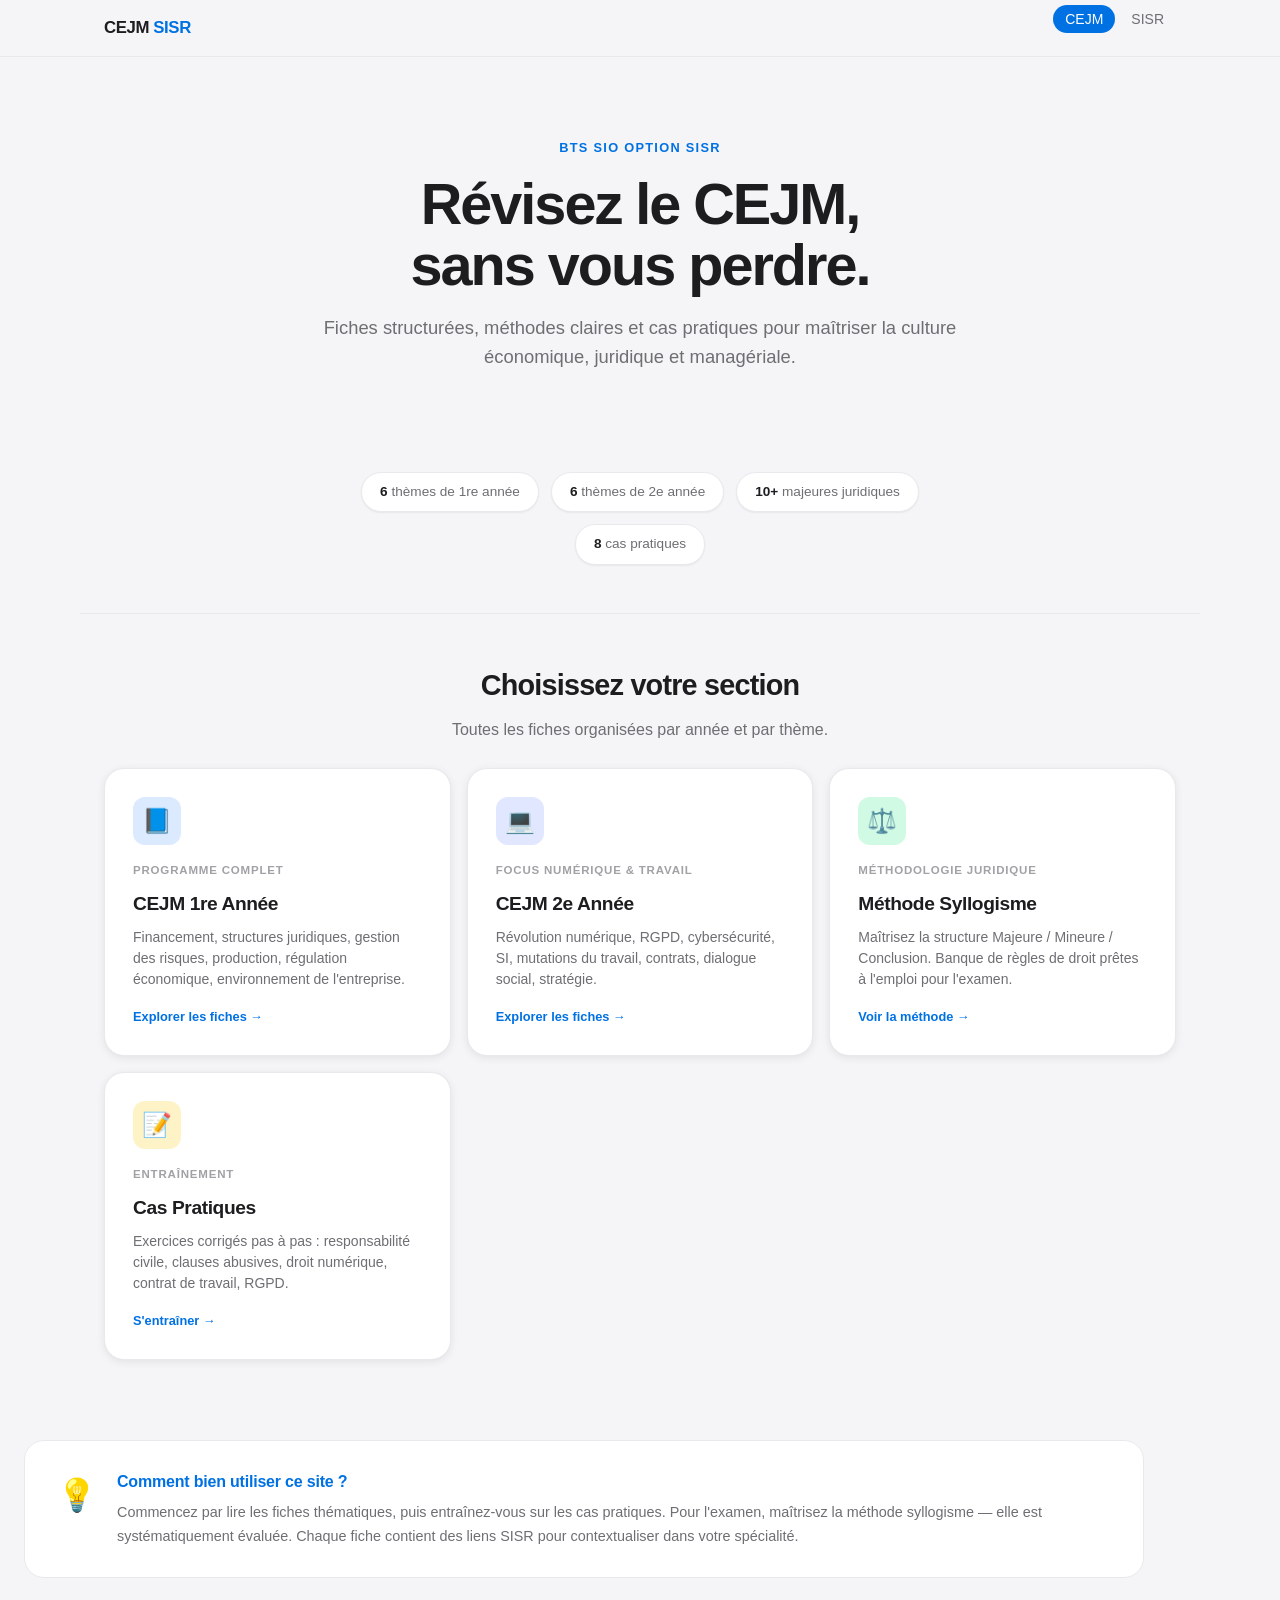
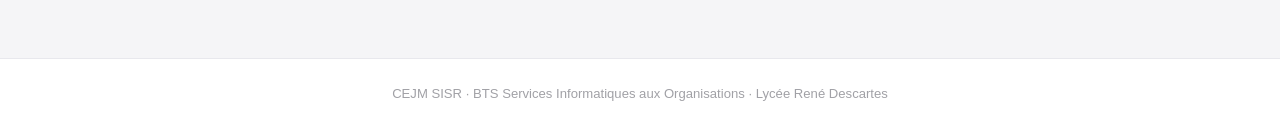
<file: index.html>
﻿<!DOCTYPE html>
<html lang="fr">
<head>
  <meta charset="UTF-8">
  <meta name="viewport" content="width=device-width, initial-scale=1.0">
  <title>CEJM — BTS SIO SISR</title>
  <link rel="stylesheet" href="css/style.css">
  <style>
    .stats-row {
      display: flex;
      flex-wrap: wrap;
      gap: 12px;
      justify-content: center;
      margin: 40px auto 0;
      max-width: 700px;
      padding: 0 24px;
    }
    .stat-pill {
      background: var(--bg-card);
      border: 1px solid var(--border-light);
      border-radius: 20px;
      padding: 8px 18px;
      font-size: 0.85rem;
      font-weight: 500;
      color: var(--text-secondary);
      box-shadow: var(--shadow-xs);
    }
    .stat-pill strong { color: var(--text); }

    .divider {
      border: none;
      border-top: 1px solid var(--border-light);
      max-width: 1120px;
      margin: 0 auto;
    }

    .section-intro {
      text-align: center;
      padding: 48px 24px 24px;
    }
    .section-intro h2 {
      font-size: 1.8rem;
      font-weight: 700;
      letter-spacing: -0.8px;
      margin-bottom: 8px;
    }
    .section-intro p {
      color: var(--text-secondary);
      max-width: 480px;
      margin: 0 auto;
    }

    .tip-section {
      background: var(--bg-card);
      border: 1px solid var(--border-light);
      border-radius: var(--radius-lg);
      padding: 28px 32px;
      max-width: 1120px;
      margin: 0 auto 80px;
      display: flex;
      gap: 20px;
      align-items: flex-start;
    }
    .tip-icon { font-size: 2rem; flex-shrink: 0; }
    .tip-section h3 { margin: 0 0 6px; font-size: 1.0rem; }
    .tip-section p { margin: 0; font-size: 0.9rem; color: var(--text-secondary); }
    .tip-section { margin: 0 24px 80px; }

    @media (max-width: 768px) {
      .tip-section { flex-direction: column; gap: 12px; margin: 0 16px 100px; }
    }
  </style>
</head>
<body>

  <header class="site-header">
    <nav class="nav">
      <a href="index.html" class="nav-logo">CEJM <span>SISR</span></a>
      <ul class="nav-links">
        <li><a href="index.html" class="active">CEJM</a></li>
        <li><a href="sisr-menu.html">SISR</a></li>
      </ul>
    </nav>
  </header>

  <!-- HERO -->
  <section class="hero-section fade-up">
    <div class="hero-eyebrow">BTS SIO option SISR</div>
    <h1 class="hero-title">Révisez le CEJM,<br>sans vous perdre.</h1>
    <p class="hero-subtitle">Fiches structurées, méthodes claires et cas pratiques pour maîtriser la culture économique, juridique et managériale.</p>
  </section>

  <!-- STATS -->
  <div class="stats-row fade-up delay-1">
    <div class="stat-pill"><strong>6</strong> thèmes de 1re année</div>
    <div class="stat-pill"><strong>6</strong> thèmes de 2e année</div>
    <div class="stat-pill"><strong>10+</strong> majeures juridiques</div>
    <div class="stat-pill"><strong>8</strong> cas pratiques</div>
  </div>

  <!-- CARDS -->
  <hr class="divider" style="margin: 48px auto 0;">
  <div class="section-intro">
    <h2>Choisissez votre section</h2>
    <p>Toutes les fiches organisées par année et par thème.</p>
  </div>

  <div class="cards-grid">

    <a href="annee1.html" class="home-card blue fade-up delay-1">
      <div class="card-icon">📘</div>
      <div class="card-eyebrow">Programme complet</div>
      <div class="card-title">CEJM 1re Année</div>
      <div class="card-desc">Financement, structures juridiques, gestion des risques, production, régulation économique, environnement de l'entreprise.</div>
      <div class="card-arrow">Explorer les fiches →</div>
    </a>

    <a href="annee2.html" class="home-card indigo fade-up delay-2">
      <div class="card-icon">💻</div>
      <div class="card-eyebrow">Focus numérique & travail</div>
      <div class="card-title">CEJM 2e Année</div>
      <div class="card-desc">Révolution numérique, RGPD, cybersécurité, SI, mutations du travail, contrats, dialogue social, stratégie.</div>
      <div class="card-arrow">Explorer les fiches →</div>
    </a>

    <a href="syllogisme.html" class="home-card emerald fade-up delay-3">
      <div class="card-icon">⚖️</div>
      <div class="card-eyebrow">Méthodologie juridique</div>
      <div class="card-title">Méthode Syllogisme</div>
      <div class="card-desc">Maîtrisez la structure Majeure / Mineure / Conclusion. Banque de règles de droit prêtes à l'emploi pour l'examen.</div>
      <div class="card-arrow">Voir la méthode →</div>
    </a>

    <a href="cas-pratiques.html" class="home-card amber fade-up delay-4">
      <div class="card-icon">📝</div>
      <div class="card-eyebrow">Entraînement</div>
      <div class="card-title">Cas Pratiques</div>
      <div class="card-desc">Exercices corrigés pas à pas : responsabilité civile, clauses abusives, droit numérique, contrat de travail, RGPD.</div>
      <div class="card-arrow">S'entraîner →</div>
    </a>

  </div>

  <!-- TIP -->
  <div class="tip-section fade-up">
    <div class="tip-icon">💡</div>
    <div>
      <h3>Comment bien utiliser ce site ?</h3>
      <p>Commencez par lire les fiches thématiques, puis entraînez-vous sur les cas pratiques. Pour l'examen, maîtrisez la méthode syllogisme — elle est systématiquement évaluée. Chaque fiche contient des liens SISR pour contextualiser dans votre spécialité.</p>
    </div>
  </div>

  <footer class="site-footer">
    CEJM SISR · BTS Services Informatiques aux Organisations · Lycée René Descartes
  </footer>

  <button id="scrollTop" title="Retour en haut">↑</button>
  <script src="js/script.js"></script>
</body>
</html>
</file>
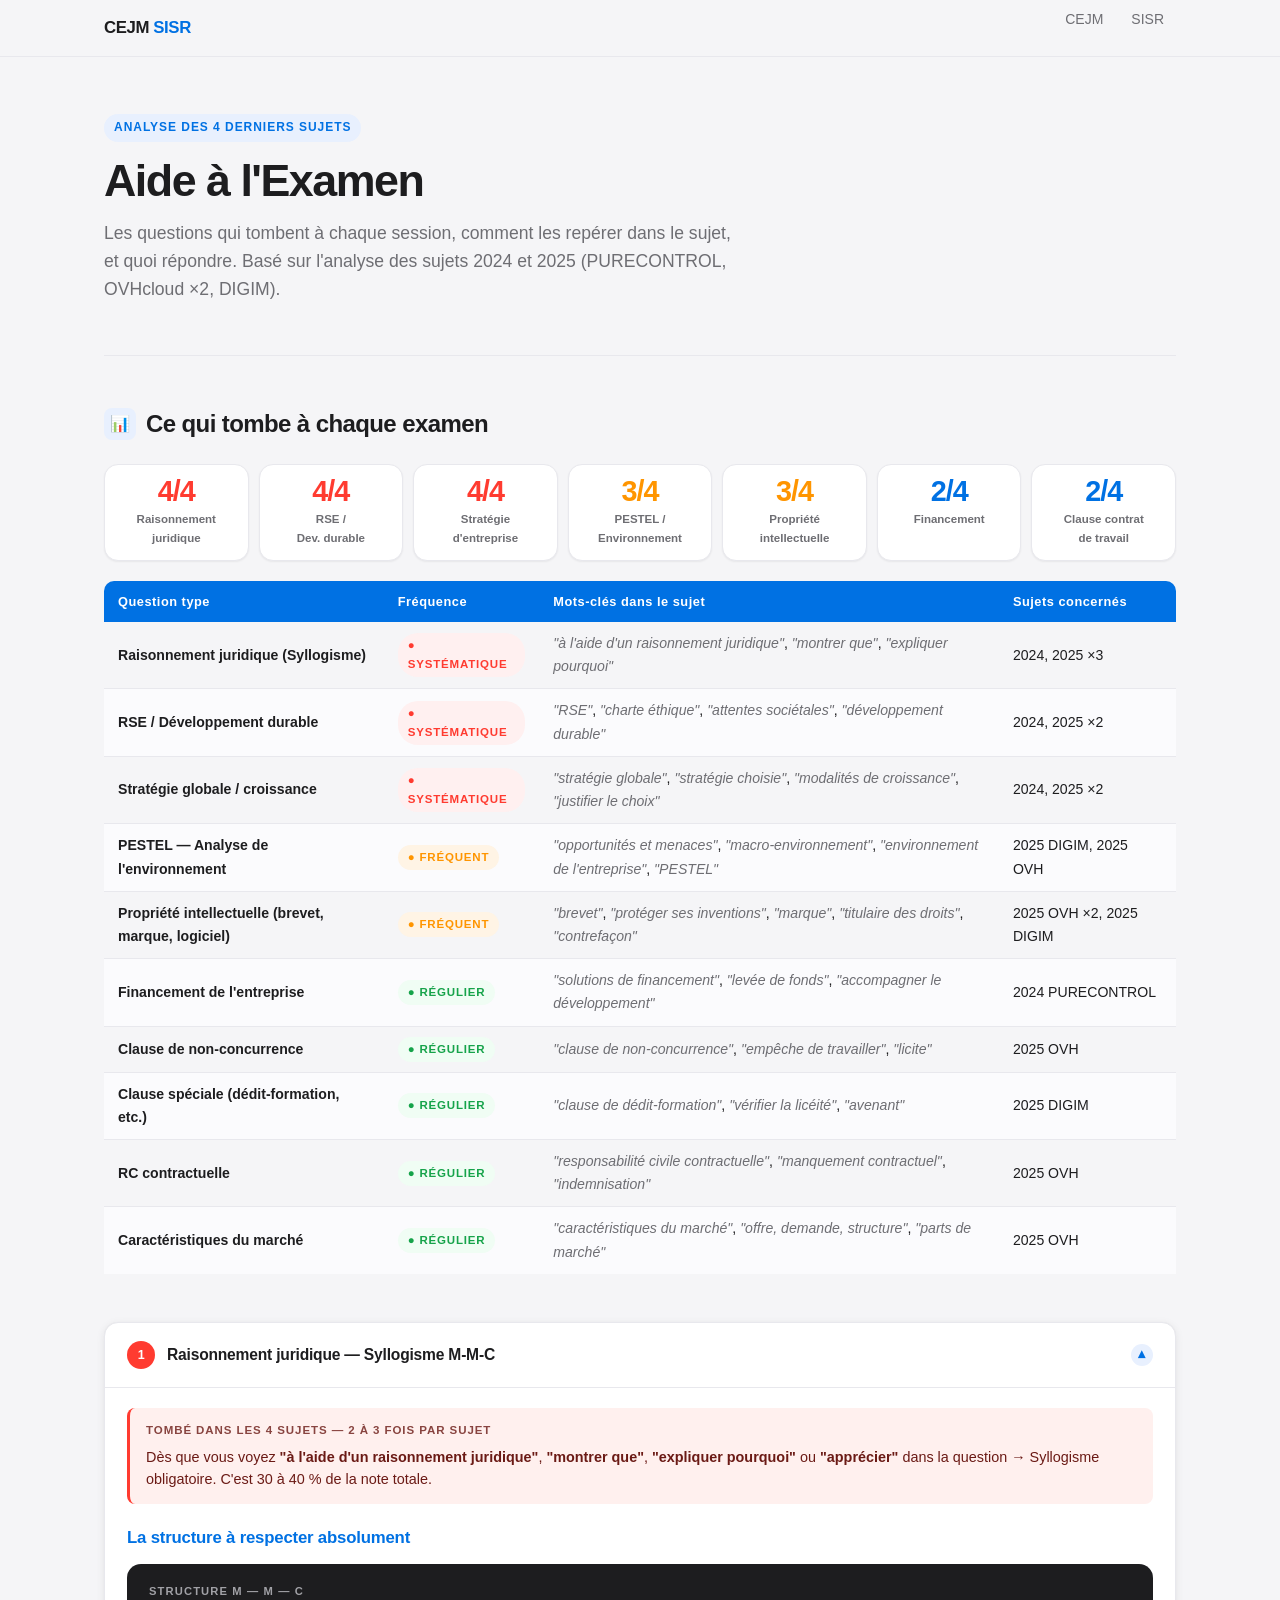
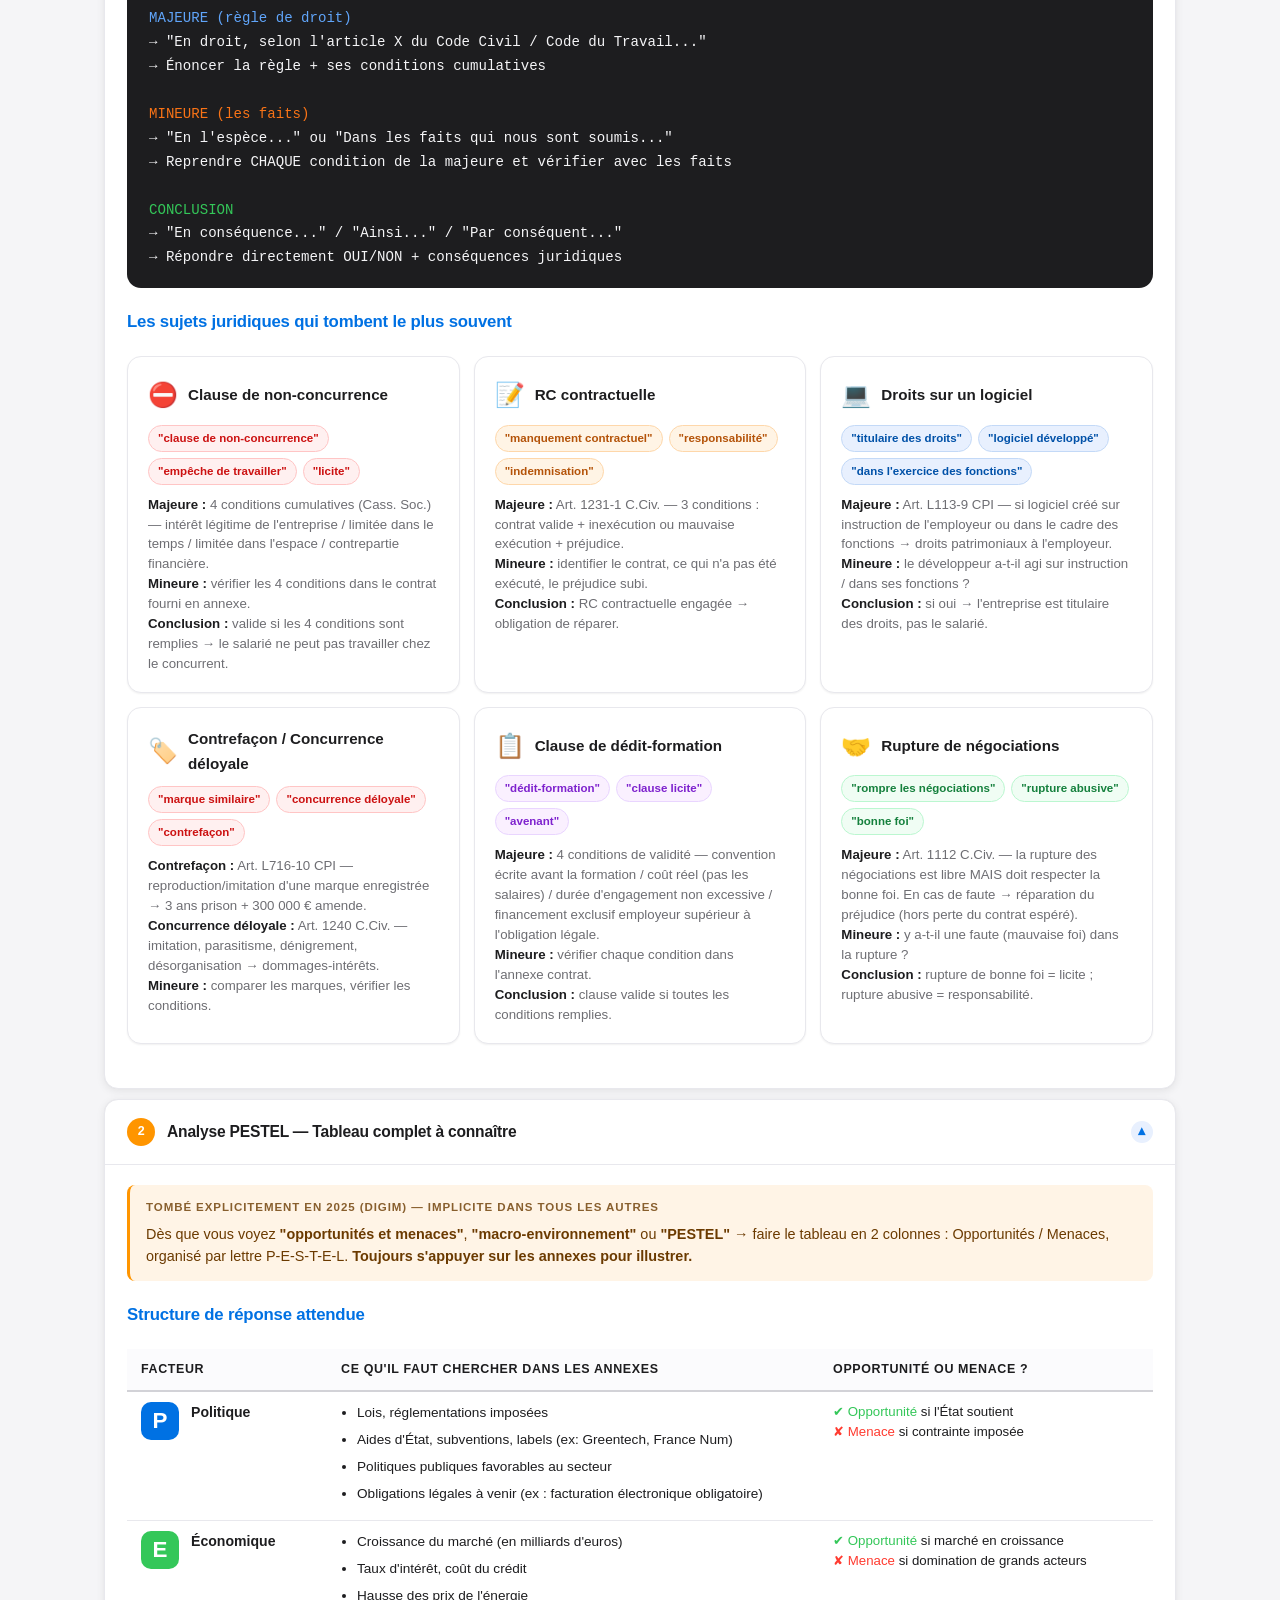
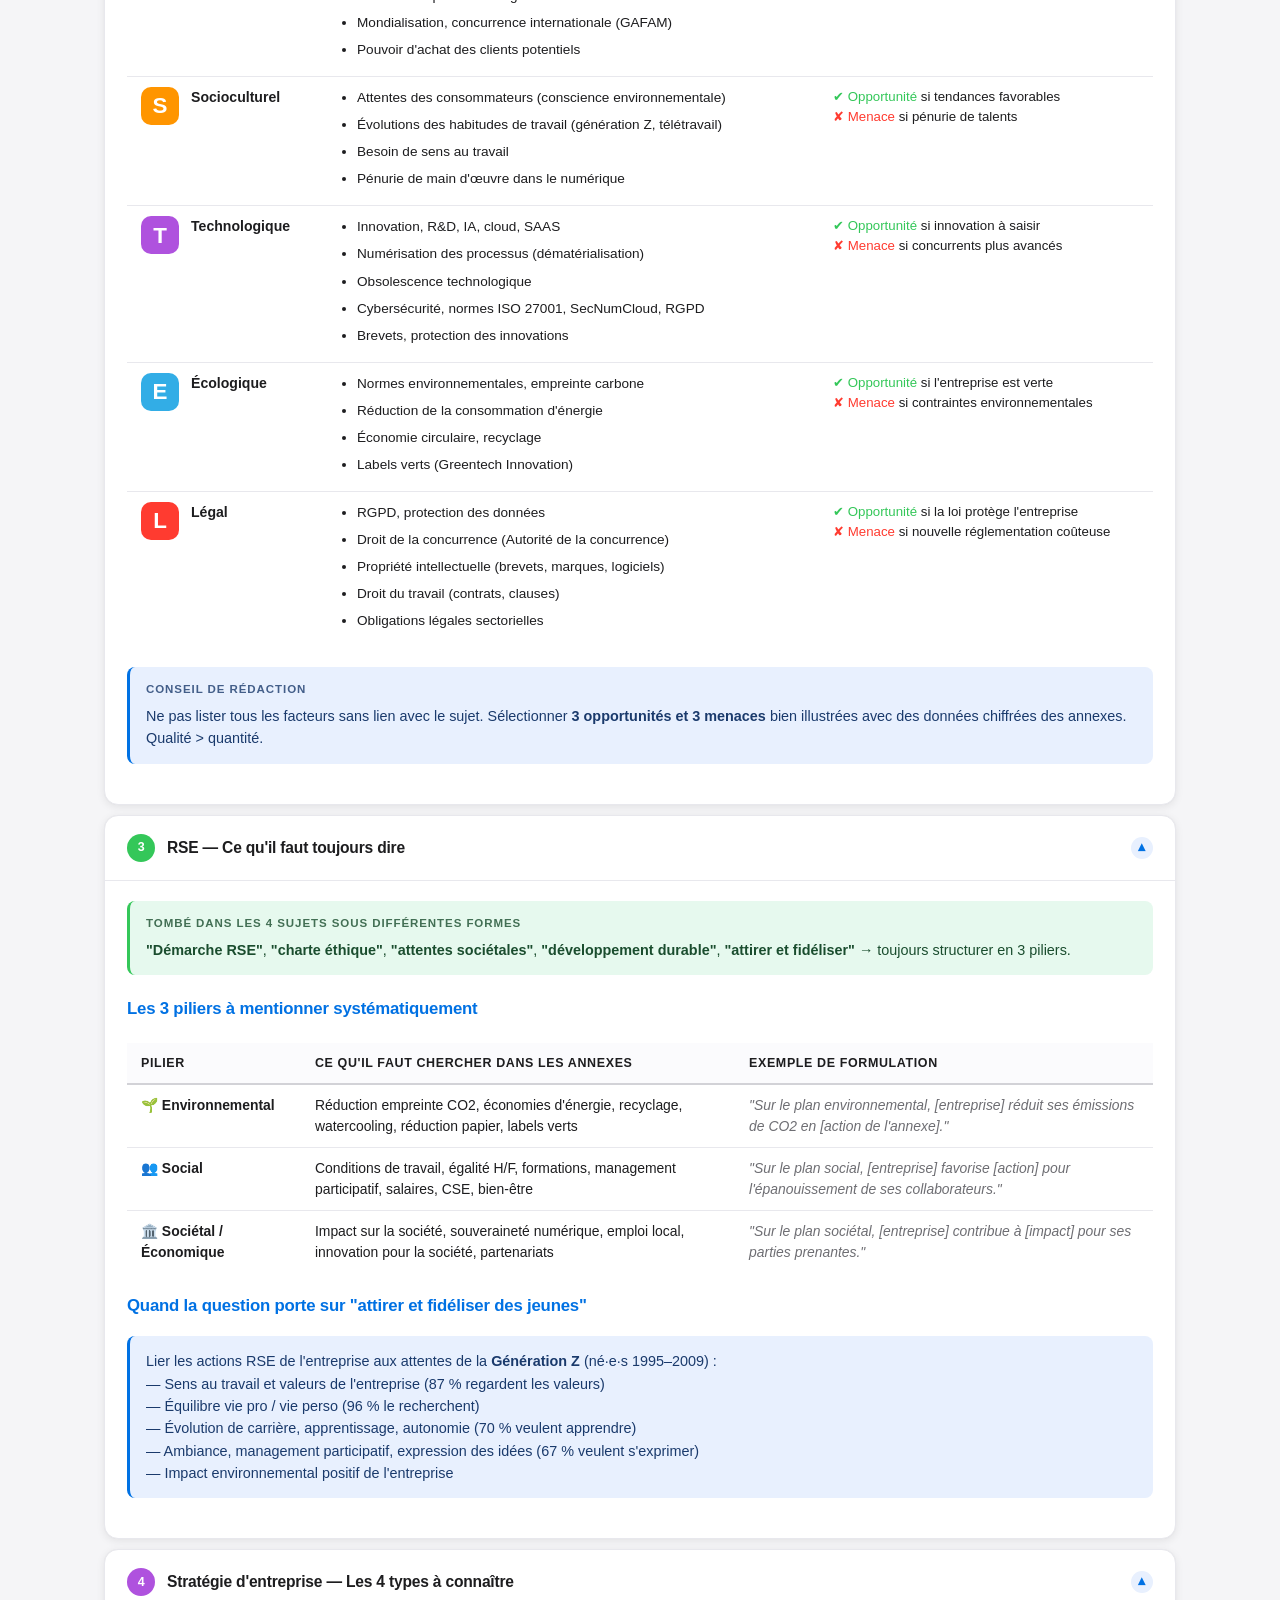
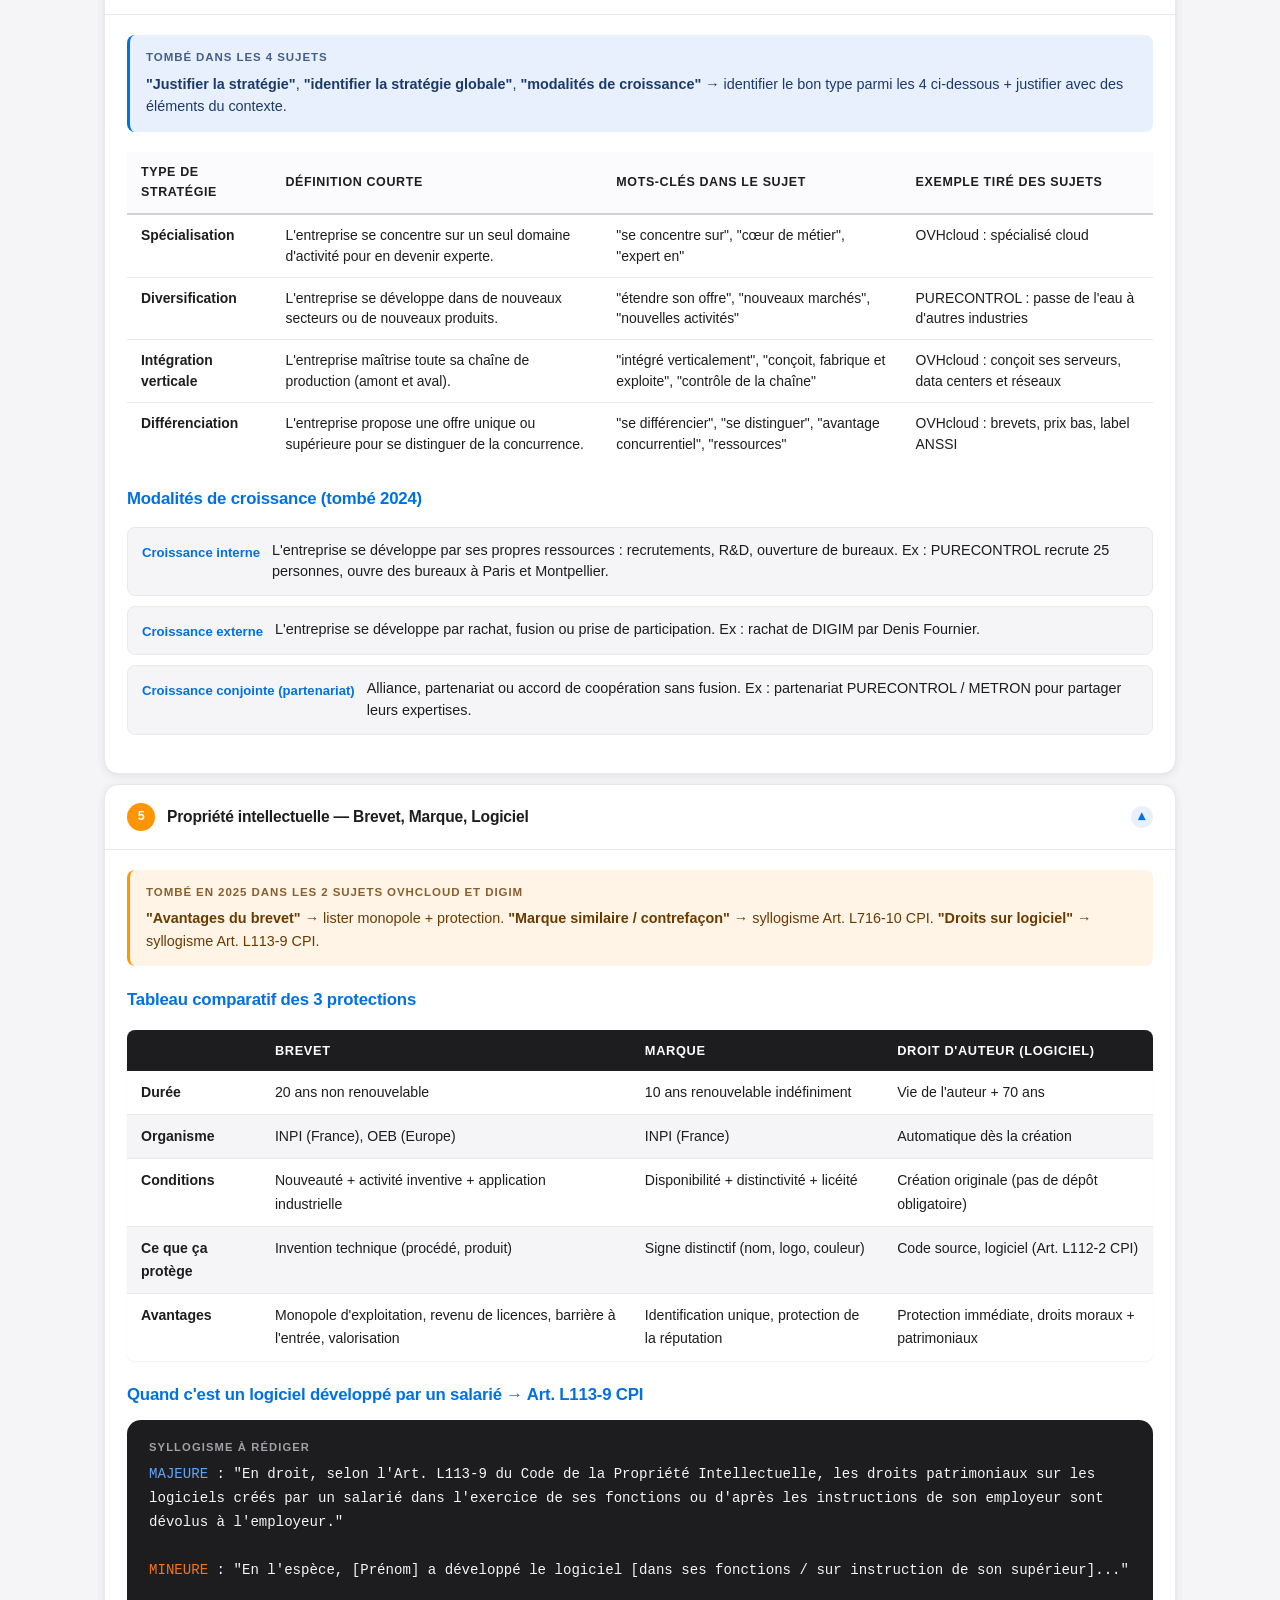
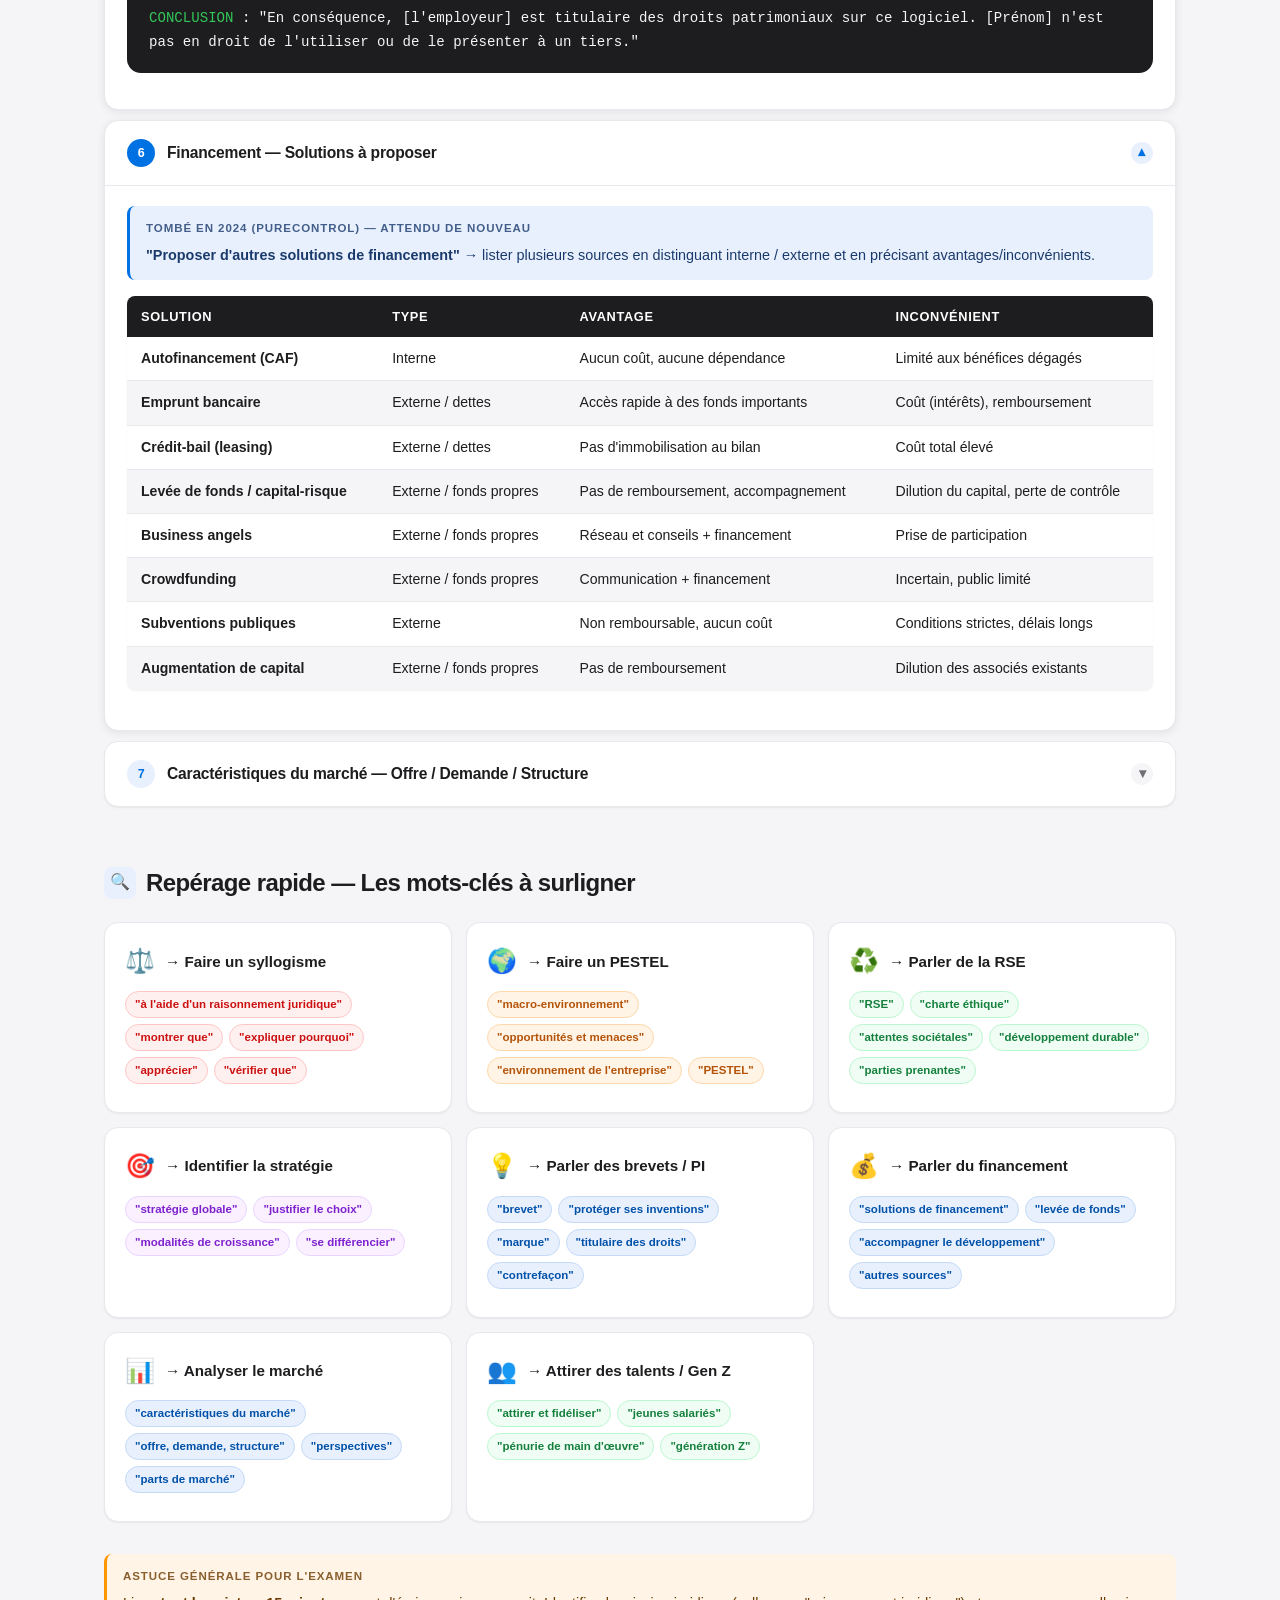
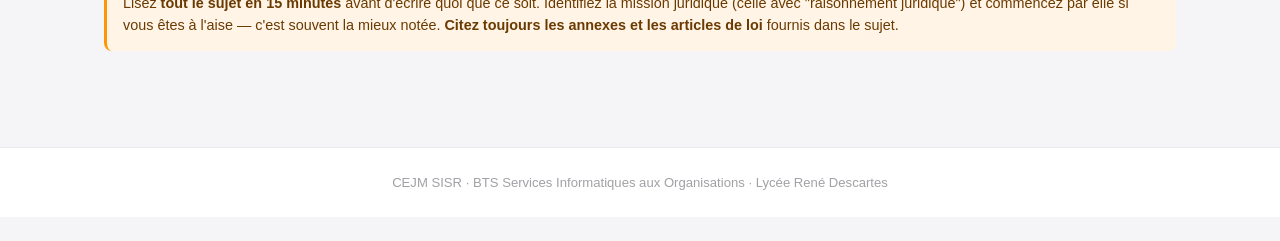
<file: aide-examen.html>
﻿<!DOCTYPE html>
<html lang="fr">
<head>
  <meta charset="UTF-8">
  <meta name="viewport" content="width=device-width, initial-scale=1.0">
  <title>Aide Examen — CEJM BTS SIO SISR</title>
  <link rel="stylesheet" href="css/style.css">
  <style>

    /* ——— FRÉQUENCE BADGE ——— */
    .freq-badge {
      display: inline-flex;
      align-items: center;
      gap: 5px;
      font-size: 0.72rem;
      font-weight: 700;
      text-transform: uppercase;
      letter-spacing: 0.07em;
      padding: 3px 10px;
      border-radius: 20px;
    }
    .freq-3 { background: #fff0f0; color: var(--red); }
    .freq-2 { background: #fff4e5; color: var(--orange); }
    .freq-1 { background: #f0fdf4; color: #16a34a; }

    /* ——— FRÉQUENCE TABLE ——— */
    .freq-table {
      width: 100%;
      border-collapse: collapse;
      font-size: 0.88rem;
      margin: 20px 0;
    }
    .freq-table th {
      background: var(--accent);
      color: #fff;
      padding: 10px 14px;
      text-align: left;
      font-weight: 700;
      font-size: 0.8rem;
      letter-spacing: 0.04em;
    }
    .freq-table th:first-child { border-radius: 10px 0 0 0; }
    .freq-table th:last-child  { border-radius: 0 10px 0 0; }
    .freq-table td {
      padding: 10px 14px;
      border-bottom: 1px solid var(--border-light);
      vertical-align: middle;
    }
    .freq-table tr:last-child td { border-bottom: none; }
    .freq-table tr:nth-child(even) td { background: var(--bg-section); }
    .freq-dots { display: flex; gap: 4px; }
    .dot { width: 10px; height: 10px; border-radius: 50%; background: var(--border); }
    .dot.on-red  { background: var(--red); }
    .dot.on-orange { background: var(--orange); }
    .dot.on-green { background: var(--green); }

    /* ——— PESTEL TABLE ——— */
    .pestel-table {
      width: 100%;
      border-collapse: collapse;
      font-size: 0.87rem;
      margin: 20px 0;
    }
    .pestel-table th {
      padding: 10px 14px;
      text-align: left;
      font-size: 0.78rem;
      font-weight: 700;
      text-transform: uppercase;
      letter-spacing: 0.05em;
      background: var(--bg-section);
      border-bottom: 2px solid var(--border);
    }
    .pestel-table td {
      padding: 10px 14px;
      border-bottom: 1px solid var(--border-light);
      vertical-align: top;
      line-height: 1.5;
    }
    .pestel-table tr:last-child td { border-bottom: none; }
    .pestel-letter {
      font-size: 1.4rem;
      font-weight: 800;
      width: 38px;
      height: 38px;
      border-radius: 10px;
      display: flex;
      align-items: center;
      justify-content: center;
      color: #fff;
      flex-shrink: 0;
    }
    .p-p  { background: #0071e3; }
    .p-e  { background: #34c759; }
    .p-s  { background: #ff9500; }
    .p-t  { background: #af52de; }
    .p-ec { background: #32ade6; }
    .p-l  { background: #ff3b30; }
    .pestel-row { display: flex; align-items: flex-start; gap: 12px; }
    .pestel-content strong { display: block; font-size: 0.88rem; margin-bottom: 4px; color: var(--text); }
    .pestel-content ul { margin: 4px 0 0 16px; color: var(--text-secondary); font-size: 0.82rem; }
    .pestel-content ul li { margin-bottom: 2px; }

    /* ——— TRIGGER CARD ——— */
    .trigger-grid {
      display: grid;
      grid-template-columns: repeat(auto-fill, minmax(300px, 1fr));
      gap: 14px;
      margin: 20px 0;
    }
    .trigger-card {
      background: var(--bg-card);
      border: 1px solid var(--border-light);
      border-radius: var(--radius);
      padding: 18px 20px;
      box-shadow: var(--shadow-xs);
    }
    .trigger-card .tc-header {
      display: flex;
      align-items: center;
      gap: 10px;
      margin-bottom: 10px;
    }
    .trigger-card .tc-icon {
      font-size: 1.5rem;
      flex-shrink: 0;
    }
    .trigger-card .tc-title {
      font-size: 0.95rem;
      font-weight: 700;
    }
    .trigger-card .tc-keywords {
      display: flex;
      flex-wrap: wrap;
      gap: 6px;
      margin-bottom: 10px;
    }
    .kw {
      background: var(--accent-soft);
      color: var(--accent-dark);
      font-size: 0.72rem;
      font-weight: 700;
      padding: 3px 9px;
      border-radius: 20px;
      border: 1px solid #c3d9f7;
    }
    .kw-red { background: #fff0f0; color: #cc1111; border-color: #ffc5c5; }
    .kw-orange { background: #fff4e5; color: #b45309; border-color: #fed7aa; }
    .kw-green { background: #f0fdf4; color: #15803d; border-color: #bbf7d0; }
    .kw-purple { background: #faf0ff; color: #7e22ce; border-color: #e9d5ff; }
    .trigger-card .tc-answer {
      font-size: 0.83rem;
      color: var(--text-secondary);
      line-height: 1.5;
    }
    .trigger-card .tc-answer strong { color: var(--text); }

    /* ——— MÉTHODE STEP ——— */
    .method-steps {
      display: flex;
      flex-direction: column;
      gap: 12px;
      margin: 16px 0;
    }
    .method-step {
      display: flex;
      gap: 14px;
      align-items: flex-start;
    }
    .step-num {
      width: 30px; height: 30px;
      border-radius: 50%;
      background: var(--accent);
      color: #fff;
      font-size: 0.82rem;
      font-weight: 800;
      display: flex;
      align-items: center;
      justify-content: center;
      flex-shrink: 0;
      margin-top: 2px;
    }
    .step-num.red { background: var(--red); }
    .step-num.orange { background: var(--orange); }
    .step-num.green { background: var(--green); }
    .step-body { font-size: 0.88rem; color: var(--text-secondary); line-height: 1.55; }
    .step-body strong { color: var(--text); }

    /* ——— FORMULE BOX ——— */
    .formule-box {
      background: #1d1d1f;
      color: #f5f5f7;
      border-radius: var(--radius);
      padding: 18px 22px;
      font-family: "SF Mono", "Fira Code", monospace;
      font-size: 0.88rem;
      line-height: 1.7;
      margin: 12px 0;
    }
    .formule-box .f-label {
      font-family: var(--font);
      font-size: 0.7rem;
      font-weight: 700;
      text-transform: uppercase;
      letter-spacing: 0.1em;
      color: #a1a1a6;
      margin-bottom: 6px;
    }
    .f-m { color: #60a5fa; }
    .f-mi { color: #f97316; }
    .f-c  { color: #34c759; }

    /* ——— SCORE ROW ——— */
    .score-row {
      display: flex;
      flex-wrap: wrap;
      gap: 10px;
      margin: 20px 0;
    }
    .score-pill {
      background: var(--bg-card);
      border: 1px solid var(--border-light);
      border-radius: var(--radius);
      padding: 12px 18px;
      display: flex;
      flex-direction: column;
      align-items: center;
      min-width: 120px;
      box-shadow: var(--shadow-xs);
      flex: 1;
    }
    .score-pill .sp-num {
      font-size: 1.8rem;
      font-weight: 800;
      letter-spacing: -1px;
      line-height: 1;
    }
    .score-pill .sp-label {
      font-size: 0.72rem;
      font-weight: 600;
      color: var(--text-secondary);
      text-align: center;
      margin-top: 4px;
    }
    .sp-red { color: var(--red); }
    .sp-orange { color: var(--orange); }
    .sp-blue { color: var(--accent); }
    .sp-green { color: var(--green); }

    @media (max-width: 768px) {
      .trigger-grid { grid-template-columns: 1fr; }
      .score-row { gap: 8px; }
      .score-pill { min-width: 90px; }
    }
  </style>
</head>
<body>

  <header class="site-header">
    <nav class="nav">
      <a href="index.html" class="nav-logo">CEJM <span>SISR</span></a>
      <ul class="nav-links">
        <li><a href="index.html" class="active">CEJM</a></li>
        <li><a href="sisr-menu.html">SISR</a></li>
      </ul>
    </nav>
  </header>

  <main class="page">

    <!-- HERO -->
    <div class="page-hero">
      <div class="badge">Analyse des 4 derniers sujets</div>
      <h1>Aide à l'Examen</h1>
      <p>Les questions qui tombent à chaque session, comment les repérer dans le sujet, et quoi répondre. Basé sur l'analyse des sujets 2024 et 2025 (PURECONTROL, OVHcloud ×2, DIGIM).</p>
    </div>


    <!-- ═══════════════════════════════
         TABLEAU DE FRÉQUENCE
    ════════════════════════════════ -->
    <h2 class="section-title"><span class="icon">📊</span>Ce qui tombe à chaque examen</h2>

    <div class="score-row">
      <div class="score-pill">
        <span class="sp-num sp-red">4/4</span>
        <span class="sp-label">Raisonnement<br>juridique</span>
      </div>
      <div class="score-pill">
        <span class="sp-num sp-red">4/4</span>
        <span class="sp-label">RSE /<br>Dev. durable</span>
      </div>
      <div class="score-pill">
        <span class="sp-num sp-red">4/4</span>
        <span class="sp-label">Stratégie<br>d'entreprise</span>
      </div>
      <div class="score-pill">
        <span class="sp-num sp-orange">3/4</span>
        <span class="sp-label">PESTEL /<br>Environnement</span>
      </div>
      <div class="score-pill">
        <span class="sp-num sp-orange">3/4</span>
        <span class="sp-label">Propriété<br>intellectuelle</span>
      </div>
      <div class="score-pill">
        <span class="sp-num sp-blue">2/4</span>
        <span class="sp-label">Financement</span>
      </div>
      <div class="score-pill">
        <span class="sp-num sp-blue">2/4</span>
        <span class="sp-label">Clause contrat<br>de travail</span>
      </div>
    </div>

    <table class="freq-table">
      <thead>
        <tr>
          <th>Question type</th>
          <th>Fréquence</th>
          <th>Mots-clés dans le sujet</th>
          <th>Sujets concernés</th>
        </tr>
      </thead>
      <tbody>
        <tr>
          <td><strong>Raisonnement juridique (Syllogisme)</strong></td>
          <td><span class="freq-badge freq-3">● Systématique</span></td>
          <td><em>"à l'aide d'un raisonnement juridique"</em>, <em>"montrer que"</em>, <em>"expliquer pourquoi"</em></td>
          <td>2024, 2025 ×3</td>
        </tr>
        <tr>
          <td><strong>RSE / Développement durable</strong></td>
          <td><span class="freq-badge freq-3">● Systématique</span></td>
          <td><em>"RSE"</em>, <em>"charte éthique"</em>, <em>"attentes sociétales"</em>, <em>"développement durable"</em></td>
          <td>2024, 2025 ×2</td>
        </tr>
        <tr>
          <td><strong>Stratégie globale / croissance</strong></td>
          <td><span class="freq-badge freq-3">● Systématique</span></td>
          <td><em>"stratégie globale"</em>, <em>"stratégie choisie"</em>, <em>"modalités de croissance"</em>, <em>"justifier le choix"</em></td>
          <td>2024, 2025 ×2</td>
        </tr>
        <tr>
          <td><strong>PESTEL — Analyse de l'environnement</strong></td>
          <td><span class="freq-badge freq-2">● Fréquent</span></td>
          <td><em>"opportunités et menaces"</em>, <em>"macro-environnement"</em>, <em>"environnement de l'entreprise"</em>, <em>"PESTEL"</em></td>
          <td>2025 DIGIM, 2025 OVH</td>
        </tr>
        <tr>
          <td><strong>Propriété intellectuelle (brevet, marque, logiciel)</strong></td>
          <td><span class="freq-badge freq-2">● Fréquent</span></td>
          <td><em>"brevet"</em>, <em>"protéger ses inventions"</em>, <em>"marque"</em>, <em>"titulaire des droits"</em>, <em>"contrefaçon"</em></td>
          <td>2025 OVH ×2, 2025 DIGIM</td>
        </tr>
        <tr>
          <td><strong>Financement de l'entreprise</strong></td>
          <td><span class="freq-badge freq-1">● Régulier</span></td>
          <td><em>"solutions de financement"</em>, <em>"levée de fonds"</em>, <em>"accompagner le développement"</em></td>
          <td>2024 PURECONTROL</td>
        </tr>
        <tr>
          <td><strong>Clause de non-concurrence</strong></td>
          <td><span class="freq-badge freq-1">● Régulier</span></td>
          <td><em>"clause de non-concurrence"</em>, <em>"empêche de travailler"</em>, <em>"licite"</em></td>
          <td>2025 OVH</td>
        </tr>
        <tr>
          <td><strong>Clause spéciale (dédit-formation, etc.)</strong></td>
          <td><span class="freq-badge freq-1">● Régulier</span></td>
          <td><em>"clause de dédit-formation"</em>, <em>"vérifier la licéité"</em>, <em>"avenant"</em></td>
          <td>2025 DIGIM</td>
        </tr>
        <tr>
          <td><strong>RC contractuelle</strong></td>
          <td><span class="freq-badge freq-1">● Régulier</span></td>
          <td><em>"responsabilité civile contractuelle"</em>, <em>"manquement contractuel"</em>, <em>"indemnisation"</em></td>
          <td>2025 OVH</td>
        </tr>
        <tr>
          <td><strong>Caractéristiques du marché</strong></td>
          <td><span class="freq-badge freq-1">● Régulier</span></td>
          <td><em>"caractéristiques du marché"</em>, <em>"offre, demande, structure"</em>, <em>"parts de marché"</em></td>
          <td>2025 OVH</td>
        </tr>
      </tbody>
    </table>


    <!-- ═══════════════════════════════
         1. RAISONNEMENT JURIDIQUE
    ════════════════════════════════ -->
    <div class="accordion-group" style="margin-top:48px;">

      <div class="accordion open">
        <div class="accordion-header">
          <div class="acc-left"><div class="acc-num" style="background:var(--red)">1</div>Raisonnement juridique — Syllogisme M-M-C</div>
          <div class="acc-chevron">▾</div>
        </div>
        <div class="accordion-body">
          <div class="accordion-content">

            <div class="callout callout-red">
              <div class="callout-title">Tombé dans les 4 sujets — 2 à 3 fois par sujet</div>
              Dès que vous voyez <strong>"à l'aide d'un raisonnement juridique"</strong>, <strong>"montrer que"</strong>, <strong>"expliquer pourquoi"</strong> ou <strong>"apprécier"</strong> dans la question → Syllogisme obligatoire. C'est 30 à 40 % de la note totale.
            </div>

            <h3>La structure à respecter absolument</h3>
            <div class="formule-box">
              <div class="f-label">Structure M — M — C</div>
              <span class="f-m">MAJEURE (règle de droit)</span><br>
              → "En droit, selon l'article X du Code Civil / Code du Travail..."<br>
              → Énoncer la règle + ses conditions cumulatives<br><br>
              <span class="f-mi">MINEURE (les faits)</span><br>
              → "En l'espèce..." ou "Dans les faits qui nous sont soumis..."<br>
              → Reprendre CHAQUE condition de la majeure et vérifier avec les faits<br><br>
              <span class="f-c">CONCLUSION</span><br>
              → "En conséquence..." / "Ainsi..." / "Par conséquent..."<br>
              → Répondre directement OUI/NON + conséquences juridiques
            </div>

            <h3>Les sujets juridiques qui tombent le plus souvent</h3>
            <div class="trigger-grid">

              <div class="trigger-card">
                <div class="tc-header">
                  <span class="tc-icon">⛔</span>
                  <span class="tc-title">Clause de non-concurrence</span>
                </div>
                <div class="tc-keywords">
                  <span class="kw kw-red">"clause de non-concurrence"</span>
                  <span class="kw kw-red">"empêche de travailler"</span>
                  <span class="kw kw-red">"licite"</span>
                </div>
                <div class="tc-answer">
                  <strong>Majeure :</strong> 4 conditions cumulatives (Cass. Soc.) — intérêt légitime de l'entreprise / limitée dans le temps / limitée dans l'espace / contrepartie financière.<br>
                  <strong>Mineure :</strong> vérifier les 4 conditions dans le contrat fourni en annexe.<br>
                  <strong>Conclusion :</strong> valide si les 4 conditions sont remplies → le salarié ne peut pas travailler chez le concurrent.
                </div>
              </div>

              <div class="trigger-card">
                <div class="tc-header">
                  <span class="tc-icon">📝</span>
                  <span class="tc-title">RC contractuelle</span>
                </div>
                <div class="tc-keywords">
                  <span class="kw kw-orange">"manquement contractuel"</span>
                  <span class="kw kw-orange">"responsabilité"</span>
                  <span class="kw kw-orange">"indemnisation"</span>
                </div>
                <div class="tc-answer">
                  <strong>Majeure :</strong> Art. 1231-1 C.Civ. — 3 conditions : contrat valide + inexécution ou mauvaise exécution + préjudice.<br>
                  <strong>Mineure :</strong> identifier le contrat, ce qui n'a pas été exécuté, le préjudice subi.<br>
                  <strong>Conclusion :</strong> RC contractuelle engagée → obligation de réparer.
                </div>
              </div>

              <div class="trigger-card">
                <div class="tc-header">
                  <span class="tc-icon">💻</span>
                  <span class="tc-title">Droits sur un logiciel</span>
                </div>
                <div class="tc-keywords">
                  <span class="kw">"titulaire des droits"</span>
                  <span class="kw">"logiciel développé"</span>
                  <span class="kw">"dans l'exercice des fonctions"</span>
                </div>
                <div class="tc-answer">
                  <strong>Majeure :</strong> Art. L113-9 CPI — si logiciel créé sur instruction de l'employeur ou dans le cadre des fonctions → droits patrimoniaux à l'employeur.<br>
                  <strong>Mineure :</strong> le développeur a-t-il agi sur instruction / dans ses fonctions ?<br>
                  <strong>Conclusion :</strong> si oui → l'entreprise est titulaire des droits, pas le salarié.
                </div>
              </div>

              <div class="trigger-card">
                <div class="tc-header">
                  <span class="tc-icon">🏷️</span>
                  <span class="tc-title">Contrefaçon / Concurrence déloyale</span>
                </div>
                <div class="tc-keywords">
                  <span class="kw kw-red">"marque similaire"</span>
                  <span class="kw kw-red">"concurrence déloyale"</span>
                  <span class="kw kw-red">"contrefaçon"</span>
                </div>
                <div class="tc-answer">
                  <strong>Contrefaçon :</strong> Art. L716-10 CPI — reproduction/imitation d'une marque enregistrée → 3 ans prison + 300 000 € amende.<br>
                  <strong>Concurrence déloyale :</strong> Art. 1240 C.Civ. — imitation, parasitisme, dénigrement, désorganisation → dommages-intérêts.<br>
                  <strong>Mineure :</strong> comparer les marques, vérifier les conditions.
                </div>
              </div>

              <div class="trigger-card">
                <div class="tc-header">
                  <span class="tc-icon">📋</span>
                  <span class="tc-title">Clause de dédit-formation</span>
                </div>
                <div class="tc-keywords">
                  <span class="kw kw-purple">"dédit-formation"</span>
                  <span class="kw kw-purple">"clause licite"</span>
                  <span class="kw kw-purple">"avenant"</span>
                </div>
                <div class="tc-answer">
                  <strong>Majeure :</strong> 4 conditions de validité — convention écrite avant la formation / coût réel (pas les salaires) / durée d'engagement non excessive / financement exclusif employeur supérieur à l'obligation légale.<br>
                  <strong>Mineure :</strong> vérifier chaque condition dans l'annexe contrat.<br>
                  <strong>Conclusion :</strong> clause valide si toutes les conditions remplies.
                </div>
              </div>

              <div class="trigger-card">
                <div class="tc-header">
                  <span class="tc-icon">🤝</span>
                  <span class="tc-title">Rupture de négociations</span>
                </div>
                <div class="tc-keywords">
                  <span class="kw kw-green">"rompre les négociations"</span>
                  <span class="kw kw-green">"rupture abusive"</span>
                  <span class="kw kw-green">"bonne foi"</span>
                </div>
                <div class="tc-answer">
                  <strong>Majeure :</strong> Art. 1112 C.Civ. — la rupture des négociations est libre MAIS doit respecter la bonne foi. En cas de faute → réparation du préjudice (hors perte du contrat espéré).<br>
                  <strong>Mineure :</strong> y a-t-il une faute (mauvaise foi) dans la rupture ?<br>
                  <strong>Conclusion :</strong> rupture de bonne foi = licite ; rupture abusive = responsabilité.
                </div>
              </div>

            </div>

          </div>
        </div>
      </div>


      <!-- ═══════════════════════════════
           2. PESTEL
      ════════════════════════════════ -->
      <div class="accordion open">
        <div class="accordion-header">
          <div class="acc-left"><div class="acc-num" style="background:var(--orange)">2</div>Analyse PESTEL — Tableau complet à connaître</div>
          <div class="acc-chevron">▾</div>
        </div>
        <div class="accordion-body">
          <div class="accordion-content">

            <div class="callout callout-orange">
              <div class="callout-title">Tombé explicitement en 2025 (DIGIM) — implicite dans tous les autres</div>
              Dès que vous voyez <strong>"opportunités et menaces"</strong>, <strong>"macro-environnement"</strong> ou <strong>"PESTEL"</strong> → faire le tableau en 2 colonnes : Opportunités / Menaces, organisé par lettre P-E-S-T-E-L. <strong>Toujours s'appuyer sur les annexes pour illustrer.</strong>
            </div>

            <h3>Structure de réponse attendue</h3>
            <table class="pestel-table">
              <thead>
                <tr>
                  <th style="width:200px">Facteur</th>
                  <th>Ce qu'il faut chercher dans les annexes</th>
                  <th>Opportunité ou Menace ?</th>
                </tr>
              </thead>
              <tbody>
                <tr>
                  <td>
                    <div class="pestel-row">
                      <div class="pestel-letter p-p">P</div>
                      <div class="pestel-content"><strong>Politique</strong></div>
                    </div>
                  </td>
                  <td>
                    <ul style="margin:0;padding-left:16px;font-size:0.85rem;">
                      <li>Lois, réglementations imposées</li>
                      <li>Aides d'État, subventions, labels (ex: Greentech, France Num)</li>
                      <li>Politiques publiques favorables au secteur</li>
                      <li>Obligations légales à venir (ex : facturation électronique obligatoire)</li>
                    </ul>
                  </td>
                  <td style="font-size:0.83rem;">
                    <span style="color:var(--green)">✔ Opportunité</span> si l'État soutient<br>
                    <span style="color:var(--red)">✘ Menace</span> si contrainte imposée
                  </td>
                </tr>
                <tr>
                  <td>
                    <div class="pestel-row">
                      <div class="pestel-letter p-e">E</div>
                      <div class="pestel-content"><strong>Économique</strong></div>
                    </div>
                  </td>
                  <td>
                    <ul style="margin:0;padding-left:16px;font-size:0.85rem;">
                      <li>Croissance du marché (en milliards d'euros)</li>
                      <li>Taux d'intérêt, coût du crédit</li>
                      <li>Hausse des prix de l'énergie</li>
                      <li>Mondialisation, concurrence internationale (GAFAM)</li>
                      <li>Pouvoir d'achat des clients potentiels</li>
                    </ul>
                  </td>
                  <td style="font-size:0.83rem;">
                    <span style="color:var(--green)">✔ Opportunité</span> si marché en croissance<br>
                    <span style="color:var(--red)">✘ Menace</span> si domination de grands acteurs
                  </td>
                </tr>
                <tr>
                  <td>
                    <div class="pestel-row">
                      <div class="pestel-letter p-s">S</div>
                      <div class="pestel-content"><strong>Socioculturel</strong></div>
                    </div>
                  </td>
                  <td>
                    <ul style="margin:0;padding-left:16px;font-size:0.85rem;">
                      <li>Attentes des consommateurs (conscience environnementale)</li>
                      <li>Évolutions des habitudes de travail (génération Z, télétravail)</li>
                      <li>Besoin de sens au travail</li>
                      <li>Pénurie de main d'œuvre dans le numérique</li>
                    </ul>
                  </td>
                  <td style="font-size:0.83rem;">
                    <span style="color:var(--green)">✔ Opportunité</span> si tendances favorables<br>
                    <span style="color:var(--red)">✘ Menace</span> si pénurie de talents
                  </td>
                </tr>
                <tr>
                  <td>
                    <div class="pestel-row">
                      <div class="pestel-letter p-t">T</div>
                      <div class="pestel-content"><strong>Technologique</strong></div>
                    </div>
                  </td>
                  <td>
                    <ul style="margin:0;padding-left:16px;font-size:0.85rem;">
                      <li>Innovation, R&D, IA, cloud, SAAS</li>
                      <li>Numérisation des processus (dématérialisation)</li>
                      <li>Obsolescence technologique</li>
                      <li>Cybersécurité, normes ISO 27001, SecNumCloud, RGPD</li>
                      <li>Brevets, protection des innovations</li>
                    </ul>
                  </td>
                  <td style="font-size:0.83rem;">
                    <span style="color:var(--green)">✔ Opportunité</span> si innovation à saisir<br>
                    <span style="color:var(--red)">✘ Menace</span> si concurrents plus avancés
                  </td>
                </tr>
                <tr>
                  <td>
                    <div class="pestel-row">
                      <div class="pestel-letter p-ec">E</div>
                      <div class="pestel-content"><strong>Écologique</strong></div>
                    </div>
                  </td>
                  <td>
                    <ul style="margin:0;padding-left:16px;font-size:0.85rem;">
                      <li>Normes environnementales, empreinte carbone</li>
                      <li>Réduction de la consommation d'énergie</li>
                      <li>Économie circulaire, recyclage</li>
                      <li>Labels verts (Greentech Innovation)</li>
                    </ul>
                  </td>
                  <td style="font-size:0.83rem;">
                    <span style="color:var(--green)">✔ Opportunité</span> si l'entreprise est verte<br>
                    <span style="color:var(--red)">✘ Menace</span> si contraintes environnementales
                  </td>
                </tr>
                <tr>
                  <td>
                    <div class="pestel-row">
                      <div class="pestel-letter p-l">L</div>
                      <div class="pestel-content"><strong>Légal</strong></div>
                    </div>
                  </td>
                  <td>
                    <ul style="margin:0;padding-left:16px;font-size:0.85rem;">
                      <li>RGPD, protection des données</li>
                      <li>Droit de la concurrence (Autorité de la concurrence)</li>
                      <li>Propriété intellectuelle (brevets, marques, logiciels)</li>
                      <li>Droit du travail (contrats, clauses)</li>
                      <li>Obligations légales sectorielles</li>
                    </ul>
                  </td>
                  <td style="font-size:0.83rem;">
                    <span style="color:var(--green)">✔ Opportunité</span> si la loi protège l'entreprise<br>
                    <span style="color:var(--red)">✘ Menace</span> si nouvelle réglementation coûteuse
                  </td>
                </tr>
              </tbody>
            </table>

            <div class="callout callout-blue">
              <div class="callout-title">Conseil de rédaction</div>
              Ne pas lister tous les facteurs sans lien avec le sujet. Sélectionner <strong>3 opportunités et 3 menaces</strong> bien illustrées avec des données chiffrées des annexes. Qualité > quantité.
            </div>

          </div>
        </div>
      </div>


      <!-- ═══════════════════════════════
           3. RSE
      ════════════════════════════════ -->
      <div class="accordion open">
        <div class="accordion-header">
          <div class="acc-left"><div class="acc-num" style="background:var(--green)">3</div>RSE — Ce qu'il faut toujours dire</div>
          <div class="acc-chevron">▾</div>
        </div>
        <div class="accordion-body">
          <div class="accordion-content">

            <div class="callout callout-green">
              <div class="callout-title">Tombé dans les 4 sujets sous différentes formes</div>
              <strong>"Démarche RSE"</strong>, <strong>"charte éthique"</strong>, <strong>"attentes sociétales"</strong>, <strong>"développement durable"</strong>, <strong>"attirer et fidéliser"</strong> → toujours structurer en 3 piliers.
            </div>

            <h3>Les 3 piliers à mentionner systématiquement</h3>
            <table class="pestel-table">
              <thead>
                <tr>
                  <th>Pilier</th>
                  <th>Ce qu'il faut chercher dans les annexes</th>
                  <th>Exemple de formulation</th>
                </tr>
              </thead>
              <tbody>
                <tr>
                  <td><strong>🌱 Environnemental</strong></td>
                  <td>Réduction empreinte CO2, économies d'énergie, recyclage, watercooling, réduction papier, labels verts</td>
                  <td><em>"Sur le plan environnemental, [entreprise] réduit ses émissions de CO2 en [action de l'annexe]."</em></td>
                </tr>
                <tr>
                  <td><strong>👥 Social</strong></td>
                  <td>Conditions de travail, égalité H/F, formations, management participatif, salaires, CSE, bien-être</td>
                  <td><em>"Sur le plan social, [entreprise] favorise [action] pour l'épanouissement de ses collaborateurs."</em></td>
                </tr>
                <tr>
                  <td><strong>🏛️ Sociétal / Économique</strong></td>
                  <td>Impact sur la société, souveraineté numérique, emploi local, innovation pour la société, partenariats</td>
                  <td><em>"Sur le plan sociétal, [entreprise] contribue à [impact] pour ses parties prenantes."</em></td>
                </tr>
              </tbody>
            </table>

            <h3>Quand la question porte sur "attirer et fidéliser des jeunes"</h3>
            <div class="callout callout-blue">
              Lier les actions RSE de l'entreprise aux attentes de la <strong>Génération Z</strong> (né·e·s 1995–2009) :<br>
              — Sens au travail et valeurs de l'entreprise (87 % regardent les valeurs)<br>
              — Équilibre vie pro / vie perso (96 % le recherchent)<br>
              — Évolution de carrière, apprentissage, autonomie (70 % veulent apprendre)<br>
              — Ambiance, management participatif, expression des idées (67 % veulent s'exprimer)<br>
              — Impact environnemental positif de l'entreprise
            </div>

          </div>
        </div>
      </div>


      <!-- ═══════════════════════════════
           4. STRATÉGIE
      ════════════════════════════════ -->
      <div class="accordion open">
        <div class="accordion-header">
          <div class="acc-left"><div class="acc-num" style="background:var(--purple)">4</div>Stratégie d'entreprise — Les 4 types à connaître</div>
          <div class="acc-chevron">▾</div>
        </div>
        <div class="accordion-body">
          <div class="accordion-content">

            <div class="callout callout-blue">
              <div class="callout-title">Tombé dans les 4 sujets</div>
              <strong>"Justifier la stratégie"</strong>, <strong>"identifier la stratégie globale"</strong>, <strong>"modalités de croissance"</strong> → identifier le bon type parmi les 4 ci-dessous + justifier avec des éléments du contexte.
            </div>

            <table class="pestel-table">
              <thead>
                <tr>
                  <th>Type de stratégie</th>
                  <th>Définition courte</th>
                  <th>Mots-clés dans le sujet</th>
                  <th>Exemple tiré des sujets</th>
                </tr>
              </thead>
              <tbody>
                <tr>
                  <td><strong>Spécialisation</strong></td>
                  <td>L'entreprise se concentre sur un seul domaine d'activité pour en devenir experte.</td>
                  <td>"se concentre sur", "cœur de métier", "expert en"</td>
                  <td>OVHcloud : spécialisé cloud</td>
                </tr>
                <tr>
                  <td><strong>Diversification</strong></td>
                  <td>L'entreprise se développe dans de nouveaux secteurs ou de nouveaux produits.</td>
                  <td>"étendre son offre", "nouveaux marchés", "nouvelles activités"</td>
                  <td>PURECONTROL : passe de l'eau à d'autres industries</td>
                </tr>
                <tr>
                  <td><strong>Intégration verticale</strong></td>
                  <td>L'entreprise maîtrise toute sa chaîne de production (amont et aval).</td>
                  <td>"intégré verticalement", "conçoit, fabrique et exploite", "contrôle de la chaîne"</td>
                  <td>OVHcloud : conçoit ses serveurs, data centers et réseaux</td>
                </tr>
                <tr>
                  <td><strong>Différenciation</strong></td>
                  <td>L'entreprise propose une offre unique ou supérieure pour se distinguer de la concurrence.</td>
                  <td>"se différencier", "se distinguer", "avantage concurrentiel", "ressources"</td>
                  <td>OVHcloud : brevets, prix bas, label ANSSI</td>
                </tr>
              </tbody>
            </table>

            <h3>Modalités de croissance (tombé 2024)</h3>
            <div class="def-list">
              <div class="def-item">
                <span class="def-term">Croissance interne</span>
                <span class="def-desc">L'entreprise se développe par ses propres ressources : recrutements, R&D, ouverture de bureaux. Ex : PURECONTROL recrute 25 personnes, ouvre des bureaux à Paris et Montpellier.</span>
              </div>
              <div class="def-item">
                <span class="def-term">Croissance externe</span>
                <span class="def-desc">L'entreprise se développe par rachat, fusion ou prise de participation. Ex : rachat de DIGIM par Denis Fournier.</span>
              </div>
              <div class="def-item">
                <span class="def-term">Croissance conjointe (partenariat)</span>
                <span class="def-desc">Alliance, partenariat ou accord de coopération sans fusion. Ex : partenariat PURECONTROL / METRON pour partager leurs expertises.</span>
              </div>
            </div>

          </div>
        </div>
      </div>


      <!-- ═══════════════════════════════
           5. PROPRIÉTÉ INTELLECTUELLE
      ════════════════════════════════ -->
      <div class="accordion open">
        <div class="accordion-header">
          <div class="acc-left"><div class="acc-num" style="background:#ff9500">5</div>Propriété intellectuelle — Brevet, Marque, Logiciel</div>
          <div class="acc-chevron">▾</div>
        </div>
        <div class="accordion-body">
          <div class="accordion-content">

            <div class="callout callout-orange">
              <div class="callout-title">Tombé en 2025 dans les 2 sujets OVHcloud et DIGIM</div>
              <strong>"Avantages du brevet"</strong> → lister monopole + protection. <strong>"Marque similaire / contrefaçon"</strong> → syllogisme Art. L716-10 CPI. <strong>"Droits sur logiciel"</strong> → syllogisme Art. L113-9 CPI.
            </div>

            <h3>Tableau comparatif des 3 protections</h3>
            <table class="styled-table">
              <thead>
                <tr>
                  <th></th>
                  <th>Brevet</th>
                  <th>Marque</th>
                  <th>Droit d'auteur (logiciel)</th>
                </tr>
              </thead>
              <tbody>
                <tr>
                  <td><strong>Durée</strong></td>
                  <td>20 ans non renouvelable</td>
                  <td>10 ans renouvelable indéfiniment</td>
                  <td>Vie de l'auteur + 70 ans</td>
                </tr>
                <tr>
                  <td><strong>Organisme</strong></td>
                  <td>INPI (France), OEB (Europe)</td>
                  <td>INPI (France)</td>
                  <td>Automatique dès la création</td>
                </tr>
                <tr>
                  <td><strong>Conditions</strong></td>
                  <td>Nouveauté + activité inventive + application industrielle</td>
                  <td>Disponibilité + distinctivité + licéité</td>
                  <td>Création originale (pas de dépôt obligatoire)</td>
                </tr>
                <tr>
                  <td><strong>Ce que ça protège</strong></td>
                  <td>Invention technique (procédé, produit)</td>
                  <td>Signe distinctif (nom, logo, couleur)</td>
                  <td>Code source, logiciel (Art. L112-2 CPI)</td>
                </tr>
                <tr>
                  <td><strong>Avantages</strong></td>
                  <td>Monopole d'exploitation, revenu de licences, barrière à l'entrée, valorisation</td>
                  <td>Identification unique, protection de la réputation</td>
                  <td>Protection immédiate, droits moraux + patrimoniaux</td>
                </tr>
              </tbody>
            </table>

            <h3>Quand c'est un logiciel développé par un salarié → Art. L113-9 CPI</h3>
            <div class="formule-box">
              <div class="f-label">Syllogisme à rédiger</div>
              <span class="f-m">MAJEURE</span> : "En droit, selon l'Art. L113-9 du Code de la Propriété Intellectuelle, les droits patrimoniaux sur les logiciels créés par un salarié dans l'exercice de ses fonctions ou d'après les instructions de son employeur sont dévolus à l'employeur."<br><br>
              <span class="f-mi">MINEURE</span> : "En l'espèce, [Prénom] a développé le logiciel [dans ses fonctions / sur instruction de son supérieur]..."<br><br>
              <span class="f-c">CONCLUSION</span> : "En conséquence, [l'employeur] est titulaire des droits patrimoniaux sur ce logiciel. [Prénom] n'est pas en droit de l'utiliser ou de le présenter à un tiers."
            </div>

          </div>
        </div>
      </div>


      <!-- ═══════════════════════════════
           6. FINANCEMENT
      ════════════════════════════════ -->
      <div class="accordion open">
        <div class="accordion-header">
          <div class="acc-left"><div class="acc-num">6</div>Financement — Solutions à proposer</div>
          <div class="acc-chevron">▾</div>
        </div>
        <div class="accordion-body">
          <div class="accordion-content">

            <div class="callout callout-blue">
              <div class="callout-title">Tombé en 2024 (PURECONTROL) — attendu de nouveau</div>
              <strong>"Proposer d'autres solutions de financement"</strong> → lister plusieurs sources en distinguant interne / externe et en précisant avantages/inconvénients.
            </div>

            <table class="styled-table">
              <thead>
                <tr>
                  <th>Solution</th>
                  <th>Type</th>
                  <th>Avantage</th>
                  <th>Inconvénient</th>
                </tr>
              </thead>
              <tbody>
                <tr>
                  <td><strong>Autofinancement (CAF)</strong></td>
                  <td>Interne</td>
                  <td>Aucun coût, aucune dépendance</td>
                  <td>Limité aux bénéfices dégagés</td>
                </tr>
                <tr>
                  <td><strong>Emprunt bancaire</strong></td>
                  <td>Externe / dettes</td>
                  <td>Accès rapide à des fonds importants</td>
                  <td>Coût (intérêts), remboursement</td>
                </tr>
                <tr>
                  <td><strong>Crédit-bail (leasing)</strong></td>
                  <td>Externe / dettes</td>
                  <td>Pas d'immobilisation au bilan</td>
                  <td>Coût total élevé</td>
                </tr>
                <tr>
                  <td><strong>Levée de fonds / capital-risque</strong></td>
                  <td>Externe / fonds propres</td>
                  <td>Pas de remboursement, accompagnement</td>
                  <td>Dilution du capital, perte de contrôle</td>
                </tr>
                <tr>
                  <td><strong>Business angels</strong></td>
                  <td>Externe / fonds propres</td>
                  <td>Réseau et conseils + financement</td>
                  <td>Prise de participation</td>
                </tr>
                <tr>
                  <td><strong>Crowdfunding</strong></td>
                  <td>Externe / fonds propres</td>
                  <td>Communication + financement</td>
                  <td>Incertain, public limité</td>
                </tr>
                <tr>
                  <td><strong>Subventions publiques</strong></td>
                  <td>Externe</td>
                  <td>Non remboursable, aucun coût</td>
                  <td>Conditions strictes, délais longs</td>
                </tr>
                <tr>
                  <td><strong>Augmentation de capital</strong></td>
                  <td>Externe / fonds propres</td>
                  <td>Pas de remboursement</td>
                  <td>Dilution des associés existants</td>
                </tr>
              </tbody>
            </table>

          </div>
        </div>
      </div>


      <!-- ═══════════════════════════════
           7. CARACTÉRISTIQUES DU MARCHÉ
      ════════════════════════════════ -->
      <div class="accordion">
        <div class="accordion-header">
          <div class="acc-left"><div class="acc-num">7</div>Caractéristiques du marché — Offre / Demande / Structure</div>
          <div class="acc-chevron">▾</div>
        </div>
        <div class="accordion-body">
          <div class="accordion-content">

            <div class="callout callout-blue">
              <div class="callout-title">Tombé en 2025 (OVHcloud Q1.1)</div>
              <strong>"Présenter les caractéristiques du marché (offre, demande, structure, perspectives)"</strong> → répondre à chacun des 4 axes en s'appuyant sur les chiffres des annexes.
            </div>

            <table class="styled-table">
              <thead>
                <tr>
                  <th>Axe</th>
                  <th>Ce qu'il faut décrire</th>
                  <th>Indicateurs à chercher dans les annexes</th>
                </tr>
              </thead>
              <tbody>
                <tr>
                  <td><strong>Offre</strong></td>
                  <td>Qui sont les acteurs qui proposent ? Combien sont-ils ? Qui domine ?</td>
                  <td>Parts de marché (%), noms des acteurs, produits/services proposés</td>
                </tr>
                <tr>
                  <td><strong>Demande</strong></td>
                  <td>Qui achète ? Combien de clients ? Quels usages ?</td>
                  <td>Nombre de clients, secteurs, taille des entreprises clientes, usages principaux</td>
                </tr>
                <tr>
                  <td><strong>Structure</strong></td>
                  <td>Marché oligopolistique ? Concentré ? Concurrentiel ? Fragmenté ?</td>
                  <td>Concentration (ex : 71 % du marché pour 3 acteurs = oligopole)</td>
                </tr>
                <tr>
                  <td><strong>Perspectives</strong></td>
                  <td>Le marché est-il en croissance ? Quelles tendances futures ?</td>
                  <td>Chiffres de croissance (%), projections, nouvelles obligations légales</td>
                </tr>
              </tbody>
            </table>

          </div>
        </div>
      </div>

    </div><!-- /accordion-group -->


    <!-- ═══════════════════════════════
         RÉCAPITULATIF : MOTS-CLÉS
    ════════════════════════════════ -->
    <h2 class="section-title" style="margin-top:56px;"><span class="icon">🔍</span>Repérage rapide — Les mots-clés à surligner</h2>

    <div class="trigger-grid">
      <div class="trigger-card">
        <div class="tc-header"><span class="tc-icon">⚖️</span><span class="tc-title">→ Faire un syllogisme</span></div>
        <div class="tc-keywords">
          <span class="kw kw-red">"à l'aide d'un raisonnement juridique"</span>
          <span class="kw kw-red">"montrer que"</span>
          <span class="kw kw-red">"expliquer pourquoi"</span>
          <span class="kw kw-red">"apprécier"</span>
          <span class="kw kw-red">"vérifier que"</span>
        </div>
      </div>
      <div class="trigger-card">
        <div class="tc-header"><span class="tc-icon">🌍</span><span class="tc-title">→ Faire un PESTEL</span></div>
        <div class="tc-keywords">
          <span class="kw kw-orange">"macro-environnement"</span>
          <span class="kw kw-orange">"opportunités et menaces"</span>
          <span class="kw kw-orange">"environnement de l'entreprise"</span>
          <span class="kw kw-orange">"PESTEL"</span>
        </div>
      </div>
      <div class="trigger-card">
        <div class="tc-header"><span class="tc-icon">♻️</span><span class="tc-title">→ Parler de la RSE</span></div>
        <div class="tc-keywords">
          <span class="kw kw-green">"RSE"</span>
          <span class="kw kw-green">"charte éthique"</span>
          <span class="kw kw-green">"attentes sociétales"</span>
          <span class="kw kw-green">"développement durable"</span>
          <span class="kw kw-green">"parties prenantes"</span>
        </div>
      </div>
      <div class="trigger-card">
        <div class="tc-header"><span class="tc-icon">🎯</span><span class="tc-title">→ Identifier la stratégie</span></div>
        <div class="tc-keywords">
          <span class="kw kw-purple">"stratégie globale"</span>
          <span class="kw kw-purple">"justifier le choix"</span>
          <span class="kw kw-purple">"modalités de croissance"</span>
          <span class="kw kw-purple">"se différencier"</span>
        </div>
      </div>
      <div class="trigger-card">
        <div class="tc-header"><span class="tc-icon">💡</span><span class="tc-title">→ Parler des brevets / PI</span></div>
        <div class="tc-keywords">
          <span class="kw">"brevet"</span>
          <span class="kw">"protéger ses inventions"</span>
          <span class="kw">"marque"</span>
          <span class="kw">"titulaire des droits"</span>
          <span class="kw">"contrefaçon"</span>
        </div>
      </div>
      <div class="trigger-card">
        <div class="tc-header"><span class="tc-icon">💰</span><span class="tc-title">→ Parler du financement</span></div>
        <div class="tc-keywords">
          <span class="kw">"solutions de financement"</span>
          <span class="kw">"levée de fonds"</span>
          <span class="kw">"accompagner le développement"</span>
          <span class="kw">"autres sources"</span>
        </div>
      </div>
      <div class="trigger-card">
        <div class="tc-header"><span class="tc-icon">📊</span><span class="tc-title">→ Analyser le marché</span></div>
        <div class="tc-keywords">
          <span class="kw">"caractéristiques du marché"</span>
          <span class="kw">"offre, demande, structure"</span>
          <span class="kw">"perspectives"</span>
          <span class="kw">"parts de marché"</span>
        </div>
      </div>
      <div class="trigger-card">
        <div class="tc-header"><span class="tc-icon">👥</span><span class="tc-title">→ Attirer des talents / Gen Z</span></div>
        <div class="tc-keywords">
          <span class="kw kw-green">"attirer et fidéliser"</span>
          <span class="kw kw-green">"jeunes salariés"</span>
          <span class="kw kw-green">"pénurie de main d'œuvre"</span>
          <span class="kw kw-green">"génération Z"</span>
        </div>
      </div>
    </div>

    <div class="callout callout-orange" style="margin-top:32px;">
      <div class="callout-title">Astuce générale pour l'examen</div>
      Lisez <strong>tout le sujet en 15 minutes</strong> avant d'écrire quoi que ce soit. Identifiez la mission juridique (celle avec "raisonnement juridique") et commencez par elle si vous êtes à l'aise — c'est souvent la mieux notée. <strong>Citez toujours les annexes et les articles de loi</strong> fournis dans le sujet.
    </div>

  </main>

  <footer class="site-footer">
    CEJM SISR · BTS Services Informatiques aux Organisations · Lycée René Descartes
  </footer>

  <button id="scrollTop" title="Retour en haut">↑</button>
  <script src="js/script.js"></script>
</body>
</html>
</file>
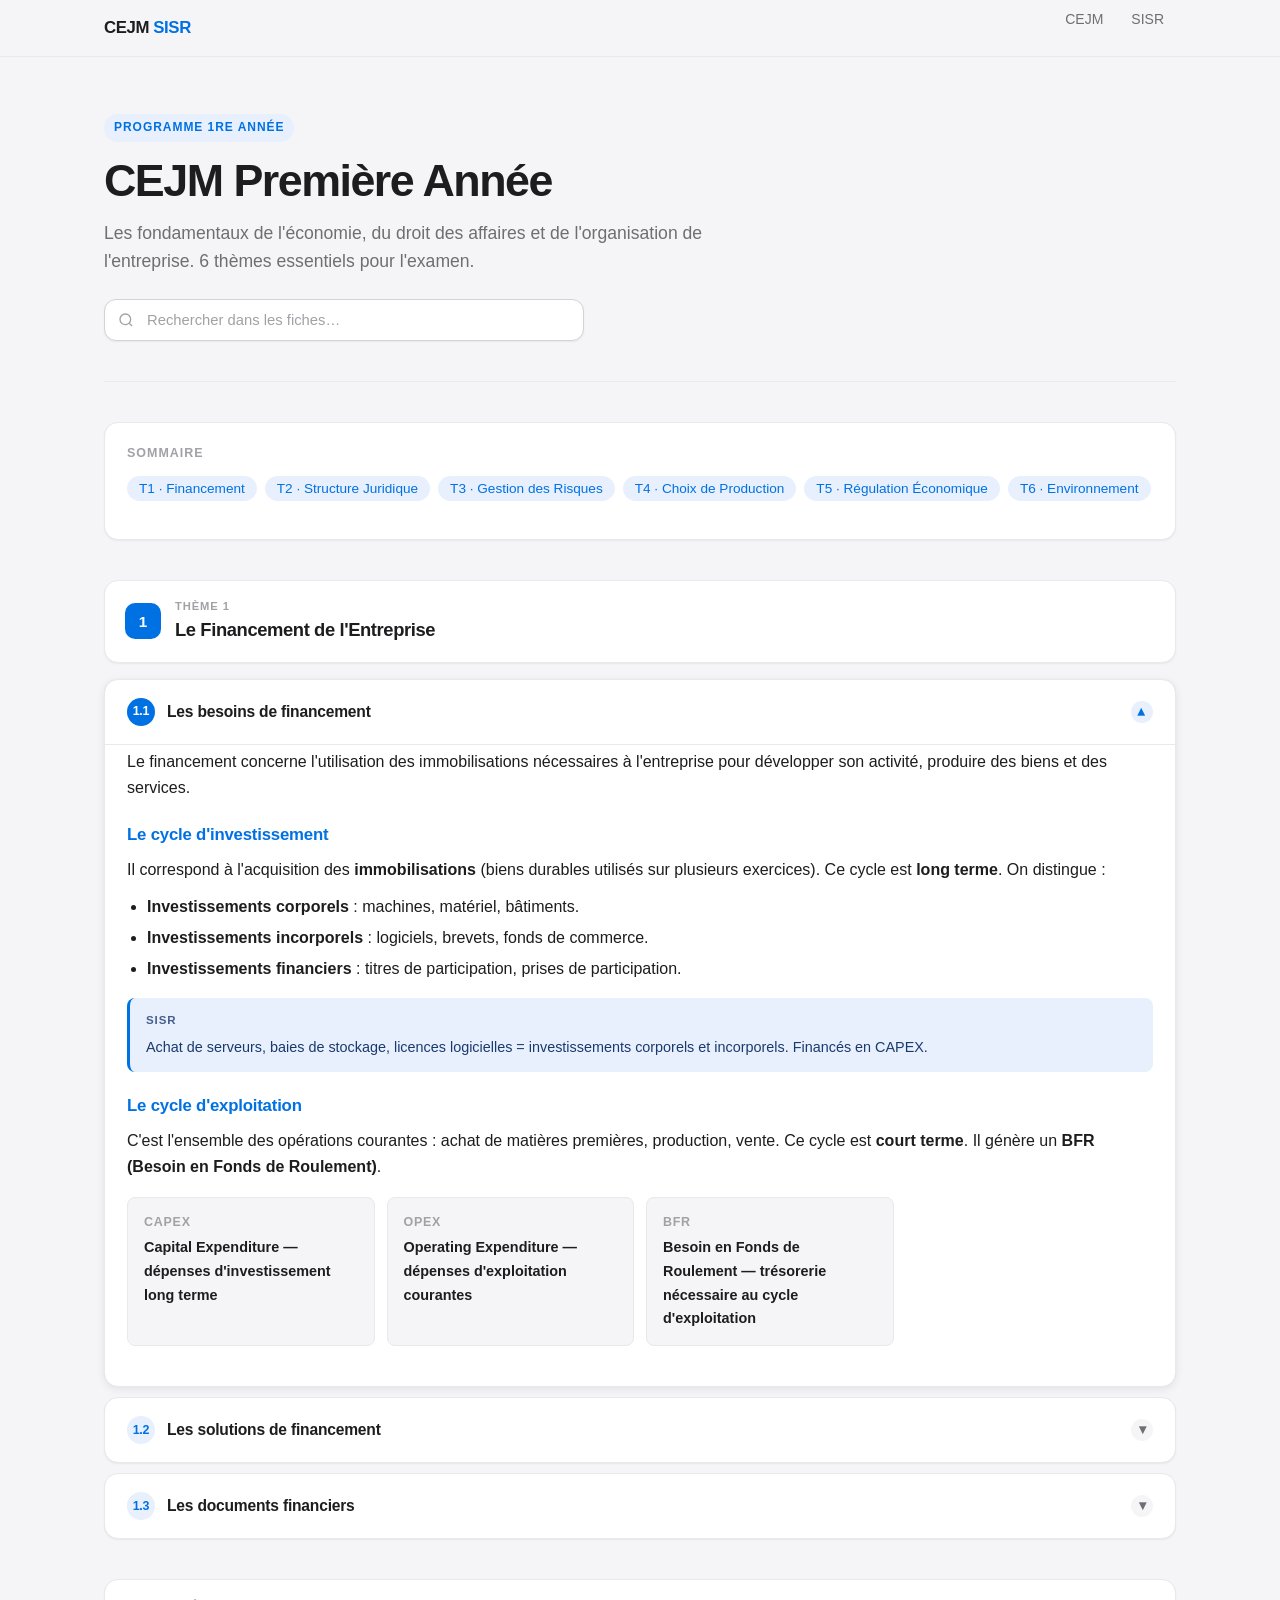
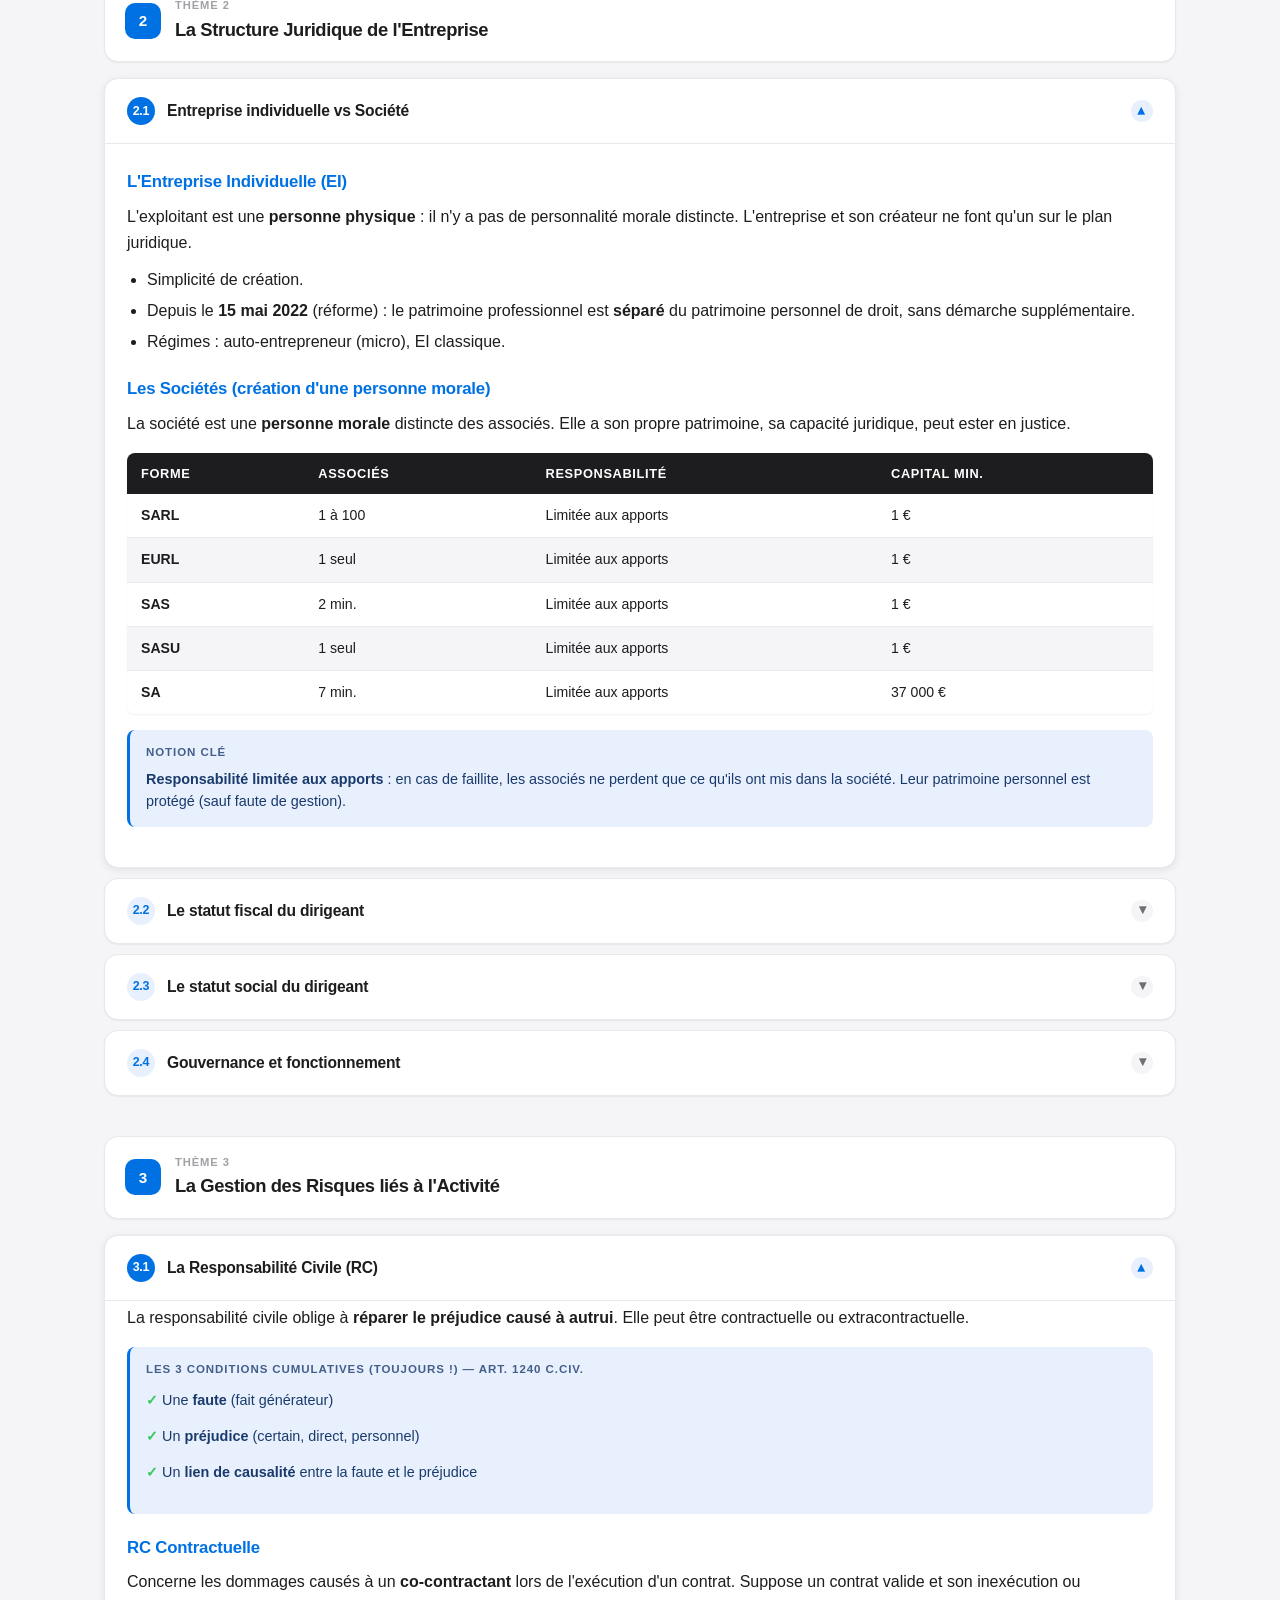
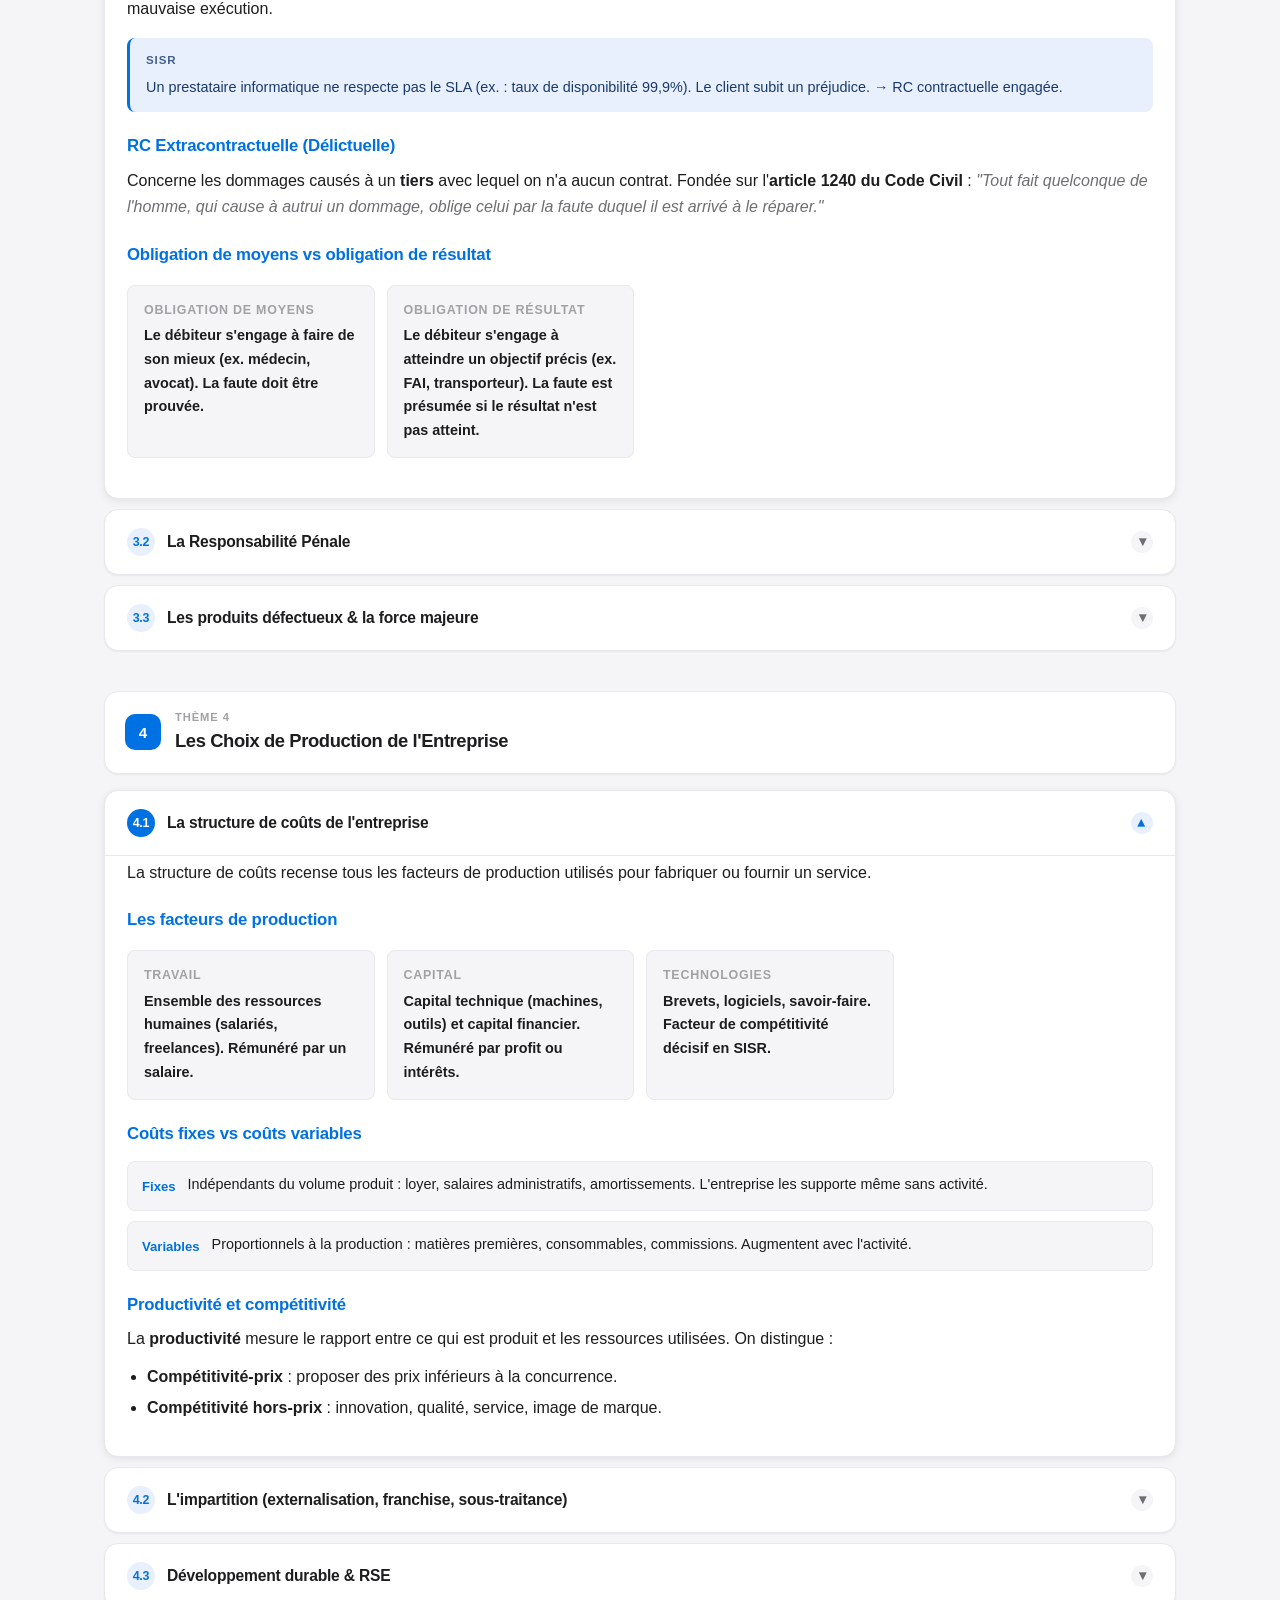
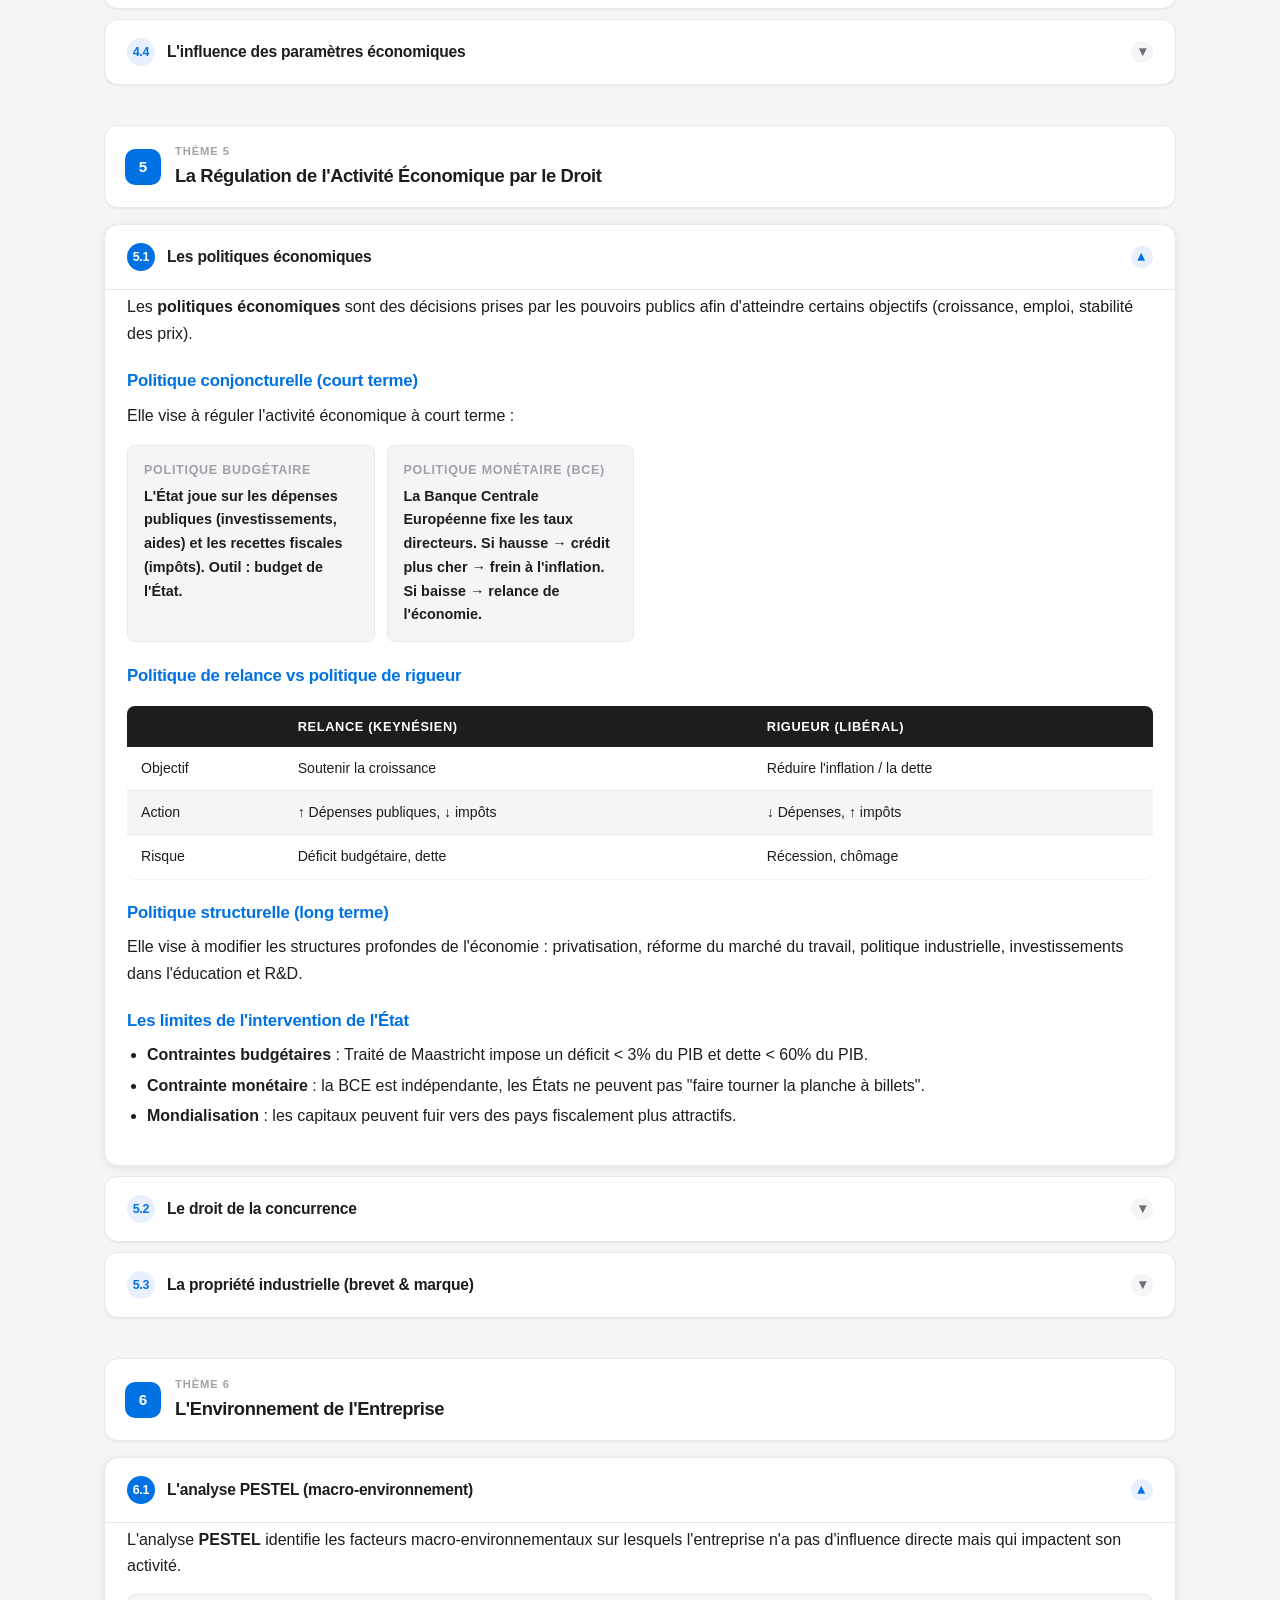
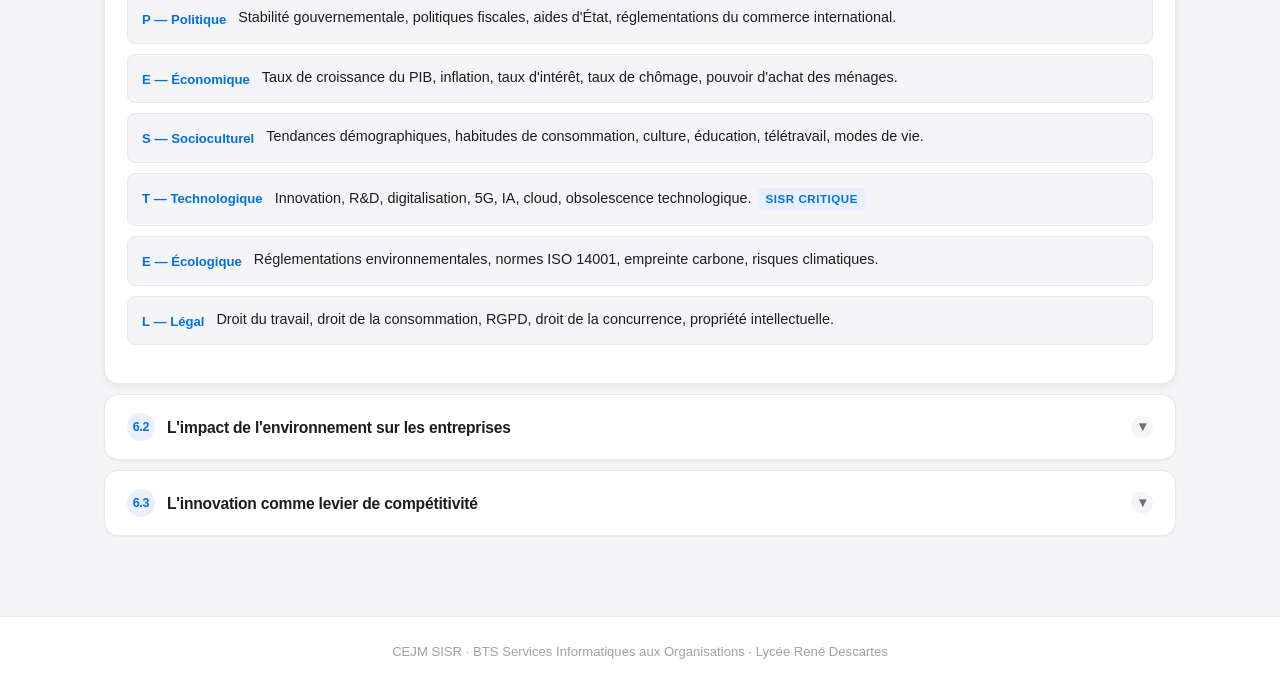
<file: annee1.html>
﻿<!DOCTYPE html>
<html lang="fr">
<head>
  <meta charset="UTF-8">
  <meta name="viewport" content="width=device-width, initial-scale=1.0">
  <title>CEJM 1re Année — BTS SIO SISR</title>
  <link rel="stylesheet" href="css/style.css">
</head>
<body>

  <header class="site-header">
    <nav class="nav">
      <a href="index.html" class="nav-logo">CEJM <span>SISR</span></a>
      <ul class="nav-links">
        <li><a href="index.html" class="active">CEJM</a></li>
        <li><a href="sisr-menu.html">SISR</a></li>
      </ul>
    </nav>
  </header>

  <main class="page">

    <!-- HERO -->
    <div class="page-hero">
      <div class="badge">Programme 1re Année</div>
      <h1>CEJM Première Année</h1>
      <p>Les fondamentaux de l'économie, du droit des affaires et de l'organisation de l'entreprise. 6 thèmes essentiels pour l'examen.</p>
      <div class="search-wrap">
        <svg width="16" height="16" fill="none" stroke="currentColor" stroke-width="2" viewBox="0 0 24 24"><circle cx="11" cy="11" r="8"/><path d="m21 21-4.35-4.35"/></svg>
        <input type="text" id="searchInput" placeholder="Rechercher dans les fiches…">
      </div>
    </div>

    <!-- TABLE OF CONTENTS -->
    <nav class="toc-nav">
      <div class="toc-title">Sommaire</div>
      <ul class="toc-list">
        <li><a href="#theme1">T1 · Financement</a></li>
        <li><a href="#theme2">T2 · Structure Juridique</a></li>
        <li><a href="#theme3">T3 · Gestion des Risques</a></li>
        <li><a href="#theme4">T4 · Choix de Production</a></li>
        <li><a href="#theme5">T5 · Régulation Économique</a></li>
        <li><a href="#theme6">T6 · Environnement</a></li>
      </ul>
    </nav>

    <!-- ===================================================
         THÈME 1 — FINANCEMENT
    ==================================================== -->
    <div id="theme1" class="theme-header">
      <div class="theme-num">1</div>
      <div class="theme-info">
        <div class="theme-label">Thème 1</div>
        <div class="theme-name">Le Financement de l'Entreprise</div>
      </div>
    </div>

    <div class="accordion-group">

      <div class="accordion open">
        <div class="accordion-header">
          <div class="acc-left"><div class="acc-num">1.1</div>Les besoins de financement</div>
          <div class="acc-chevron">▾</div>
        </div>
        <div class="accordion-body">
          <div class="accordion-content">
            <p>Le financement concerne l'utilisation des immobilisations nécessaires à l'entreprise pour développer son activité, produire des biens et des services.</p>

            <h3>Le cycle d'investissement</h3>
            <p>Il correspond à l'acquisition des <strong>immobilisations</strong> (biens durables utilisés sur plusieurs exercices). Ce cycle est <strong>long terme</strong>. On distingue :</p>
            <ul>
              <li><strong>Investissements corporels</strong> : machines, matériel, bâtiments.</li>
              <li><strong>Investissements incorporels</strong> : logiciels, brevets, fonds de commerce.</li>
              <li><strong>Investissements financiers</strong> : titres de participation, prises de participation.</li>
            </ul>
            <div class="callout callout-blue">
              <div class="callout-title">SISR</div>
              Achat de serveurs, baies de stockage, licences logicielles = investissements corporels et incorporels. Financés en CAPEX.
            </div>

            <h3>Le cycle d'exploitation</h3>
            <p>C'est l'ensemble des opérations courantes : achat de matières premières, production, vente. Ce cycle est <strong>court terme</strong>. Il génère un <strong>BFR (Besoin en Fonds de Roulement)</strong>.</p>

            <div class="key-grid">
              <div class="key-card">
                <div class="key-label">CAPEX</div>
                <div class="key-value">Capital Expenditure — dépenses d'investissement long terme</div>
              </div>
              <div class="key-card">
                <div class="key-label">OPEX</div>
                <div class="key-value">Operating Expenditure — dépenses d'exploitation courantes</div>
              </div>
              <div class="key-card">
                <div class="key-label">BFR</div>
                <div class="key-value">Besoin en Fonds de Roulement — trésorerie nécessaire au cycle d'exploitation</div>
              </div>
            </div>
          </div>
        </div>
      </div>

      <div class="accordion">
        <div class="accordion-header">
          <div class="acc-left"><div class="acc-num">1.2</div>Les solutions de financement</div>
          <div class="acc-chevron">▾</div>
        </div>
        <div class="accordion-body">
          <div class="accordion-content">

            <h3>Financement interne</h3>
            <ul>
              <li><strong>Autofinancement</strong> : utiliser les bénéfices non distribués (réserves). Permet d'éviter le risque financier mais limite la croissance. Indicateur : <em>capacité d'autofinancement (CAF)</em>.</li>
              <li><strong>Cession d'actifs</strong> : vente d'immobilisations inutilisées pour financer de nouveaux investissements.</li>
            </ul>

            <h3>Financement externe par endettement</h3>
            <ul>
              <li><strong>Emprunt bancaire</strong> : l'entreprise emprunte auprès d'un établissement de crédit. Coût = intérêts. L'accès dépend de la solvabilité.</li>
              <li><strong>Crédit-bail (leasing)</strong> : l'entreprise loue un bien avec option d'achat en fin de contrat. Avantage : pas d'immobilisation au bilan initial.</li>
              <li><strong>Obligations</strong> : titres de créances émis sur les marchés financiers. Réservés aux grandes entreprises.</li>
              <li><strong>Découvert bancaire</strong> : financement à très court terme, coûteux.</li>
            </ul>

            <h3>Financement externe par fonds propres</h3>
            <ul>
              <li><strong>Augmentation de capital</strong> : émission de nouvelles actions. Dilution du capital mais pas de remboursement.</li>
              <li><strong>Capital-risque / investisseurs</strong> : apport de fonds contre des parts dans la société (startups).</li>
              <li><strong>Crowdfunding</strong> : financement participatif (crowdlending, crowdequity).</li>
              <li><strong>Subventions publiques</strong> : aides de l'État ou collectivités (non remboursables).</li>
            </ul>

            <div class="callout callout-orange">
              <div class="callout-title">À retenir</div>
              Le choix du financement dépend de : la durée (court/long terme), le coût, le risque accepté et la structure de l'entreprise (EI vs société).
            </div>
          </div>
        </div>
      </div>

      <div class="accordion">
        <div class="accordion-header">
          <div class="acc-left"><div class="acc-num">1.3</div>Les documents financiers</div>
          <div class="acc-chevron">▾</div>
        </div>
        <div class="accordion-body">
          <div class="accordion-content">
            <p>Les <strong>comptes annuels</strong> permettent d'apprécier la santé financière de l'entreprise. Ils comprennent trois documents obligatoires.</p>

            <h3>Le Bilan</h3>
            <p>Photographie du patrimoine à un instant T (fin d'exercice). Il oppose :</p>
            <div class="key-grid">
              <div class="key-card">
                <div class="key-label">Actif (emplois)</div>
                <div class="key-value">Ce que l'entreprise possède : immobilisations, stocks, créances, trésorerie.</div>
              </div>
              <div class="key-card">
                <div class="key-label">Passif (ressources)</div>
                <div class="key-value">Comment c'est financé : capitaux propres + dettes (fournisseurs, emprunts).</div>
              </div>
            </div>

            <h3>Le Compte de Résultat</h3>
            <p>Film de l'activité sur l'exercice. Il recense <strong>produits</strong> (chiffre d'affaires) et <strong>charges</strong> (salaires, loyers, amortissements). La différence = <strong>résultat net</strong> (bénéfice ou perte).</p>

            <h3>L'Équilibre financier</h3>
            <div class="def-list">
              <div class="def-item">
                <span class="def-term">FR</span>
                <span class="def-desc">Fonds de Roulement = Capitaux permanents − Actif immobilisé. Doit être positif pour financer l'exploitation.</span>
              </div>
              <div class="def-item">
                <span class="def-term">BFR</span>
                <span class="def-desc">Besoin en Fonds de Roulement = Actif circulant − Passif circulant. Besoin à couvrir.</span>
              </div>
              <div class="def-item">
                <span class="def-term">TN</span>
                <span class="def-desc">Trésorerie Nette = FR − BFR. Doit être positive pour que l'entreprise soit solvable.</span>
              </div>
            </div>
          </div>
        </div>
      </div>

    </div><!-- /accordion-group -->


    <!-- ===================================================
         THÈME 2 — STRUCTURE JURIDIQUE
    ==================================================== -->
    <div id="theme2" class="theme-header">
      <div class="theme-num">2</div>
      <div class="theme-info">
        <div class="theme-label">Thème 2</div>
        <div class="theme-name">La Structure Juridique de l'Entreprise</div>
      </div>
    </div>

    <div class="accordion-group">

      <div class="accordion open">
        <div class="accordion-header">
          <div class="acc-left"><div class="acc-num">2.1</div>Entreprise individuelle vs Société</div>
          <div class="acc-chevron">▾</div>
        </div>
        <div class="accordion-body">
          <div class="accordion-content">

            <h3>L'Entreprise Individuelle (EI)</h3>
            <p>L'exploitant est une <strong>personne physique</strong> : il n'y a pas de personnalité morale distincte. L'entreprise et son créateur ne font qu'un sur le plan juridique.</p>
            <ul>
              <li>Simplicité de création.</li>
              <li>Depuis le <strong>15 mai 2022</strong> (réforme) : le patrimoine professionnel est <strong>séparé</strong> du patrimoine personnel de droit, sans démarche supplémentaire.</li>
              <li>Régimes : auto-entrepreneur (micro), EI classique.</li>
            </ul>

            <h3>Les Sociétés (création d'une personne morale)</h3>
            <p>La société est une <strong>personne morale</strong> distincte des associés. Elle a son propre patrimoine, sa capacité juridique, peut ester en justice.</p>

            <table class="styled-table">
              <thead><tr><th>Forme</th><th>Associés</th><th>Responsabilité</th><th>Capital min.</th></tr></thead>
              <tbody>
                <tr><td><strong>SARL</strong></td><td>1 à 100</td><td>Limitée aux apports</td><td>1 €</td></tr>
                <tr><td><strong>EURL</strong></td><td>1 seul</td><td>Limitée aux apports</td><td>1 €</td></tr>
                <tr><td><strong>SAS</strong></td><td>2 min.</td><td>Limitée aux apports</td><td>1 €</td></tr>
                <tr><td><strong>SASU</strong></td><td>1 seul</td><td>Limitée aux apports</td><td>1 €</td></tr>
                <tr><td><strong>SA</strong></td><td>7 min.</td><td>Limitée aux apports</td><td>37 000 €</td></tr>
              </tbody>
            </table>

            <div class="callout callout-blue">
              <div class="callout-title">Notion clé</div>
              <strong>Responsabilité limitée aux apports</strong> : en cas de faillite, les associés ne perdent que ce qu'ils ont mis dans la société. Leur patrimoine personnel est protégé (sauf faute de gestion).
            </div>
          </div>
        </div>
      </div>

      <div class="accordion">
        <div class="accordion-header">
          <div class="acc-left"><div class="acc-num">2.2</div>Le statut fiscal du dirigeant</div>
          <div class="acc-chevron">▾</div>
        </div>
        <div class="accordion-body">
          <div class="accordion-content">
            <p>Le régime fiscal de l'entreprise influe directement sur la fiscalité personnelle du dirigeant.</p>

            <div class="key-grid">
              <div class="key-card">
                <div class="key-label">IR — Impôt sur le Revenu</div>
                <div class="key-value">Les bénéfices s'ajoutent aux revenus personnels du dirigeant. Applicable aux EI, EURL à l'IR.</div>
              </div>
              <div class="key-card">
                <div class="key-label">IS — Impôt sur les Sociétés</div>
                <div class="key-value">La société paie l'IS sur ses bénéfices. Le dirigeant est imposé sur sa rémunération. SA, SAS, SARL par défaut.</div>
              </div>
            </div>

            <h3>Passage de l'IR à l'IS</h3>
            <p>Possible sous conditions. L'IS est souvent plus avantageux quand les bénéfices sont importants car on peut arbitrer entre rémunération et dividendes.</p>
          </div>
        </div>
      </div>

      <div class="accordion">
        <div class="accordion-header">
          <div class="acc-left"><div class="acc-num">2.3</div>Le statut social du dirigeant</div>
          <div class="acc-chevron">▾</div>
        </div>
        <div class="accordion-body">
          <div class="accordion-content">
            <p>La protection sociale du dirigeant dépend de sa forme juridique et de sa position dans l'entreprise.</p>

            <div class="def-list">
              <div class="def-item">
                <span class="def-term">TNS</span>
                <span class="def-desc">Travailleur Non Salarié. Cotise à la SSI (ex-RSI). Moins de protection que les salariés mais cotisations plus faibles. Concerne : EI, gérant majoritaire de SARL.</span>
              </div>
              <div class="def-item">
                <span class="def-term">Assimilé salarié</span>
                <span class="def-desc">Affilié au régime général de la Sécurité Sociale. Cotisations patronales + salariales. Meilleure protection. Concerne : Président SAS, gérant minoritaire de SARL.</span>
              </div>
            </div>

            <div class="callout callout-green">
              <div class="callout-title">Résumé pratique</div>
              Gérant majoritaire SARL = TNS | Président SAS = Assimilé salarié (pas de chômage toutefois).
            </div>
          </div>
        </div>
      </div>

      <div class="accordion">
        <div class="accordion-header">
          <div class="acc-left"><div class="acc-num">2.4</div>Gouvernance et fonctionnement</div>
          <div class="acc-chevron">▾</div>
        </div>
        <div class="accordion-body">
          <div class="accordion-content">
            <h3>Le pouvoir dans la société</h3>
            <p>La gouvernance distingue deux pouvoirs essentiels :</p>
            <ul>
              <li><strong>Pouvoir de décision (associés)</strong> : vote en Assemblée Générale (AG). Les décisions importantes requièrent une majorité qualifiée.</li>
              <li><strong>Pouvoir de gestion (dirigeant)</strong> : le gérant / président est un mandataire social. Il agit au nom de la société.</li>
            </ul>

            <h3>La séparation des pouvoirs</h3>
            <p>Dans la SA, on distingue :</p>
            <ul>
              <li><strong>Conseil d'Administration (CA)</strong> : définit la stratégie, contrôle la direction.</li>
              <li><strong>Directeur Général (DG)</strong> : met en œuvre la stratégie au quotidien.</li>
            </ul>

            <h3>L'ESS (Économie Sociale et Solidaire)</h3>
            <p>Loi du 31 juillet 2014. Regroupe les associations, coopératives, mutuelles et fondations. Principe : lucrativité limitée, gouvernance démocratique, utilité sociale.</p>
          </div>
        </div>
      </div>

    </div><!-- /accordion-group -->


    <!-- ===================================================
         THÈME 3 — GESTION DES RISQUES
    ==================================================== -->
    <div id="theme3" class="theme-header">
      <div class="theme-num">3</div>
      <div class="theme-info">
        <div class="theme-label">Thème 3</div>
        <div class="theme-name">La Gestion des Risques liés à l'Activité</div>
      </div>
    </div>

    <div class="accordion-group">

      <div class="accordion open">
        <div class="accordion-header">
          <div class="acc-left"><div class="acc-num">3.1</div>La Responsabilité Civile (RC)</div>
          <div class="acc-chevron">▾</div>
        </div>
        <div class="accordion-body">
          <div class="accordion-content">
            <p>La responsabilité civile oblige à <strong>réparer le préjudice causé à autrui</strong>. Elle peut être contractuelle ou extracontractuelle.</p>

            <div class="callout callout-blue">
              <div class="callout-title">Les 3 conditions cumulatives (toujours !) — Art. 1240 C.Civ.</div>
              <ul class="condition-list">
                <li>Une <strong>faute</strong> (fait générateur)</li>
                <li>Un <strong>préjudice</strong> (certain, direct, personnel)</li>
                <li>Un <strong>lien de causalité</strong> entre la faute et le préjudice</li>
              </ul>
            </div>

            <h3>RC Contractuelle</h3>
            <p>Concerne les dommages causés à un <strong>co-contractant</strong> lors de l'exécution d'un contrat. Suppose un contrat valide et son inexécution ou mauvaise exécution.</p>
            <div class="callout callout-blue">
              <div class="callout-title">SISR</div>
              Un prestataire informatique ne respecte pas le SLA (ex. : taux de disponibilité 99,9%). Le client subit un préjudice. → RC contractuelle engagée.
            </div>

            <h3>RC Extracontractuelle (Délictuelle)</h3>
            <p>Concerne les dommages causés à un <strong>tiers</strong> avec lequel on n'a aucun contrat. Fondée sur l'<strong>article 1240 du Code Civil</strong> : <em>"Tout fait quelconque de l'homme, qui cause à autrui un dommage, oblige celui par la faute duquel il est arrivé à le réparer."</em></p>

            <h3>Obligation de moyens vs obligation de résultat</h3>
            <div class="key-grid">
              <div class="key-card">
                <div class="key-label">Obligation de Moyens</div>
                <div class="key-value">Le débiteur s'engage à faire de son mieux (ex. médecin, avocat). La faute doit être prouvée.</div>
              </div>
              <div class="key-card">
                <div class="key-label">Obligation de Résultat</div>
                <div class="key-value">Le débiteur s'engage à atteindre un objectif précis (ex. FAI, transporteur). La faute est présumée si le résultat n'est pas atteint.</div>
              </div>
            </div>
          </div>
        </div>
      </div>

      <div class="accordion">
        <div class="accordion-header">
          <div class="acc-left"><div class="acc-num">3.2</div>La Responsabilité Pénale</div>
          <div class="acc-chevron">▾</div>
        </div>
        <div class="accordion-body">
          <div class="accordion-content">
            <p>La responsabilité pénale est engagée lorsque l'entreprise ou ses dirigeants commettent une <strong>infraction à la loi pénale</strong>. Elle vise à <strong>punir</strong>, pas à réparer.</p>

            <h3>Infractions courantes en entreprise</h3>
            <ul>
              <li><strong>Abus de biens sociaux (ABS)</strong> : utilisation des biens/fonds de la société dans son intérêt personnel. Délit pénal.</li>
              <li><strong>Travail dissimulé</strong> : non-déclaration des salariés.</li>
              <li><strong>Escroquerie, fraude fiscale</strong>.</li>
              <li><strong>Intrusion dans un STAD</strong> (Système de Traitement Automatisé de Données) — art. 323-1 C. Pén. Particulièrement pertinent en SISR.</li>
            </ul>

            <div class="callout callout-red">
              <div class="callout-title">Important</div>
              La responsabilité pénale de la <strong>personne morale</strong> (société) peut être engagée EN PLUS de celle du dirigeant. Les deux ne s'excluent pas.
            </div>

            <h3>Différence RC / Pénale</h3>
            <table class="styled-table">
              <thead><tr><th></th><th>RC Civile</th><th>Pénale</th></tr></thead>
              <tbody>
                <tr><td>Objectif</td><td>Réparer</td><td>Punir</td></tr>
                <tr><td>Déclencheur</td><td>Dommage à autrui</td><td>Infraction à la loi</td></tr>
                <tr><td>Sanction</td><td>Dommages-intérêts</td><td>Amende, prison, dissolution</td></tr>
                <tr><td>Prescrit par</td><td>Tribunal civil/commercial</td><td>Tribunal pénal</td></tr>
              </tbody>
            </table>
          </div>
        </div>
      </div>

      <div class="accordion">
        <div class="accordion-header">
          <div class="acc-left"><div class="acc-num">3.3</div>Les produits défectueux & la force majeure</div>
          <div class="acc-chevron">▾</div>
        </div>
        <div class="accordion-body">
          <div class="accordion-content">

            <h3>Responsabilité du fait des produits défectueux</h3>
            <p>Directive européenne transposée aux <strong>articles 1245 et suivants du Code Civil</strong>. Le producteur est responsable du dommage causé par un défaut de son produit, <em>même sans faute</em>.</p>
            <ul>
              <li>Un produit est <strong>défectueux</strong> s'il n'offre pas la sécurité à laquelle on peut légitimement s'attendre.</li>
              <li><strong>Qui répond ?</strong> Le producteur, le fabricant, l'importateur, voire le distributeur.</li>
              <li>Délai de prescription : 3 ans à partir de la date où la victime a eu connaissance du dommage, avec un délai de forclusion de 10 ans.</li>
            </ul>

            <h3>La Force Majeure</h3>
            <p>Événement <strong>extérieur, imprévisible et irrésistible</strong> qui exonère totalement l'auteur du dommage. Conditions cumulatives :</p>
            <ul class="condition-list">
              <li><strong>Extérieur</strong> : étranger à l'activité du défendeur.</li>
              <li><strong>Imprévisible</strong> : impossible à anticiper raisonnablement.</li>
              <li><strong>Irrésistible</strong> : impossible à empêcher même avec les précautions adéquates.</li>
            </ul>

            <div class="callout callout-orange">
              <div class="callout-title">Exemple</div>
              Une cyberattaque massive de type 0-day peut constituer un cas de force majeure si elle remplit les 3 conditions. Mais si l'entreprise n'avait pas mis à jour ses systèmes, l'irrésistibilité peut être écartée.
            </div>
          </div>
        </div>
      </div>

    </div><!-- /accordion-group -->


    <!-- ===================================================
         THÈME 4 — CHOIX DE PRODUCTION
    ==================================================== -->
    <div id="theme4" class="theme-header">
      <div class="theme-num">4</div>
      <div class="theme-info">
        <div class="theme-label">Thème 4</div>
        <div class="theme-name">Les Choix de Production de l'Entreprise</div>
      </div>
    </div>

    <div class="accordion-group">

      <div class="accordion open">
        <div class="accordion-header">
          <div class="acc-left"><div class="acc-num">4.1</div>La structure de coûts de l'entreprise</div>
          <div class="acc-chevron">▾</div>
        </div>
        <div class="accordion-body">
          <div class="accordion-content">
            <p>La structure de coûts recense tous les facteurs de production utilisés pour fabriquer ou fournir un service.</p>

            <h3>Les facteurs de production</h3>
            <div class="key-grid">
              <div class="key-card">
                <div class="key-label">Travail</div>
                <div class="key-value">Ensemble des ressources humaines (salariés, freelances). Rémunéré par un salaire.</div>
              </div>
              <div class="key-card">
                <div class="key-label">Capital</div>
                <div class="key-value">Capital technique (machines, outils) et capital financier. Rémunéré par profit ou intérêts.</div>
              </div>
              <div class="key-card">
                <div class="key-label">Technologies</div>
                <div class="key-value">Brevets, logiciels, savoir-faire. Facteur de compétitivité décisif en SISR.</div>
              </div>
            </div>

            <h3>Coûts fixes vs coûts variables</h3>
            <div class="def-list">
              <div class="def-item">
                <span class="def-term">Fixes</span>
                <span class="def-desc">Indépendants du volume produit : loyer, salaires administratifs, amortissements. L'entreprise les supporte même sans activité.</span>
              </div>
              <div class="def-item">
                <span class="def-term">Variables</span>
                <span class="def-desc">Proportionnels à la production : matières premières, consommables, commissions. Augmentent avec l'activité.</span>
              </div>
            </div>

            <h3>Productivité et compétitivité</h3>
            <p>La <strong>productivité</strong> mesure le rapport entre ce qui est produit et les ressources utilisées. On distingue :</p>
            <ul>
              <li><strong>Compétitivité-prix</strong> : proposer des prix inférieurs à la concurrence.</li>
              <li><strong>Compétitivité hors-prix</strong> : innovation, qualité, service, image de marque.</li>
            </ul>
          </div>
        </div>
      </div>

      <div class="accordion">
        <div class="accordion-header">
          <div class="acc-left"><div class="acc-num">4.2</div>L'impartition (externalisation, franchise, sous-traitance)</div>
          <div class="acc-chevron">▾</div>
        </div>
        <div class="accordion-body">
          <div class="accordion-content">
            <p>L'<strong>impartition</strong> consiste à confier à un partenaire extérieur tout ou partie d'une activité que l'entreprise pourrait réaliser elle-même.</p>

            <div class="def-list">
              <div class="def-item">
                <span class="def-term">Externalisation</span>
                <span class="def-desc">Confier une fonction non stratégique à un prestataire spécialisé. Ex : externaliser le support IT à une ESN (Entreprise de Services Numériques).</span>
              </div>
              <div class="def-item">
                <span class="def-term">Sous-traitance</span>
                <span class="def-desc">Confier la réalisation d'une partie de la production à un sous-traitant, selon les spécifications du donneur d'ordre.</span>
              </div>
              <div class="def-item">
                <span class="def-term">Franchise</span>
                <span class="def-desc">Le franchisé exploite l'enseigne et le savoir-faire du franchiseur en échange d'une redevance. Relations codifiées par un contrat de franchise.</span>
              </div>
              <div class="def-item">
                <span class="def-term">Groupement (GIE)</span>
                <span class="def-desc">Regroupement d'entreprises pour mutualiser des ressources (achats, R&D) sans fusionner.</span>
              </div>
            </div>

            <h3>Avantages et risques</h3>
            <table class="styled-table">
              <thead><tr><th>Avantages</th><th>Risques</th></tr></thead>
              <tbody>
                <tr><td>Réduction des coûts fixes</td><td>Perte de compétences internes</td></tr>
                <tr><td>Accès à l'expertise</td><td>Dépendance vis-à-vis du prestataire</td></tr>
                <tr><td>Flexibilité accrue</td><td>Risques de confidentialité des données</td></tr>
                <tr><td>Recentrage sur le cœur de métier</td><td>Difficultés de coordination</td></tr>
              </tbody>
            </table>

            <div class="callout callout-blue">
              <div class="callout-title">SISR</div>
              Une banque externalise son infrastructure IT à une ESN. La gestion des serveurs, du réseau et de la sécurité devient la responsabilité contractuelle du prestataire (obligation de résultat définie dans le SLA).
            </div>
          </div>
        </div>
      </div>

      <div class="accordion">
        <div class="accordion-header">
          <div class="acc-left"><div class="acc-num">4.3</div>Développement durable & RSE</div>
          <div class="acc-chevron">▾</div>
        </div>
        <div class="accordion-body">
          <div class="accordion-content">
            <p>Le <strong>développement durable</strong> est un développement qui répond aux besoins du présent sans compromettre la capacité des générations futures à répondre aux leurs (Brundtland, 1987).</p>

            <h3>Les 3 piliers</h3>
            <div class="key-grid">
              <div class="key-card">
                <div class="key-label">Économique</div>
                <div class="key-value">Croissance, création de valeur, rentabilité long terme.</div>
              </div>
              <div class="key-card">
                <div class="key-label">Social</div>
                <div class="key-value">Emploi, conditions de travail, bien-être des salariés.</div>
              </div>
              <div class="key-card">
                <div class="key-label">Environnemental</div>
                <div class="key-value">Réduction des émissions, gestion des ressources naturelles.</div>
              </div>
            </div>

            <h3>La RSE (Responsabilité Sociétale des Entreprises)</h3>
            <p>Démarche volontaire par laquelle l'entreprise intègre les préoccupations sociales et environnementales dans ses activités. Cadre : norme ISO 26000.</p>
            <ul>
              <li>Rapport extra-financier obligatoire pour les grandes entreprises.</li>
              <li>Défi de la <strong>chaîne d'approvisionnement</strong> : garantir des pratiques responsables chez les fournisseurs.</li>
            </ul>
          </div>
        </div>
      </div>

      <div class="accordion">
        <div class="accordion-header">
          <div class="acc-left"><div class="acc-num">4.4</div>L'influence des paramètres économiques</div>
          <div class="acc-chevron">▾</div>
        </div>
        <div class="accordion-body">
          <div class="accordion-content">
            <h3>L'influence des taux d'intérêt</h3>
            <p>Les taux d'intérêt fixés par la BCE influencent directement le coût de l'emprunt des entreprises. Une hausse des taux renchérit le financement par emprunt et peut freiner l'investissement.</p>

            <h3>Mondialisation et concurrence internationale</h3>
            <p>La mondialisation expose les entreprises à la concurrence mondiale, ce qui les pousse à :</p>
            <ul>
              <li>Délocaliser certaines productions vers des pays à bas coûts.</li>
              <li>Innover pour maintenir un avantage concurrentiel.</li>
              <li>Rechercher des économies d'échelle en augmentant les volumes.</li>
            </ul>

            <h3>Strategies de différenciation face à la mondialisation</h3>
            <p>Les entreprises évoluent dans un environnement incertain et doivent s'adapter. Elles peuvent se différencier par :</p>
            <ul>
              <li><strong>La qualité</strong> : montée en gamme.</li>
              <li><strong>L'innovation</strong> : R&D, brevets, nouvelles technologies.</li>
              <li><strong>La diversification</strong> : nouveaux marchés, nouveaux produits.</li>
            </ul>
          </div>
        </div>
      </div>

    </div><!-- /accordion-group -->


    <!-- ===================================================
         THÈME 5 — RÉGULATION ÉCONOMIQUE PAR LE DROIT
    ==================================================== -->
    <div id="theme5" class="theme-header">
      <div class="theme-num">5</div>
      <div class="theme-info">
        <div class="theme-label">Thème 5</div>
        <div class="theme-name">La Régulation de l'Activité Économique par le Droit</div>
      </div>
    </div>

    <div class="accordion-group">

      <div class="accordion open">
        <div class="accordion-header">
          <div class="acc-left"><div class="acc-num">5.1</div>Les politiques économiques</div>
          <div class="acc-chevron">▾</div>
        </div>
        <div class="accordion-body">
          <div class="accordion-content">
            <p>Les <strong>politiques économiques</strong> sont des décisions prises par les pouvoirs publics afin d'atteindre certains objectifs (croissance, emploi, stabilité des prix).</p>

            <h3>Politique conjoncturelle (court terme)</h3>
            <p>Elle vise à réguler l'activité économique à court terme :</p>

            <div class="key-grid">
              <div class="key-card">
                <div class="key-label">Politique budgétaire</div>
                <div class="key-value">L'État joue sur les dépenses publiques (investissements, aides) et les recettes fiscales (impôts). Outil : budget de l'État.</div>
              </div>
              <div class="key-card">
                <div class="key-label">Politique monétaire (BCE)</div>
                <div class="key-value">La Banque Centrale Européenne fixe les taux directeurs. Si hausse → crédit plus cher → frein à l'inflation. Si baisse → relance de l'économie.</div>
              </div>
            </div>

            <h3>Politique de relance vs politique de rigueur</h3>
            <table class="styled-table">
              <thead><tr><th></th><th>Relance (Keynésien)</th><th>Rigueur (Libéral)</th></tr></thead>
              <tbody>
                <tr><td>Objectif</td><td>Soutenir la croissance</td><td>Réduire l'inflation / la dette</td></tr>
                <tr><td>Action</td><td>↑ Dépenses publiques, ↓ impôts</td><td>↓ Dépenses, ↑ impôts</td></tr>
                <tr><td>Risque</td><td>Déficit budgétaire, dette</td><td>Récession, chômage</td></tr>
              </tbody>
            </table>

            <h3>Politique structurelle (long terme)</h3>
            <p>Elle vise à modifier les structures profondes de l'économie : privatisation, réforme du marché du travail, politique industrielle, investissements dans l'éducation et R&D.</p>

            <h3>Les limites de l'intervention de l'État</h3>
            <ul>
              <li><strong>Contraintes budgétaires</strong> : Traité de Maastricht impose un déficit < 3% du PIB et dette < 60% du PIB.</li>
              <li><strong>Contrainte monétaire</strong> : la BCE est indépendante, les États ne peuvent pas "faire tourner la planche à billets".</li>
              <li><strong>Mondialisation</strong> : les capitaux peuvent fuir vers des pays fiscalement plus attractifs.</li>
            </ul>
          </div>
        </div>
      </div>

      <div class="accordion">
        <div class="accordion-header">
          <div class="acc-left"><div class="acc-num">5.2</div>Le droit de la concurrence</div>
          <div class="acc-chevron">▾</div>
        </div>
        <div class="accordion-body">
          <div class="accordion-content">
            <p>Le droit de la concurrence garantit le bon fonctionnement des marchés en interdisant les pratiques anticoncurrentielles.</p>

            <h3>Les pratiques interdites</h3>
            <div class="def-list">
              <div class="def-item">
                <span class="def-term">Entente illicite</span>
                <span class="def-desc">Accord entre entreprises concurrentes pour fixer les prix, se partager les marchés ou éliminer des concurrents. Ex : cartel des opérateurs télécom.</span>
              </div>
              <div class="def-item">
                <span class="def-term">Abus de position dominante</span>
                <span class="def-desc">Une entreprise en position de force abuse de son pouvoir pour écraser les concurrents (prix prédateurs, refus de vente abusif). Ex : affaires Google, Apple.</span>
              </div>
              <div class="def-item">
                <span class="def-term">Concurrence déloyale</span>
                <span class="def-desc">Pratiques déloyales entre concurrents : dénigrement, imitation, désorganisation, parasitisme. Sanctionnée sur le fondement de l'art. 1240 C.Civ.</span>
              </div>
            </div>

            <h3>Les autorités de régulation</h3>
            <ul>
              <li><strong>Autorité de la Concurrence</strong> (France) : contrôle les concentrations, sanctionne les abus.</li>
              <li><strong>Commission européenne (DG COMP)</strong> : niveau UE — peut infliger des amendes colossales (ex : Microsoft, Intel).</li>
              <li><strong>ARCEP</strong> : régulateur des télécoms en France (Internet, téléphonie). Critique pour SISR.</li>
              <li><strong>CNIL</strong> : autorité de contrôle des données personnelles.</li>
              <li><strong>AMF</strong> : autorité des marchés financiers.</li>
            </ul>
          </div>
        </div>
      </div>

      <div class="accordion">
        <div class="accordion-header">
          <div class="acc-left"><div class="acc-num">5.3</div>La propriété industrielle (brevet & marque)</div>
          <div class="acc-chevron">▾</div>
        </div>
        <div class="accordion-body">
          <div class="accordion-content">
            <p>La propriété industrielle protège les innovations et signes distinctifs pour encourager l'investissement et l'innovation.</p>

            <h3>Le Brevet</h3>
            <p>Le brevet confère à son titulaire un <strong>monopole d'exploitation temporaire</strong> sur une invention.</p>
            <div class="key-grid">
              <div class="key-card">
                <div class="key-label">Durée</div>
                <div class="key-value">20 ans (non renouvelable)</div>
              </div>
              <div class="key-card">
                <div class="key-label">Conditions</div>
                <div class="key-value">Nouveauté, activité inventive, application industrielle</div>
              </div>
              <div class="key-card">
                <div class="key-label">Titulaire</div>
                <div class="key-value">Inventeur ou entreprise (invention de service)</div>
              </div>
              <div class="key-card">
                <div class="key-label">Organisme</div>
                <div class="key-value">INPI (France), OEB (Europe), OMPI (international)</div>
              </div>
            </div>

            <h3>La Marque</h3>
            <p>La marque est un signe distinctif (nom, logo, couleur, son) qui permet d'identifier les produits/services d'une entreprise.</p>
            <div class="key-grid">
              <div class="key-card">
                <div class="key-label">Durée</div>
                <div class="key-value">10 ans, renouvelable indéfiniment</div>
              </div>
              <div class="key-card">
                <div class="key-label">Conditions</div>
                <div class="key-value">Disponibilité, distinctivité, licéité</div>
              </div>
            </div>

            <h3>La contrefaçon</h3>
            <p>Reproduction ou exploitation sans autorisation d'une œuvre protégée. Sanctions civiles ET pénales. La loi <strong>PACTE (2019)</strong> a renforcé la robustesse des titres de propriété industrielle français.</p>

            <div class="callout callout-blue">
              <div class="callout-title">SISR</div>
              Un brevet logiciel ou algorithmique peut être accordé s'il a un "effet technique". Importance pour les ESN qui développent des logiciels propriétaires.
            </div>
          </div>
        </div>
      </div>

    </div><!-- /accordion-group -->


    <!-- ===================================================
         THÈME 6 — ENVIRONNEMENT DE L'ENTREPRISE
    ==================================================== -->
    <div id="theme6" class="theme-header">
      <div class="theme-num">6</div>
      <div class="theme-info">
        <div class="theme-label">Thème 6</div>
        <div class="theme-name">L'Environnement de l'Entreprise</div>
      </div>
    </div>

    <div class="accordion-group">

      <div class="accordion open">
        <div class="accordion-header">
          <div class="acc-left"><div class="acc-num">6.1</div>L'analyse PESTEL (macro-environnement)</div>
          <div class="acc-chevron">▾</div>
        </div>
        <div class="accordion-body">
          <div class="accordion-content">
            <p>L'analyse <strong>PESTEL</strong> identifie les facteurs macro-environnementaux sur lesquels l'entreprise n'a pas d'influence directe mais qui impactent son activité.</p>

            <div class="def-list">
              <div class="def-item"><span class="def-term">P — Politique</span><span class="def-desc">Stabilité gouvernementale, politiques fiscales, aides d'État, réglementations du commerce international.</span></div>
              <div class="def-item"><span class="def-term">E — Économique</span><span class="def-desc">Taux de croissance du PIB, inflation, taux d'intérêt, taux de chômage, pouvoir d'achat des ménages.</span></div>
              <div class="def-item"><span class="def-term">S — Socioculturel</span><span class="def-desc">Tendances démographiques, habitudes de consommation, culture, éducation, télétravail, modes de vie.</span></div>
              <div class="def-item"><span class="def-term">T — Technologique</span><span class="def-desc">Innovation, R&D, digitalisation, 5G, IA, cloud, obsolescence technologique. <span class="tag tag-blue">SISR critique</span></span></div>
              <div class="def-item"><span class="def-term">E — Écologique</span><span class="def-desc">Réglementations environnementales, normes ISO 14001, empreinte carbone, risques climatiques.</span></div>
              <div class="def-item"><span class="def-term">L — Légal</span><span class="def-desc">Droit du travail, droit de la consommation, RGPD, droit de la concurrence, propriété intellectuelle.</span></div>
            </div>
          </div>
        </div>
      </div>

      <div class="accordion">
        <div class="accordion-header">
          <div class="acc-left"><div class="acc-num">6.2</div>L'impact de l'environnement sur les entreprises</div>
          <div class="acc-chevron">▾</div>
        </div>
        <div class="accordion-body">
          <div class="accordion-content">
            <h3>Les opportunités</h3>
            <p>L'environnement peut offrir de nouvelles perspectives : nouveaux marchés, nouvelles technologies, demandes émergentes (ex. cybersécurité, cloud, IA).</p>

            <h3>Les menaces</h3>
            <p>L'environnement peut faire peser des contraintes sur l'entreprise : nouvelles réglementations (RGPD), concurrence internationale, obsolescence technologique, crises économiques.</p>

            <h3>L'adaptation de l'entreprise</h3>
            <ul>
              <li><strong>Veille stratégique</strong> : surveillance permanente de l'environnement (concurrents, technologies, réglementation).</li>
              <li><strong>Flexibilité organisationnelle</strong> : capacité à s'adapter rapidement aux changements.</li>
              <li><strong>Innovation continue</strong> : investir en R&D pour maintenir un avantage concurrentiel.</li>
            </ul>
          </div>
        </div>
      </div>

      <div class="accordion">
        <div class="accordion-header">
          <div class="acc-left"><div class="acc-num">6.3</div>L'innovation comme levier de compétitivité</div>
          <div class="acc-chevron">▾</div>
        </div>
        <div class="accordion-body">
          <div class="accordion-content">
            <p>L'<strong>innovation</strong> est l'introduction d'un produit, d'un procédé, d'une organisation ou d'une méthode marketing nouveaux (définition OCDE).</p>

            <h3>Les types d'innovation</h3>
            <div class="def-list">
              <div class="def-item"><span class="def-term">Produit</span><span class="def-desc">Lancement d'un bien ou service nouveau ou significativement amélioré. Ex : smartphone, SaaS.</span></div>
              <div class="def-item"><span class="def-term">Procédé</span><span class="def-desc">Nouvelle méthode de production ou de distribution. Ex : automatisation, impression 3D.</span></div>
              <div class="def-item"><span class="def-term">Organisation</span><span class="def-desc">Nouvelle façon d'organiser le travail. Ex : méthodes agiles, télétravail généralisé.</span></div>
              <div class="def-item"><span class="def-term">Marketing</span><span class="def-desc">Nouveau concept de vente ou de promotion. Ex : freemium, abonnement, marketplace.</span></div>
            </div>

            <h3>Innovation incrémentale vs de rupture</h3>
            <div class="key-grid">
              <div class="key-card">
                <div class="key-label">Incrémentale</div>
                <div class="key-value">Amélioration progressive d'un produit ou service existant. Ex : nouvelle version d'un OS.</div>
              </div>
              <div class="key-card">
                <div class="key-label">De rupture</div>
                <div class="key-value">Bouleverse un marché en rendant les solutions existantes obsolètes. Ex : streaming vs DVD, cloud vs serveurs on-premise.</div>
              </div>
            </div>

            <div class="callout callout-blue">
              <div class="callout-title">SISR</div>
              Le passage au cloud (IaaS/PaaS/SaaS) est une innovation de rupture pour les entreprises. Un administrateur réseau doit comprendre ces tendances pour conseiller son employeur.
            </div>
          </div>
        </div>
      </div>

    </div><!-- /accordion-group -->

  </main>

  <footer class="site-footer">
    CEJM SISR · BTS Services Informatiques aux Organisations · Lycée René Descartes
  </footer>

  <button id="scrollTop" title="Retour en haut">↑</button>
  <script src="js/script.js"></script>
</body>
</html>
</file>
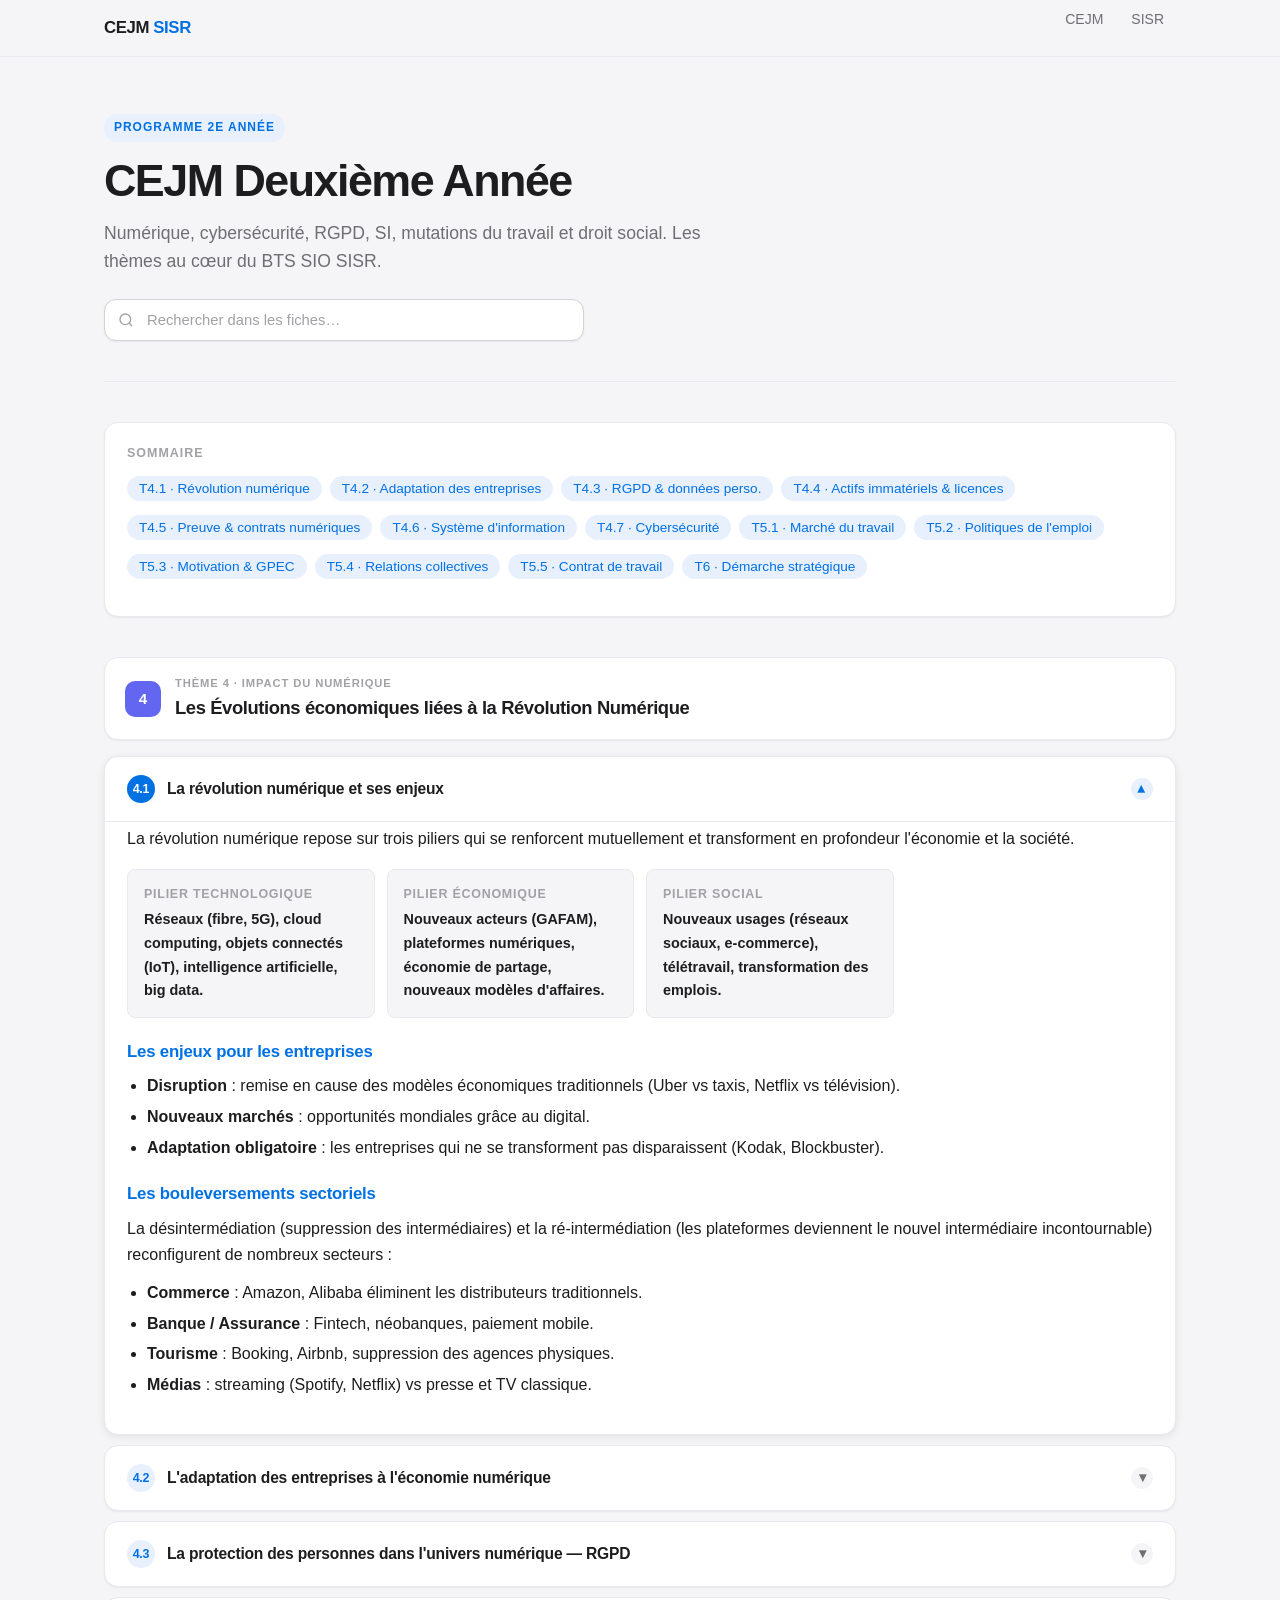
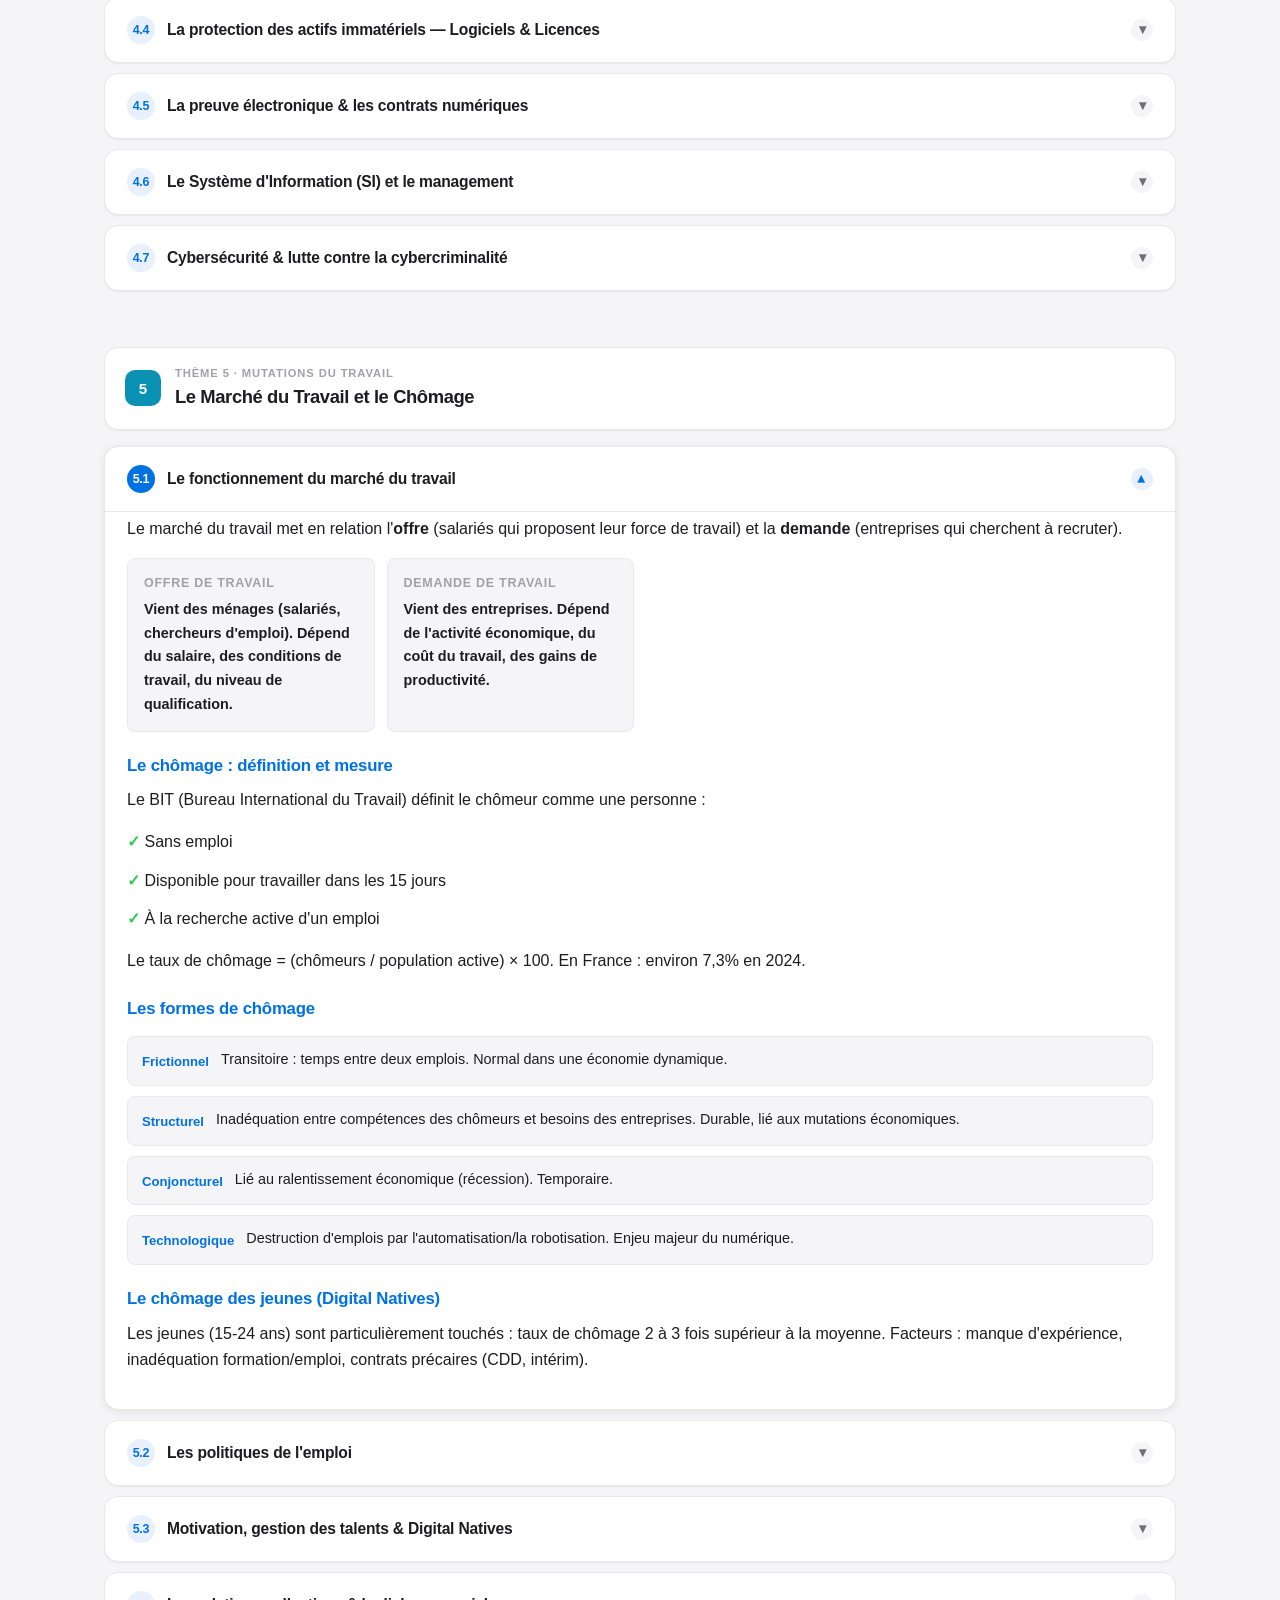
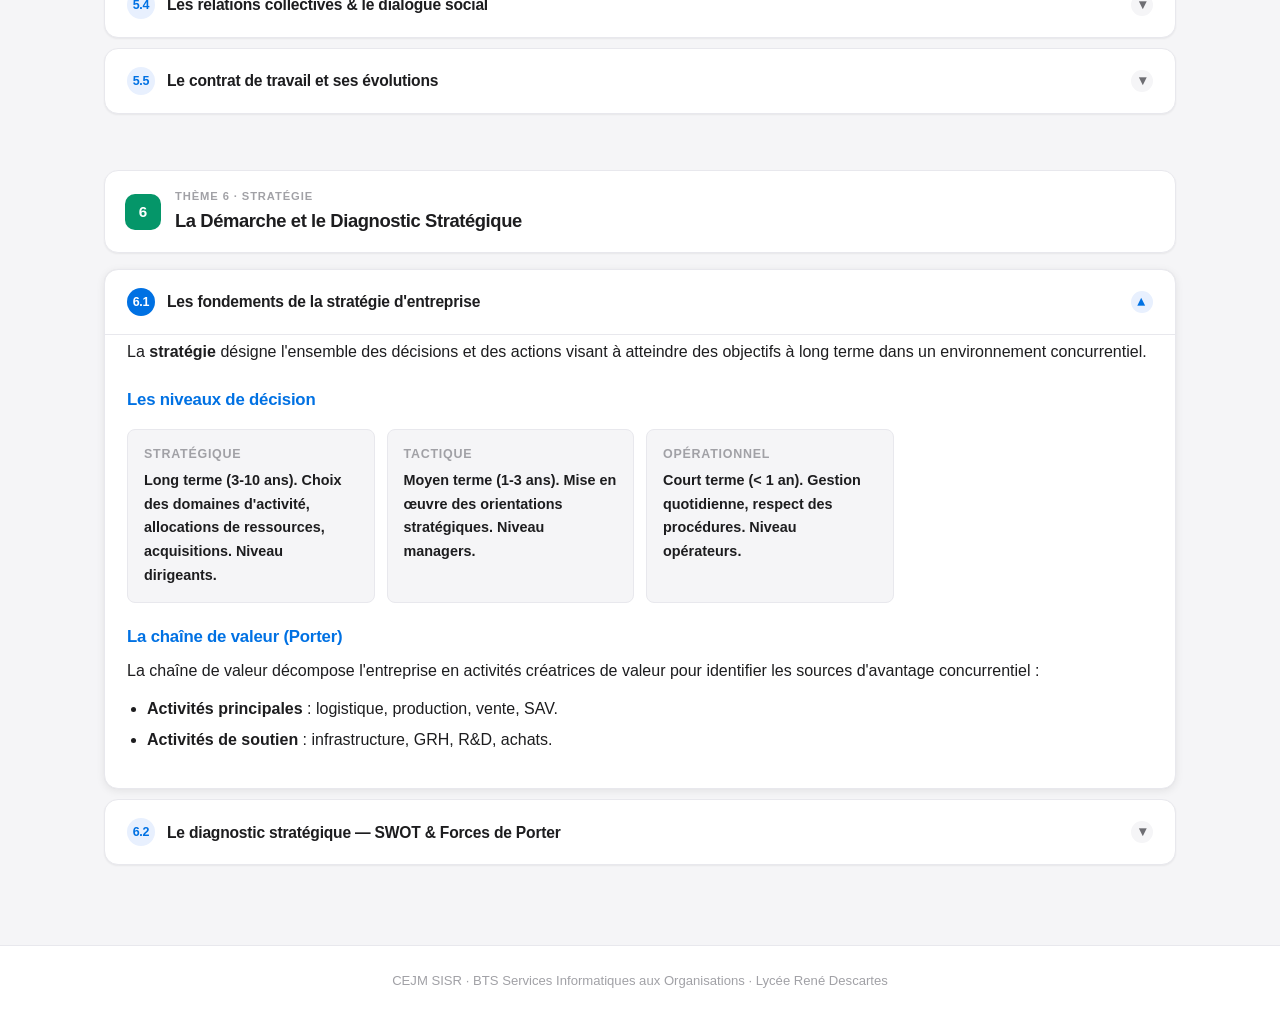
<file: annee2.html>
﻿<!DOCTYPE html>
<html lang="fr">
<head>
  <meta charset="UTF-8">
  <meta name="viewport" content="width=device-width, initial-scale=1.0">
  <title>CEJM 2e Année — BTS SIO SISR</title>
  <link rel="stylesheet" href="css/style.css">
</head>
<body>

  <header class="site-header">
    <nav class="nav">
      <a href="index.html" class="nav-logo">CEJM <span>SISR</span></a>
      <ul class="nav-links">
        <li><a href="index.html" class="active">CEJM</a></li>
        <li><a href="sisr-menu.html">SISR</a></li>
      </ul>
    </nav>
  </header>

  <main class="page">

    <!-- HERO -->
    <div class="page-hero">
      <div class="badge">Programme 2e Année</div>
      <h1>CEJM Deuxième Année</h1>
      <p>Numérique, cybersécurité, RGPD, SI, mutations du travail et droit social. Les thèmes au cœur du BTS SIO SISR.</p>
      <div class="search-wrap">
        <svg width="16" height="16" fill="none" stroke="currentColor" stroke-width="2" viewBox="0 0 24 24"><circle cx="11" cy="11" r="8"/><path d="m21 21-4.35-4.35"/></svg>
        <input type="text" id="searchInput" placeholder="Rechercher dans les fiches…">
      </div>
    </div>

    <!-- TOC -->
    <nav class="toc-nav">
      <div class="toc-title">Sommaire</div>
      <ul class="toc-list">
        <li><a href="#num1">T4.1 · Révolution numérique</a></li>
        <li><a href="#num2">T4.2 · Adaptation des entreprises</a></li>
        <li><a href="#num3">T4.3 · RGPD & données perso.</a></li>
        <li><a href="#num4">T4.4 · Actifs immatériels & licences</a></li>
        <li><a href="#num5">T4.5 · Preuve & contrats numériques</a></li>
        <li><a href="#num6">T4.6 · Système d'information</a></li>
        <li><a href="#num7">T4.7 · Cybersécurité</a></li>
        <li><a href="#travail1">T5.1 · Marché du travail</a></li>
        <li><a href="#travail2">T5.2 · Politiques de l'emploi</a></li>
        <li><a href="#travail3">T5.3 · Motivation & GPEC</a></li>
        <li><a href="#travail4">T5.4 · Relations collectives</a></li>
        <li><a href="#travail5">T5.5 · Contrat de travail</a></li>
        <li><a href="#strat">T6 · Démarche stratégique</a></li>
      </ul>
    </nav>


    <!-- ===================================================
         THÈME 4 — NUMÉRIQUE
    ==================================================== -->
    <div id="num1" class="theme-header">
      <div class="theme-num" style="background:#6366f1;">4</div>
      <div class="theme-info">
        <div class="theme-label">Thème 4 · Impact du Numérique</div>
        <div class="theme-name">Les Évolutions économiques liées à la Révolution Numérique</div>
      </div>
    </div>

    <div class="accordion-group">

      <div class="accordion open">
        <div class="accordion-header">
          <div class="acc-left"><div class="acc-num">4.1</div>La révolution numérique et ses enjeux</div>
          <div class="acc-chevron">▾</div>
        </div>
        <div class="accordion-body">
          <div class="accordion-content">
            <p>La révolution numérique repose sur trois piliers qui se renforcent mutuellement et transforment en profondeur l'économie et la société.</p>

            <div class="key-grid">
              <div class="key-card">
                <div class="key-label">Pilier Technologique</div>
                <div class="key-value">Réseaux (fibre, 5G), cloud computing, objets connectés (IoT), intelligence artificielle, big data.</div>
              </div>
              <div class="key-card">
                <div class="key-label">Pilier Économique</div>
                <div class="key-value">Nouveaux acteurs (GAFAM), plateformes numériques, économie de partage, nouveaux modèles d'affaires.</div>
              </div>
              <div class="key-card">
                <div class="key-label">Pilier Social</div>
                <div class="key-value">Nouveaux usages (réseaux sociaux, e-commerce), télétravail, transformation des emplois.</div>
              </div>
            </div>

            <h3>Les enjeux pour les entreprises</h3>
            <ul>
              <li><strong>Disruption</strong> : remise en cause des modèles économiques traditionnels (Uber vs taxis, Netflix vs télévision).</li>
              <li><strong>Nouveaux marchés</strong> : opportunités mondiales grâce au digital.</li>
              <li><strong>Adaptation obligatoire</strong> : les entreprises qui ne se transforment pas disparaissent (Kodak, Blockbuster).</li>
            </ul>

            <h3>Les bouleversements sectoriels</h3>
            <p>La désintermédiation (suppression des intermédiaires) et la ré-intermédiation (les plateformes deviennent le nouvel intermédiaire incontournable) reconfigurent de nombreux secteurs :</p>
            <ul>
              <li><strong>Commerce</strong> : Amazon, Alibaba éliminent les distributeurs traditionnels.</li>
              <li><strong>Banque / Assurance</strong> : Fintech, néobanques, paiement mobile.</li>
              <li><strong>Tourisme</strong> : Booking, Airbnb, suppression des agences physiques.</li>
              <li><strong>Médias</strong> : streaming (Spotify, Netflix) vs presse et TV classique.</li>
            </ul>
          </div>
        </div>
      </div>

      <div id="num2" class="accordion">
        <div class="accordion-header">
          <div class="acc-left"><div class="acc-num">4.2</div>L'adaptation des entreprises à l'économie numérique</div>
          <div class="acc-chevron">▾</div>
        </div>
        <div class="accordion-body">
          <div class="accordion-content">
            <h3>Les nouveaux modèles économiques numériques</h3>
            <div class="def-list">
              <div class="def-item">
                <span class="def-term">Freemium</span>
                <span class="def-desc">Service gratuit de base, fonctionnalités avancées payantes. Ex : Spotify, LinkedIn, Dropbox.</span>
              </div>
              <div class="def-item">
                <span class="def-term">Abonnement (SaaS)</span>
                <span class="def-desc">Le client paie un abonnement mensuel/annuel pour accéder au service. Ex : Microsoft 365, Salesforce, Adobe Creative Cloud.</span>
              </div>
              <div class="def-item">
                <span class="def-term">Plateforme (marketplace)</span>
                <span class="def-desc">Mise en relation de vendeurs et acheteurs. La plateforme prend une commission. Ex : Amazon, Leboncoin, Uber.</span>
              </div>
              <div class="def-item">
                <span class="def-term">Économie collaborative</span>
                <span class="def-desc">Partage de ressources entre particuliers. Ex : Airbnb, BlaBlaCar, Leboncoin.</span>
              </div>
            </div>

            <h3>Les effets de réseau</h3>
            <p>La valeur d'un service augmente avec le nombre d'utilisateurs. Plus il y a d'utilisateurs, plus le service est utile → cercle vertueux qui favorise les positions dominantes des grandes plateformes.</p>

            <h3>La transformation numérique des entreprises</h3>
            <p>Elle implique de revoir les processus métier, la culture d'entreprise et les compétences :</p>
            <ul>
              <li><strong>Automatisation</strong> des tâches répétitives (RPA, IA).</li>
              <li><strong>Dématérialisation</strong> des documents et des échanges.</li>
              <li><strong>Agilité organisationnelle</strong> : méthodes Scrum, DevOps.</li>
              <li><strong>Cloud migration</strong> : passage de l'on-premise au cloud (IaaS, PaaS, SaaS).</li>
            </ul>

            <div class="callout callout-blue">
              <div class="callout-title">SISR</div>
              La migration cloud (AWS, Azure, GCP) est un projet de transformation numérique majeur. L'administrateur réseau doit maîtriser les architectures hybrides, la sécurité cloud et la gestion des coûts (FinOps).
            </div>
          </div>
        </div>
      </div>

      <div id="num3" class="accordion">
        <div class="accordion-header">
          <div class="acc-left"><div class="acc-num">4.3</div>La protection des personnes dans l'univers numérique — RGPD</div>
          <div class="acc-chevron">▾</div>
        </div>
        <div class="accordion-body">
          <div class="accordion-content">
            <p>Le <strong>RGPD</strong> (Règlement Général sur la Protection des Données) est entré en vigueur le <strong>25 mai 2018</strong>. Il s'applique à toute organisation qui traite des données personnelles de résidents européens.</p>

            <h3>Les droits des personnes concernées</h3>
            <div class="def-list">
              <div class="def-item"><span class="def-term">Accès</span><span class="def-desc">Toute personne peut demander quelles données la concernent et comment elles sont utilisées.</span></div>
              <div class="def-item"><span class="def-term">Rectification</span><span class="def-desc">Corriger des données inexactes ou incomplètes.</span></div>
              <div class="def-item"><span class="def-term">Oubli (effacement)</span><span class="def-desc">Demander la suppression de ses données (sous conditions).</span></div>
              <div class="def-item"><span class="def-term">Portabilité</span><span class="def-desc">Récupérer ses données dans un format réutilisable pour les transférer à un autre prestataire.</span></div>
              <div class="def-item"><span class="def-term">Opposition</span><span class="def-desc">S'opposer au traitement de ses données, notamment pour la prospection commerciale.</span></div>
            </div>

            <h3>Les obligations des entreprises</h3>
            <ul>
              <li><strong>Consentement explicite</strong> : l'utilisateur doit donner son accord libre, éclairé, spécifique et non ambigu.</li>
              <li><strong>Registre des traitements</strong> : documenter tous les traitements de données personnelles.</li>
              <li><strong>Privacy by design</strong> : intégrer la protection des données dès la conception des outils.</li>
              <li><strong>Notification des violations</strong> : signaler une fuite de données à la CNIL dans les <strong>72 heures</strong>.</li>
              <li><strong>DPO (Délégué à la Protection des Données)</strong> : obligatoire pour certaines organisations.</li>
            </ul>

            <h3>Sanctions</h3>
            <p>La CNIL peut infliger des amendes jusqu'à <strong>20 millions € ou 4% du CA mondial</strong> (le plus élevé des deux). Ex : Google condamné à 50M€ en 2019.</p>

            <h3>Cybersurveillance des salariés</h3>
            <div class="callout callout-orange">
              <div class="callout-title">Règle clé (Jurisprudence Nikon)</div>
              Les fichiers sur l'ordinateur professionnel sont <strong>présumés professionnels</strong>, sauf s'ils sont explicitement nommés "PERSONNEL". L'employeur peut les consulter hors présence du salarié. Mais il doit avoir informé les salariés de la surveillance AVANT de l'exercer (principe de transparence).
            </div>

            <div class="callout callout-blue">
              <div class="callout-title">SISR</div>
              L'administrateur réseau qui a accès aux logs, aux emails professionnels, aux fichiers partagés doit respecter le RGPD et la charte informatique. L'accès aux données personnelles doit être encadré et justifié.
            </div>
          </div>
        </div>
      </div>

      <div id="num4" class="accordion">
        <div class="accordion-header">
          <div class="acc-left"><div class="acc-num">4.4</div>La protection des actifs immatériels — Logiciels & Licences</div>
          <div class="acc-chevron">▾</div>
        </div>
        <div class="accordion-body">
          <div class="accordion-content">
            <h3>La protection du logiciel</h3>
            <p>Un logiciel est protégé dès sa création par le <strong>droit d'auteur</strong> (pas besoin de dépôt). Le code source est une œuvre de l'esprit originale.</p>
            <ul>
              <li>Si créé par un salarié dans l'exercice de ses fonctions → droits patrimoniaux appartiennent à <strong>l'employeur</strong>.</li>
              <li>Si créé par un prestataire externe → droits restent au prestataire SAUF clause de cession dans le contrat.</li>
            </ul>

            <h3>Les licences logicielles</h3>
            <div class="def-list">
              <div class="def-item">
                <span class="def-term">Licence propriétaire</span>
                <span class="def-desc">Utilisation soumise à conditions strictes. Code source non accessible. Ex : Windows, Office, Photoshop. L'utilisateur achète un droit d'usage, pas le logiciel.</span>
              </div>
              <div class="def-item">
                <span class="def-term">Licence libre (Open Source)</span>
                <span class="def-desc">Code source accessible, modifiable, redistribuable. GPL (GNU), MIT, Apache. Ex : Linux, LibreOffice, Apache.</span>
              </div>
              <div class="def-item">
                <span class="def-term">GPL (General Public License)</span>
                <span class="def-desc">Licence copyleft : toute modification doit être redistribuée sous la même licence. "Virale" pour les développeurs.</span>
              </div>
              <div class="def-item">
                <span class="def-term">Licence Creative Commons</span>
                <span class="def-desc">Pour les œuvres culturelles (textes, images, vidéos). Combinaisons de conditions : attribution, commercial, partage à l'identique.</span>
              </div>
            </div>

            <h3>La concurrence déloyale par parasitisme</h3>
            <p>Le <strong>parasitisme</strong> consiste à profiter indûment du savoir-faire ou de la notoriété d'autrui sans bourse déliée. Sanctionné même sans risque de confusion avec la concurrence déloyale classique.</p>

            <h3>Le nom de domaine</h3>
            <p>Le nom de domaine est une <strong>adresse internet unique</strong>. Il est géré par l'ICANN au niveau international et l'AFNIC pour le .fr. Sa protection est assurée par :</p>
            <ul>
              <li>Le principe du <strong>premier arrivé, premier servi</strong>.</li>
              <li>L'action en <strong>cybersquatting</strong> si un tiers enregistre de mauvaise foi un nom correspondant à une marque connue.</li>
            </ul>

            <div class="callout callout-blue">
              <div class="callout-title">SISR</div>
              En tant qu'admin système, connaître les types de licences est fondamental : déployer un logiciel sans licence conforme expose l'entreprise à des poursuites pour contrefaçon. Audit de licences régulier obligatoire.
            </div>
          </div>
        </div>
      </div>

      <div id="num5" class="accordion">
        <div class="accordion-header">
          <div class="acc-left"><div class="acc-num">4.5</div>La preuve électronique & les contrats numériques</div>
          <div class="acc-chevron">▾</div>
        </div>
        <div class="accordion-body">
          <div class="accordion-content">
            <h3>La valeur juridique de l'écrit électronique</h3>
            <p>Depuis la <strong>loi du 13 mars 2000</strong>, l'écrit électronique a la même valeur probante que l'écrit papier si deux conditions sont réunies :</p>
            <ul class="condition-list">
              <li>La personne dont il émane est <strong>dûment identifiée</strong> (signature électronique).</li>
              <li>L'écrit est conservé dans des conditions garantissant son <strong>intégrité</strong>.</li>
            </ul>

            <h3>La signature électronique</h3>
            <div class="def-list">
              <div class="def-item"><span class="def-term">Simple</span><span class="def-desc">Ex : cocher une case "J'accepte". Valeur probante faible.</span></div>
              <div class="def-item"><span class="def-term">Avancée</span><span class="def-desc">Liée à son signataire de manière unique, basée sur un certificat. Ex : DocuSign.</span></div>
              <div class="def-item"><span class="def-term">Qualifiée</span><span class="def-desc">Plus haut niveau de sécurité (eIDAS). Certificat délivré par un prestataire de services de confiance (PSCo). Équivaut à la signature manuscrite.</span></div>
            </div>

            <h3>L'archivage électronique</h3>
            <p>Système permettant de conserver des documents numériques avec garanties d'intégrité et de pérennité. Norme ISO 14641. Les entreprises doivent conserver certains documents selon des délais légaux :</p>
            <ul>
              <li>Contrats commerciaux : 5 ans.</li>
              <li>Documents comptables : 10 ans.</li>
              <li>Documents relatifs aux salariés : jusqu'à 5 ans après départ.</li>
            </ul>

            <h3>Les clauses spécifiques aux contrats cloud B2B</h3>
            <div class="callout callout-blue">
              <div class="callout-title">3 clauses essentielles à connaître</div>
              <ul>
                <li><strong>Clause de réversibilité</strong> : droit de récupérer toutes ses données à la fin du contrat, dans un format exploitable.</li>
                <li><strong>SLA (Service Level Agreement)</strong> : engagement de disponibilité (ex. 99,9% = max 8,7h d'indispo/an). Pénalités si non respecté.</li>
                <li><strong>Clause de confidentialité</strong> : le prestataire s'engage à ne pas divulguer les données hébergées.</li>
              </ul>
            </div>
          </div>
        </div>
      </div>

      <div id="num6" class="accordion">
        <div class="accordion-header">
          <div class="acc-left"><div class="acc-num">4.6</div>Le Système d'Information (SI) et le management</div>
          <div class="acc-chevron">▾</div>
        </div>
        <div class="accordion-body">
          <div class="accordion-content">
            <p>Selon Kolb, un SI est un <strong>ensemble de ressources</strong> (technologiques, organisationnelles et humaines) qui permet la gestion de l'information, utile à la prise de décision.</p>

            <h3>Les fonctions du SI</h3>
            <ul>
              <li><strong>Collecte</strong> des informations.</li>
              <li><strong>Stockage</strong> dans des bases de données.</li>
              <li><strong>Traitement</strong> (transformation en informations utiles à la décision).</li>
              <li><strong>Diffusion</strong> aux différents niveaux de l'entreprise.</li>
            </ul>

            <h3>SI et prise de décision</h3>
            <div class="key-grid">
              <div class="key-card">
                <div class="key-label">Niveau opérationnel</div>
                <div class="key-value">Décisions courantes, automatisées. ERP, outils de gestion quotidienne.</div>
              </div>
              <div class="key-card">
                <div class="key-label">Niveau tactique</div>
                <div class="key-value">Décisions à moyen terme. Tableaux de bord, reporting.</div>
              </div>
              <div class="key-card">
                <div class="key-label">Niveau stratégique</div>
                <div class="key-value">Décisions long terme. Business Intelligence, outils d'aide à la décision.</div>
              </div>
            </div>

            <h3>Les conséquences du numérique sur le management</h3>
            <ul>
              <li><strong>Management de proximité difficile</strong> : télétravail, équipes dispersées géographiquement.</li>
              <li><strong>Accélération des prises de décision</strong> : accès à l'information en temps réel.</li>
              <li><strong>Nouveaux risques</strong> : dépendance au SI, cyberattaques, surcharge informationnelle, surveillance des salariés.</li>
              <li><strong>Nouvelles formes d'organisation</strong> : flat hierarchy, holacracy, entreprise libérée.</li>
            </ul>

            <div class="callout callout-blue">
              <div class="callout-title">SISR</div>
              L'administrateur réseau est au cœur du SI. Il garantit sa disponibilité (PCA/PRA), sa sécurité et son évolutivité. Le SI est un actif stratégique de l'entreprise.
            </div>
          </div>
        </div>
      </div>

      <div id="num7" class="accordion">
        <div class="accordion-header">
          <div class="acc-left"><div class="acc-num">4.7</div>Cybersécurité & lutte contre la cybercriminalité</div>
          <div class="acc-chevron">▾</div>
        </div>
        <div class="accordion-body">
          <div class="accordion-content">
            <h3>Les principales menaces cyber</h3>
            <div class="def-list">
              <div class="def-item"><span class="def-term">Ransomware</span><span class="def-desc">Logiciel malveillant qui chiffre les données et réclame une rançon. Ex : WannaCry (2017).</span></div>
              <div class="def-item"><span class="def-term">Phishing</span><span class="def-desc">Usurpation d'identité par email ou site web pour voler des identifiants.</span></div>
              <div class="def-item"><span class="def-term">DDoS</span><span class="def-desc">Attaque par déni de service distribué : saturer un serveur pour le rendre indisponible.</span></div>
              <div class="def-item"><span class="def-term">APT</span><span class="def-desc">Advanced Persistent Threat : attaque longue durée, ciblée, menée par un acteur étatique ou criminel organisé.</span></div>
            </div>

            <h3>Le cadre juridique — infractions informatiques</h3>
            <ul>
              <li><strong>Art. 323-1 Code Pénal</strong> : accès frauduleux à un STAD (Système de Traitement Automatisé de Données). Jusqu'à 3 ans de prison et 100 000 € d'amende.</li>
              <li><strong>Art. 323-2</strong> : entrave ou faussement d'un STAD.</li>
              <li><strong>Art. 323-3</strong> : introduction frauduleuse, modification, suppression de données.</li>
            </ul>

            <h3>Les obligations légales de notification</h3>
            <ul>
              <li>Violation de données personnelles → notification CNIL sous <strong>72h</strong> (RGPD).</li>
              <li>Opérateurs d'importance vitale (OIV) → obligations renforcées (LPM 2013).</li>
              <li>Opérateurs de services essentiels (OSE) → directive NIS.</li>
            </ul>

            <h3>Les organisations de lutte contre la cybercriminalité</h3>
            <ul>
              <li><strong>ANSSI</strong> : Agence Nationale de la Sécurité des Systèmes d'Information. Publie guides et bonnes pratiques.</li>
              <li><strong>CERT-FR</strong> : Centre Gouvernemental de Veille, d'Alerte et de Réponse aux attaques informatiques.</li>
              <li><strong>Europol / Interpol</strong> : coopération internationale.</li>
            </ul>

            <div class="callout callout-red">
              <div class="callout-title">SISR — Enjeu crucial</div>
              La cybersécurité est le cœur du métier SISR. Maîtriser les aspects JURIDIQUES (infractions, obligations, responsabilités) est aussi important que les aspects techniques lors de l'examen CEJM.
            </div>
          </div>
        </div>
      </div>

    </div><!-- /accordion-group numérique -->


    <!-- ===================================================
         THÈME 5 — MUTATIONS DU TRAVAIL
    ==================================================== -->
    <div id="travail1" class="theme-header" style="margin-top:56px;">
      <div class="theme-num" style="background:#0891b2;">5</div>
      <div class="theme-info">
        <div class="theme-label">Thème 5 · Mutations du Travail</div>
        <div class="theme-name">Le Marché du Travail et le Chômage</div>
      </div>
    </div>

    <div class="accordion-group">

      <div class="accordion open">
        <div class="accordion-header">
          <div class="acc-left"><div class="acc-num">5.1</div>Le fonctionnement du marché du travail</div>
          <div class="acc-chevron">▾</div>
        </div>
        <div class="accordion-body">
          <div class="accordion-content">
            <p>Le marché du travail met en relation l'<strong>offre</strong> (salariés qui proposent leur force de travail) et la <strong>demande</strong> (entreprises qui cherchent à recruter).</p>

            <div class="key-grid">
              <div class="key-card">
                <div class="key-label">Offre de travail</div>
                <div class="key-value">Vient des ménages (salariés, chercheurs d'emploi). Dépend du salaire, des conditions de travail, du niveau de qualification.</div>
              </div>
              <div class="key-card">
                <div class="key-label">Demande de travail</div>
                <div class="key-value">Vient des entreprises. Dépend de l'activité économique, du coût du travail, des gains de productivité.</div>
              </div>
            </div>

            <h3>Le chômage : définition et mesure</h3>
            <p>Le BIT (Bureau International du Travail) définit le chômeur comme une personne :</p>
            <ul class="condition-list">
              <li>Sans emploi</li>
              <li>Disponible pour travailler dans les 15 jours</li>
              <li>À la recherche active d'un emploi</li>
            </ul>
            <p>Le taux de chômage = (chômeurs / population active) × 100. En France : environ 7,3% en 2024.</p>

            <h3>Les formes de chômage</h3>
            <div class="def-list">
              <div class="def-item"><span class="def-term">Frictionnel</span><span class="def-desc">Transitoire : temps entre deux emplois. Normal dans une économie dynamique.</span></div>
              <div class="def-item"><span class="def-term">Structurel</span><span class="def-desc">Inadéquation entre compétences des chômeurs et besoins des entreprises. Durable, lié aux mutations économiques.</span></div>
              <div class="def-item"><span class="def-term">Conjoncturel</span><span class="def-desc">Lié au ralentissement économique (récession). Temporaire.</span></div>
              <div class="def-item"><span class="def-term">Technologique</span><span class="def-desc">Destruction d'emplois par l'automatisation/la robotisation. Enjeu majeur du numérique.</span></div>
            </div>

            <h3>Le chômage des jeunes (Digital Natives)</h3>
            <p>Les jeunes (15-24 ans) sont particulièrement touchés : taux de chômage 2 à 3 fois supérieur à la moyenne. Facteurs : manque d'expérience, inadéquation formation/emploi, contrats précaires (CDD, intérim).</p>
          </div>
        </div>
      </div>

      <div id="travail2" class="accordion">
        <div class="accordion-header">
          <div class="acc-left"><div class="acc-num">5.2</div>Les politiques de l'emploi</div>
          <div class="acc-chevron">▾</div>
        </div>
        <div class="accordion-body">
          <div class="accordion-content">
            <p>Face au chômage, les pouvoirs publics mettent en œuvre des politiques de l'emploi classées en deux catégories.</p>

            <h3>Politiques actives</h3>
            <p>Visent à <strong>favoriser le retour à l'emploi</strong> et à améliorer le fonctionnement du marché du travail.</p>
            <ul>
              <li><strong>Formation professionnelle</strong> : développement des compétences, CPF (Compte Personnel de Formation).</li>
              <li><strong>Aides à l'embauche</strong> : réductions de cotisations patronales, contrats aidés.</li>
              <li><strong>France Travail</strong> (ex Pôle Emploi depuis 2024) : accompagnement des demandeurs d'emploi, placement.</li>
              <li><strong>Contrats en alternance</strong> : apprentissage, contrat de professionnalisation.</li>
              <li><strong>Contrats aidés subventionnés</strong> : emplois d'avenir, PEC (Parcours Emploi Compétences).</li>
            </ul>

            <h3>Politiques passives</h3>
            <p>Visent à <strong>rendre le chômage supportable</strong> sans résoudre sa cause.</p>
            <ul>
              <li><strong>Assurance chômage (ARE)</strong> : indemnisation des chômeurs involontaires. Gérée par l'UNEDIC. Réformes régulières pour maîtriser les dépenses.</li>
              <li><strong>Préretraite, retraite anticipée</strong> : réduire la population active.</li>
              <li><strong>RSA (Revenu de Solidarité Active)</strong> : revenu minimum pour les personnes en situation de précarité.</li>
            </ul>

            <div class="callout callout-green">
              <div class="callout-title">GPEC — Gestion Prévisionnelle des Emplois et des Compétences</div>
              Outil de GRH permettant d'anticiper l'évolution des emplois et des métiers à horizon 3-5 ans. Obligatoire dans les entreprises de plus de 300 salariés. Comprend le recensement des emplois, l'analyse des écarts et les plans d'action (formation, recrutement, mobilité).
            </div>
          </div>
        </div>
      </div>

      <div id="travail3" class="accordion">
        <div class="accordion-header">
          <div class="acc-left"><div class="acc-num">5.3</div>Motivation, gestion des talents & Digital Natives</div>
          <div class="acc-chevron">▾</div>
        </div>
        <div class="accordion-body">
          <div class="accordion-content">
            <h3>Les théories de la motivation</h3>

            <div class="majeure-card">
              <div class="m-title">Pyramide de Maslow (1954)</div>
              <p>Les besoins humains sont hiérarchisés en 5 niveaux. Un besoin supérieur ne peut être satisfait que si les besoins inférieurs sont couverts.</p>
              <ol style="padding-left:18px; margin-top:8px;">
                <li>Besoins <strong>physiologiques</strong> (manger, dormir)</li>
                <li>Besoins de <strong>sécurité</strong> (emploi stable, logement)</li>
                <li>Besoins d'<strong>appartenance</strong> (équipe, collègues)</li>
                <li>Besoins d'<strong>estime</strong> (reconnaissance, promotion)</li>
                <li>Besoins d'<strong>accomplissement</strong> (réalisation de soi, sens)</li>
              </ol>
            </div>

            <div class="majeure-card orange">
              <div class="m-title" style="color:var(--orange)">Théorie bifactorielle de Herzberg (1959)</div>
              <p>Herzberg distingue deux catégories de facteurs :</p>
              <div class="key-grid" style="margin-top:8px;">
                <div class="key-card">
                  <div class="key-label">Facteurs d'hygiène (insatisfaction)</div>
                  <div class="key-value">Salaire, conditions de travail, sécurité. Leur absence démotive, leur présence ne motive pas.</div>
                </div>
                <div class="key-card">
                  <div class="key-label">Facteurs de motivation</div>
                  <div class="key-value">Responsabilité, reconnaissance, accomplissement, évolution. Leur présence motive vraiment.</div>
                </div>
              </div>
            </div>

            <h3>La gestion des talents</h3>
            <p>Attirer, développer et retenir les collaborateurs à fort potentiel. Leviers :</p>
            <ul>
              <li><strong>Marque employeur</strong> : image attractive de l'entreprise comme lieu de travail.</li>
              <li><strong>Mobilité interne</strong> : progression de carrière sans changer d'entreprise.</li>
              <li><strong>Formation continue</strong> : investissement dans le développement des compétences.</li>
              <li><strong>QVT (Qualité de Vie au Travail)</strong> : bien-être, équilibre vie pro/perso.</li>
            </ul>

            <h3>Les Digital Natives et le travail</h3>
            <p>Les <em>Digital Natives</em> (génération Y/Z, nés après 1980) ont grandi avec le numérique. Leurs attentes au travail :</p>
            <ul>
              <li>Flexibilité (télétravail, horaires souples).</li>
              <li>Sens et impact (entreprise à mission, RSE).</li>
              <li>Feedback rapide et reconnaissance fréquente.</li>
              <li>Outils numériques modernes et collaboratifs (Teams, Slack, Notion).</li>
              <li>Autonomie et participation aux décisions.</li>
            </ul>

            <div class="callout callout-blue">
              <div class="callout-title">SISR</div>
              Un administrateur réseau Digital Native s'attend à travailler avec des outils modernes (GitLab, infrastructure as code, DevOps). Les entreprises qui ne s'adaptent pas perdent leurs talents en informatique.
            </div>
          </div>
        </div>
      </div>

      <div id="travail4" class="accordion">
        <div class="accordion-header">
          <div class="acc-left"><div class="acc-num">5.4</div>Les relations collectives & le dialogue social</div>
          <div class="acc-chevron">▾</div>
        </div>
        <div class="accordion-body">
          <div class="accordion-content">
            <h3>Les sources du droit du travail (hiérarchie)</h3>
            <div class="steps">
              <div class="step"><div class="step-dot">1</div><div class="step-title">Constitution & normes supranationales</div><div class="step-body">Principes fondamentaux (droit de grève, liberté syndicale).</div></div>
              <div class="step"><div class="step-dot">2</div><div class="step-title">Code du travail (loi)</div><div class="step-body">Plancher minimum de droits. Aucune norme inférieure ne peut être moins favorable.</div></div>
              <div class="step"><div class="step-dot">3</div><div class="step-title">Convention collective de branche</div><div class="step-body">Accord négocié entre syndicats d'employeurs et de salariés d'un secteur. Ex : convention Syntec pour l'informatique.</div></div>
              <div class="step"><div class="step-dot">4</div><div class="step-title">Accord d'entreprise</div><div class="step-body">Négocié avec les représentants du personnel au sein de l'entreprise.</div></div>
              <div class="step"><div class="step-dot">5</div><div class="step-title">Contrat de travail individuel</div><div class="step-body">Ne peut être moins favorable que les niveaux supérieurs.</div></div>
            </div>

            <h3>Les institutions représentatives du personnel (IRP)</h3>
            <div class="def-list">
              <div class="def-item">
                <span class="def-term">CSE</span>
                <span class="def-desc">Comité Social et Économique (depuis 2017). Fusionne CE, DP et CHSCT. Obligatoire dès 11 salariés. Élu pour 4 ans.</span>
              </div>
              <div class="def-item">
                <span class="def-term">Syndicats</span>
                <span class="def-desc">Organisations représentant les intérêts collectifs des salariés (CGT, CFDT, FO, CFTC, CFE-CGC). Négocient les conventions et accords collectifs.</span>
              </div>
            </div>

            <h3>La négociation collective</h3>
            <p>Les <strong>conventions et accords collectifs</strong> fixent les conditions d'emploi et de travail (salaires, durée du travail, congés) au-delà du Code du travail. Les accords d'entreprise peuvent maintenant déroger à la branche sur certains sujets (loi Travail 2016, ordonnances Macron 2017).</p>
          </div>
        </div>
      </div>

      <div id="travail5" class="accordion">
        <div class="accordion-header">
          <div class="acc-left"><div class="acc-num">5.5</div>Le contrat de travail et ses évolutions</div>
          <div class="acc-chevron">▾</div>
        </div>
        <div class="accordion-body">
          <div class="accordion-content">
            <h3>La notion de contrat de travail</h3>
            <p>Le contrat de travail existe dès qu'il y a réunion de 3 éléments :</p>
            <ul class="condition-list">
              <li>Une <strong>prestation de travail</strong></li>
              <li>Une <strong>rémunération</strong></li>
              <li>Un <strong>lien de subordination</strong> (pouvoir de l'employeur de donner des ordres, de contrôler et de sanctionner)</li>
            </ul>
            <p>C'est le <strong>lien de subordination</strong> qui distingue le salarié du travailleur indépendant (freelance).</p>

            <h3>Les clauses spécifiques</h3>
            <div class="def-list">
              <div class="def-item">
                <span class="def-term">Clause de mobilité</span>
                <span class="def-desc">Acceptation à l'avance d'un changement de lieu de travail. Doit être définie géographiquement et appliquée de bonne foi.</span>
              </div>
              <div class="def-item">
                <span class="def-term">Clause de non-concurrence</span>
                <span class="def-desc">Interdit de rejoindre un concurrent après la rupture. Validité soumise à 4 conditions cumulatives (voir page Méthode).</span>
              </div>
              <div class="def-item">
                <span class="def-term">Clause d'exclusivité</span>
                <span class="def-desc">Interdit d'exercer une autre activité professionnelle pendant la durée du contrat.</span>
              </div>
            </div>

            <h3>La modification du contrat de travail</h3>
            <table class="styled-table">
              <thead><tr><th>Type de modification</th><th>Régime</th></tr></thead>
              <tbody>
                <tr><td>Modification d'un <strong>élément essentiel</strong> (salaire, qualification, durée du travail)</td><td>Nécessite l'accord du salarié. En cas de refus, l'employeur doit maintenir ou licencier.</td></tr>
                <tr><td>Modification des <strong>conditions de travail</strong> (horaires, lieu dans le secteur géographique)</td><td>L'employeur peut l'imposer dans le cadre du pouvoir de direction. Refus = faute.</td></tr>
              </tbody>
            </table>

            <h3>La rupture du contrat</h3>
            <div class="def-list">
              <div class="def-item"><span class="def-term">Licenciement pour motif personnel</span><span class="def-desc">Faute simple, grave ou lourde. Procédure : entretien préalable, lettre motivée, délai de préavis (sauf faute grave/lourde).</span></div>
              <div class="def-item"><span class="def-term">Licenciement économique</span><span class="def-desc">Suppression de poste pour raisons économiques. Procédure renforcée (consultation CSE, plan de sauvegarde de l'emploi si +10 licenciements).</span></div>
              <div class="def-item"><span class="def-term">Rupture conventionnelle</span><span class="def-desc">Accord amiable entre employeur et salarié. Homologuée par la DREETS. Donne droit aux allocations chômage.</span></div>
              <div class="def-item"><span class="def-term">Démission</span><span class="def-desc">Initiative du salarié. Respect du préavis. Pas droit aux allocations chômage (sauf démission légitime).</span></div>
            </div>
          </div>
        </div>
      </div>

    </div><!-- /accordion-group travail -->


    <!-- ===================================================
         THÈME 6 — DÉMARCHE STRATÉGIQUE
    ==================================================== -->
    <div id="strat" class="theme-header" style="margin-top:56px;">
      <div class="theme-num" style="background:#059669;">6</div>
      <div class="theme-info">
        <div class="theme-label">Thème 6 · Stratégie</div>
        <div class="theme-name">La Démarche et le Diagnostic Stratégique</div>
      </div>
    </div>

    <div class="accordion-group">

      <div class="accordion open">
        <div class="accordion-header">
          <div class="acc-left"><div class="acc-num">6.1</div>Les fondements de la stratégie d'entreprise</div>
          <div class="acc-chevron">▾</div>
        </div>
        <div class="accordion-body">
          <div class="accordion-content">
            <p>La <strong>stratégie</strong> désigne l'ensemble des décisions et des actions visant à atteindre des objectifs à long terme dans un environnement concurrentiel.</p>

            <h3>Les niveaux de décision</h3>
            <div class="key-grid">
              <div class="key-card">
                <div class="key-label">Stratégique</div>
                <div class="key-value">Long terme (3-10 ans). Choix des domaines d'activité, allocations de ressources, acquisitions. Niveau dirigeants.</div>
              </div>
              <div class="key-card">
                <div class="key-label">Tactique</div>
                <div class="key-value">Moyen terme (1-3 ans). Mise en œuvre des orientations stratégiques. Niveau managers.</div>
              </div>
              <div class="key-card">
                <div class="key-label">Opérationnel</div>
                <div class="key-value">Court terme (< 1 an). Gestion quotidienne, respect des procédures. Niveau opérateurs.</div>
              </div>
            </div>

            <h3>La chaîne de valeur (Porter)</h3>
            <p>La chaîne de valeur décompose l'entreprise en activités créatrices de valeur pour identifier les sources d'avantage concurrentiel :</p>
            <ul>
              <li><strong>Activités principales</strong> : logistique, production, vente, SAV.</li>
              <li><strong>Activités de soutien</strong> : infrastructure, GRH, R&D, achats.</li>
            </ul>
          </div>
        </div>
      </div>

      <div class="accordion">
        <div class="accordion-header">
          <div class="acc-left"><div class="acc-num">6.2</div>Le diagnostic stratégique — SWOT & Forces de Porter</div>
          <div class="acc-chevron">▾</div>
        </div>
        <div class="accordion-body">
          <div class="accordion-content">
            <h3>L'analyse SWOT</h3>
            <p>Outil de synthèse du diagnostic interne ET externe.</p>
            <table class="styled-table">
              <thead><tr><th>Interne (contrôlable)</th><th>Externe (subi)</th></tr></thead>
              <tbody>
                <tr><td><strong>Forces</strong> (Strengths)<br>Compétences distinctives, ressources solides, avantages concurrentiels.</td><td><strong>Opportunités</strong> (Opportunities)<br>Tendances favorables, nouveaux marchés, évolutions technologiques.</td></tr>
                <tr><td><strong>Faiblesses</strong> (Weaknesses)<br>Manques à combler, inefficacités, ressources insuffisantes.</td><td><strong>Menaces</strong> (Threats)<br>Nouveaux concurrents, réglementations, mutations technologiques.</td></tr>
              </tbody>
            </table>

            <h3>Les 5 forces de Porter</h3>
            <p>Outil d'analyse de l'intensité concurrentielle d'un secteur. 5 forces déterminent l'attractivité et la profitabilité :</p>
            <ol>
              <li>Rivalité entre concurrents existants</li>
              <li>Menace des nouveaux entrants (barrières à l'entrée)</li>
              <li>Menace des produits de substitution</li>
              <li>Pouvoir de négociation des clients</li>
              <li>Pouvoir de négociation des fournisseurs</li>
            </ol>

            <h3>Les stratégies génériques (Porter)</h3>
            <div class="def-list">
              <div class="def-item"><span class="def-term">Domination par les coûts</span><span class="def-desc">Produire au coût le plus bas pour proposer des prix inférieurs. Ex : low-cost, Lidl, Ryanair.</span></div>
              <div class="def-item"><span class="def-term">Différenciation</span><span class="def-desc">Se distinguer sur des critères autres que le prix (qualité, innovation, image). Ex : Apple, Nespresso.</span></div>
              <div class="def-item"><span class="def-term">Focalisation (niche)</span><span class="def-desc">Se concentrer sur un segment de marché précis. Ex : Bugatti (voitures ultra-luxe).</span></div>
            </div>
          </div>
        </div>
      </div>

    </div><!-- /accordion-group stratégie -->

  </main>

  <footer class="site-footer">
    CEJM SISR · BTS Services Informatiques aux Organisations · Lycée René Descartes
  </footer>

  <button id="scrollTop" title="Retour en haut">↑</button>
  <script src="js/script.js"></script>
</body>
</html>
</file>
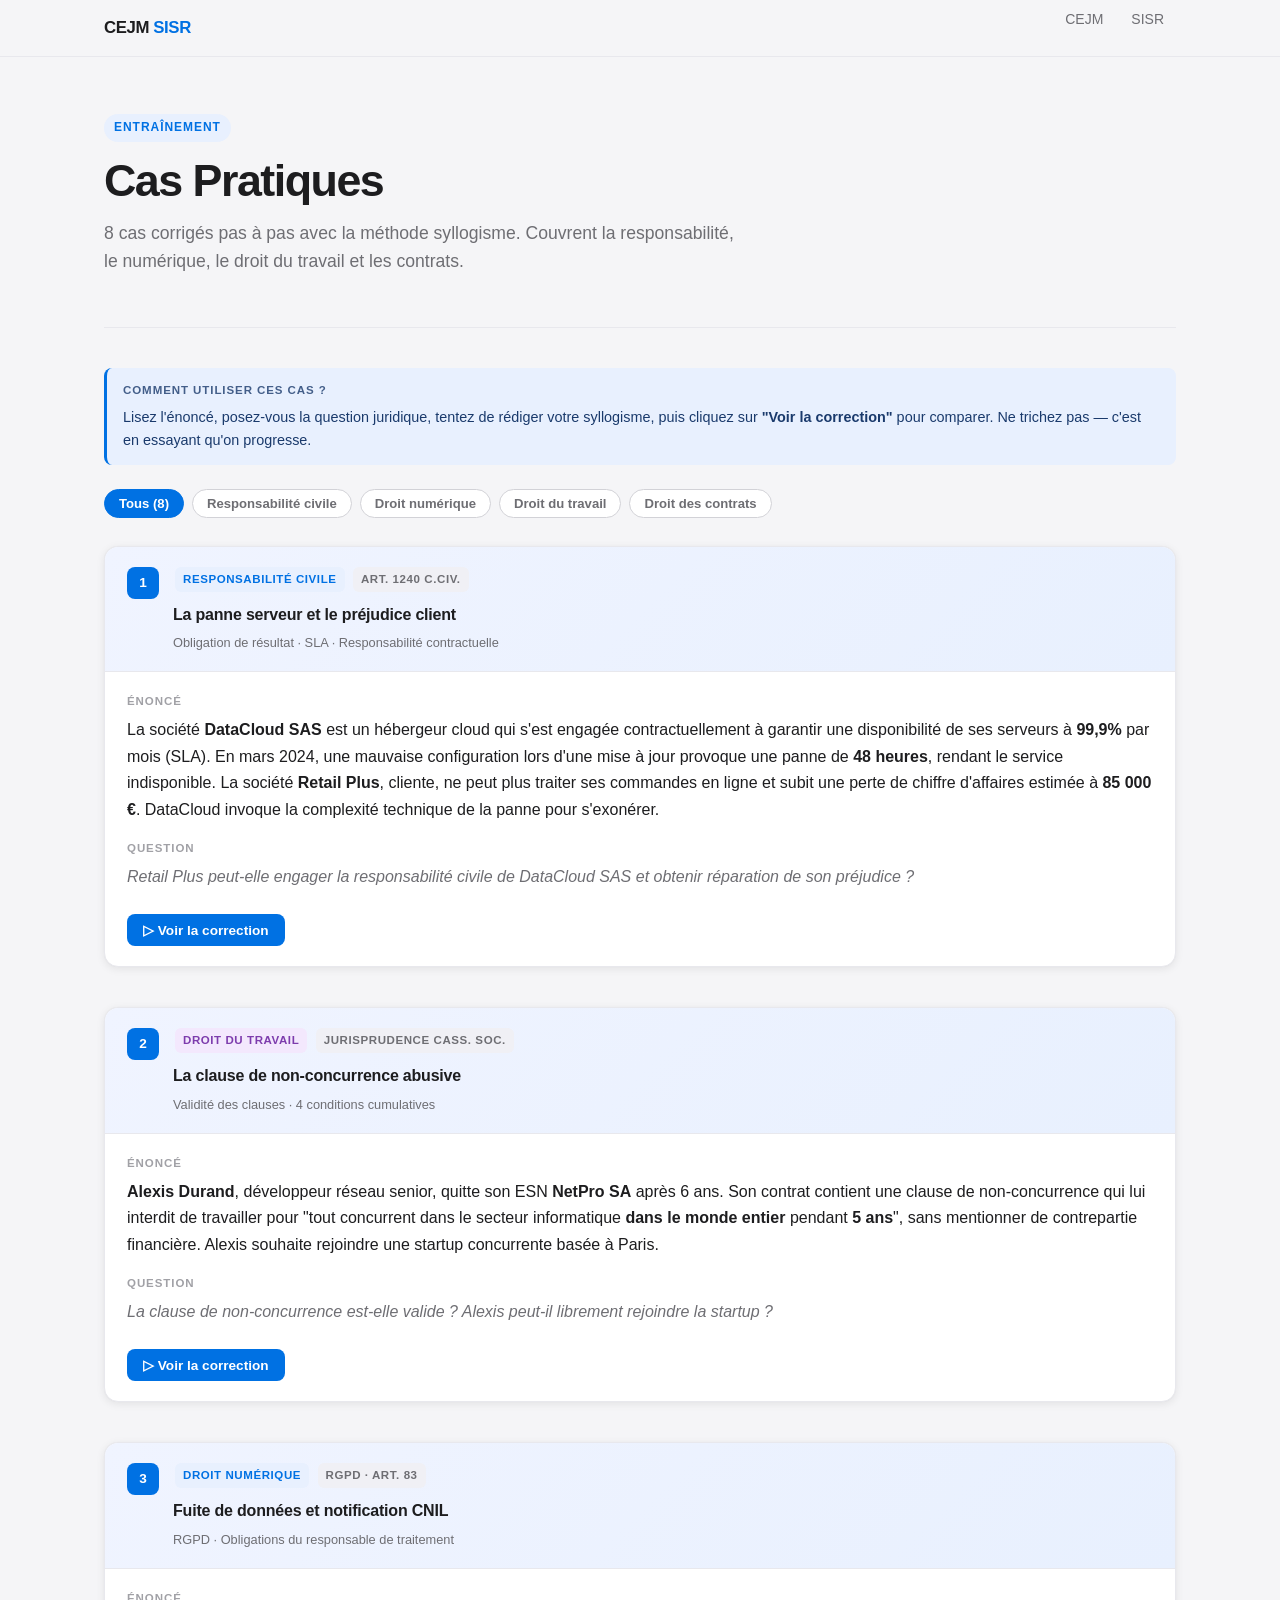
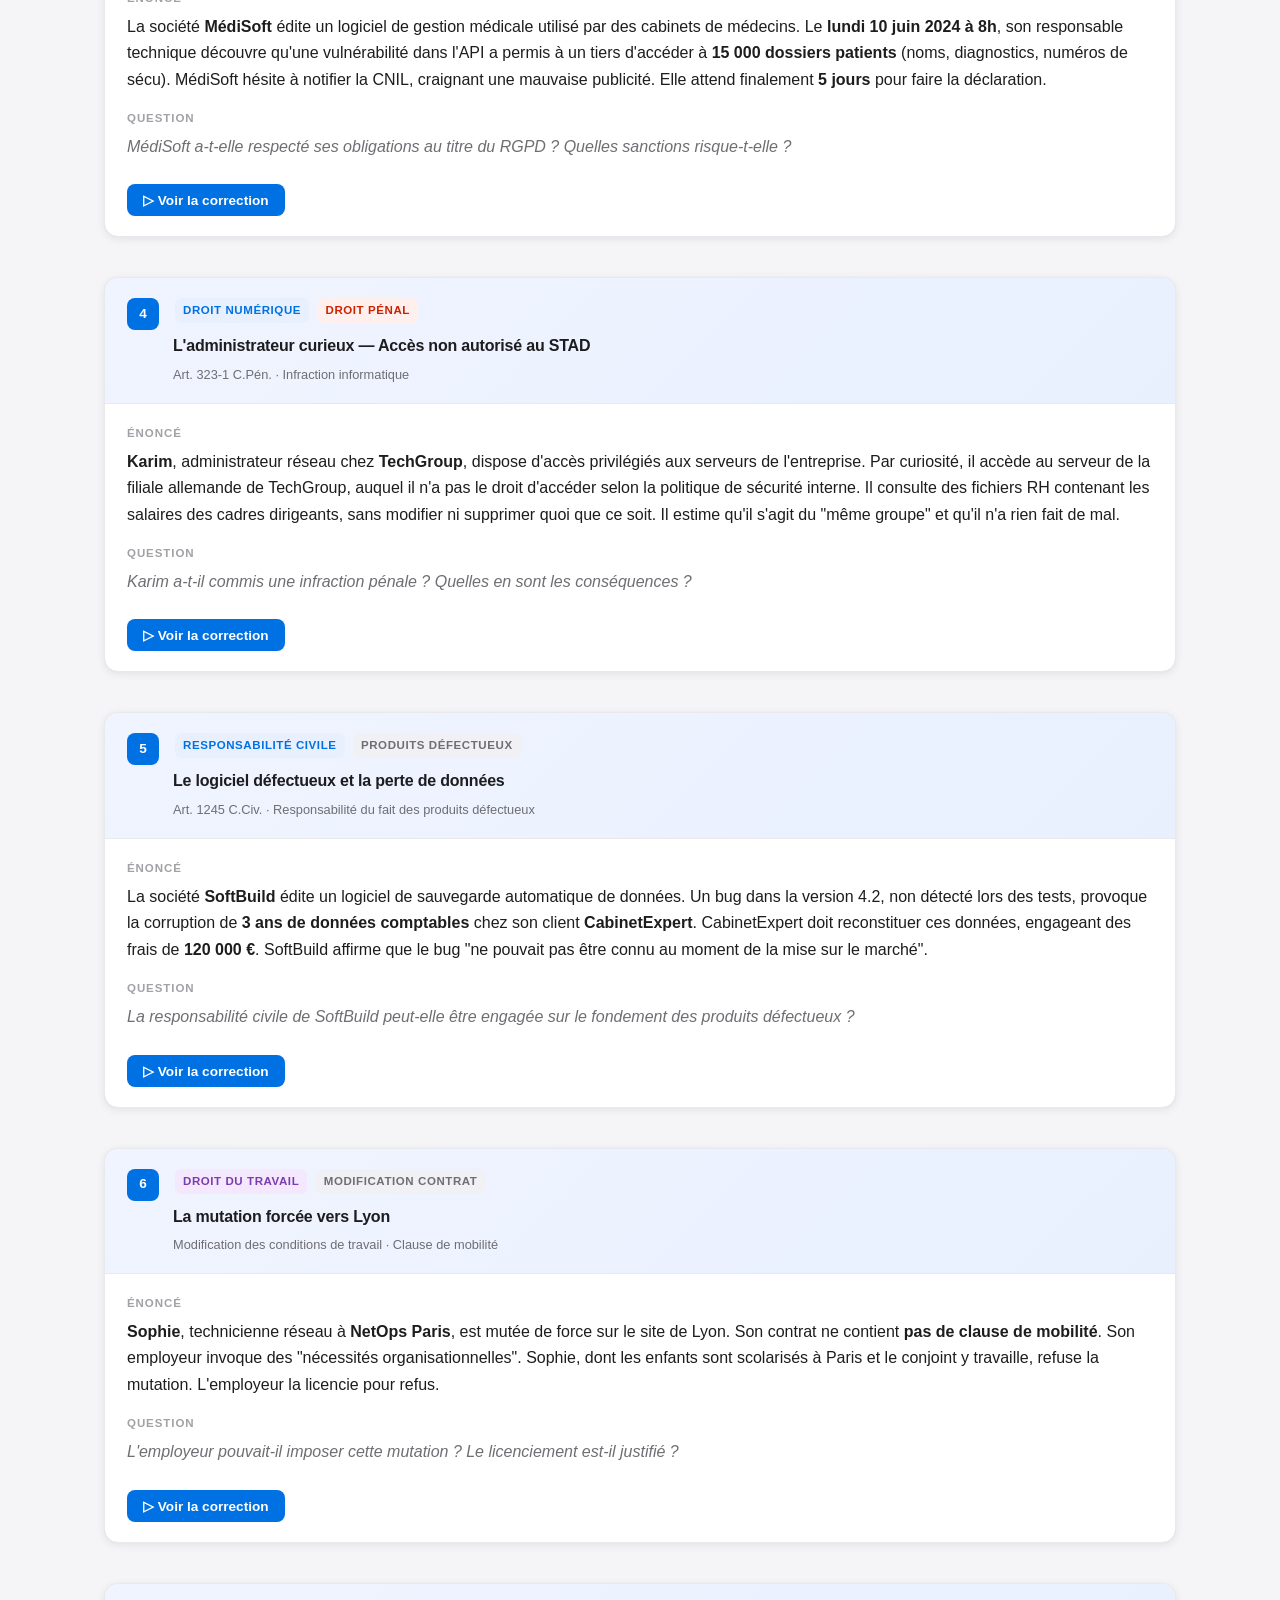
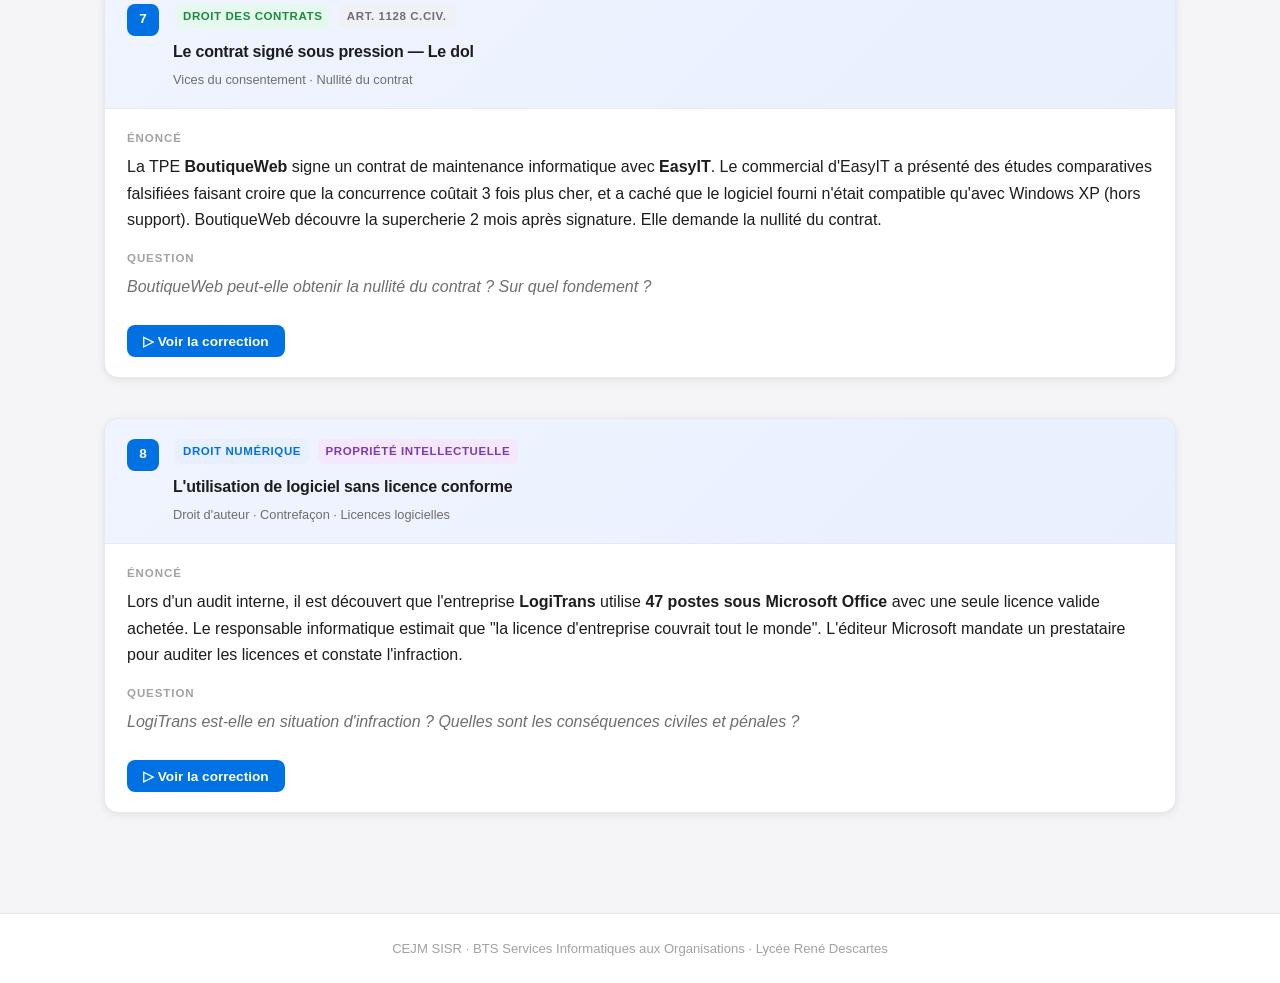
<file: cas-pratiques.html>
﻿<!DOCTYPE html>
<html lang="fr">
<head>
  <meta charset="UTF-8">
  <meta name="viewport" content="width=device-width, initial-scale=1.0">
  <title>Cas Pratiques — CEJM BTS SIO SISR</title>
  <link rel="stylesheet" href="css/style.css">
  <style>
    .filter-bar {
      display: flex;
      flex-wrap: wrap;
      gap: 8px;
      margin-bottom: 28px;
    }
    .filter-btn {
      padding: 6px 14px;
      border-radius: 20px;
      border: 1px solid var(--border);
      background: var(--bg-card);
      font-size: 0.82rem;
      font-weight: 600;
      color: var(--text-secondary);
      cursor: pointer;
      transition: all var(--transition);
      font-family: var(--font);
    }
    .filter-btn:hover { border-color: var(--accent); color: var(--accent); }
    .filter-btn.active { background: var(--accent); color: #fff; border-color: var(--accent); }

    .cas-grid {
      display: flex;
      flex-direction: column;
      gap: 20px;
    }

    .cas-tag { margin-bottom: 8px; }

    .correction-toggle {
      display: inline-flex;
      align-items: center;
      gap: 6px;
      background: var(--accent);
      color: #fff;
      border: none;
      border-radius: 8px;
      padding: 8px 16px;
      font-size: 0.85rem;
      font-weight: 600;
      cursor: pointer;
      font-family: var(--font);
      transition: all var(--transition);
      margin-top: 12px;
    }
    .correction-toggle:hover { background: var(--accent-dark); }
    .correction-toggle.shown { background: var(--text); }

    .correction-panel {
      display: none;
      margin-top: 16px;
      padding-top: 16px;
      border-top: 1px solid var(--border-light);
    }
    .correction-panel.visible { display: block; }
  </style>
</head>
<body>

  <header class="site-header">
    <nav class="nav">
      <a href="index.html" class="nav-logo">CEJM <span>SISR</span></a>
      <ul class="nav-links">
        <li><a href="index.html" class="active">CEJM</a></li>
        <li><a href="sisr-menu.html">SISR</a></li>
      </ul>
    </nav>
  </header>

  <main class="page">

    <!-- HERO -->
    <div class="page-hero">
      <div class="badge">Entraînement</div>
      <h1>Cas Pratiques</h1>
      <p>8 cas corrigés pas à pas avec la méthode syllogisme. Couvrent la responsabilité, le numérique, le droit du travail et les contrats.</p>
    </div>

    <div class="callout callout-blue" style="margin-bottom:24px;">
      <div class="callout-title">Comment utiliser ces cas ?</div>
      Lisez l'énoncé, posez-vous la question juridique, tentez de rédiger votre syllogisme, puis cliquez sur <strong>"Voir la correction"</strong> pour comparer. Ne trichez pas — c'est en essayant qu'on progresse.
    </div>

    <!-- FILTER -->
    <div class="filter-bar">
      <button class="filter-btn active" onclick="filterCas('all', this)">Tous (8)</button>
      <button class="filter-btn" onclick="filterCas('civil', this)">Responsabilité civile</button>
      <button class="filter-btn" onclick="filterCas('numerique', this)">Droit numérique</button>
      <button class="filter-btn" onclick="filterCas('travail', this)">Droit du travail</button>
      <button class="filter-btn" onclick="filterCas('contrat', this)">Droit des contrats</button>
    </div>

    <div class="cas-grid" id="casGrid">

      <!-- ====== CAS 1 ====== -->
      <div class="cas-card" data-theme="civil">
        <div class="cas-header">
          <div class="cas-num">1</div>
          <div>
            <div class="cas-tag"><span class="tag tag-blue">Responsabilité civile</span> <span class="tag tag-gray">Art. 1240 C.Civ.</span></div>
            <div class="cas-title">La panne serveur et le préjudice client</div>
            <div class="cas-sub">Obligation de résultat · SLA · Responsabilité contractuelle</div>
          </div>
        </div>
        <div class="cas-body">
          <div class="cas-section-label">Énoncé</div>
          <p>La société <strong>DataCloud SAS</strong> est un hébergeur cloud qui s'est engagée contractuellement à garantir une disponibilité de ses serveurs à <strong>99,9%</strong> par mois (SLA). En mars 2024, une mauvaise configuration lors d'une mise à jour provoque une panne de <strong>48 heures</strong>, rendant le service indisponible. La société <strong>Retail Plus</strong>, cliente, ne peut plus traiter ses commandes en ligne et subit une perte de chiffre d'affaires estimée à <strong>85 000 €</strong>. DataCloud invoque la complexité technique de la panne pour s'exonérer.</p>

          <div class="cas-section-label">Question</div>
          <p><em>Retail Plus peut-elle engager la responsabilité civile de DataCloud SAS et obtenir réparation de son préjudice ?</em></p>

          <button class="correction-toggle" onclick="toggleCorrection(this)">▷ Voir la correction</button>

          <div class="correction-panel">
            <div class="syllogisme-step">
              <span class="step-label majeure">MAJEURE</span>
              <p>En droit, la responsabilité civile contractuelle est engagée lorsqu'une partie à un contrat n'exécute pas, exécute mal ou exécute tardivement ses obligations, causant un préjudice à son cocontractant (art. 1231-1 Code Civil). Par ailleurs, lorsqu'un débiteur est tenu d'une <strong>obligation de résultat</strong>, la seule inexécution suffit à engager sa responsabilité, sans qu'il soit nécessaire de prouver une faute. Il ne peut s'exonérer qu'en démontrant un cas de force majeure (événement extérieur, imprévisible et irrésistible).</p>
            </div>
            <div class="syllogisme-step">
              <span class="step-label mineure">MINEURE</span>
              <p>En l'espèce, DataCloud s'est engagée contractuellement à une disponibilité de 99,9% — ce qui constitue une obligation de résultat. Or la disponibilité effective de mars 2024 est de seulement ~93% (48h sur ~720h). Le résultat promis n'est pas atteint. La panne est due à une erreur interne de configuration (mauvaise mise à jour), ce qui écarte toute exonération pour force majeure, l'événement n'étant ni extérieur ni irrésistible. Retail Plus a subi un préjudice direct et certain de 85 000 €.</p>
            </div>
            <div class="syllogisme-step">
              <span class="step-label conclusion">CONCLUSION</span>
              <p>En conséquence, DataCloud SAS n'a pas respecté son obligation de résultat contractuelle. Sa responsabilité civile contractuelle est engagée. Elle devra verser des dommages-intérêts à Retail Plus correspondant au préjudice subi (85 000 €), et les pénalités prévues au SLA s'appliqueront également.</p>
            </div>
          </div>
        </div>
      </div>

      <!-- ====== CAS 2 ====== -->
      <div class="cas-card" data-theme="travail">
        <div class="cas-header">
          <div class="cas-num">2</div>
          <div>
            <div class="cas-tag"><span class="tag tag-purple">Droit du travail</span> <span class="tag tag-gray">Jurisprudence Cass. Soc.</span></div>
            <div class="cas-title">La clause de non-concurrence abusive</div>
            <div class="cas-sub">Validité des clauses · 4 conditions cumulatives</div>
          </div>
        </div>
        <div class="cas-body">
          <div class="cas-section-label">Énoncé</div>
          <p><strong>Alexis Durand</strong>, développeur réseau senior, quitte son ESN <strong>NetPro SA</strong> après 6 ans. Son contrat contient une clause de non-concurrence qui lui interdit de travailler pour "tout concurrent dans le secteur informatique <strong>dans le monde entier</strong> pendant <strong>5 ans</strong>", sans mentionner de contrepartie financière. Alexis souhaite rejoindre une startup concurrente basée à Paris.</p>

          <div class="cas-section-label">Question</div>
          <p><em>La clause de non-concurrence est-elle valide ? Alexis peut-il librement rejoindre la startup ?</em></p>

          <button class="correction-toggle" onclick="toggleCorrection(this)">▷ Voir la correction</button>

          <div class="correction-panel">
            <div class="syllogisme-step">
              <span class="step-label majeure">MAJEURE</span>
              <p>En droit, selon la jurisprudence constante de la Chambre sociale de la Cour de cassation, une clause de non-concurrence n'est licite que si elle respecte <strong>quatre conditions cumulatives</strong> : elle doit être indispensable à la protection des intérêts légitimes de l'entreprise, être limitée dans le <strong>temps</strong>, être limitée dans l'<strong>espace</strong>, et prévoir une <strong>contrepartie financière</strong> pour le salarié. L'absence de l'une de ces conditions entraîne la nullité de la clause.</p>
            </div>
            <div class="syllogisme-step">
              <span class="step-label mineure">MINEURE</span>
              <p>En l'espèce, la clause prévoit une interdiction "dans le monde entier" — limitation géographique manifestement excessive et non délimitée. La durée de 5 ans est disproportionnée (généralement 2 ans maximum). Surtout, aucune contrepartie financière n'est prévue. Deux conditions au moins font défaut, voire trois.</p>
            </div>
            <div class="syllogisme-step">
              <span class="step-label conclusion">CONCLUSION</span>
              <p>En conséquence, la clause de non-concurrence est <strong>nulle</strong>. Alexis Durand peut librement rejoindre la startup concurrente. Il pourrait même saisir le Conseil de Prud'hommes pour faire constater cette nullité et réclamer des dommages-intérêts si la clause l'a empêché de travailler.</p>
            </div>
          </div>
        </div>
      </div>

      <!-- ====== CAS 3 ====== -->
      <div class="cas-card" data-theme="numerique">
        <div class="cas-header">
          <div class="cas-num">3</div>
          <div>
            <div class="cas-tag"><span class="tag tag-blue">Droit numérique</span> <span class="tag tag-gray">RGPD · Art. 83</span></div>
            <div class="cas-title">Fuite de données et notification CNIL</div>
            <div class="cas-sub">RGPD · Obligations du responsable de traitement</div>
          </div>
        </div>
        <div class="cas-body">
          <div class="cas-section-label">Énoncé</div>
          <p>La société <strong>MédiSoft</strong> édite un logiciel de gestion médicale utilisé par des cabinets de médecins. Le <strong>lundi 10 juin 2024 à 8h</strong>, son responsable technique découvre qu'une vulnérabilité dans l'API a permis à un tiers d'accéder à <strong>15 000 dossiers patients</strong> (noms, diagnostics, numéros de sécu). MédiSoft hésite à notifier la CNIL, craignant une mauvaise publicité. Elle attend finalement <strong>5 jours</strong> pour faire la déclaration.</p>

          <div class="cas-section-label">Question</div>
          <p><em>MédiSoft a-t-elle respecté ses obligations au titre du RGPD ? Quelles sanctions risque-t-elle ?</em></p>

          <button class="correction-toggle" onclick="toggleCorrection(this)">▷ Voir la correction</button>

          <div class="correction-panel">
            <div class="syllogisme-step">
              <span class="step-label majeure">MAJEURE</span>
              <p>En droit, le RGPD (Règlement UE 2016/679) impose à tout responsable de traitement de notifier toute violation de données personnelles à l'autorité de contrôle compétente (la CNIL en France) dans un délai de <strong>72 heures</strong> après en avoir pris connaissance (art. 33 RGPD). Si la violation est susceptible d'engendrer un risque élevé pour les personnes concernées, celles-ci doivent également être informées sans délai (art. 34). En cas de manquement, la CNIL peut infliger une amende allant jusqu'à <strong>10 millions d'euros ou 2% du CA mondial</strong> (ou 20M€ / 4% du CA pour les violations les plus graves).</p>
            </div>
            <div class="syllogisme-step">
              <span class="step-label mineure">MINEURE</span>
              <p>En l'espèce, MédiSoft a eu connaissance de la violation le 10 juin à 8h. Le délai de 72 heures expirait donc le 13 juin à 8h. Or MédiSoft n'a notifié la CNIL qu'après <strong>5 jours</strong>, soit largement au-delà du délai légal. De plus, les données concernées (dossiers médicaux) sont des données de santé — données sensibles de catégorie spéciale, soumises à un régime de protection renforcé. Le risque pour les 15 000 personnes est donc élevé, ce qui imposait également leur notification directe.</p>
            </div>
            <div class="syllogisme-step">
              <span class="step-label conclusion">CONCLUSION</span>
              <p>En conséquence, MédiSoft a manqué à ses obligations RGPD en ne respectant pas le délai de 72 heures et en ne notifiant pas les personnes concernées. Elle s'expose à une sanction de la CNIL pouvant atteindre des millions d'euros, ainsi qu'à des actions en responsabilité civile des 15 000 patients victimes.</p>
            </div>
          </div>
        </div>
      </div>

      <!-- ====== CAS 4 ====== -->
      <div class="cas-card" data-theme="numerique">
        <div class="cas-header">
          <div class="cas-num">4</div>
          <div>
            <div class="cas-tag"><span class="tag tag-blue">Droit numérique</span> <span class="tag tag-red">Droit pénal</span></div>
            <div class="cas-title">L'administrateur curieux — Accès non autorisé au STAD</div>
            <div class="cas-sub">Art. 323-1 C.Pén. · Infraction informatique</div>
          </div>
        </div>
        <div class="cas-body">
          <div class="cas-section-label">Énoncé</div>
          <p><strong>Karim</strong>, administrateur réseau chez <strong>TechGroup</strong>, dispose d'accès privilégiés aux serveurs de l'entreprise. Par curiosité, il accède au serveur de la filiale allemande de TechGroup, auquel il n'a pas le droit d'accéder selon la politique de sécurité interne. Il consulte des fichiers RH contenant les salaires des cadres dirigeants, sans modifier ni supprimer quoi que ce soit. Il estime qu'il s'agit du "même groupe" et qu'il n'a rien fait de mal.</p>

          <div class="cas-section-label">Question</div>
          <p><em>Karim a-t-il commis une infraction pénale ? Quelles en sont les conséquences ?</em></p>

          <button class="correction-toggle" onclick="toggleCorrection(this)">▷ Voir la correction</button>

          <div class="correction-panel">
            <div class="syllogisme-step">
              <span class="step-label majeure">MAJEURE</span>
              <p>En droit, l'article 323-1 du Code Pénal punit "le fait d'accéder ou de se maintenir, <strong>frauduleusement</strong>, dans tout ou partie d'un système de traitement automatisé de données" de <strong>2 ans d'emprisonnement et 60 000 € d'amende</strong>. L'accès est frauduleux dès lors qu'il s'effectue sans autorisation ou en dépassement d'une autorisation. L'infraction est constituée même en l'absence de dommage ou de vol de données.</p>
            </div>
            <div class="syllogisme-step">
              <span class="step-label mineure">MINEURE</span>
              <p>En l'espèce, Karim n'avait aucune autorisation pour accéder au serveur de la filiale allemande — la politique de sécurité l'excluait explicitement de son périmètre. Le fait qu'il appartienne au même groupe ou qu'il n'ait pas modifié les données est indifférent : le délit est constitué dès l'accès non autorisé, même sans intention malveillante particulière. Son accès était donc bien frauduleux au sens pénal.</p>
            </div>
            <div class="syllogisme-step">
              <span class="step-label conclusion">CONCLUSION</span>
              <p>En conséquence, Karim a commis l'infraction d'accès frauduleux à un STAD (art. 323-1 C.Pén.), passible de 2 ans d'emprisonnement et 60 000 € d'amende. Il engage également sa responsabilité disciplinaire (licenciement pour faute grave possible) et la responsabilité civile de TechGroup vis-à-vis de la filiale allemande.</p>
            </div>
            <div class="callout callout-red" style="margin-top:12px;">
              <div class="callout-title">Leçon SISR</div>
              Le principe du <strong>moindre privilège</strong> (least privilege) s'impose techniquement ET juridiquement. En tant qu'admin, on n'accède qu'aux ressources expressément autorisées. "J'avais les droits techniques" ne vaut pas autorisation juridique.
            </div>
          </div>
        </div>
      </div>

      <!-- ====== CAS 5 ====== -->
      <div class="cas-card" data-theme="civil">
        <div class="cas-header">
          <div class="cas-num">5</div>
          <div>
            <div class="cas-tag"><span class="tag tag-blue">Responsabilité civile</span> <span class="tag tag-gray">Produits défectueux</span></div>
            <div class="cas-title">Le logiciel défectueux et la perte de données</div>
            <div class="cas-sub">Art. 1245 C.Civ. · Responsabilité du fait des produits défectueux</div>
          </div>
        </div>
        <div class="cas-body">
          <div class="cas-section-label">Énoncé</div>
          <p>La société <strong>SoftBuild</strong> édite un logiciel de sauvegarde automatique de données. Un bug dans la version 4.2, non détecté lors des tests, provoque la corruption de <strong>3 ans de données comptables</strong> chez son client <strong>CabinetExpert</strong>. CabinetExpert doit reconstituer ces données, engageant des frais de <strong>120 000 €</strong>. SoftBuild affirme que le bug "ne pouvait pas être connu au moment de la mise sur le marché".</p>

          <div class="cas-section-label">Question</div>
          <p><em>La responsabilité civile de SoftBuild peut-elle être engagée sur le fondement des produits défectueux ?</em></p>

          <button class="correction-toggle" onclick="toggleCorrection(this)">▷ Voir la correction</button>

          <div class="correction-panel">
            <div class="syllogisme-step">
              <span class="step-label majeure">MAJEURE</span>
              <p>En droit, les articles 1245 et suivants du Code Civil instaurent une responsabilité du fait des produits défectueux. Le producteur est responsable du dommage causé par un défaut de son produit, <strong>qu'il soit ou non lié au consommateur par un contrat</strong>, et même sans qu'une faute soit prouvée. Un produit est défectueux lorsqu'il n'offre pas la sécurité à laquelle on peut légitimement s'attendre. Seul le "risque de développement" (défaut inconnaissable en l'état des connaissances au moment de la mise sur le marché) peut exonérer le producteur.</p>
            </div>
            <div class="syllogisme-step">
              <span class="step-label mineure">MINEURE</span>
              <p>En l'espèce, SoftBuild a mis sur le marché un logiciel de sauvegarde dont la fonction principale est de protéger les données. Un bug qui corrompt les données constitue manifestement un défaut : le produit n'offre pas la sécurité attendue d'un outil de sauvegarde. SoftBuild invoque le "risque de développement", mais ce moyen d'exonération s'applique aux risques véritablement inconnaissables — or un test rigoureux de logiciel de sauvegarde devrait détecter une corruption de données. CabinetExpert a subi un préjudice direct et certain de 120 000 €.</p>
            </div>
            <div class="syllogisme-step">
              <span class="step-label conclusion">CONCLUSION</span>
              <p>En conséquence, la responsabilité de SoftBuild est engagée sur le fondement des articles 1245 s. C.Civ. L'exonération pour risque de développement semble difficile à retenir ici. SoftBuild devra indemniser CabinetExpert à hauteur des 120 000 € de préjudice subi.</p>
            </div>
          </div>
        </div>
      </div>

      <!-- ====== CAS 6 ====== -->
      <div class="cas-card" data-theme="travail">
        <div class="cas-header">
          <div class="cas-num">6</div>
          <div>
            <div class="cas-tag"><span class="tag tag-purple">Droit du travail</span> <span class="tag tag-gray">Modification contrat</span></div>
            <div class="cas-title">La mutation forcée vers Lyon</div>
            <div class="cas-sub">Modification des conditions de travail · Clause de mobilité</div>
          </div>
        </div>
        <div class="cas-body">
          <div class="cas-section-label">Énoncé</div>
          <p><strong>Sophie</strong>, technicienne réseau à <strong>NetOps Paris</strong>, est mutée de force sur le site de Lyon. Son contrat ne contient <strong>pas de clause de mobilité</strong>. Son employeur invoque des "nécessités organisationnelles". Sophie, dont les enfants sont scolarisés à Paris et le conjoint y travaille, refuse la mutation. L'employeur la licencie pour refus.</p>

          <div class="cas-section-label">Question</div>
          <p><em>L'employeur pouvait-il imposer cette mutation ? Le licenciement est-il justifié ?</em></p>

          <button class="correction-toggle" onclick="toggleCorrection(this)">▷ Voir la correction</button>

          <div class="correction-panel">
            <div class="syllogisme-step">
              <span class="step-label majeure">MAJEURE</span>
              <p>En droit, le lieu de travail est un élément du contrat de travail. Sa modification constitue une <strong>modification d'un élément essentiel du contrat</strong> qui nécessite l'accord exprès du salarié, sauf clause de mobilité préalablement convenue. En l'absence de clause de mobilité, un changement de lieu de travail vers une zone géographique différente ne peut être imposé unilatéralement par l'employeur. Si le salarié refuse, l'employeur doit soit renoncer à la mutation, soit engager une procédure de licenciement. Mais ce licenciement pour refus d'une modification substantielle ne constitue pas une faute du salarié.</p>
            </div>
            <div class="syllogisme-step">
              <span class="step-label mineure">MINEURE</span>
              <p>En l'espèce, aucune clause de mobilité ne figure au contrat de Sophie. La mutation Paris → Lyon constitue un changement de zone géographique significatif, qui modifie substantiellement le lieu de travail. Sophie était en droit de refuser. Son refus ne peut pas être constitutif d'une faute justifiant un licenciement disciplinaire.</p>
            </div>
            <div class="syllogisme-step">
              <span class="step-label conclusion">CONCLUSION</span>
              <p>En conséquence, l'employeur ne pouvait pas imposer cette mutation sans l'accord de Sophie. Le licenciement repose sur le refus d'une modification contractuelle non légitime. Sophie pourra saisir le Conseil de Prud'hommes pour obtenir la requalification du licenciement en licenciement sans cause réelle et sérieuse, et obtenir des dommages-intérêts.</p>
            </div>
          </div>
        </div>
      </div>

      <!-- ====== CAS 7 ====== -->
      <div class="cas-card" data-theme="contrat">
        <div class="cas-header">
          <div class="cas-num">7</div>
          <div>
            <div class="cas-tag"><span class="tag tag-green">Droit des contrats</span> <span class="tag tag-gray">Art. 1128 C.Civ.</span></div>
            <div class="cas-title">Le contrat signé sous pression — Le dol</div>
            <div class="cas-sub">Vices du consentement · Nullité du contrat</div>
          </div>
        </div>
        <div class="cas-body">
          <div class="cas-section-label">Énoncé</div>
          <p>La TPE <strong>BoutiqueWeb</strong> signe un contrat de maintenance informatique avec <strong>EasyIT</strong>. Le commercial d'EasyIT a présenté des études comparatives falsifiées faisant croire que la concurrence coûtait 3 fois plus cher, et a caché que le logiciel fourni n'était compatible qu'avec Windows XP (hors support). BoutiqueWeb découvre la supercherie 2 mois après signature. Elle demande la nullité du contrat.</p>

          <div class="cas-section-label">Question</div>
          <p><em>BoutiqueWeb peut-elle obtenir la nullité du contrat ? Sur quel fondement ?</em></p>

          <button class="correction-toggle" onclick="toggleCorrection(this)">▷ Voir la correction</button>

          <div class="correction-panel">
            <div class="syllogisme-step">
              <span class="step-label majeure">MAJEURE</span>
              <p>En droit, l'article 1128 du Code Civil pose les conditions de validité d'un contrat : consentement libre et éclairé, capacité, contenu licite et certain. Le consentement est vicié notamment par le <strong>dol</strong> (art. 1137 C.Civ.) : manœuvres frauduleuses, mensonges ou dissimulations intentionnelles d'informations déterminantes qui amènent l'autre partie à contracter. Le dol est une cause de nullité relative du contrat, qui peut être invoquée dans un délai de <strong>5 ans</strong> à compter de la découverte.</p>
            </div>
            <div class="syllogisme-step">
              <span class="step-label mineure">MINEURE</span>
              <p>En l'espèce, EasyIT a présenté des études comparatives falsifiées (manœuvres frauduleuses) et a délibérément dissimulé l'incompatibilité du logiciel avec les systèmes modernes (réticence dolosive). Ces deux éléments constituent un dol. Sans ces informations trompeuses, BoutiqueWeb n'aurait vraisemblablement pas signé — le dol est donc déterminant du consentement.</p>
            </div>
            <div class="syllogisme-step">
              <span class="step-label conclusion">CONCLUSION</span>
              <p>En conséquence, le consentement de BoutiqueWeb a été vicié par dol. BoutiqueWeb peut demander la nullité relative du contrat devant le tribunal judiciaire. En plus de la nullité, elle pourra réclamer des dommages-intérêts à EasyIT sur le fondement de la responsabilité délictuelle (art. 1240 C.Civ.) pour le préjudice subi.</p>
            </div>
          </div>
        </div>
      </div>

      <!-- ====== CAS 8 ====== -->
      <div class="cas-card" data-theme="numerique">
        <div class="cas-header">
          <div class="cas-num">8</div>
          <div>
            <div class="cas-tag"><span class="tag tag-blue">Droit numérique</span> <span class="tag tag-purple">Propriété intellectuelle</span></div>
            <div class="cas-title">L'utilisation de logiciel sans licence conforme</div>
            <div class="cas-sub">Droit d'auteur · Contrefaçon · Licences logicielles</div>
          </div>
        </div>
        <div class="cas-body">
          <div class="cas-section-label">Énoncé</div>
          <p>Lors d'un audit interne, il est découvert que l'entreprise <strong>LogiTrans</strong> utilise <strong>47 postes sous Microsoft Office</strong> avec une seule licence valide achetée. Le responsable informatique estimait que "la licence d'entreprise couvrait tout le monde". L'éditeur Microsoft mandate un prestataire pour auditer les licences et constate l'infraction.</p>

          <div class="cas-section-label">Question</div>
          <p><em>LogiTrans est-elle en situation d'infraction ? Quelles sont les conséquences civiles et pénales ?</em></p>

          <button class="correction-toggle" onclick="toggleCorrection(this)">▷ Voir la correction</button>

          <div class="correction-panel">
            <div class="syllogisme-step">
              <span class="step-label majeure">MAJEURE</span>
              <p>En droit, le logiciel est protégé par le droit d'auteur dès sa création (L.111-1 CPI). La reproduction ou l'utilisation d'un logiciel sans autorisation de l'auteur ou de l'éditeur constitue une <strong>contrefaçon</strong> (L.335-3 CPI). La contrefaçon engage la responsabilité civile (dommages-intérêts) ET pénale (jusqu'à <strong>3 ans d'emprisonnement et 300 000 €</strong> d'amende). L'utilisateur professionnel est présumé connaître les termes de la licence (CLUF) et ne peut pas invoquer sa bonne foi pour s'exonérer totalement.</p>
            </div>
            <div class="syllogisme-step">
              <span class="step-label mineure">MINEURE</span>
              <p>En l'espèce, LogiTrans dispose d'une seule licence Microsoft Office alors que 47 postes l'utilisent. Chaque installation non couverte par une licence valide constitue une reproduction non autorisée. L'argument du responsable informatique ("la licence couvre tout") est inopérant : le CLUF Microsoft précise clairement le nombre de postes autorisés. L'entreprise a donc commis 46 contrefaçons réitérées.</p>
            </div>
            <div class="syllogisme-step">
              <span class="step-label conclusion">CONCLUSION</span>
              <p>En conséquence, LogiTrans est en situation de contrefaçon. Sur le plan civil, Microsoft peut réclamer des dommages-intérêts correspondant au manque à gagner (prix de 46 licences + préjudice moral). Sur le plan pénal, les dirigeants risquent jusqu'à 3 ans d'emprisonnement et 300 000 € d'amende. LogiTrans devra immédiatement régulariser sa situation en achetant les licences manquantes.</p>
            </div>
            <div class="callout callout-blue" style="margin-top:12px;">
              <div class="callout-title">Leçon SISR</div>
              La gestion des licences (SAM — Software Asset Management) est une mission à part entière de l'administrateur. Un audit de licences régulier est obligatoire pour prévenir ce type de risque juridique et financier.
            </div>
          </div>
        </div>
      </div>

    </div><!-- /cas-grid -->

  </main>

  <footer class="site-footer">
    CEJM SISR · BTS Services Informatiques aux Organisations · Lycée René Descartes
  </footer>

  <button id="scrollTop" title="Retour en haut">↑</button>

  <script src="js/script.js"></script>
  <script>
    function toggleCorrection(btn) {
      const panel = btn.nextElementSibling;
      const isVisible = panel.classList.contains('visible');
      panel.classList.toggle('visible', !isVisible);
      btn.textContent = isVisible ? '▷ Voir la correction' : '▽ Masquer la correction';
      btn.classList.toggle('shown', !isVisible);
    }

    function filterCas(theme, btn) {
      // Update buttons
      document.querySelectorAll('.filter-btn').forEach(b => b.classList.remove('active'));
      btn.classList.add('active');

      // Filter cards
      document.querySelectorAll('.cas-card').forEach(card => {
        if (theme === 'all' || card.dataset.theme === theme) {
          card.style.display = '';
        } else {
          card.style.display = 'none';
        }
      });
    }
  </script>
</body>
</html>
</file>
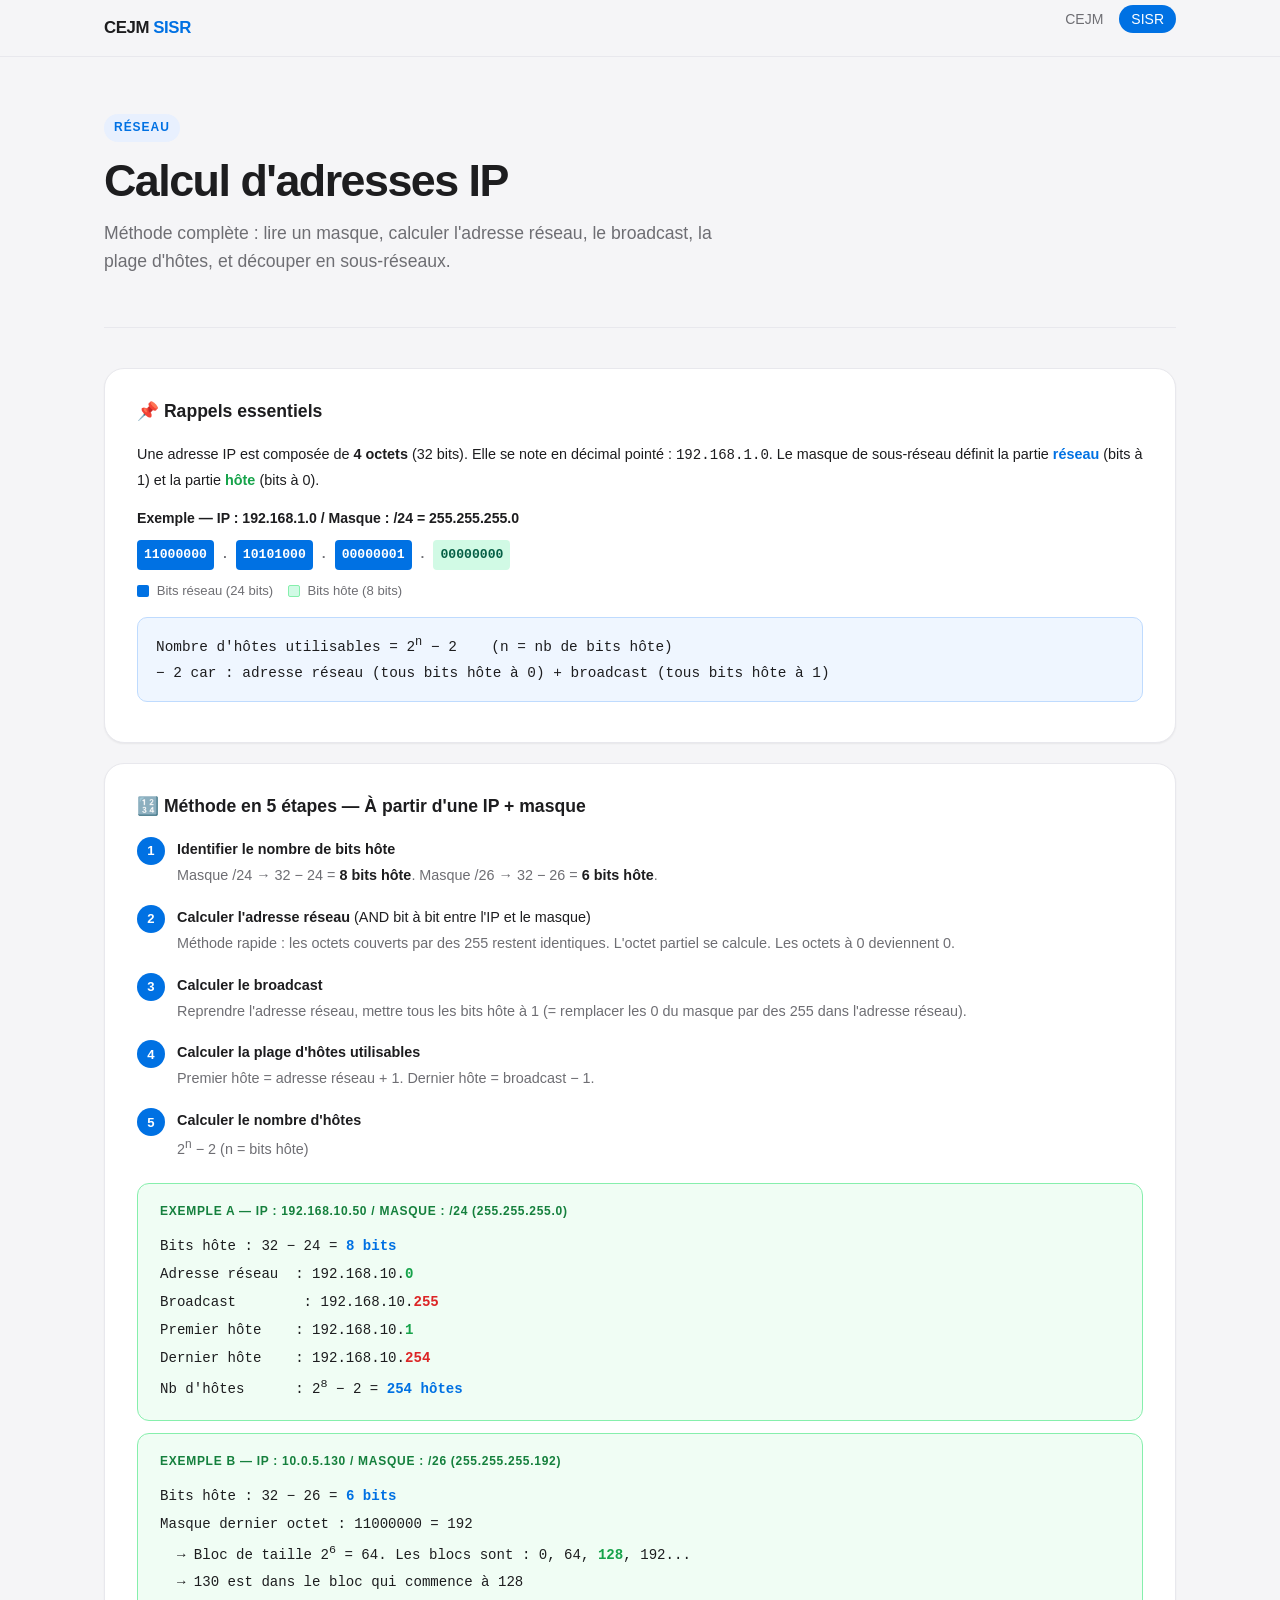
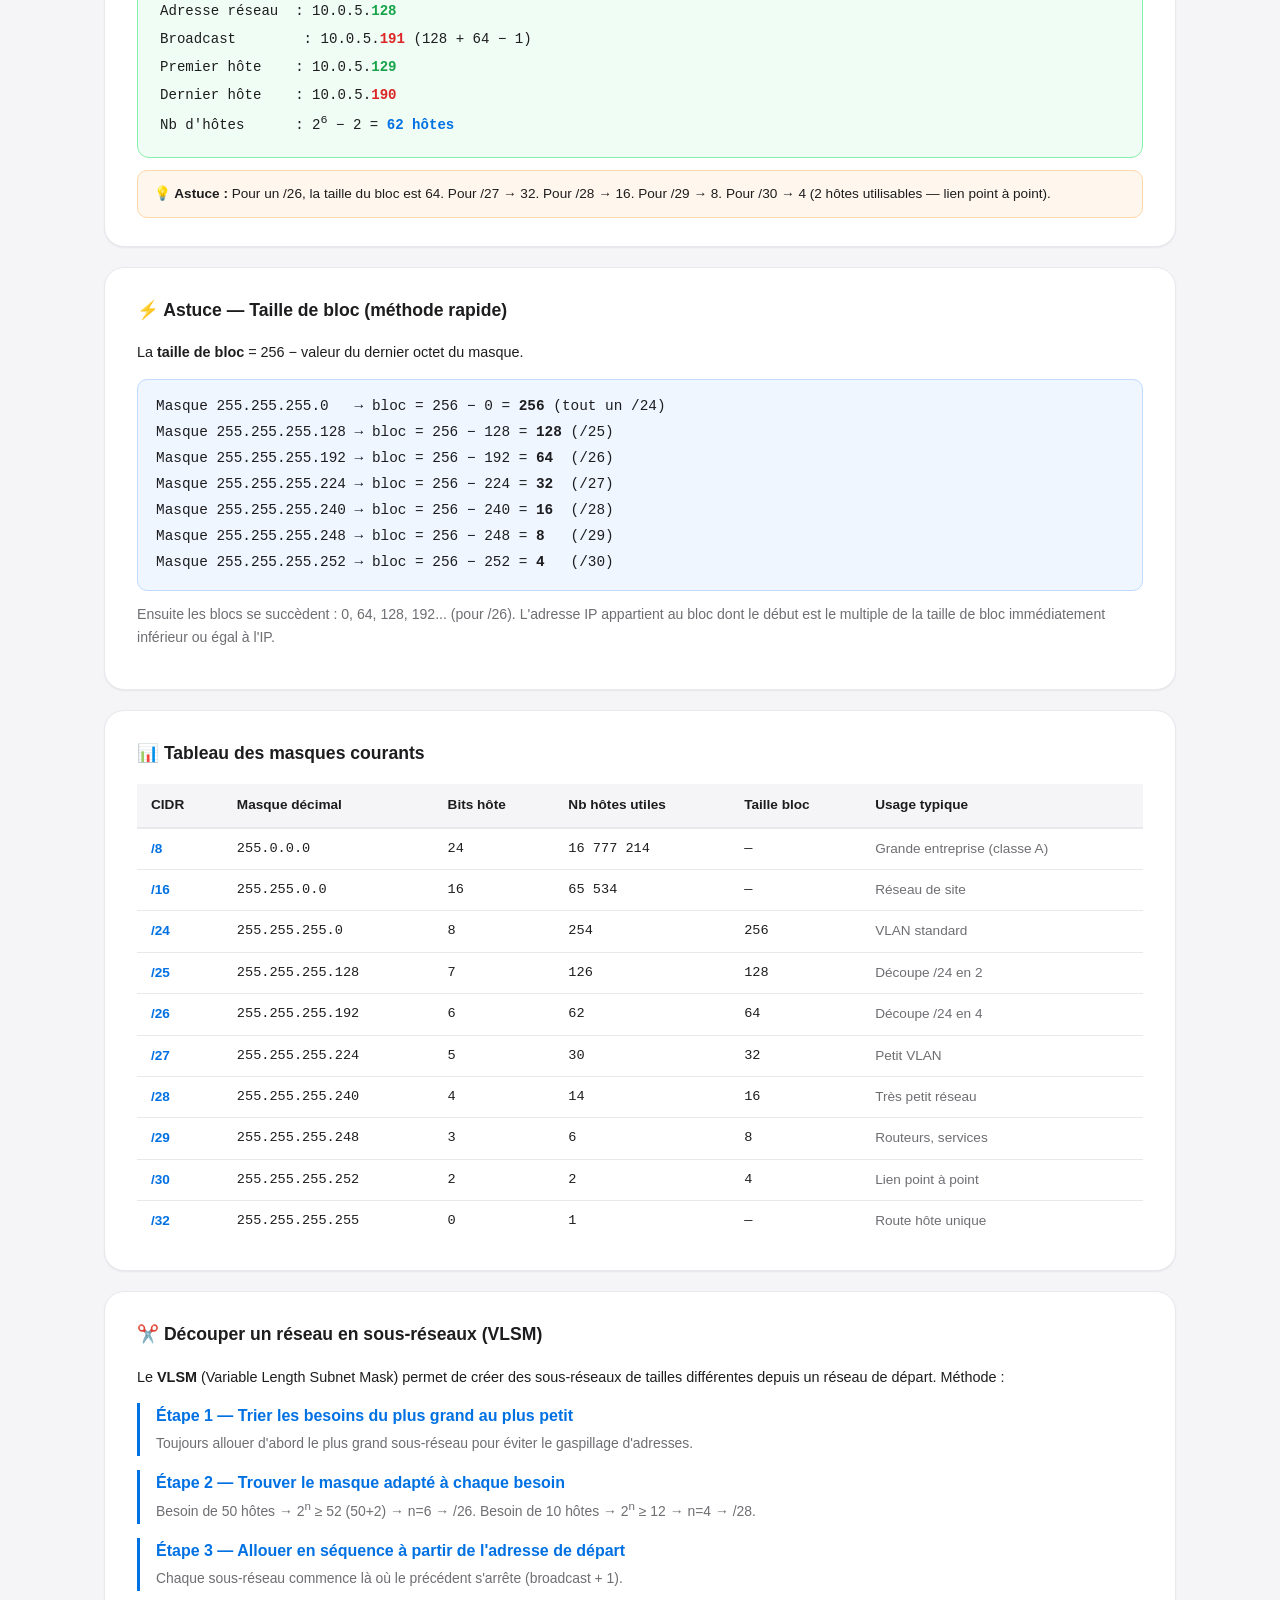
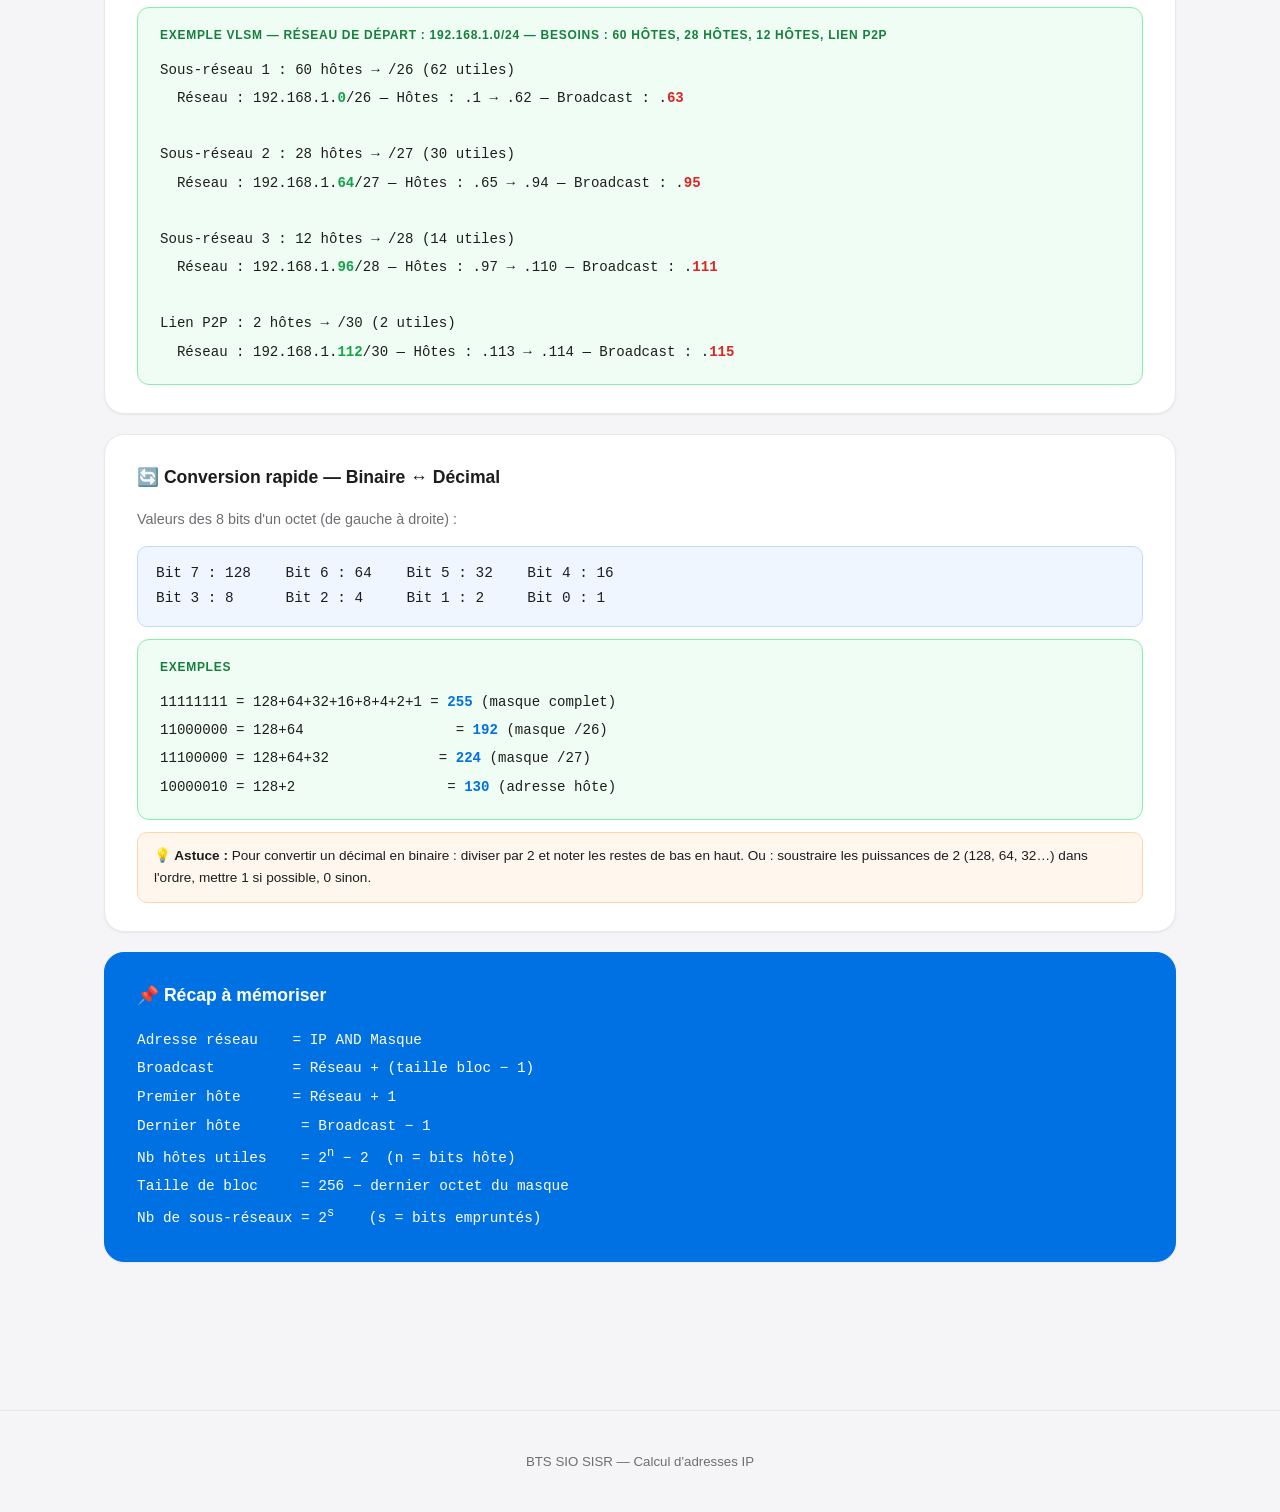
<file: sisr-calcul-ip.html>
<!DOCTYPE html>
<html lang="fr">
<head>
  <meta charset="UTF-8">
  <meta name="viewport" content="width=device-width, initial-scale=1.0">
  <title>Calcul d'adresses IP — SISR</title>
  <link rel="stylesheet" href="css/style.css">
  <style>
    .ip-section {
      background: var(--bg-card);
      border: 1px solid var(--border-light);
      border-radius: var(--radius-lg);
      padding: 28px 32px;
      margin-bottom: 20px;
      box-shadow: var(--shadow-xs);
    }
    .ip-section h2 {
      font-size: 1.1rem;
      font-weight: 700;
      margin-bottom: 16px;
      display: flex;
      align-items: center;
      gap: 10px;
    }
    .step-num {
      display: inline-flex;
      align-items: center;
      justify-content: center;
      width: 28px;
      height: 28px;
      background: var(--accent);
      color: #fff;
      border-radius: 50%;
      font-size: 0.82rem;
      font-weight: 800;
      flex-shrink: 0;
    }

    /* Formule box */
    .formule {
      background: #eff6ff;
      border: 1px solid #bfdbfe;
      border-radius: 10px;
      padding: 14px 18px;
      font-size: 0.9rem;
      font-family: 'Courier New', monospace;
      line-height: 1.8;
      margin: 12px 0;
    }
    .dark .formule { background: #0c1e3c; border-color: #1e3a5f; }

    /* Exemple résolu */
    .exemple-box {
      background: #f0fdf4;
      border: 1px solid #86efac;
      border-radius: 12px;
      padding: 18px 22px;
      margin-top: 12px;
    }
    .dark .exemple-box { background: #052e16; border-color: #166534; }
    .exemple-box .ex-title {
      font-size: 0.75rem;
      font-weight: 700;
      text-transform: uppercase;
      letter-spacing: 0.06em;
      color: #15803d;
      margin-bottom: 10px;
    }
    .dark .exemple-box .ex-title { color: #86efac; }
    .exemple-box code {
      display: block;
      font-family: 'Courier New', monospace;
      font-size: 0.88rem;
      line-height: 2;
      color: var(--text);
    }
    .highlight { color: var(--accent); font-weight: 700; }
    .highlight-green { color: #16a34a; font-weight: 700; }
    .highlight-red { color: #dc2626; font-weight: 700; }

    /* Tableau masques */
    .t-table { width: 100%; border-collapse: collapse; font-size: 0.85rem; }
    .t-table th {
      background: var(--bg);
      padding: 10px 14px;
      text-align: left;
      font-weight: 700;
      border-bottom: 2px solid var(--border-light);
    }
    .t-table td {
      padding: 9px 14px;
      border-bottom: 1px solid var(--border-light);
      font-family: 'Courier New', monospace;
    }
    .t-table tr:last-child td { border-bottom: none; }
    .t-table tr:hover td { background: var(--bg); }
    .t-table td:first-child { font-weight: 700; color: var(--accent); font-family: inherit; }
    .t-table td:last-child { font-family: inherit; color: var(--text-secondary); }

    /* Astuce */
    .astuce {
      background: #fff7ed;
      border: 1px solid #fed7aa;
      border-radius: 10px;
      padding: 12px 16px;
      font-size: 0.85rem;
      margin-top: 12px;
    }
    .dark .astuce { background: #2c1503; border-color: #9a3412; }
    .astuce::before { content: "💡 Astuce : "; font-weight: 700; }

    /* Bits display */
    .bits-row {
      display: flex;
      gap: 2px;
      flex-wrap: wrap;
      margin: 10px 0;
      font-family: 'Courier New', monospace;
      font-size: 0.82rem;
    }
    .bit-net {
      background: var(--accent);
      color: #fff;
      padding: 4px 7px;
      border-radius: 4px;
      font-weight: 700;
    }
    .bit-host {
      background: #d1fae5;
      color: #065f46;
      padding: 4px 7px;
      border-radius: 4px;
      font-weight: 700;
    }
    .dark .bit-host { background: #052e16; color: #86efac; }
    .bit-sep {
      padding: 4px 5px;
      color: var(--text-secondary);
      font-weight: 700;
    }

    /* VLSM section */
    .vlsm-step {
      border-left: 3px solid var(--accent);
      padding-left: 16px;
      margin-bottom: 14px;
    }
    .vlsm-step strong { color: var(--accent); }

    @media (max-width: 640px) {
      .ip-section { padding: 18px; }
      .t-table { font-size: 0.78rem; }
    }
  </style>
</head>
<body>

  <header class="site-header">
    <nav class="nav">
      <a href="index.html" class="nav-logo">CEJM <span>SISR</span></a>
      <ul class="nav-links">
        <li><a href="index.html">CEJM</a></li>
        <li><a href="sisr-menu.html" class="active">SISR</a></li>
      </ul>
    </nav>
  </header>

  <main class="page">

    <div class="page-hero">
      <div class="badge">Réseau</div>
      <h1>Calcul d'adresses IP</h1>
      <p>Méthode complète : lire un masque, calculer l'adresse réseau, le broadcast, la plage d'hôtes, et découper en sous-réseaux.</p>
    </div>

    <!-- ══ 1. RAPPELS DE BASE ══ -->
    <div class="ip-section">
      <h2>📌 Rappels essentiels</h2>

      <p style="margin-bottom:14px; font-size:0.9rem; line-height:1.7">Une adresse IP est composée de <strong>4 octets</strong> (32 bits). Elle se note en décimal pointé : <code style="font-size:0.88rem">192.168.1.0</code>. Le masque de sous-réseau définit la partie <span class="highlight">réseau</span> (bits à 1) et la partie <span class="highlight-green">hôte</span> (bits à 0).</p>

      <div style="font-size:0.88rem; font-weight:600; margin-bottom:8px">Exemple — IP : 192.168.1.0 / Masque : /24 = 255.255.255.0</div>
      <div class="bits-row">
        <span class="bit-net">11000000</span><span class="bit-sep">.</span>
        <span class="bit-net">10101000</span><span class="bit-sep">.</span>
        <span class="bit-net">00000001</span><span class="bit-sep">.</span>
        <span class="bit-host">00000000</span>
      </div>
      <div style="font-size:0.82rem; color:var(--text-secondary); margin-top:4px">
        <span style="display:inline-block; width:12px; height:12px; background:var(--accent); border-radius:2px; vertical-align:middle; margin-right:4px"></span> Bits réseau (24 bits)
        &nbsp;&nbsp;
        <span style="display:inline-block; width:12px; height:12px; background:#d1fae5; border:1px solid #86efac; border-radius:2px; vertical-align:middle; margin-right:4px"></span> Bits hôte (8 bits)
      </div>

      <div class="formule" style="margin-top:16px">
        Nombre d'hôtes utilisables = 2<sup>n</sup> − 2
        &nbsp;&nbsp;&nbsp;(n = nb de bits hôte)
        <br>
        − 2 car : adresse réseau (tous bits hôte à 0) + broadcast (tous bits hôte à 1)
      </div>
    </div>

    <!-- ══ 2. MÉTHODE 5 ÉTAPES ══ -->
    <div class="ip-section">
      <h2>🔢 Méthode en 5 étapes — À partir d'une IP + masque</h2>

      <div style="font-size:0.9rem; line-height:1.8">

        <div style="display:flex; gap:12px; align-items:flex-start; margin-bottom:16px">
          <span class="step-num">1</span>
          <div>
            <strong>Identifier le nombre de bits hôte</strong><br>
            <span style="color:var(--text-secondary)">Masque /24 → 32 − 24 = <strong>8 bits hôte</strong>. Masque /26 → 32 − 26 = <strong>6 bits hôte</strong>.</span>
          </div>
        </div>

        <div style="display:flex; gap:12px; align-items:flex-start; margin-bottom:16px">
          <span class="step-num">2</span>
          <div>
            <strong>Calculer l'adresse réseau</strong> (AND bit à bit entre l'IP et le masque)<br>
            <span style="color:var(--text-secondary)">Méthode rapide : les octets couverts par des 255 restent identiques. L'octet partiel se calcule. Les octets à 0 deviennent 0.</span>
          </div>
        </div>

        <div style="display:flex; gap:12px; align-items:flex-start; margin-bottom:16px">
          <span class="step-num">3</span>
          <div>
            <strong>Calculer le broadcast</strong><br>
            <span style="color:var(--text-secondary)">Reprendre l'adresse réseau, mettre tous les bits hôte à 1 (= remplacer les 0 du masque par des 255 dans l'adresse réseau).</span>
          </div>
        </div>

        <div style="display:flex; gap:12px; align-items:flex-start; margin-bottom:16px">
          <span class="step-num">4</span>
          <div>
            <strong>Calculer la plage d'hôtes utilisables</strong><br>
            <span style="color:var(--text-secondary)">Premier hôte = adresse réseau + 1. Dernier hôte = broadcast − 1.</span>
          </div>
        </div>

        <div style="display:flex; gap:12px; align-items:flex-start;">
          <span class="step-num">5</span>
          <div>
            <strong>Calculer le nombre d'hôtes</strong><br>
            <span style="color:var(--text-secondary)">2<sup>n</sup> − 2 (n = bits hôte)</span>
          </div>
        </div>

      </div>

      <!-- Exemple A -->
      <div class="exemple-box" style="margin-top:20px">
        <div class="ex-title">Exemple A — IP : 192.168.10.50 / Masque : /24 (255.255.255.0)</div>
        <code>
          Bits hôte : 32 − 24 = <span class="highlight">8 bits</span><br>
          Adresse réseau &nbsp;: 192.168.10.<span class="highlight-green">0</span><br>
          Broadcast &nbsp;&nbsp;&nbsp;&nbsp;&nbsp;&nbsp;&nbsp;: 192.168.10.<span class="highlight-red">255</span><br>
          Premier hôte &nbsp;&nbsp;&nbsp;: 192.168.10.<span class="highlight-green">1</span><br>
          Dernier hôte &nbsp;&nbsp;&nbsp;: 192.168.10.<span class="highlight-red">254</span><br>
          Nb d'hôtes &nbsp;&nbsp;&nbsp;&nbsp;&nbsp;: 2<sup>8</sup> − 2 = <span class="highlight">254 hôtes</span>
        </code>
      </div>

      <!-- Exemple B -->
      <div class="exemple-box" style="margin-top:12px">
        <div class="ex-title">Exemple B — IP : 10.0.5.130 / Masque : /26 (255.255.255.192)</div>
        <code>
          Bits hôte : 32 − 26 = <span class="highlight">6 bits</span><br>
          Masque dernier octet : 11000000 = 192<br>
          &nbsp;&nbsp;→ Bloc de taille 2<sup>6</sup> = 64. Les blocs sont : 0, 64, <span class="highlight-green">128</span>, 192...<br>
          &nbsp;&nbsp;→ 130 est dans le bloc qui commence à 128<br>
          Adresse réseau &nbsp;: 10.0.5.<span class="highlight-green">128</span><br>
          Broadcast &nbsp;&nbsp;&nbsp;&nbsp;&nbsp;&nbsp;&nbsp;: 10.0.5.<span class="highlight-red">191</span> (128 + 64 − 1)<br>
          Premier hôte &nbsp;&nbsp;&nbsp;: 10.0.5.<span class="highlight-green">129</span><br>
          Dernier hôte &nbsp;&nbsp;&nbsp;: 10.0.5.<span class="highlight-red">190</span><br>
          Nb d'hôtes &nbsp;&nbsp;&nbsp;&nbsp;&nbsp;: 2<sup>6</sup> − 2 = <span class="highlight">62 hôtes</span>
        </code>
      </div>

      <div class="astuce">Pour un /26, la taille du bloc est 64. Pour /27 → 32. Pour /28 → 16. Pour /29 → 8. Pour /30 → 4 (2 hôtes utilisables — lien point à point).</div>
    </div>

    <!-- ══ 3. CALCUL DE TAILLE DE BLOC ══ -->
    <div class="ip-section">
      <h2>⚡ Astuce — Taille de bloc (méthode rapide)</h2>
      <p style="font-size:0.9rem; margin-bottom:14px">La <strong>taille de bloc</strong> = 256 − valeur du dernier octet du masque.</p>
      <div class="formule">
        Masque 255.255.255.0 &nbsp;&nbsp;→ bloc = 256 − 0 = <strong>256</strong> (tout un /24)<br>
        Masque 255.255.255.128 → bloc = 256 − 128 = <strong>128</strong> (/25)<br>
        Masque 255.255.255.192 → bloc = 256 − 192 = <strong>64</strong> &nbsp;(/26)<br>
        Masque 255.255.255.224 → bloc = 256 − 224 = <strong>32</strong> &nbsp;(/27)<br>
        Masque 255.255.255.240 → bloc = 256 − 240 = <strong>16</strong> &nbsp;(/28)<br>
        Masque 255.255.255.248 → bloc = 256 − 248 = <strong>8</strong> &nbsp;&nbsp;(/29)<br>
        Masque 255.255.255.252 → bloc = 256 − 252 = <strong>4</strong> &nbsp;&nbsp;(/30)
      </div>
      <p style="font-size:0.88rem; color:var(--text-secondary); margin-top:10px">Ensuite les blocs se succèdent : 0, 64, 128, 192... (pour /26). L'adresse IP appartient au bloc dont le début est le multiple de la taille de bloc immédiatement inférieur ou égal à l'IP.</p>
    </div>

    <!-- ══ 4. TABLEAU MASQUES ══ -->
    <div class="ip-section">
      <h2>📊 Tableau des masques courants</h2>
      <div style="overflow-x:auto">
        <table class="t-table">
          <thead>
            <tr>
              <th>CIDR</th>
              <th>Masque décimal</th>
              <th>Bits hôte</th>
              <th>Nb hôtes utiles</th>
              <th>Taille bloc</th>
              <th>Usage typique</th>
            </tr>
          </thead>
          <tbody>
            <tr><td>/8</td><td>255.0.0.0</td><td>24</td><td>16 777 214</td><td>—</td><td>Grande entreprise (classe A)</td></tr>
            <tr><td>/16</td><td>255.255.0.0</td><td>16</td><td>65 534</td><td>—</td><td>Réseau de site</td></tr>
            <tr><td>/24</td><td>255.255.255.0</td><td>8</td><td>254</td><td>256</td><td>VLAN standard</td></tr>
            <tr><td>/25</td><td>255.255.255.128</td><td>7</td><td>126</td><td>128</td><td>Découpe /24 en 2</td></tr>
            <tr><td>/26</td><td>255.255.255.192</td><td>6</td><td>62</td><td>64</td><td>Découpe /24 en 4</td></tr>
            <tr><td>/27</td><td>255.255.255.224</td><td>5</td><td>30</td><td>32</td><td>Petit VLAN</td></tr>
            <tr><td>/28</td><td>255.255.255.240</td><td>4</td><td>14</td><td>16</td><td>Très petit réseau</td></tr>
            <tr><td>/29</td><td>255.255.255.248</td><td>3</td><td>6</td><td>8</td><td>Routeurs, services</td></tr>
            <tr><td>/30</td><td>255.255.255.252</td><td>2</td><td>2</td><td>4</td><td>Lien point à point</td></tr>
            <tr><td>/32</td><td>255.255.255.255</td><td>0</td><td>1</td><td>—</td><td>Route hôte unique</td></tr>
          </tbody>
        </table>
      </div>
    </div>

    <!-- ══ 5. DÉCOUPAGE EN SOUS-RÉSEAUX ══ -->
    <div class="ip-section">
      <h2>✂️ Découper un réseau en sous-réseaux (VLSM)</h2>

      <p style="font-size:0.9rem; line-height:1.7; margin-bottom:14px">Le <strong>VLSM</strong> (Variable Length Subnet Mask) permet de créer des sous-réseaux de tailles différentes depuis un réseau de départ. Méthode :</p>

      <div class="vlsm-step">
        <strong>Étape 1 — Trier les besoins du plus grand au plus petit</strong><br>
        <span style="font-size:0.87rem; color:var(--text-secondary)">Toujours allouer d'abord le plus grand sous-réseau pour éviter le gaspillage d'adresses.</span>
      </div>

      <div class="vlsm-step">
        <strong>Étape 2 — Trouver le masque adapté à chaque besoin</strong><br>
        <span style="font-size:0.87rem; color:var(--text-secondary)">Besoin de 50 hôtes → 2<sup>n</sup> ≥ 52 (50+2) → n=6 → /26. Besoin de 10 hôtes → 2<sup>n</sup> ≥ 12 → n=4 → /28.</span>
      </div>

      <div class="vlsm-step">
        <strong>Étape 3 — Allouer en séquence à partir de l'adresse de départ</strong><br>
        <span style="font-size:0.87rem; color:var(--text-secondary)">Chaque sous-réseau commence là où le précédent s'arrête (broadcast + 1).</span>
      </div>

      <div class="exemple-box" style="margin-top:16px">
        <div class="ex-title">Exemple VLSM — Réseau de départ : 192.168.1.0/24 — Besoins : 60 hôtes, 28 hôtes, 12 hôtes, lien P2P</div>
        <code>
          Sous-réseau 1 : 60 hôtes → /26 (62 utiles)<br>
          &nbsp;&nbsp;Réseau : 192.168.1.<span class="highlight-green">0</span>/26 — Hôtes : .1 → .62 — Broadcast : .<span class="highlight-red">63</span><br><br>
          Sous-réseau 2 : 28 hôtes → /27 (30 utiles)<br>
          &nbsp;&nbsp;Réseau : 192.168.1.<span class="highlight-green">64</span>/27 — Hôtes : .65 → .94 — Broadcast : .<span class="highlight-red">95</span><br><br>
          Sous-réseau 3 : 12 hôtes → /28 (14 utiles)<br>
          &nbsp;&nbsp;Réseau : 192.168.1.<span class="highlight-green">96</span>/28 — Hôtes : .97 → .110 — Broadcast : .<span class="highlight-red">111</span><br><br>
          Lien P2P : 2 hôtes → /30 (2 utiles)<br>
          &nbsp;&nbsp;Réseau : 192.168.1.<span class="highlight-green">112</span>/30 — Hôtes : .113 → .114 — Broadcast : .<span class="highlight-red">115</span>
        </code>
      </div>
    </div>

    <!-- ══ 6. CONVERSIONS BINAIRE/DÉCIMAL ══ -->
    <div class="ip-section">
      <h2>🔄 Conversion rapide — Binaire ↔ Décimal</h2>
      <p style="font-size:0.9rem; color:var(--text-secondary); margin-bottom:14px">Valeurs des 8 bits d'un octet (de gauche à droite) :</p>

      <div class="formule">
        Bit 7 : 128 &nbsp;&nbsp; Bit 6 : 64 &nbsp;&nbsp; Bit 5 : 32 &nbsp;&nbsp; Bit 4 : 16<br>
        Bit 3 : 8 &nbsp;&nbsp;&nbsp;&nbsp; Bit 2 : 4 &nbsp;&nbsp;&nbsp; Bit 1 : 2 &nbsp;&nbsp;&nbsp; Bit 0 : 1
      </div>

      <div class="exemple-box" style="margin-top:12px">
        <div class="ex-title">Exemples</div>
        <code>
          11111111 = 128+64+32+16+8+4+2+1 = <span class="highlight">255</span> (masque complet)<br>
          11000000 = 128+64 &nbsp;&nbsp;&nbsp;&nbsp;&nbsp;&nbsp;&nbsp;&nbsp;&nbsp;&nbsp;&nbsp;&nbsp;&nbsp;&nbsp;&nbsp;&nbsp; = <span class="highlight">192</span> (masque /26)<br>
          11100000 = 128+64+32 &nbsp;&nbsp;&nbsp;&nbsp;&nbsp;&nbsp;&nbsp;&nbsp;&nbsp;&nbsp;&nbsp; = <span class="highlight">224</span> (masque /27)<br>
          10000010 = 128+2 &nbsp;&nbsp;&nbsp;&nbsp;&nbsp;&nbsp;&nbsp;&nbsp;&nbsp;&nbsp;&nbsp;&nbsp;&nbsp;&nbsp;&nbsp;&nbsp; = <span class="highlight">130</span> (adresse hôte)
        </code>
      </div>

      <div class="astuce">Pour convertir un décimal en binaire : diviser par 2 et noter les restes de bas en haut. Ou : soustraire les puissances de 2 (128, 64, 32…) dans l'ordre, mettre 1 si possible, 0 sinon.</div>
    </div>

    <!-- ══ 7. RÉCAP FICHE ══ -->
    <div class="ip-section" style="background: var(--accent); color:#fff; border-color: var(--accent)">
      <h2 style="color:#fff">📌 Récap à mémoriser</h2>
      <div style="font-size:0.9rem; line-height:2; font-family:'Courier New', monospace;">
        Adresse réseau &nbsp;&nbsp; = IP AND Masque<br>
        Broadcast &nbsp;&nbsp;&nbsp;&nbsp;&nbsp;&nbsp;&nbsp; = Réseau + (taille bloc − 1)<br>
        Premier hôte &nbsp;&nbsp;&nbsp;&nbsp; = Réseau + 1<br>
        Dernier hôte &nbsp;&nbsp;&nbsp;&nbsp;&nbsp; = Broadcast − 1<br>
        Nb hôtes utiles &nbsp;&nbsp; = 2<sup>n</sup> − 2 &nbsp;(n = bits hôte)<br>
        Taille de bloc &nbsp;&nbsp;&nbsp; = 256 − dernier octet du masque<br>
        Nb de sous-réseaux = 2<sup>s</sup> &nbsp;&nbsp;&nbsp;(s = bits empruntés)
      </div>
    </div>

  </main>

  <footer style="text-align:center; padding: 40px 20px; font-size:0.83rem; color:var(--text-secondary); border-top: 1px solid var(--border-light); margin-top: 48px;">
    BTS SIO SISR — Calcul d'adresses IP
  </footer>

</body>
</html>
</file>
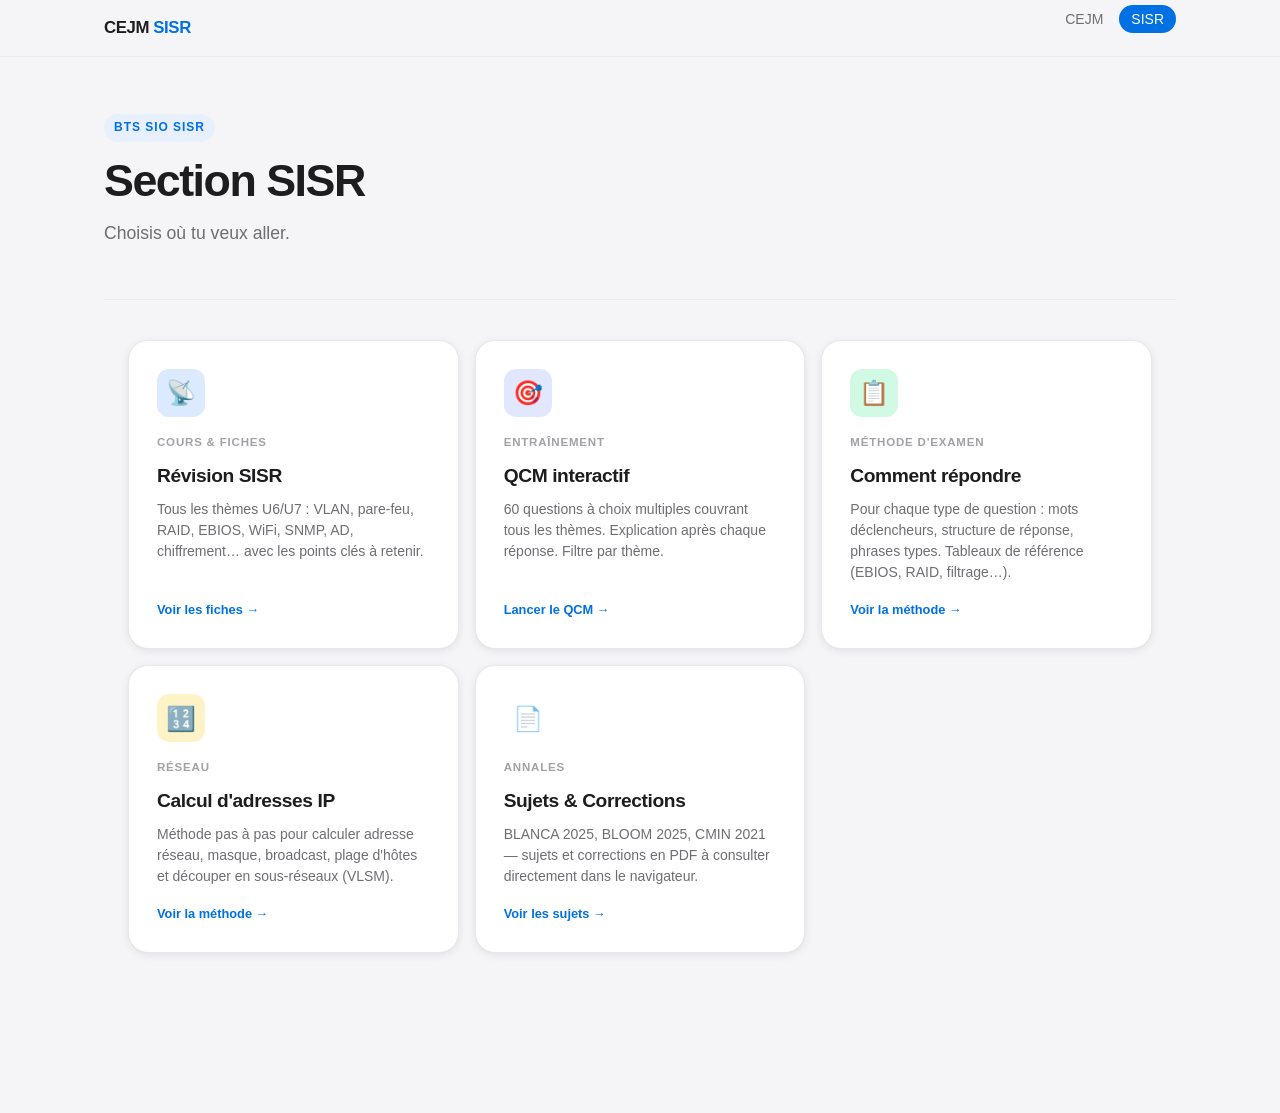
<file: sisr-menu.html>
<!DOCTYPE html>
<html lang="fr">
<head>
  <meta charset="UTF-8">
  <meta name="viewport" content="width=device-width, initial-scale=1.0">
  <title>SISR — Choisir une section</title>
  <link rel="stylesheet" href="css/style.css">
</head>
<body>

  <header class="site-header">
    <nav class="nav">
      <a href="index.html" class="nav-logo">CEJM <span>SISR</span></a>
      <ul class="nav-links">
        <li><a href="index.html">CEJM</a></li>
        <li><a href="sisr-menu.html" class="active">SISR</a></li>
      </ul>
    </nav>
  </header>

  <main class="page">

    <div class="page-hero">
      <div class="badge">BTS SIO SISR</div>
      <h1>Section SISR</h1>
      <p>Choisis où tu veux aller.</p>
    </div>

    <div class="cards-grid">

      <a href="sisr.html" class="home-card blue">
        <div class="card-icon">📡</div>
        <div class="card-eyebrow">Cours & fiches</div>
        <div class="card-title">Révision SISR</div>
        <div class="card-desc">Tous les thèmes U6/U7 : VLAN, pare-feu, RAID, EBIOS, WiFi, SNMP, AD, chiffrement… avec les points clés à retenir.</div>
        <div class="card-arrow">Voir les fiches →</div>
      </a>

      <a href="sisr-qcm.html" class="home-card indigo">
        <div class="card-icon">🎯</div>
        <div class="card-eyebrow">Entraînement</div>
        <div class="card-title">QCM interactif</div>
        <div class="card-desc">60 questions à choix multiples couvrant tous les thèmes. Explication après chaque réponse. Filtre par thème.</div>
        <div class="card-arrow">Lancer le QCM →</div>
      </a>

      <a href="sisr-methode.html" class="home-card emerald">
        <div class="card-icon">📋</div>
        <div class="card-eyebrow">Méthode d'examen</div>
        <div class="card-title">Comment répondre</div>
        <div class="card-desc">Pour chaque type de question : mots déclencheurs, structure de réponse, phrases types. Tableaux de référence (EBIOS, RAID, filtrage…).</div>
        <div class="card-arrow">Voir la méthode →</div>
      </a>

      <a href="sisr-calcul-ip.html" class="home-card amber">
        <div class="card-icon">🔢</div>
        <div class="card-eyebrow">Réseau</div>
        <div class="card-title">Calcul d'adresses IP</div>
        <div class="card-desc">Méthode pas à pas pour calculer adresse réseau, masque, broadcast, plage d'hôtes et découper en sous-réseaux (VLSM).</div>
        <div class="card-arrow">Voir la méthode →</div>
      </a>

      <a href="sujets.html" class="home-card" style="background: var(--bg-card);">
        <div class="card-icon">📄</div>
        <div class="card-eyebrow">Annales</div>
        <div class="card-title">Sujets & Corrections</div>
        <div class="card-desc">BLANCA 2025, BLOOM 2025, CMIN 2021 — sujets et corrections en PDF à consulter directement dans le navigateur.</div>
        <div class="card-arrow">Voir les sujets →</div>
      </a>

    </div>

  </main>

</body>
</html>
</file>
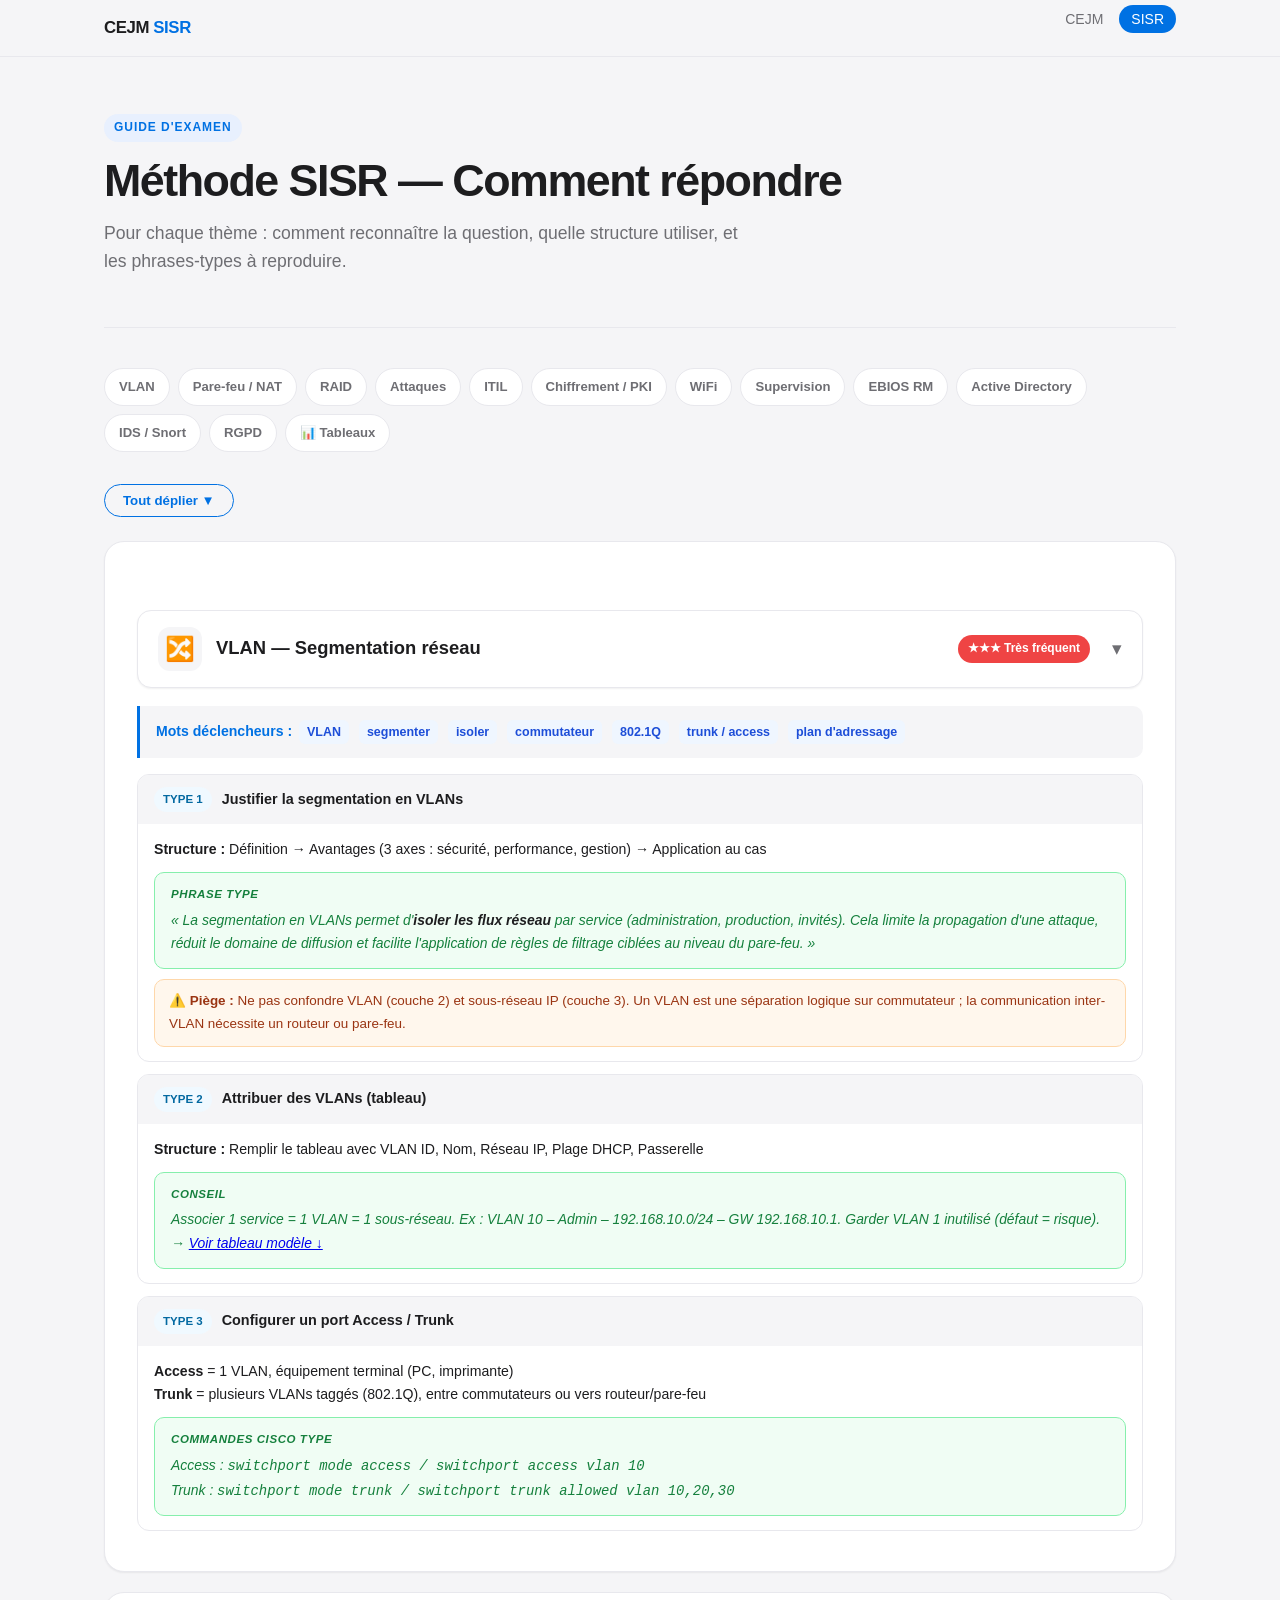
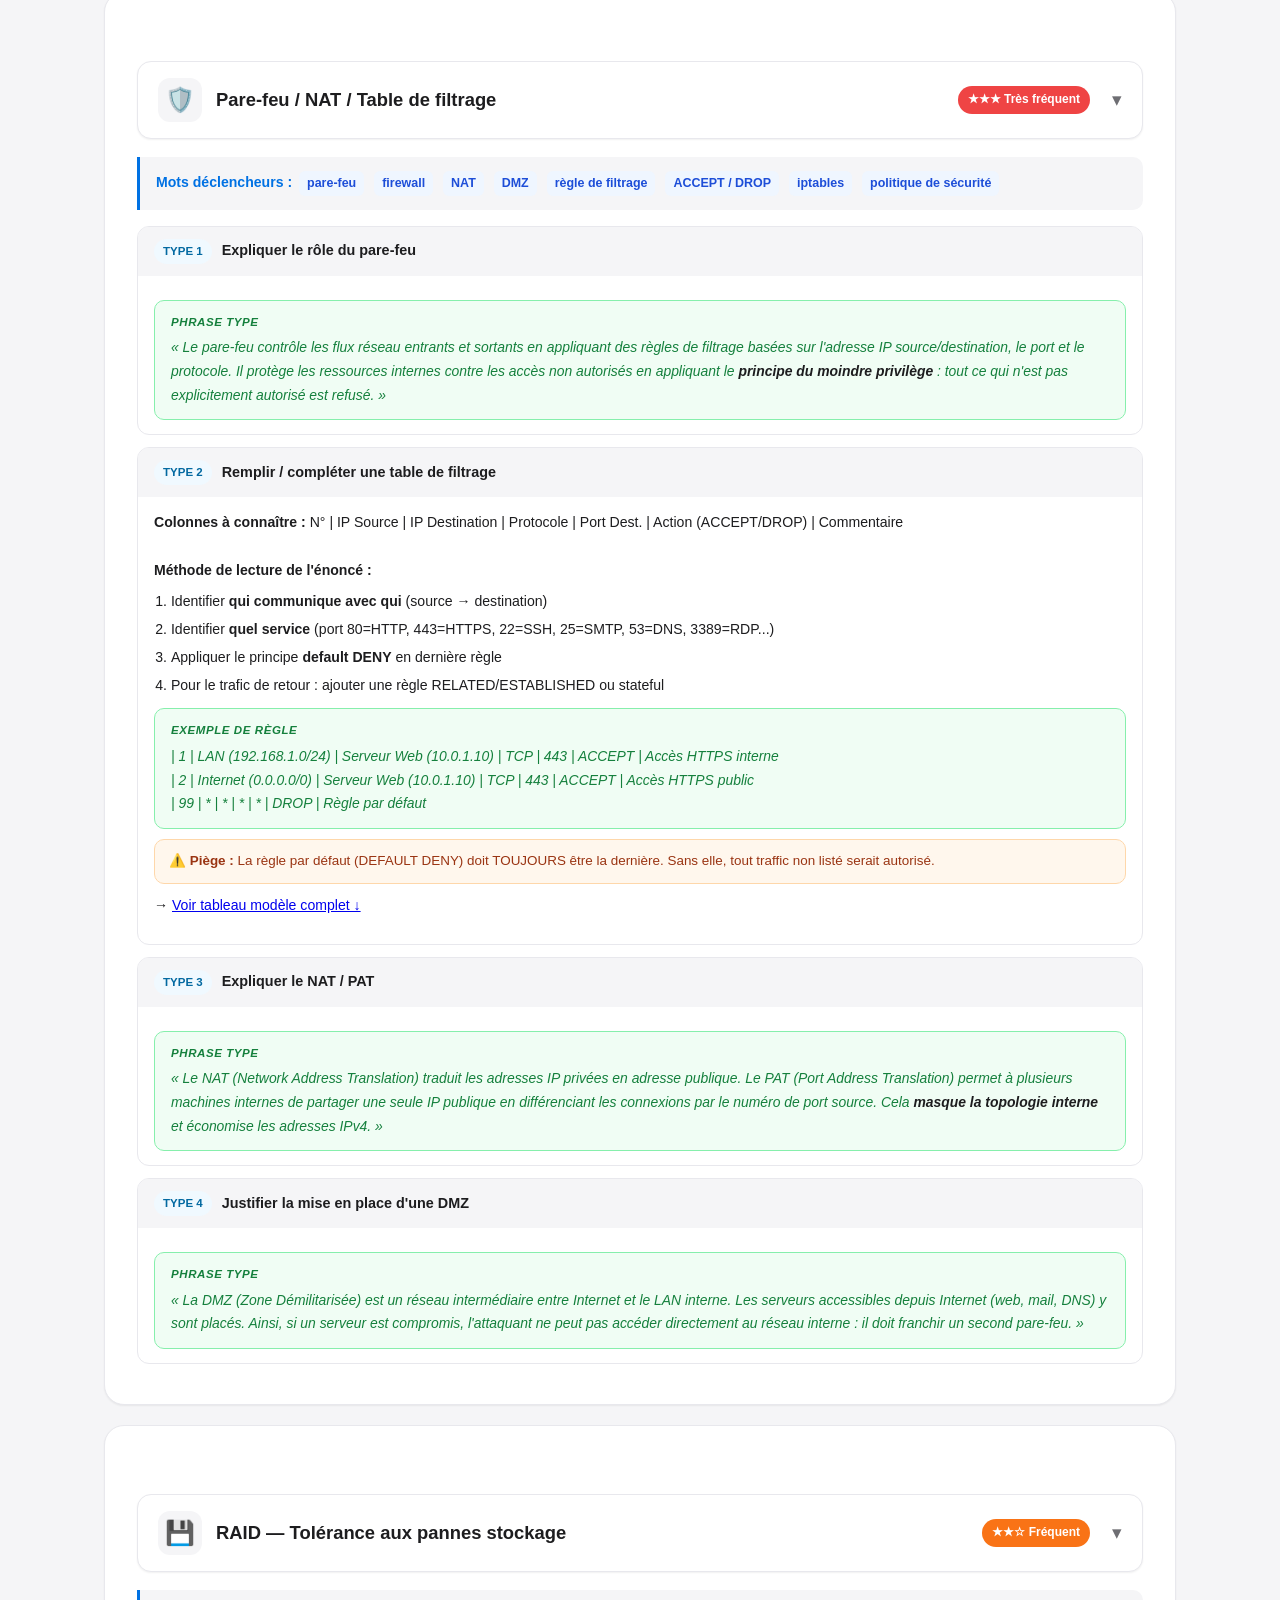
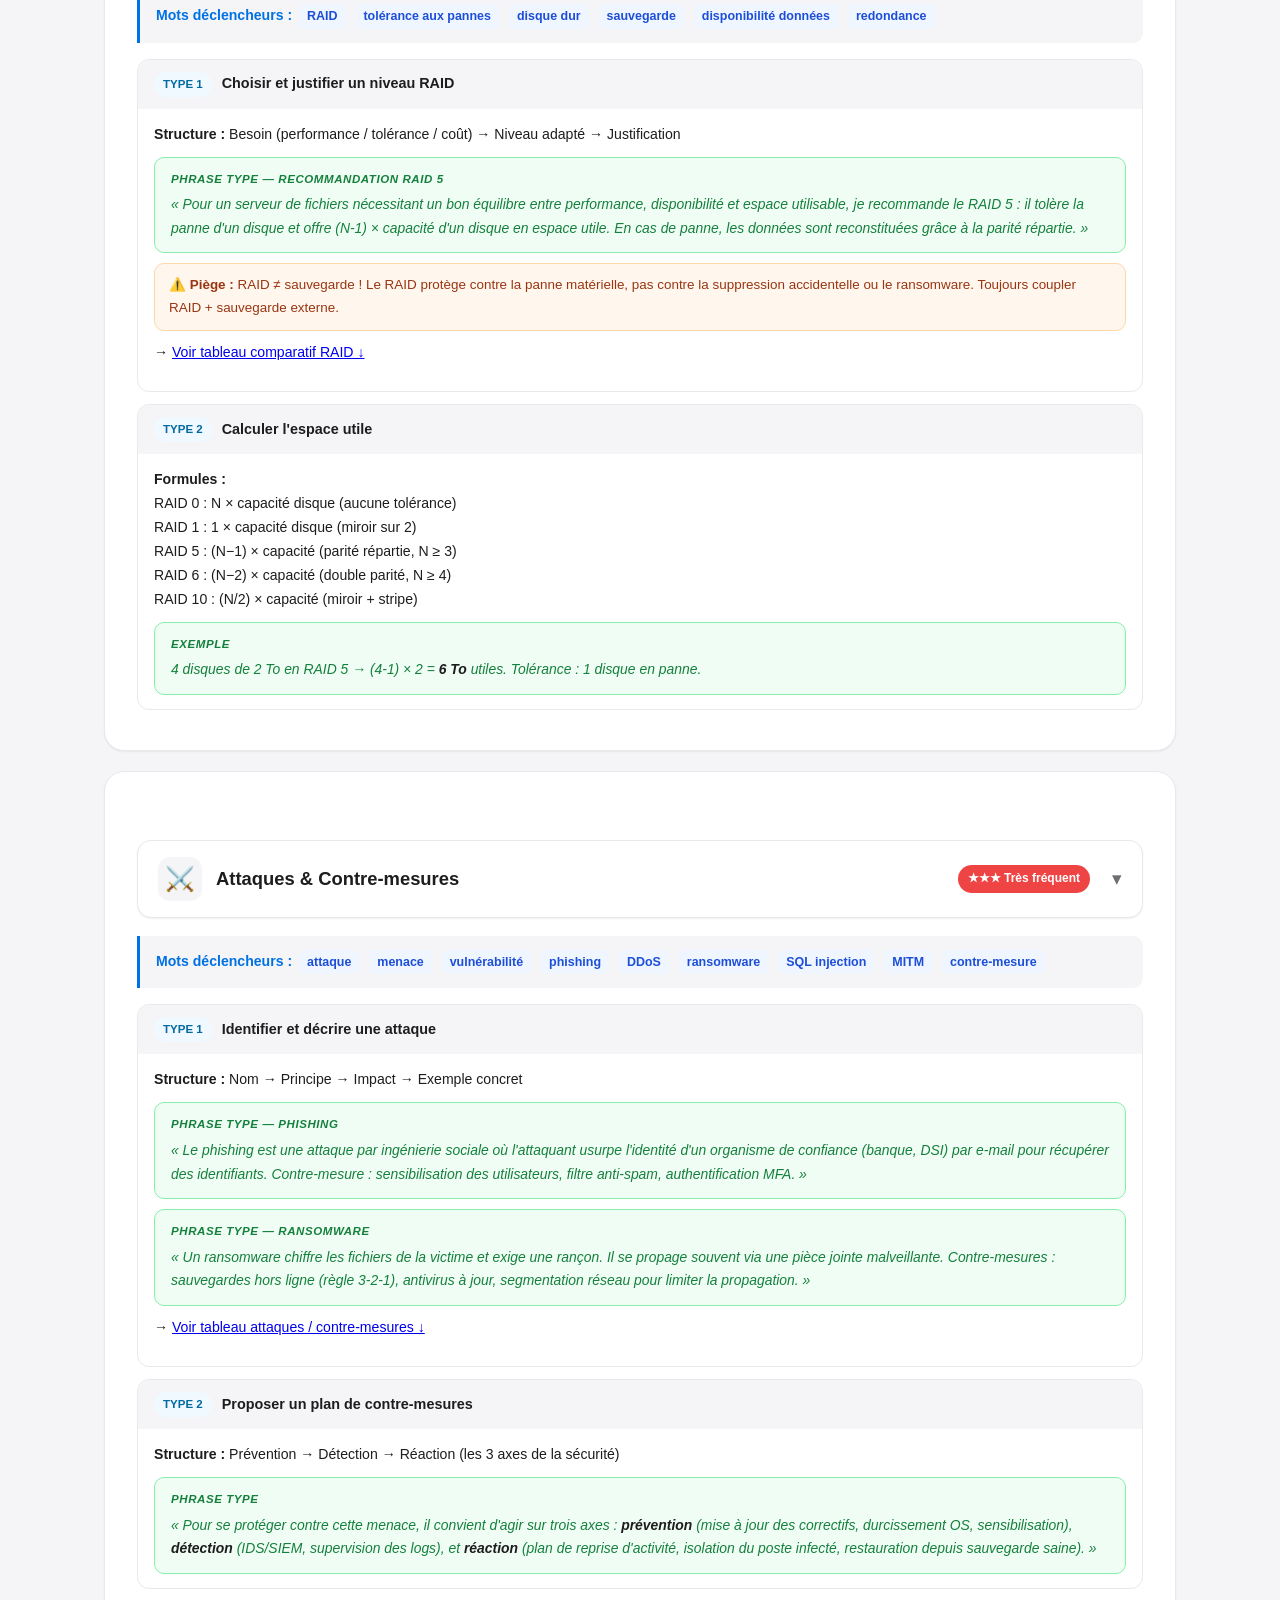
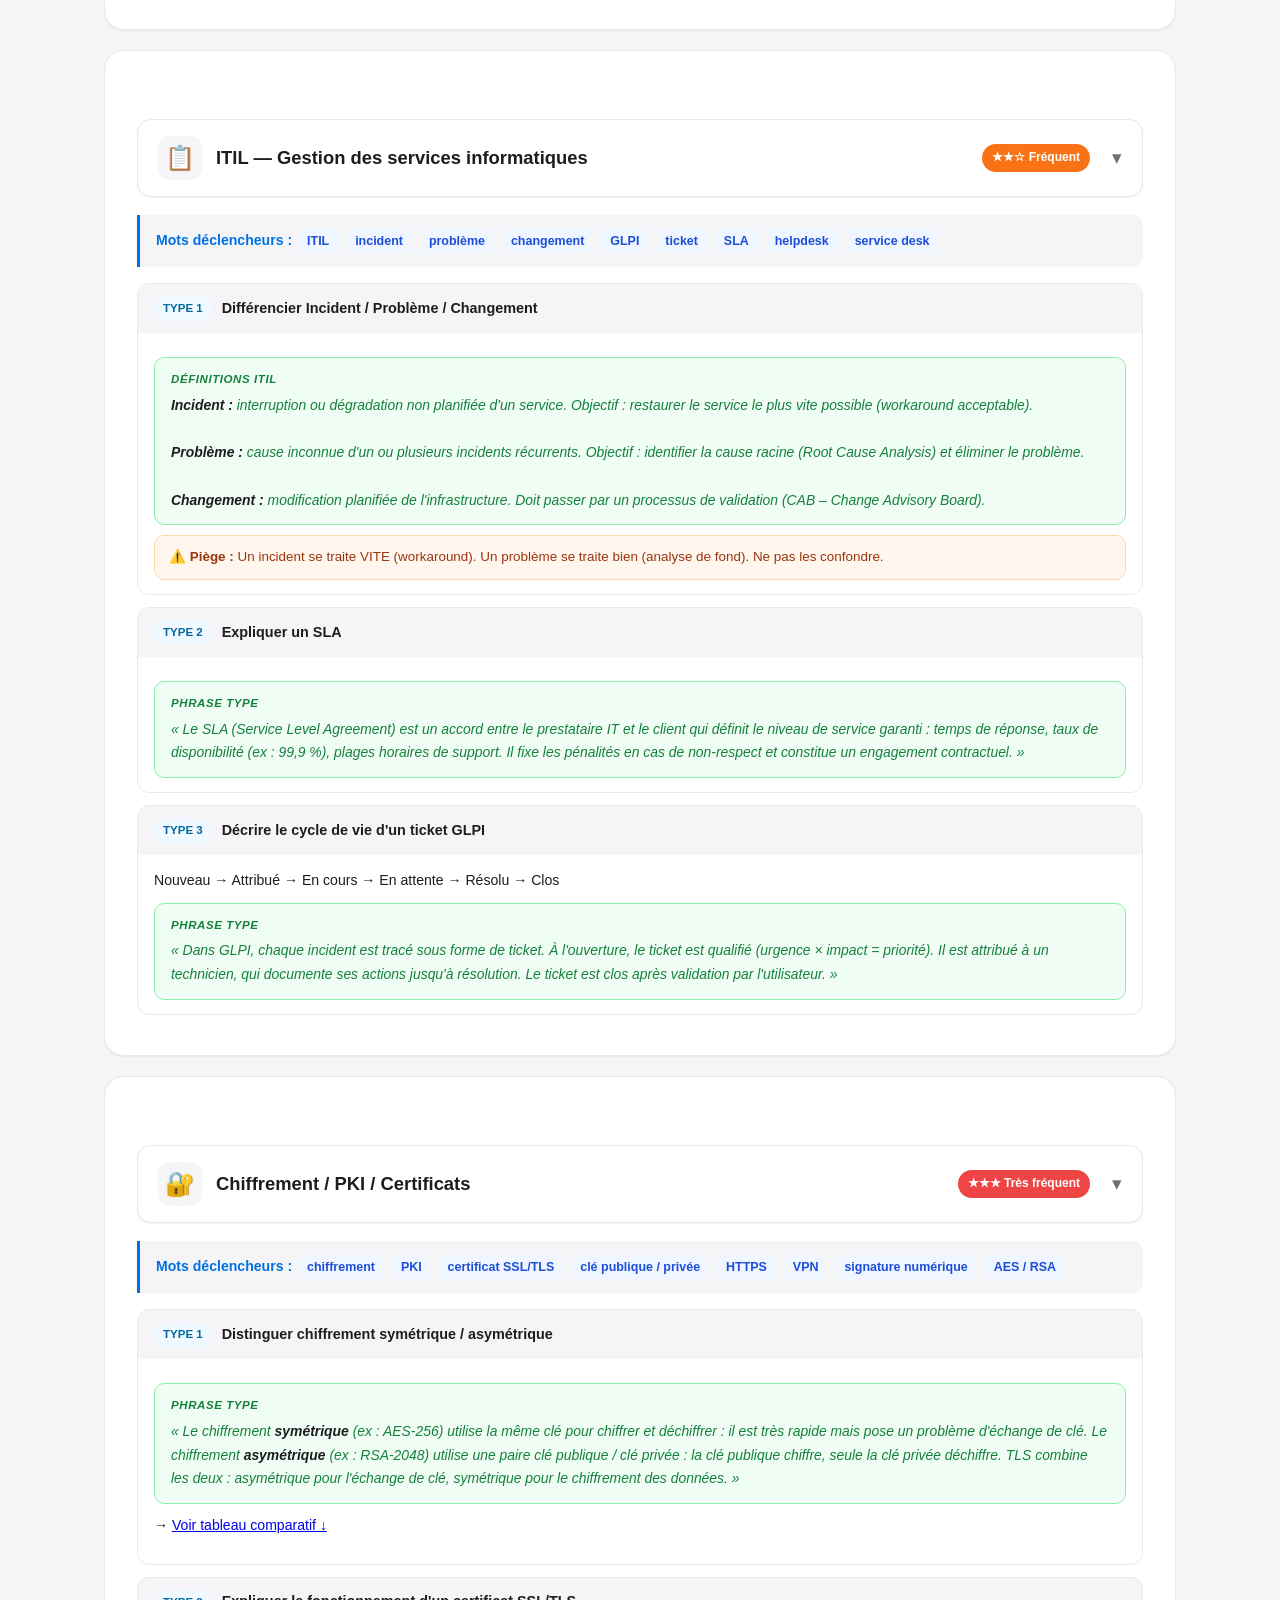
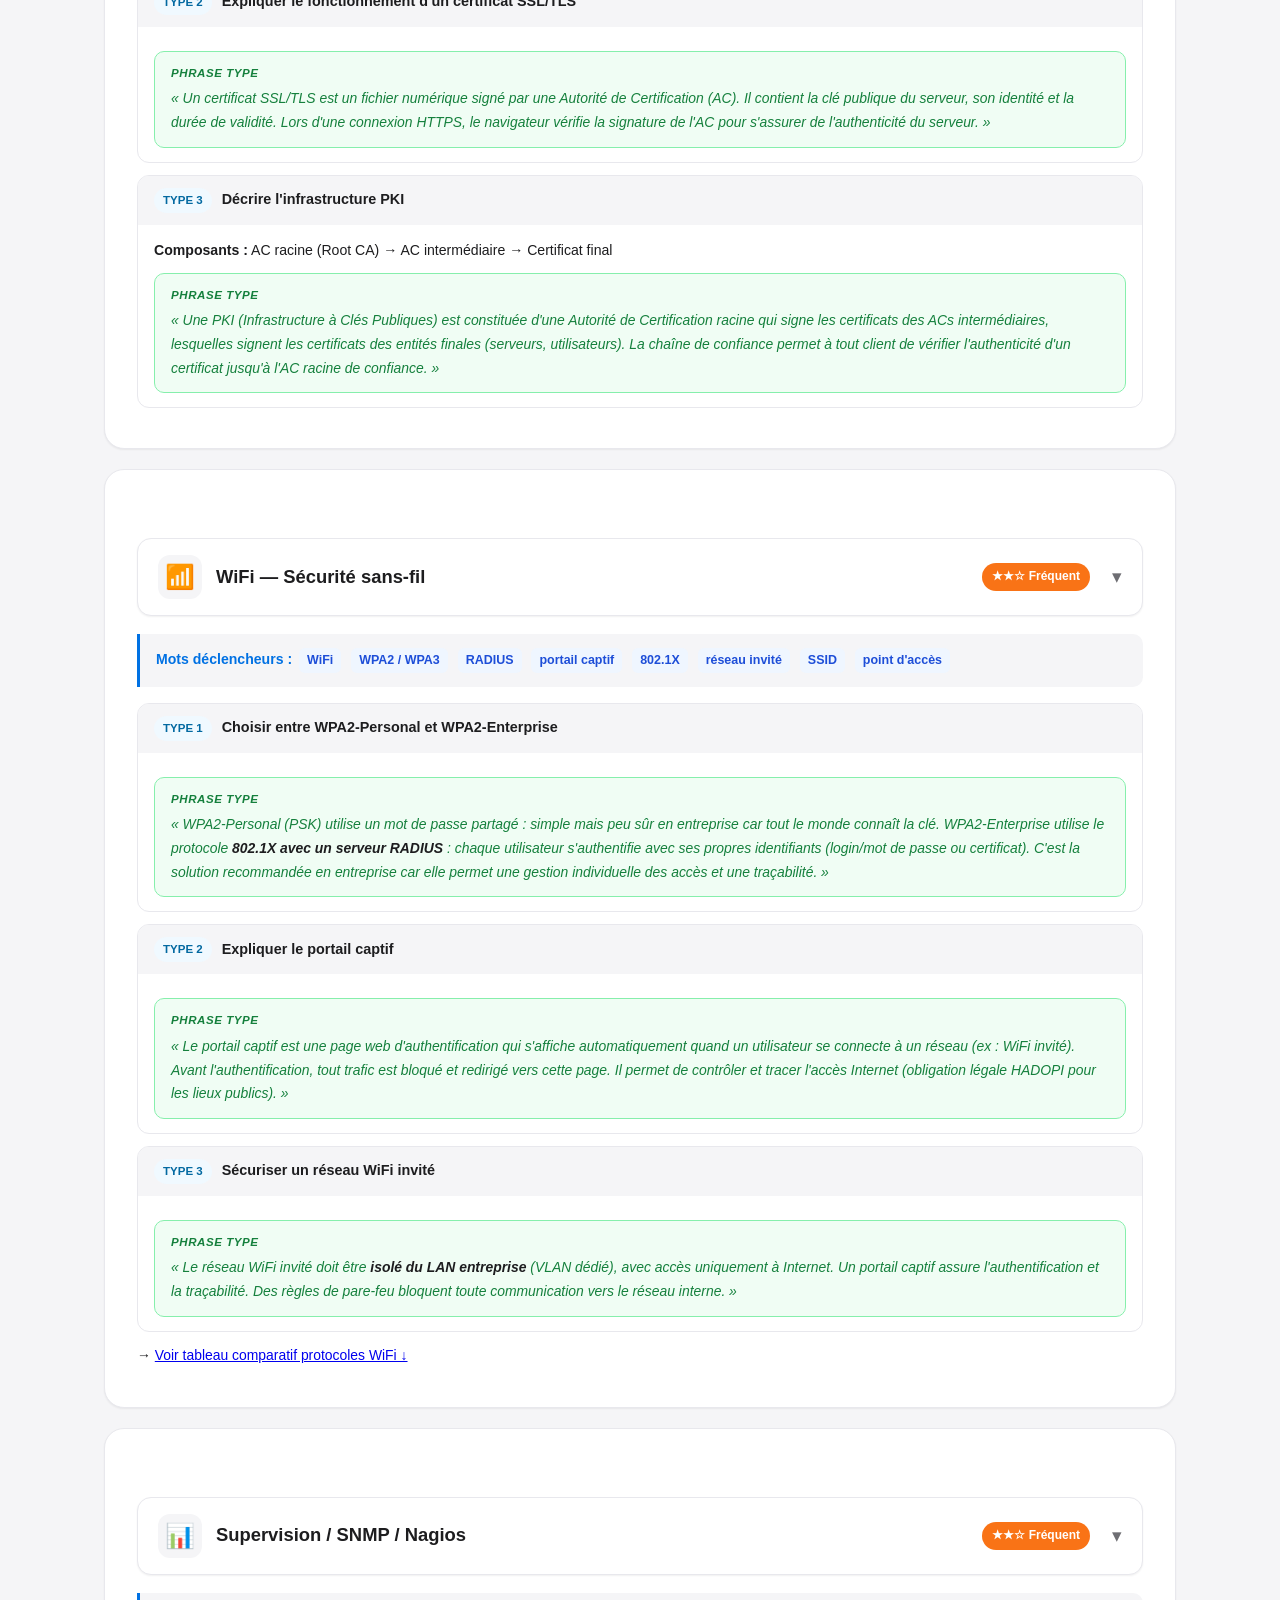
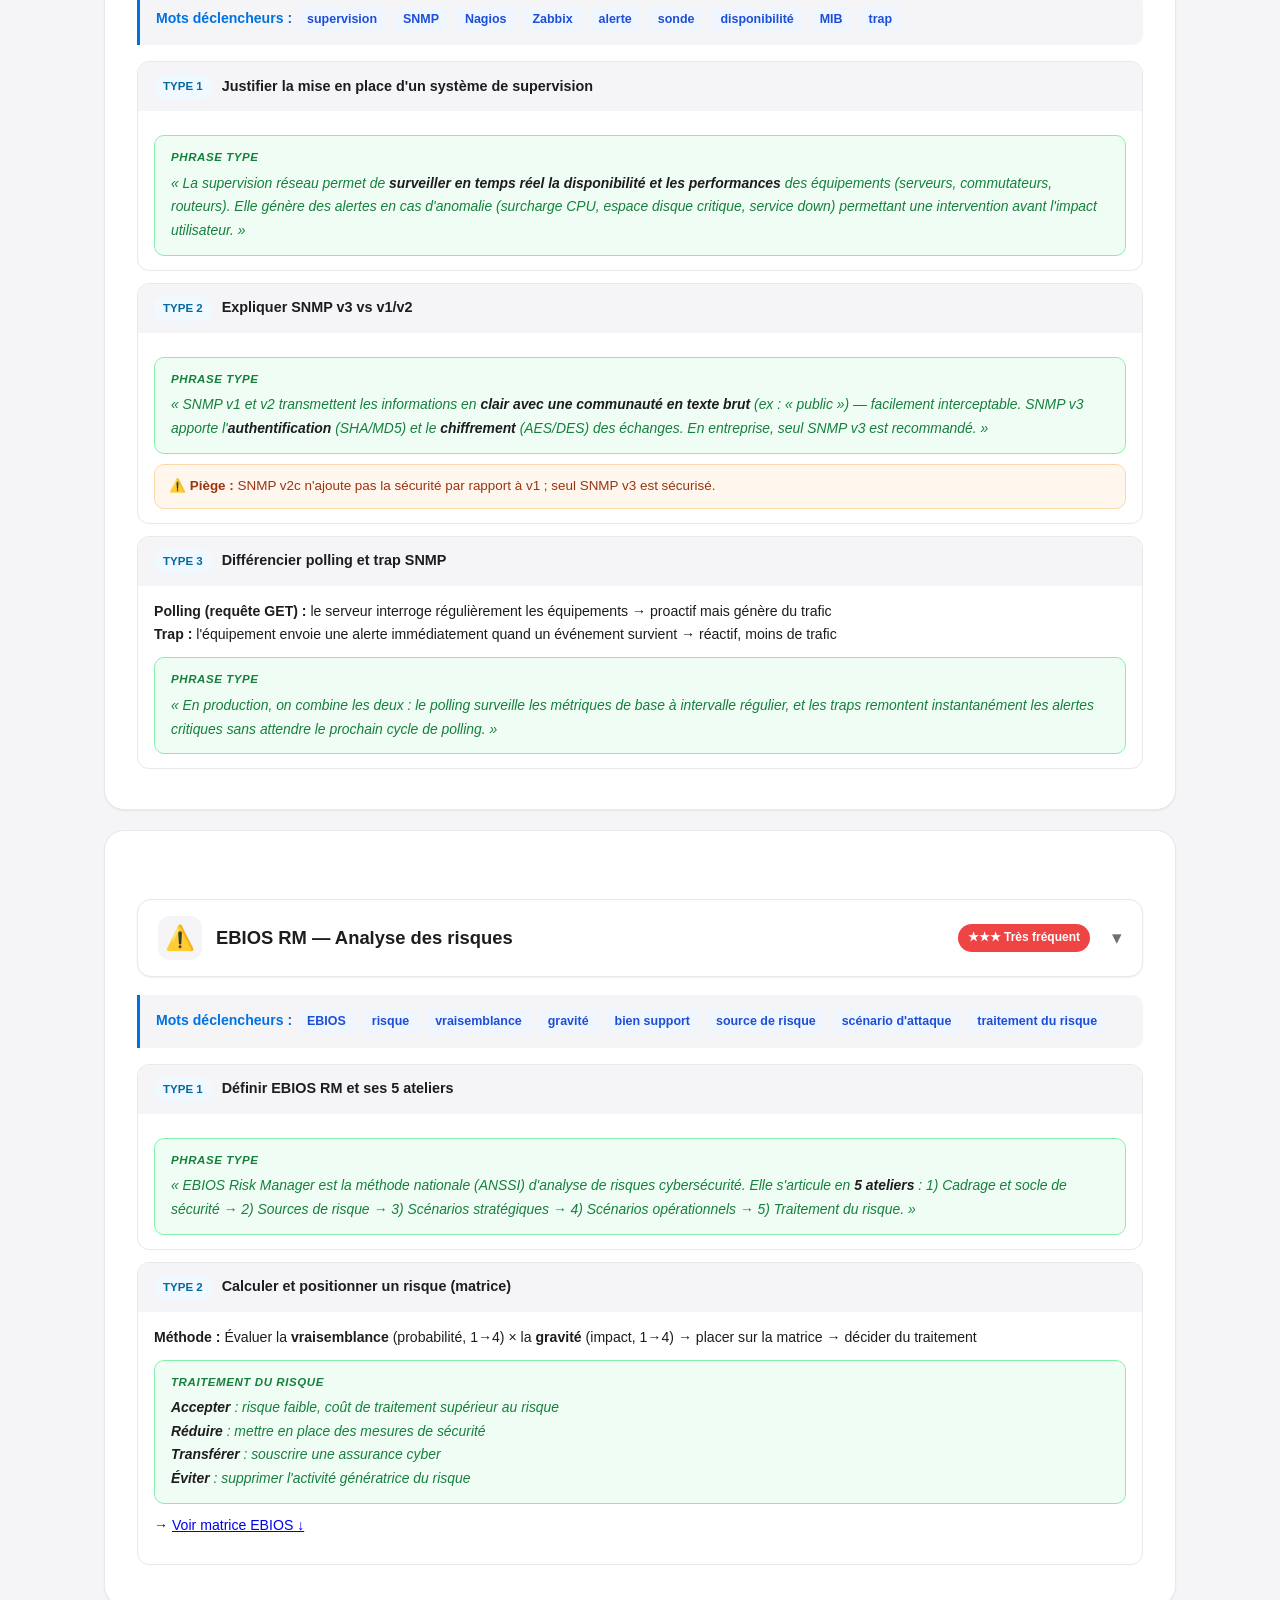
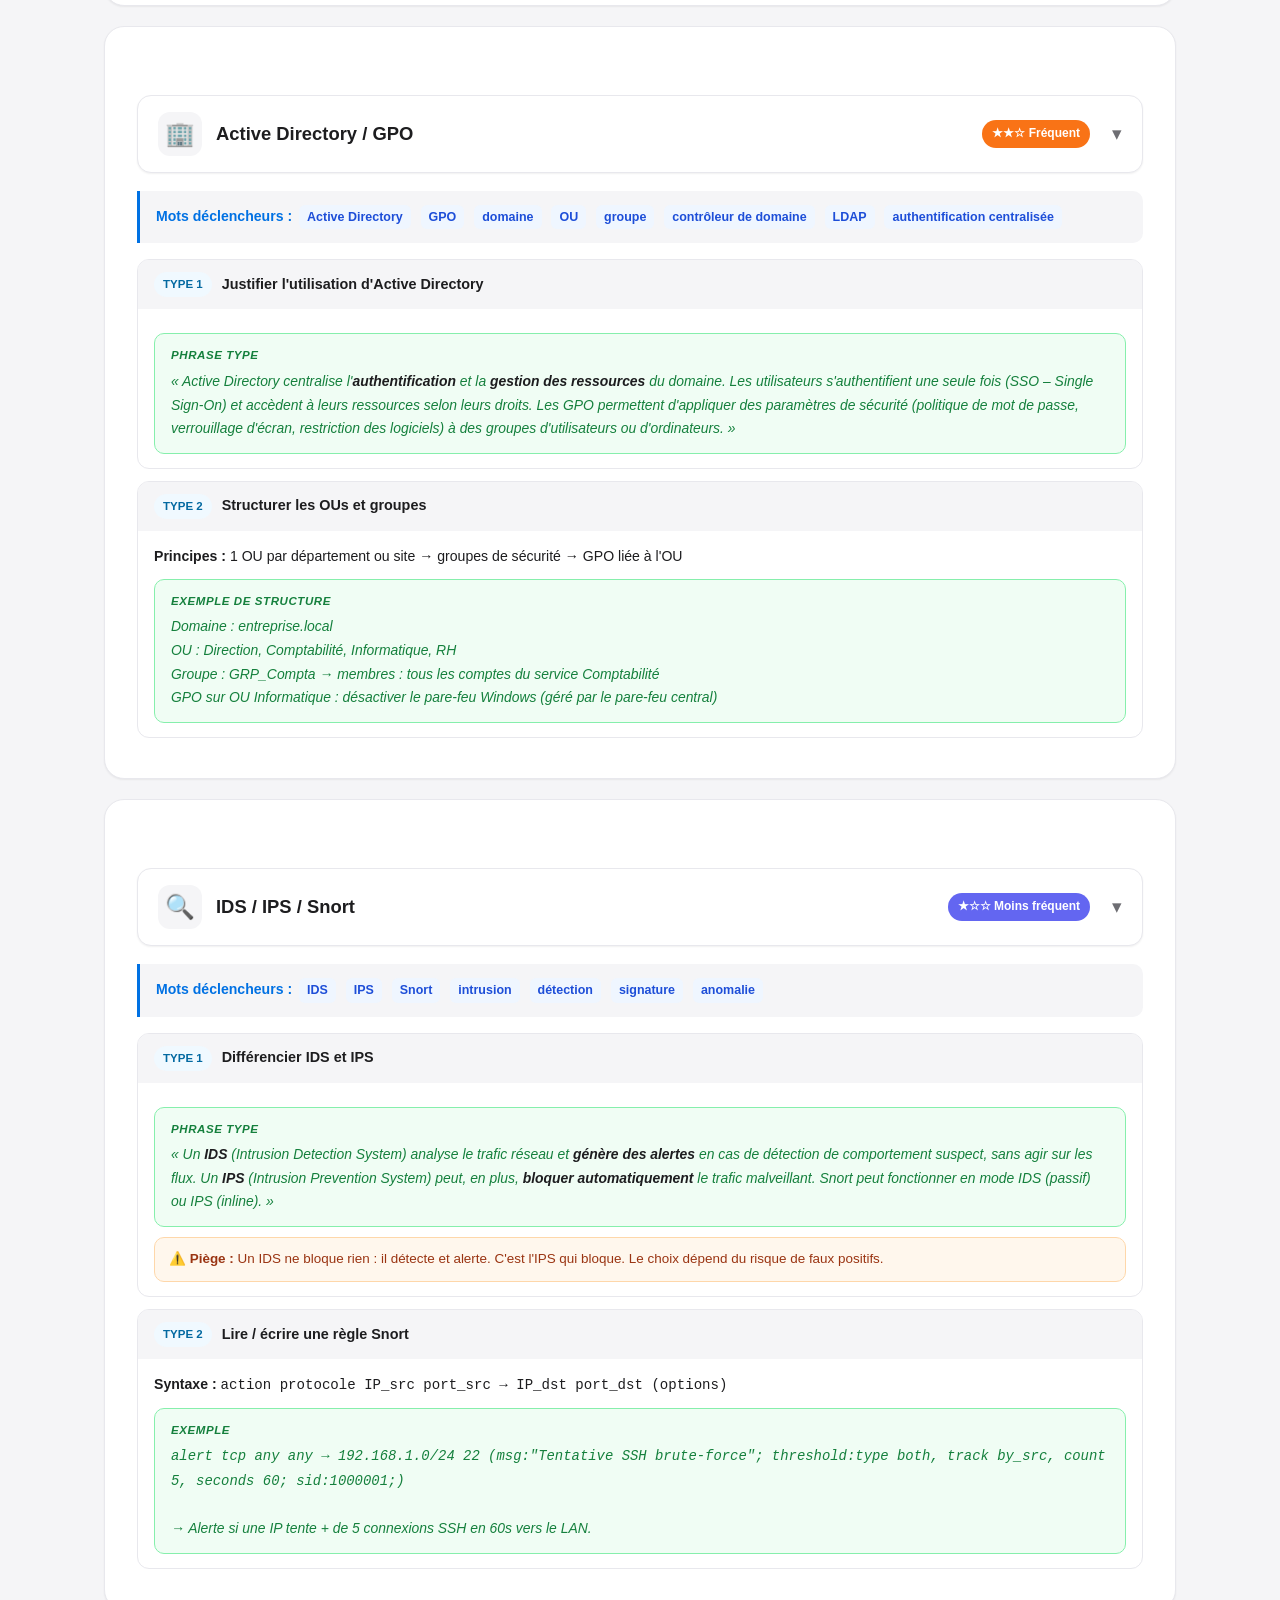
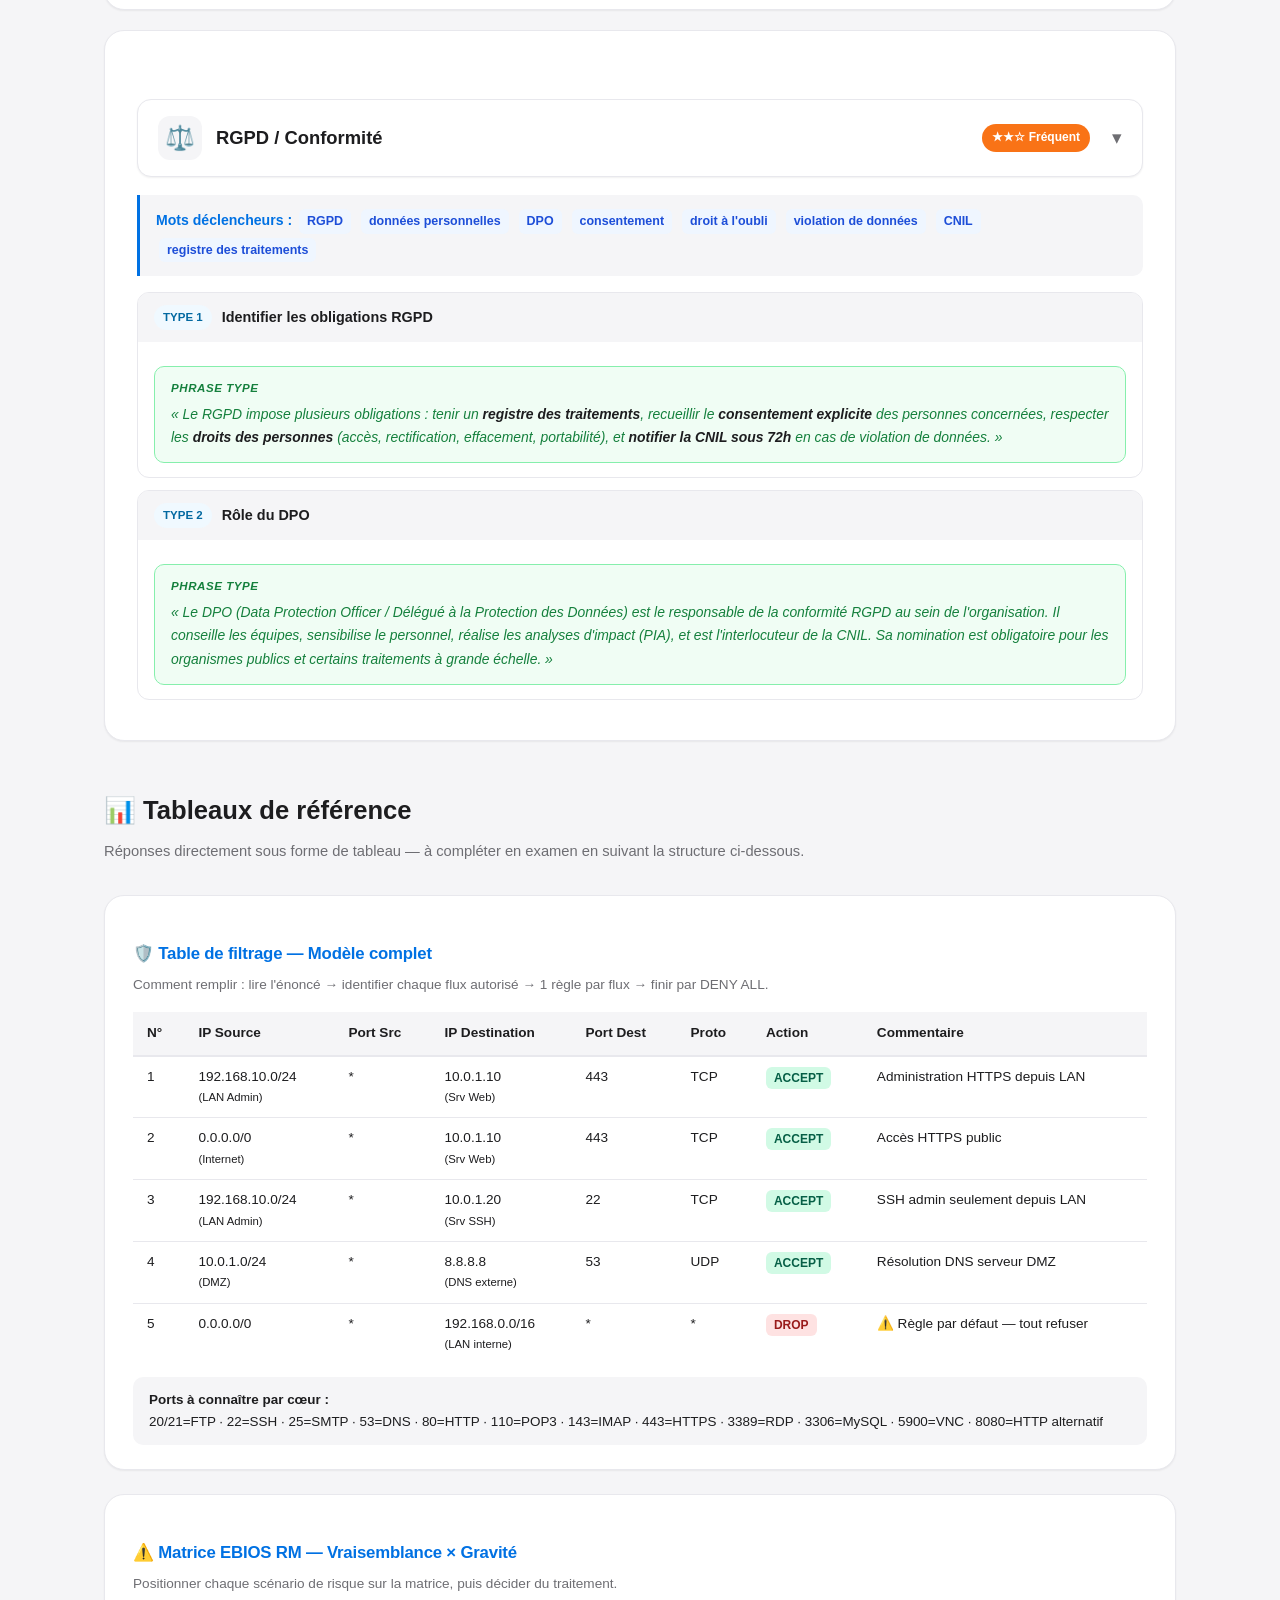
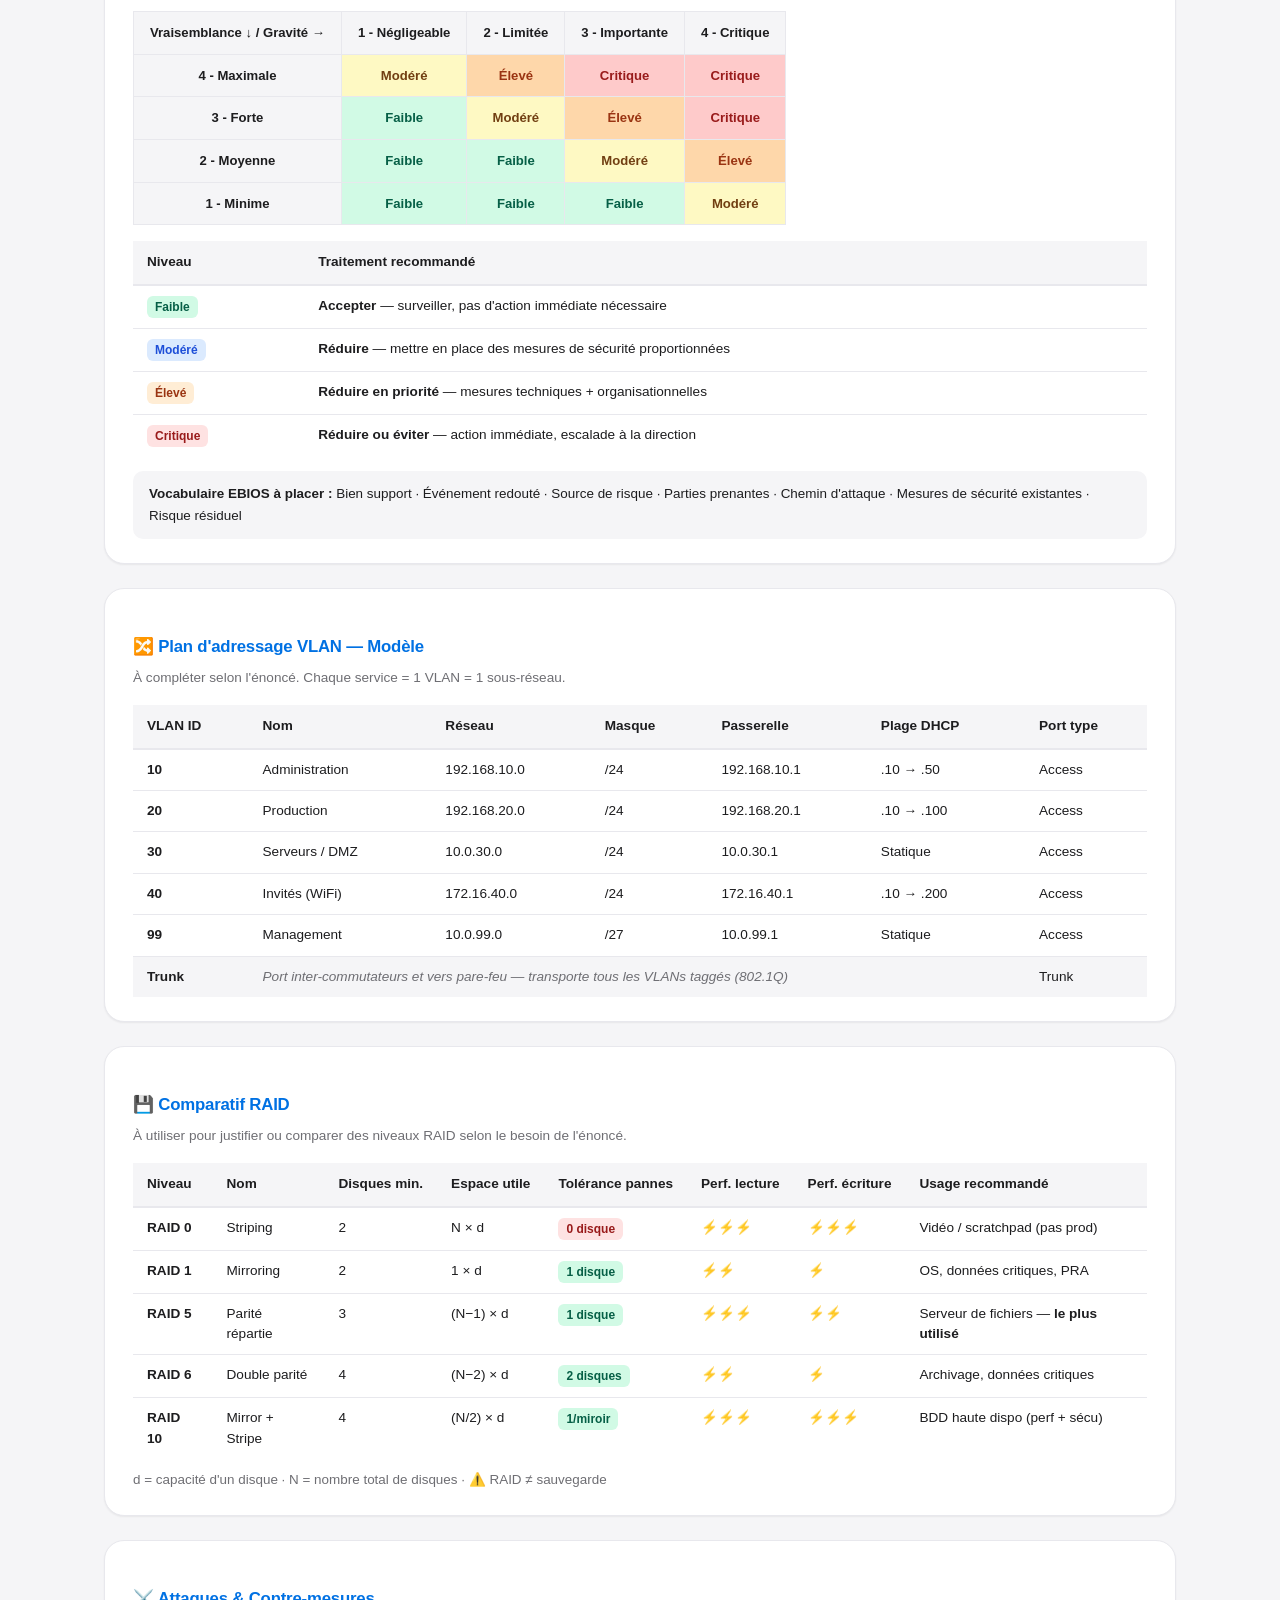
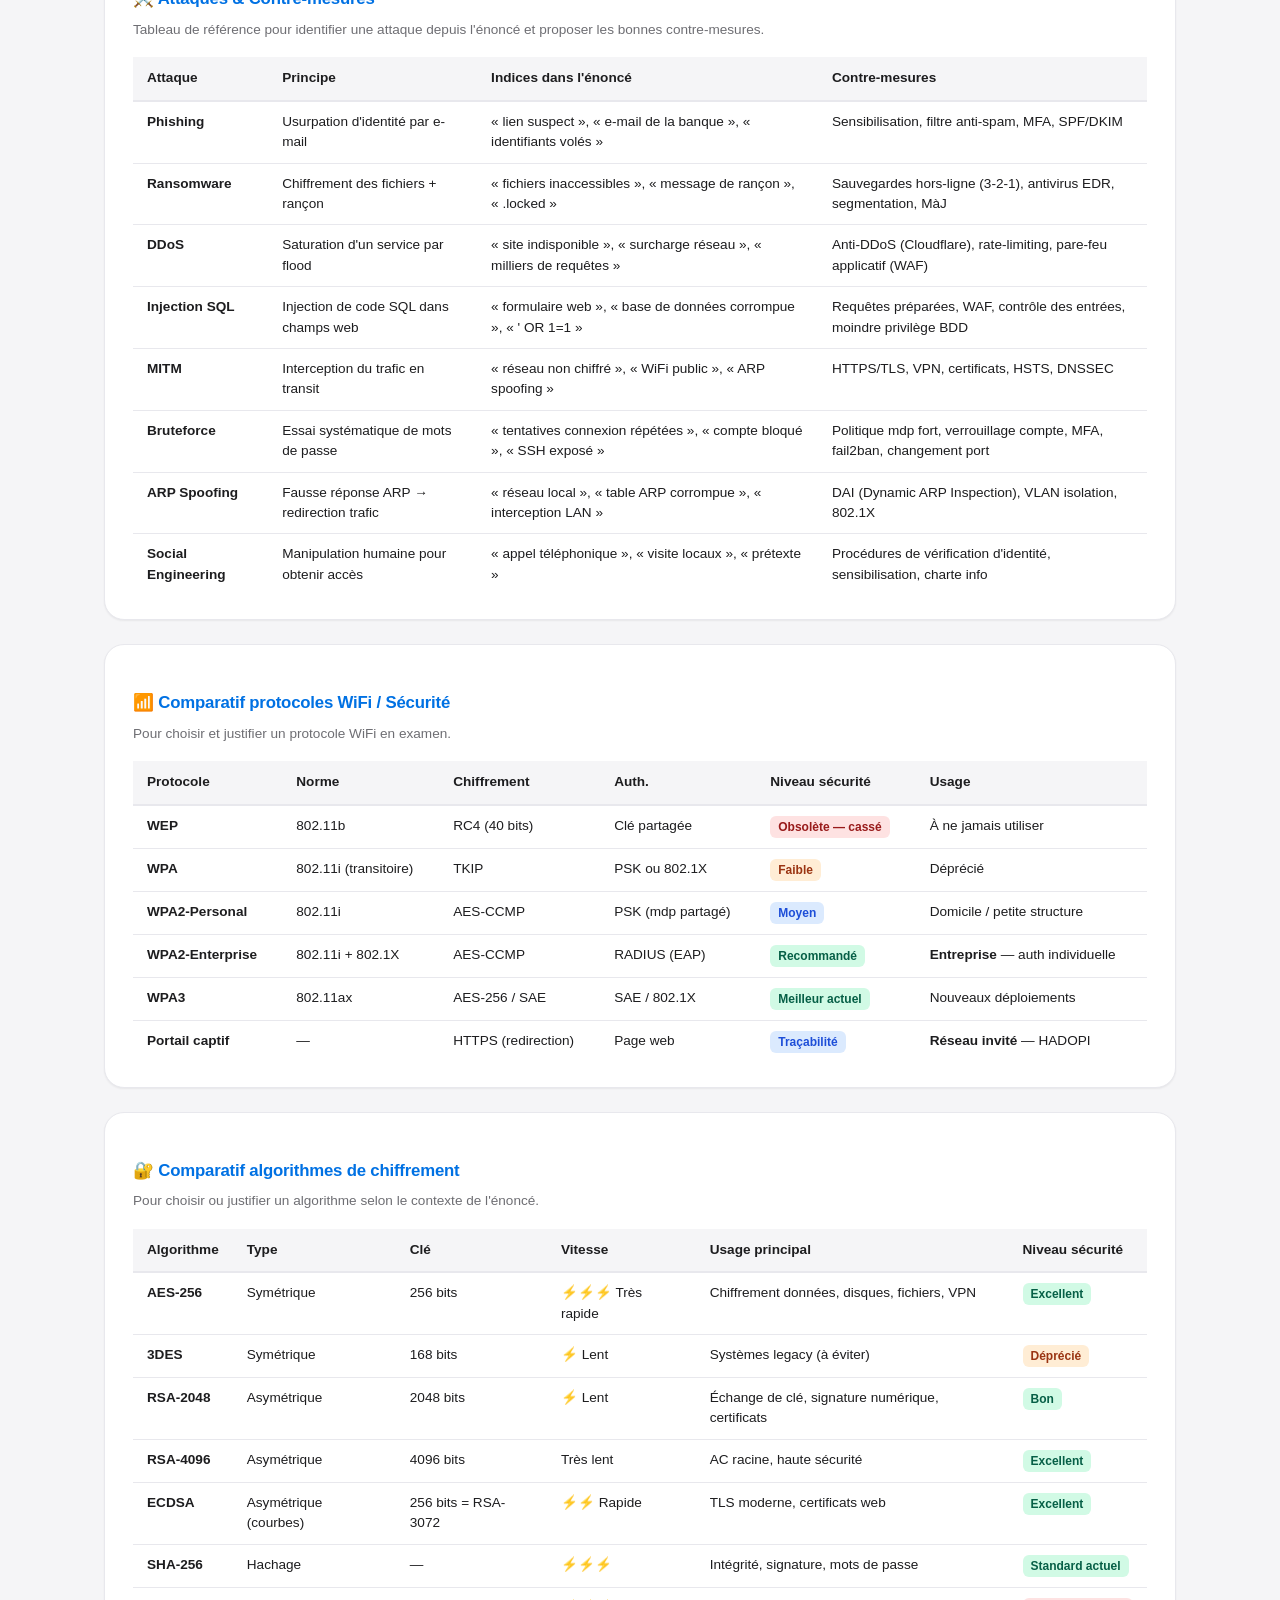
<file: sisr-methode.html>
﻿<!DOCTYPE html>
<html lang="fr">
<head>
  <meta charset="UTF-8">
  <meta name="viewport" content="width=device-width, initial-scale=1.0">
  <title>Méthode SISR — Comment répondre aux questions d'examen</title>
  <link rel="stylesheet" href="css/style.css">
  <style>
    /* ── Thème cards ── */
    .theme-section {
      background: var(--bg-card);
      border: 1px solid var(--border-light);
      border-radius: var(--radius-lg);
      padding: 28px 32px;
      margin-bottom: 20px;
      box-shadow: var(--shadow-xs);
    }
    .theme-header {
      display: flex;
      align-items: center;
      gap: 14px;
      margin-bottom: 18px;
      cursor: pointer;
      user-select: none;
    }
    .theme-icon {
      font-size: 1.5rem;
      width: 44px;
      height: 44px;
      display: flex;
      align-items: center;
      justify-content: center;
      border-radius: 12px;
      background: var(--bg);
      flex-shrink: 0;
    }
    .theme-title {
      font-size: 1.15rem;
      font-weight: 700;
      color: var(--text);
    }
    .theme-freq {
      margin-left: auto;
      font-size: 0.75rem;
      font-weight: 700;
      padding: 4px 10px;
      border-radius: 20px;
      background: var(--accent);
      color: #fff;
    }
    .theme-freq.high { background: #ef4444; }
    .theme-freq.med  { background: #f97316; }
    .theme-freq.low  { background: #6366f1; }
    .theme-body { display: block; }
    .theme-body.collapsed { display: none; }

    /* ── Mots-clés déclencheurs ── */
    .trigger-box {
      background: var(--bg);
      border-left: 3px solid var(--accent);
      border-radius: 0 10px 10px 0;
      padding: 12px 16px;
      margin-bottom: 16px;
      font-size: 0.88rem;
    }
    .trigger-box strong { color: var(--accent); }
    .trigger-tag {
      display: inline-block;
      background: #eff6ff;
      color: #1d4ed8;
      border-radius: 6px;
      padding: 2px 8px;
      font-size: 0.78rem;
      font-weight: 600;
      margin: 2px 3px;
    }
    .dark .trigger-tag { background: #1e3a5f; color: #93c5fd; }

    /* ── Sous-question types ── */
    .q-type {
      border: 1px solid var(--border-light);
      border-radius: 12px;
      margin-bottom: 12px;
      overflow: hidden;
    }
    .q-type-header {
      display: flex;
      align-items: center;
      gap: 10px;
      padding: 12px 16px;
      background: var(--bg);
      font-size: 0.9rem;
      font-weight: 600;
    }
    .q-type-label {
      font-size: 0.72rem;
      font-weight: 700;
      padding: 3px 9px;
      border-radius: 20px;
      background: #f0f9ff;
      color: #0369a1;
    }
    .dark .q-type-label { background: #0c2d42; color: #7dd3fc; }
    .q-type-body {
      padding: 14px 16px;
      font-size: 0.88rem;
      line-height: 1.7;
    }
    .phrase-modele {
      background: #f0fdf4;
      border: 1px solid #86efac;
      border-radius: 10px;
      padding: 12px 16px;
      margin-top: 10px;
      font-style: italic;
      color: #15803d;
      font-size: 0.87rem;
    }
    .dark .phrase-modele { background: #052e16; border-color: #166534; color: #86efac; }
    .phrase-label {
      font-size: 0.72rem;
      font-weight: 700;
      text-transform: uppercase;
      letter-spacing: 0.05em;
      color: #15803d;
      margin-bottom: 4px;
      display: block;
    }
    .dark .phrase-label { color: #86efac; }

    /* ── Piège ── */
    .piege-box {
      background: #fff7ed;
      border: 1px solid #fed7aa;
      border-radius: 10px;
      padding: 10px 14px;
      font-size: 0.84rem;
      margin-top: 10px;
      color: #9a3412;
    }
    .dark .piege-box { background: #2c1503; border-color: #9a3412; color: #fed7aa; }
    .piege-box::before { content: "⚠️ Piège : "; font-weight: 700; }

    /* ── Séparateur section tableau ── */
    .section-tableaux {
      margin-top: 48px;
    }
    .section-tableaux h2 {
      font-size: 1.6rem;
      font-weight: 800;
      margin-bottom: 8px;
    }
    .section-tableaux .sub {
      color: var(--text-secondary);
      font-size: 0.92rem;
      margin-bottom: 32px;
    }

    /* ── Tableaux ── */
    .tableau-block {
      background: var(--bg-card);
      border: 1px solid var(--border-light);
      border-radius: var(--radius-lg);
      padding: 24px 28px;
      margin-bottom: 24px;
      box-shadow: var(--shadow-xs);
    }
    .tableau-block h3 {
      font-size: 1.05rem;
      font-weight: 700;
      margin-bottom: 6px;
      display: flex;
      align-items: center;
      gap: 8px;
    }
    .tableau-block .desc {
      font-size: 0.85rem;
      color: var(--text-secondary);
      margin-bottom: 16px;
    }
    .t-table {
      width: 100%;
      border-collapse: collapse;
      font-size: 0.85rem;
    }
    .t-table th {
      background: var(--bg);
      padding: 10px 14px;
      text-align: left;
      font-weight: 700;
      border-bottom: 2px solid var(--border-light);
      white-space: nowrap;
    }
    .t-table td {
      padding: 10px 14px;
      border-bottom: 1px solid var(--border-light);
      vertical-align: top;
      line-height: 1.5;
    }
    .t-table tr:last-child td { border-bottom: none; }
    .t-table tr:hover td { background: var(--bg); }

    /* EBIOS matrix */
    .ebios-matrix {
      border-collapse: collapse;
      font-size: 0.82rem;
      text-align: center;
    }
    .ebios-matrix th, .ebios-matrix td {
      border: 1px solid var(--border-light);
      padding: 10px 16px;
      font-weight: 600;
    }
    .ebios-matrix th { background: var(--bg); }
    .risk-1 { background: #d1fae5; color: #065f46; }
    .risk-2 { background: #fef9c3; color: #713f12; }
    .risk-3 { background: #fed7aa; color: #9a3412; }
    .risk-4 { background: #fecaca; color: #991b1b; }
    .dark .risk-1 { background: #052e16; color: #86efac; }
    .dark .risk-2 { background: #1c1400; color: #fde047; }
    .dark .risk-3 { background: #2c1503; color: #fed7aa; }
    .dark .risk-4 { background: #2d0707; color: #fca5a5; }

    /* Badge tags */
    .badge-green { display: inline-block; background: #d1fae5; color: #065f46; border-radius: 6px; padding: 2px 8px; font-size: 0.75rem; font-weight: 700; }
    .badge-red   { display: inline-block; background: #fee2e2; color: #991b1b; border-radius: 6px; padding: 2px 8px; font-size: 0.75rem; font-weight: 700; }
    .badge-blue  { display: inline-block; background: #dbeafe; color: #1d4ed8; border-radius: 6px; padding: 2px 8px; font-size: 0.75rem; font-weight: 700; }
    .badge-orange{ display: inline-block; background: #ffedd5; color: #9a3412; border-radius: 6px; padding: 2px 8px; font-size: 0.75rem; font-weight: 700; }
    .dark .badge-green { background: #052e16; color: #86efac; }
    .dark .badge-red   { background: #2d0707; color: #fca5a5; }
    .dark .badge-blue  { background: #0c2d42; color: #7dd3fc; }
    .dark .badge-orange{ background: #2c1503; color: #fed7aa; }

    /* Quick nav */
    .quick-nav {
      display: flex;
      flex-wrap: wrap;
      gap: 8px;
      margin-bottom: 32px;
    }
    .quick-nav a {
      padding: 7px 14px;
      border-radius: 20px;
      border: 1px solid var(--border-light);
      background: var(--bg-card);
      font-size: 0.82rem;
      font-weight: 600;
      color: var(--text-secondary);
      text-decoration: none;
      transition: all 0.15s;
    }
    .quick-nav a:hover { background: var(--accent); color: #fff; border-color: var(--accent); }

    /* Expand all toggle */
    .expand-all-btn {
      padding: 8px 18px;
      border-radius: 20px;
      border: 1px solid var(--accent);
      background: transparent;
      color: var(--accent);
      font-size: 0.83rem;
      font-weight: 700;
      cursor: pointer;
      transition: all 0.15s;
      margin-bottom: 24px;
    }
    .expand-all-btn:hover { background: var(--accent); color: #fff; }

    @media (max-width: 640px) {
      .theme-section { padding: 18px; }
      .t-table { font-size: 0.78rem; }
      .t-table th, .t-table td { padding: 8px 10px; }
    }
  </style>
</head>
<body>

  <header class="site-header">
    <nav class="nav">
      <a href="index.html" class="nav-logo">CEJM <span>SISR</span></a>
      <ul class="nav-links">
        <li><a href="index.html">CEJM</a></li>
        <li><a href="sisr-menu.html" class="active">SISR</a></li>
      </ul>
    </nav>
  </header>

  <main class="page">

    <div class="page-hero">
      <div class="badge">Guide d'examen</div>
      <h1>Méthode SISR — Comment répondre</h1>
      <p>Pour chaque thème : comment reconnaître la question, quelle structure utiliser, et les phrases-types à reproduire.</p>
    </div>

    <!-- Navigation rapide -->
    <div class="quick-nav">
      <a href="#vlan">VLAN</a>
      <a href="#firewall">Pare-feu / NAT</a>
      <a href="#raid">RAID</a>
      <a href="#attaques">Attaques</a>
      <a href="#itil">ITIL</a>
      <a href="#chiffrement">Chiffrement / PKI</a>
      <a href="#wifi">WiFi</a>
      <a href="#supervision">Supervision</a>
      <a href="#ebios">EBIOS RM</a>
      <a href="#ad">Active Directory</a>
      <a href="#ids">IDS / Snort</a>
      <a href="#rgpd">RGPD</a>
      <a href="#tableaux">📊 Tableaux</a>
    </div>

    <button class="expand-all-btn" id="expandAll" onclick="toggleAll()">Tout déplier ▼</button>

    <!-- ══════════════════════ VLAN ══════════════════════ -->
    <div class="theme-section" id="vlan">
      <div class="theme-header" onclick="toggle(this)">
        <div class="theme-icon">🔀</div>
        <div>
          <div class="theme-title">VLAN — Segmentation réseau</div>
        </div>
        <span class="theme-freq high">★★★ Très fréquent</span>
        <span style="font-size:1.2rem; margin-left:8px; color:var(--text-secondary)">▾</span>
      </div>
      <div class="theme-body">

        <div class="trigger-box">
          <strong>Mots déclencheurs :</strong>
          <span class="trigger-tag">VLAN</span>
          <span class="trigger-tag">segmenter</span>
          <span class="trigger-tag">isoler</span>
          <span class="trigger-tag">commutateur</span>
          <span class="trigger-tag">802.1Q</span>
          <span class="trigger-tag">trunk / access</span>
          <span class="trigger-tag">plan d'adressage</span>
        </div>

        <div class="q-type">
          <div class="q-type-header">
            <span class="q-type-label">TYPE 1</span>
            Justifier la segmentation en VLANs
          </div>
          <div class="q-type-body">
            <strong>Structure :</strong> Définition → Avantages (3 axes : sécurité, performance, gestion) → Application au cas
            <div class="phrase-modele">
              <span class="phrase-label">Phrase type</span>
              « La segmentation en VLANs permet d'<strong>isoler les flux réseau</strong> par service (administration, production, invités). Cela limite la propagation d'une attaque, réduit le domaine de diffusion et facilite l'application de règles de filtrage ciblées au niveau du pare-feu. »
            </div>
            <div class="piege-box">Ne pas confondre VLAN (couche 2) et sous-réseau IP (couche 3). Un VLAN est une séparation logique sur commutateur ; la communication inter-VLAN nécessite un routeur ou pare-feu.</div>
          </div>
        </div>

        <div class="q-type">
          <div class="q-type-header">
            <span class="q-type-label">TYPE 2</span>
            Attribuer des VLANs (tableau)
          </div>
          <div class="q-type-body">
            <strong>Structure :</strong> Remplir le tableau avec VLAN ID, Nom, Réseau IP, Plage DHCP, Passerelle
            <div class="phrase-modele">
              <span class="phrase-label">Conseil</span>
              Associer 1 service = 1 VLAN = 1 sous-réseau. Ex : VLAN 10 – Admin – 192.168.10.0/24 – GW 192.168.10.1. Garder VLAN 1 inutilisé (défaut = risque). → <a href="#tab-vlan">Voir tableau modèle ↓</a>
            </div>
          </div>
        </div>

        <div class="q-type">
          <div class="q-type-header">
            <span class="q-type-label">TYPE 3</span>
            Configurer un port Access / Trunk
          </div>
          <div class="q-type-body">
            <strong>Access</strong> = 1 VLAN, équipement terminal (PC, imprimante)<br>
            <strong>Trunk</strong> = plusieurs VLANs taggés (802.1Q), entre commutateurs ou vers routeur/pare-feu
            <div class="phrase-modele">
              <span class="phrase-label">Commandes Cisco type</span>
              Access : <code>switchport mode access / switchport access vlan 10</code><br>
              Trunk : <code>switchport mode trunk / switchport trunk allowed vlan 10,20,30</code>
            </div>
          </div>
        </div>

      </div>
    </div>

    <!-- ══════════════════════ PARE-FEU / NAT ══════════════════════ -->
    <div class="theme-section" id="firewall">
      <div class="theme-header" onclick="toggle(this)">
        <div class="theme-icon">🛡️</div>
        <div>
          <div class="theme-title">Pare-feu / NAT / Table de filtrage</div>
        </div>
        <span class="theme-freq high">★★★ Très fréquent</span>
        <span style="font-size:1.2rem; margin-left:8px; color:var(--text-secondary)">▾</span>
      </div>
      <div class="theme-body">

        <div class="trigger-box">
          <strong>Mots déclencheurs :</strong>
          <span class="trigger-tag">pare-feu</span>
          <span class="trigger-tag">firewall</span>
          <span class="trigger-tag">NAT</span>
          <span class="trigger-tag">DMZ</span>
          <span class="trigger-tag">règle de filtrage</span>
          <span class="trigger-tag">ACCEPT / DROP</span>
          <span class="trigger-tag">iptables</span>
          <span class="trigger-tag">politique de sécurité</span>
        </div>

        <div class="q-type">
          <div class="q-type-header">
            <span class="q-type-label">TYPE 1</span>
            Expliquer le rôle du pare-feu
          </div>
          <div class="q-type-body">
            <div class="phrase-modele">
              <span class="phrase-label">Phrase type</span>
              « Le pare-feu contrôle les flux réseau entrants et sortants en appliquant des règles de filtrage basées sur l'adresse IP source/destination, le port et le protocole. Il protège les ressources internes contre les accès non autorisés en appliquant le <strong>principe du moindre privilège</strong> : tout ce qui n'est pas explicitement autorisé est refusé. »
            </div>
          </div>
        </div>

        <div class="q-type">
          <div class="q-type-header">
            <span class="q-type-label">TYPE 2</span>
            Remplir / compléter une table de filtrage
          </div>
          <div class="q-type-body">
            <strong>Colonnes à connaître :</strong> N° | IP Source | IP Destination | Protocole | Port Dest. | Action (ACCEPT/DROP) | Commentaire
            <br><br>
            <strong>Méthode de lecture de l'énoncé :</strong>
            <ol style="margin-top:8px; padding-left:1.2em; line-height:2">
              <li>Identifier <strong>qui communique avec qui</strong> (source → destination)</li>
              <li>Identifier <strong>quel service</strong> (port 80=HTTP, 443=HTTPS, 22=SSH, 25=SMTP, 53=DNS, 3389=RDP...)</li>
              <li>Appliquer le principe <strong>default DENY</strong> en dernière règle</li>
              <li>Pour le trafic de retour : ajouter une règle RELATED/ESTABLISHED ou stateful</li>
            </ol>
            <div class="phrase-modele">
              <span class="phrase-label">Exemple de règle</span>
              | 1 | LAN (192.168.1.0/24) | Serveur Web (10.0.1.10) | TCP | 443 | ACCEPT | Accès HTTPS interne<br>
              | 2 | Internet (0.0.0.0/0) | Serveur Web (10.0.1.10) | TCP | 443 | ACCEPT | Accès HTTPS public<br>
              | 99 | * | * | * | * | DROP | Règle par défaut
            </div>
            <div class="piege-box">La règle par défaut (DEFAULT DENY) doit TOUJOURS être la dernière. Sans elle, tout traffic non listé serait autorisé.</div>
            <p style="margin-top:10px">→ <a href="#tab-filtrage">Voir tableau modèle complet ↓</a></p>
          </div>
        </div>

        <div class="q-type">
          <div class="q-type-header">
            <span class="q-type-label">TYPE 3</span>
            Expliquer le NAT / PAT
          </div>
          <div class="q-type-body">
            <div class="phrase-modele">
              <span class="phrase-label">Phrase type</span>
              « Le NAT (Network Address Translation) traduit les adresses IP privées en adresse publique. Le PAT (Port Address Translation) permet à plusieurs machines internes de partager une seule IP publique en différenciant les connexions par le numéro de port source. Cela <strong>masque la topologie interne</strong> et économise les adresses IPv4. »
            </div>
          </div>
        </div>

        <div class="q-type">
          <div class="q-type-header">
            <span class="q-type-label">TYPE 4</span>
            Justifier la mise en place d'une DMZ
          </div>
          <div class="q-type-body">
            <div class="phrase-modele">
              <span class="phrase-label">Phrase type</span>
              « La DMZ (Zone Démilitarisée) est un réseau intermédiaire entre Internet et le LAN interne. Les serveurs accessibles depuis Internet (web, mail, DNS) y sont placés. Ainsi, si un serveur est compromis, l'attaquant ne peut pas accéder directement au réseau interne : il doit franchir un second pare-feu. »
            </div>
          </div>
        </div>

      </div>
    </div>

    <!-- ══════════════════════ RAID ══════════════════════ -->
    <div class="theme-section" id="raid">
      <div class="theme-header" onclick="toggle(this)">
        <div class="theme-icon">💾</div>
        <div>
          <div class="theme-title">RAID — Tolérance aux pannes stockage</div>
        </div>
        <span class="theme-freq med">★★☆ Fréquent</span>
        <span style="font-size:1.2rem; margin-left:8px; color:var(--text-secondary)">▾</span>
      </div>
      <div class="theme-body">

        <div class="trigger-box">
          <strong>Mots déclencheurs :</strong>
          <span class="trigger-tag">RAID</span>
          <span class="trigger-tag">tolérance aux pannes</span>
          <span class="trigger-tag">disque dur</span>
          <span class="trigger-tag">sauvegarde</span>
          <span class="trigger-tag">disponibilité données</span>
          <span class="trigger-tag">redondance</span>
        </div>

        <div class="q-type">
          <div class="q-type-header">
            <span class="q-type-label">TYPE 1</span>
            Choisir et justifier un niveau RAID
          </div>
          <div class="q-type-body">
            <strong>Structure :</strong> Besoin (performance / tolérance / coût) → Niveau adapté → Justification
            <div class="phrase-modele">
              <span class="phrase-label">Phrase type — Recommandation RAID 5</span>
              « Pour un serveur de fichiers nécessitant un bon équilibre entre performance, disponibilité et espace utilisable, je recommande le RAID 5 : il tolère la panne d'un disque et offre (N-1) × capacité d'un disque en espace utile. En cas de panne, les données sont reconstituées grâce à la parité répartie. »
            </div>
            <div class="piege-box">RAID ≠ sauvegarde ! Le RAID protège contre la panne matérielle, pas contre la suppression accidentelle ou le ransomware. Toujours coupler RAID + sauvegarde externe.</div>
            <p style="margin-top:10px">→ <a href="#tab-raid">Voir tableau comparatif RAID ↓</a></p>
          </div>
        </div>

        <div class="q-type">
          <div class="q-type-header">
            <span class="q-type-label">TYPE 2</span>
            Calculer l'espace utile
          </div>
          <div class="q-type-body">
            <strong>Formules :</strong><br>
            RAID 0 : N × capacité disque (aucune tolérance)<br>
            RAID 1 : 1 × capacité disque (miroir sur 2)<br>
            RAID 5 : (N−1) × capacité (parité répartie, N ≥ 3)<br>
            RAID 6 : (N−2) × capacité (double parité, N ≥ 4)<br>
            RAID 10 : (N/2) × capacité (miroir + stripe)
            <div class="phrase-modele">
              <span class="phrase-label">Exemple</span>
              4 disques de 2 To en RAID 5 → (4-1) × 2 = <strong>6 To</strong> utiles. Tolérance : 1 disque en panne.
            </div>
          </div>
        </div>

      </div>
    </div>

    <!-- ══════════════════════ ATTAQUES ══════════════════════ -->
    <div class="theme-section" id="attaques">
      <div class="theme-header" onclick="toggle(this)">
        <div class="theme-icon">⚔️</div>
        <div>
          <div class="theme-title">Attaques & Contre-mesures</div>
        </div>
        <span class="theme-freq high">★★★ Très fréquent</span>
        <span style="font-size:1.2rem; margin-left:8px; color:var(--text-secondary)">▾</span>
      </div>
      <div class="theme-body">

        <div class="trigger-box">
          <strong>Mots déclencheurs :</strong>
          <span class="trigger-tag">attaque</span>
          <span class="trigger-tag">menace</span>
          <span class="trigger-tag">vulnérabilité</span>
          <span class="trigger-tag">phishing</span>
          <span class="trigger-tag">DDoS</span>
          <span class="trigger-tag">ransomware</span>
          <span class="trigger-tag">SQL injection</span>
          <span class="trigger-tag">MITM</span>
          <span class="trigger-tag">contre-mesure</span>
        </div>

        <div class="q-type">
          <div class="q-type-header">
            <span class="q-type-label">TYPE 1</span>
            Identifier et décrire une attaque
          </div>
          <div class="q-type-body">
            <strong>Structure :</strong> Nom → Principe → Impact → Exemple concret
            <div class="phrase-modele">
              <span class="phrase-label">Phrase type — Phishing</span>
              « Le phishing est une attaque par ingénierie sociale où l'attaquant usurpe l'identité d'un organisme de confiance (banque, DSI) par e-mail pour récupérer des identifiants. Contre-mesure : sensibilisation des utilisateurs, filtre anti-spam, authentification MFA. »
            </div>
            <div class="phrase-modele">
              <span class="phrase-label">Phrase type — Ransomware</span>
              « Un ransomware chiffre les fichiers de la victime et exige une rançon. Il se propage souvent via une pièce jointe malveillante. Contre-mesures : sauvegardes hors ligne (règle 3-2-1), antivirus à jour, segmentation réseau pour limiter la propagation. »
            </div>
            <p style="margin-top:10px">→ <a href="#tab-attaques">Voir tableau attaques / contre-mesures ↓</a></p>
          </div>
        </div>

        <div class="q-type">
          <div class="q-type-header">
            <span class="q-type-label">TYPE 2</span>
            Proposer un plan de contre-mesures
          </div>
          <div class="q-type-body">
            <strong>Structure :</strong> Prévention → Détection → Réaction (les 3 axes de la sécurité)
            <div class="phrase-modele">
              <span class="phrase-label">Phrase type</span>
              « Pour se protéger contre cette menace, il convient d'agir sur trois axes : <strong>prévention</strong> (mise à jour des correctifs, durcissement OS, sensibilisation), <strong>détection</strong> (IDS/SIEM, supervision des logs), et <strong>réaction</strong> (plan de reprise d'activité, isolation du poste infecté, restauration depuis sauvegarde saine). »
            </div>
          </div>
        </div>

      </div>
    </div>

    <!-- ══════════════════════ ITIL ══════════════════════ -->
    <div class="theme-section" id="itil">
      <div class="theme-header" onclick="toggle(this)">
        <div class="theme-icon">📋</div>
        <div>
          <div class="theme-title">ITIL — Gestion des services informatiques</div>
        </div>
        <span class="theme-freq med">★★☆ Fréquent</span>
        <span style="font-size:1.2rem; margin-left:8px; color:var(--text-secondary)">▾</span>
      </div>
      <div class="theme-body">

        <div class="trigger-box">
          <strong>Mots déclencheurs :</strong>
          <span class="trigger-tag">ITIL</span>
          <span class="trigger-tag">incident</span>
          <span class="trigger-tag">problème</span>
          <span class="trigger-tag">changement</span>
          <span class="trigger-tag">GLPI</span>
          <span class="trigger-tag">ticket</span>
          <span class="trigger-tag">SLA</span>
          <span class="trigger-tag">helpdesk</span>
          <span class="trigger-tag">service desk</span>
        </div>

        <div class="q-type">
          <div class="q-type-header">
            <span class="q-type-label">TYPE 1</span>
            Différencier Incident / Problème / Changement
          </div>
          <div class="q-type-body">
            <div class="phrase-modele">
              <span class="phrase-label">Définitions ITIL</span>
              <strong>Incident :</strong> interruption ou dégradation non planifiée d'un service. Objectif : restaurer le service le plus vite possible (workaround acceptable).<br><br>
              <strong>Problème :</strong> cause inconnue d'un ou plusieurs incidents récurrents. Objectif : identifier la cause racine (Root Cause Analysis) et éliminer le problème.<br><br>
              <strong>Changement :</strong> modification planifiée de l'infrastructure. Doit passer par un processus de validation (CAB – Change Advisory Board).
            </div>
            <div class="piege-box">Un incident se traite VITE (workaround). Un problème se traite bien (analyse de fond). Ne pas les confondre.</div>
          </div>
        </div>

        <div class="q-type">
          <div class="q-type-header">
            <span class="q-type-label">TYPE 2</span>
            Expliquer un SLA
          </div>
          <div class="q-type-body">
            <div class="phrase-modele">
              <span class="phrase-label">Phrase type</span>
              « Le SLA (Service Level Agreement) est un accord entre le prestataire IT et le client qui définit le niveau de service garanti : temps de réponse, taux de disponibilité (ex : 99,9 %), plages horaires de support. Il fixe les pénalités en cas de non-respect et constitue un engagement contractuel. »
            </div>
          </div>
        </div>

        <div class="q-type">
          <div class="q-type-header">
            <span class="q-type-label">TYPE 3</span>
            Décrire le cycle de vie d'un ticket GLPI
          </div>
          <div class="q-type-body">
            Nouveau → Attribué → En cours → En attente → Résolu → Clos
            <div class="phrase-modele">
              <span class="phrase-label">Phrase type</span>
              « Dans GLPI, chaque incident est tracé sous forme de ticket. À l'ouverture, le ticket est qualifié (urgence × impact = priorité). Il est attribué à un technicien, qui documente ses actions jusqu'à résolution. Le ticket est clos après validation par l'utilisateur. »
            </div>
          </div>
        </div>

      </div>
    </div>

    <!-- ══════════════════════ CHIFFREMENT / PKI ══════════════════════ -->
    <div class="theme-section" id="chiffrement">
      <div class="theme-header" onclick="toggle(this)">
        <div class="theme-icon">🔐</div>
        <div>
          <div class="theme-title">Chiffrement / PKI / Certificats</div>
        </div>
        <span class="theme-freq high">★★★ Très fréquent</span>
        <span style="font-size:1.2rem; margin-left:8px; color:var(--text-secondary)">▾</span>
      </div>
      <div class="theme-body">

        <div class="trigger-box">
          <strong>Mots déclencheurs :</strong>
          <span class="trigger-tag">chiffrement</span>
          <span class="trigger-tag">PKI</span>
          <span class="trigger-tag">certificat SSL/TLS</span>
          <span class="trigger-tag">clé publique / privée</span>
          <span class="trigger-tag">HTTPS</span>
          <span class="trigger-tag">VPN</span>
          <span class="trigger-tag">signature numérique</span>
          <span class="trigger-tag">AES / RSA</span>
        </div>

        <div class="q-type">
          <div class="q-type-header">
            <span class="q-type-label">TYPE 1</span>
            Distinguer chiffrement symétrique / asymétrique
          </div>
          <div class="q-type-body">
            <div class="phrase-modele">
              <span class="phrase-label">Phrase type</span>
              « Le chiffrement <strong>symétrique</strong> (ex : AES-256) utilise la même clé pour chiffrer et déchiffrer : il est très rapide mais pose un problème d'échange de clé. Le chiffrement <strong>asymétrique</strong> (ex : RSA-2048) utilise une paire clé publique / clé privée : la clé publique chiffre, seule la clé privée déchiffre. TLS combine les deux : asymétrique pour l'échange de clé, symétrique pour le chiffrement des données. »
            </div>
            <p style="margin-top:10px">→ <a href="#tab-chiffrement">Voir tableau comparatif ↓</a></p>
          </div>
        </div>

        <div class="q-type">
          <div class="q-type-header">
            <span class="q-type-label">TYPE 2</span>
            Expliquer le fonctionnement d'un certificat SSL/TLS
          </div>
          <div class="q-type-body">
            <div class="phrase-modele">
              <span class="phrase-label">Phrase type</span>
              « Un certificat SSL/TLS est un fichier numérique signé par une Autorité de Certification (AC). Il contient la clé publique du serveur, son identité et la durée de validité. Lors d'une connexion HTTPS, le navigateur vérifie la signature de l'AC pour s'assurer de l'authenticité du serveur. »
            </div>
          </div>
        </div>

        <div class="q-type">
          <div class="q-type-header">
            <span class="q-type-label">TYPE 3</span>
            Décrire l'infrastructure PKI
          </div>
          <div class="q-type-body">
            <strong>Composants :</strong> AC racine (Root CA) → AC intermédiaire → Certificat final
            <div class="phrase-modele">
              <span class="phrase-label">Phrase type</span>
              « Une PKI (Infrastructure à Clés Publiques) est constituée d'une Autorité de Certification racine qui signe les certificats des ACs intermédiaires, lesquelles signent les certificats des entités finales (serveurs, utilisateurs). La chaîne de confiance permet à tout client de vérifier l'authenticité d'un certificat jusqu'à l'AC racine de confiance. »
            </div>
          </div>
        </div>

      </div>
    </div>

    <!-- ══════════════════════ WIFI ══════════════════════ -->
    <div class="theme-section" id="wifi">
      <div class="theme-header" onclick="toggle(this)">
        <div class="theme-icon">📶</div>
        <div>
          <div class="theme-title">WiFi — Sécurité sans-fil</div>
        </div>
        <span class="theme-freq med">★★☆ Fréquent</span>
        <span style="font-size:1.2rem; margin-left:8px; color:var(--text-secondary)">▾</span>
      </div>
      <div class="theme-body">

        <div class="trigger-box">
          <strong>Mots déclencheurs :</strong>
          <span class="trigger-tag">WiFi</span>
          <span class="trigger-tag">WPA2 / WPA3</span>
          <span class="trigger-tag">RADIUS</span>
          <span class="trigger-tag">portail captif</span>
          <span class="trigger-tag">802.1X</span>
          <span class="trigger-tag">réseau invité</span>
          <span class="trigger-tag">SSID</span>
          <span class="trigger-tag">point d'accès</span>
        </div>

        <div class="q-type">
          <div class="q-type-header">
            <span class="q-type-label">TYPE 1</span>
            Choisir entre WPA2-Personal et WPA2-Enterprise
          </div>
          <div class="q-type-body">
            <div class="phrase-modele">
              <span class="phrase-label">Phrase type</span>
              « WPA2-Personal (PSK) utilise un mot de passe partagé : simple mais peu sûr en entreprise car tout le monde connaît la clé. WPA2-Enterprise utilise le protocole <strong>802.1X avec un serveur RADIUS</strong> : chaque utilisateur s'authentifie avec ses propres identifiants (login/mot de passe ou certificat). C'est la solution recommandée en entreprise car elle permet une gestion individuelle des accès et une traçabilité. »
            </div>
          </div>
        </div>

        <div class="q-type">
          <div class="q-type-header">
            <span class="q-type-label">TYPE 2</span>
            Expliquer le portail captif
          </div>
          <div class="q-type-body">
            <div class="phrase-modele">
              <span class="phrase-label">Phrase type</span>
              « Le portail captif est une page web d'authentification qui s'affiche automatiquement quand un utilisateur se connecte à un réseau (ex : WiFi invité). Avant l'authentification, tout trafic est bloqué et redirigé vers cette page. Il permet de contrôler et tracer l'accès Internet (obligation légale HADOPI pour les lieux publics). »
            </div>
          </div>
        </div>

        <div class="q-type">
          <div class="q-type-header">
            <span class="q-type-label">TYPE 3</span>
            Sécuriser un réseau WiFi invité
          </div>
          <div class="q-type-body">
            <div class="phrase-modele">
              <span class="phrase-label">Phrase type</span>
              « Le réseau WiFi invité doit être <strong>isolé du LAN entreprise</strong> (VLAN dédié), avec accès uniquement à Internet. Un portail captif assure l'authentification et la traçabilité. Des règles de pare-feu bloquent toute communication vers le réseau interne. »
            </div>
          </div>
        </div>

        <p style="margin-top:12px; font-size:0.87rem">→ <a href="#tab-wifi">Voir tableau comparatif protocoles WiFi ↓</a></p>
      </div>
    </div>

    <!-- ══════════════════════ SUPERVISION ══════════════════════ -->
    <div class="theme-section" id="supervision">
      <div class="theme-header" onclick="toggle(this)">
        <div class="theme-icon">📊</div>
        <div>
          <div class="theme-title">Supervision / SNMP / Nagios</div>
        </div>
        <span class="theme-freq med">★★☆ Fréquent</span>
        <span style="font-size:1.2rem; margin-left:8px; color:var(--text-secondary)">▾</span>
      </div>
      <div class="theme-body">

        <div class="trigger-box">
          <strong>Mots déclencheurs :</strong>
          <span class="trigger-tag">supervision</span>
          <span class="trigger-tag">SNMP</span>
          <span class="trigger-tag">Nagios</span>
          <span class="trigger-tag">Zabbix</span>
          <span class="trigger-tag">alerte</span>
          <span class="trigger-tag">sonde</span>
          <span class="trigger-tag">disponibilité</span>
          <span class="trigger-tag">MIB</span>
          <span class="trigger-tag">trap</span>
        </div>

        <div class="q-type">
          <div class="q-type-header">
            <span class="q-type-label">TYPE 1</span>
            Justifier la mise en place d'un système de supervision
          </div>
          <div class="q-type-body">
            <div class="phrase-modele">
              <span class="phrase-label">Phrase type</span>
              « La supervision réseau permet de <strong>surveiller en temps réel la disponibilité et les performances</strong> des équipements (serveurs, commutateurs, routeurs). Elle génère des alertes en cas d'anomalie (surcharge CPU, espace disque critique, service down) permettant une intervention avant l'impact utilisateur. »
            </div>
          </div>
        </div>

        <div class="q-type">
          <div class="q-type-header">
            <span class="q-type-label">TYPE 2</span>
            Expliquer SNMP v3 vs v1/v2
          </div>
          <div class="q-type-body">
            <div class="phrase-modele">
              <span class="phrase-label">Phrase type</span>
              « SNMP v1 et v2 transmettent les informations en <strong>clair avec une communauté en texte brut</strong> (ex : « public ») — facilement interceptable. SNMP v3 apporte l'<strong>authentification</strong> (SHA/MD5) et le <strong>chiffrement</strong> (AES/DES) des échanges. En entreprise, seul SNMP v3 est recommandé. »
            </div>
            <div class="piege-box">SNMP v2c n'ajoute pas la sécurité par rapport à v1 ; seul SNMP v3 est sécurisé.</div>
          </div>
        </div>

        <div class="q-type">
          <div class="q-type-header">
            <span class="q-type-label">TYPE 3</span>
            Différencier polling et trap SNMP
          </div>
          <div class="q-type-body">
            <strong>Polling (requête GET) :</strong> le serveur interroge régulièrement les équipements → proactif mais génère du trafic<br>
            <strong>Trap :</strong> l'équipement envoie une alerte immédiatement quand un événement survient → réactif, moins de trafic
            <div class="phrase-modele">
              <span class="phrase-label">Phrase type</span>
              « En production, on combine les deux : le polling surveille les métriques de base à intervalle régulier, et les traps remontent instantanément les alertes critiques sans attendre le prochain cycle de polling. »
            </div>
          </div>
        </div>

      </div>
    </div>

    <!-- ══════════════════════ EBIOS ══════════════════════ -->
    <div class="theme-section" id="ebios">
      <div class="theme-header" onclick="toggle(this)">
        <div class="theme-icon">⚠️</div>
        <div>
          <div class="theme-title">EBIOS RM — Analyse des risques</div>
        </div>
        <span class="theme-freq high">★★★ Très fréquent</span>
        <span style="font-size:1.2rem; margin-left:8px; color:var(--text-secondary)">▾</span>
      </div>
      <div class="theme-body">

        <div class="trigger-box">
          <strong>Mots déclencheurs :</strong>
          <span class="trigger-tag">EBIOS</span>
          <span class="trigger-tag">risque</span>
          <span class="trigger-tag">vraisemblance</span>
          <span class="trigger-tag">gravité</span>
          <span class="trigger-tag">bien support</span>
          <span class="trigger-tag">source de risque</span>
          <span class="trigger-tag">scénario d'attaque</span>
          <span class="trigger-tag">traitement du risque</span>
        </div>

        <div class="q-type">
          <div class="q-type-header">
            <span class="q-type-label">TYPE 1</span>
            Définir EBIOS RM et ses 5 ateliers
          </div>
          <div class="q-type-body">
            <div class="phrase-modele">
              <span class="phrase-label">Phrase type</span>
              « EBIOS Risk Manager est la méthode nationale (ANSSI) d'analyse de risques cybersécurité. Elle s'articule en <strong>5 ateliers</strong> : 1) Cadrage et socle de sécurité → 2) Sources de risque → 3) Scénarios stratégiques → 4) Scénarios opérationnels → 5) Traitement du risque. »
            </div>
          </div>
        </div>

        <div class="q-type">
          <div class="q-type-header">
            <span class="q-type-label">TYPE 2</span>
            Calculer et positionner un risque (matrice)
          </div>
          <div class="q-type-body">
            <strong>Méthode :</strong> Évaluer la <strong>vraisemblance</strong> (probabilité, 1→4) × la <strong>gravité</strong> (impact, 1→4) → placer sur la matrice → décider du traitement
            <div class="phrase-modele">
              <span class="phrase-label">Traitement du risque</span>
              <strong>Accepter</strong> : risque faible, coût de traitement supérieur au risque<br>
              <strong>Réduire</strong> : mettre en place des mesures de sécurité<br>
              <strong>Transférer</strong> : souscrire une assurance cyber<br>
              <strong>Éviter</strong> : supprimer l'activité génératrice du risque
            </div>
            <p style="margin-top:10px">→ <a href="#tab-ebios">Voir matrice EBIOS ↓</a></p>
          </div>
        </div>

      </div>
    </div>

    <!-- ══════════════════════ ACTIVE DIRECTORY ══════════════════════ -->
    <div class="theme-section" id="ad">
      <div class="theme-header" onclick="toggle(this)">
        <div class="theme-icon">🏢</div>
        <div>
          <div class="theme-title">Active Directory / GPO</div>
        </div>
        <span class="theme-freq med">★★☆ Fréquent</span>
        <span style="font-size:1.2rem; margin-left:8px; color:var(--text-secondary)">▾</span>
      </div>
      <div class="theme-body">

        <div class="trigger-box">
          <strong>Mots déclencheurs :</strong>
          <span class="trigger-tag">Active Directory</span>
          <span class="trigger-tag">GPO</span>
          <span class="trigger-tag">domaine</span>
          <span class="trigger-tag">OU</span>
          <span class="trigger-tag">groupe</span>
          <span class="trigger-tag">contrôleur de domaine</span>
          <span class="trigger-tag">LDAP</span>
          <span class="trigger-tag">authentification centralisée</span>
        </div>

        <div class="q-type">
          <div class="q-type-header">
            <span class="q-type-label">TYPE 1</span>
            Justifier l'utilisation d'Active Directory
          </div>
          <div class="q-type-body">
            <div class="phrase-modele">
              <span class="phrase-label">Phrase type</span>
              « Active Directory centralise l'<strong>authentification</strong> et la <strong>gestion des ressources</strong> du domaine. Les utilisateurs s'authentifient une seule fois (SSO – Single Sign-On) et accèdent à leurs ressources selon leurs droits. Les GPO permettent d'appliquer des paramètres de sécurité (politique de mot de passe, verrouillage d'écran, restriction des logiciels) à des groupes d'utilisateurs ou d'ordinateurs. »
            </div>
          </div>
        </div>

        <div class="q-type">
          <div class="q-type-header">
            <span class="q-type-label">TYPE 2</span>
            Structurer les OUs et groupes
          </div>
          <div class="q-type-body">
            <strong>Principes :</strong> 1 OU par département ou site → groupes de sécurité → GPO liée à l'OU
            <div class="phrase-modele">
              <span class="phrase-label">Exemple de structure</span>
              Domaine : entreprise.local<br>
              OU : Direction, Comptabilité, Informatique, RH<br>
              Groupe : GRP_Compta → membres : tous les comptes du service Comptabilité<br>
              GPO sur OU Informatique : désactiver le pare-feu Windows (géré par le pare-feu central)
            </div>
          </div>
        </div>

      </div>
    </div>

    <!-- ══════════════════════ IDS ══════════════════════ -->
    <div class="theme-section" id="ids">
      <div class="theme-header" onclick="toggle(this)">
        <div class="theme-icon">🔍</div>
        <div>
          <div class="theme-title">IDS / IPS / Snort</div>
        </div>
        <span class="theme-freq low">★☆☆ Moins fréquent</span>
        <span style="font-size:1.2rem; margin-left:8px; color:var(--text-secondary)">▾</span>
      </div>
      <div class="theme-body">

        <div class="trigger-box">
          <strong>Mots déclencheurs :</strong>
          <span class="trigger-tag">IDS</span>
          <span class="trigger-tag">IPS</span>
          <span class="trigger-tag">Snort</span>
          <span class="trigger-tag">intrusion</span>
          <span class="trigger-tag">détection</span>
          <span class="trigger-tag">signature</span>
          <span class="trigger-tag">anomalie</span>
        </div>

        <div class="q-type">
          <div class="q-type-header">
            <span class="q-type-label">TYPE 1</span>
            Différencier IDS et IPS
          </div>
          <div class="q-type-body">
            <div class="phrase-modele">
              <span class="phrase-label">Phrase type</span>
              « Un <strong>IDS</strong> (Intrusion Detection System) analyse le trafic réseau et <strong>génère des alertes</strong> en cas de détection de comportement suspect, sans agir sur les flux. Un <strong>IPS</strong> (Intrusion Prevention System) peut, en plus, <strong>bloquer automatiquement</strong> le trafic malveillant. Snort peut fonctionner en mode IDS (passif) ou IPS (inline). »
            </div>
            <div class="piege-box">Un IDS ne bloque rien : il détecte et alerte. C'est l'IPS qui bloque. Le choix dépend du risque de faux positifs.</div>
          </div>
        </div>

        <div class="q-type">
          <div class="q-type-header">
            <span class="q-type-label">TYPE 2</span>
            Lire / écrire une règle Snort
          </div>
          <div class="q-type-body">
            <strong>Syntaxe :</strong> <code>action protocole IP_src port_src → IP_dst port_dst (options)</code>
            <div class="phrase-modele">
              <span class="phrase-label">Exemple</span>
              <code>alert tcp any any → 192.168.1.0/24 22 (msg:"Tentative SSH brute-force"; threshold:type both, track by_src, count 5, seconds 60; sid:1000001;)</code><br><br>
              → Alerte si une IP tente + de 5 connexions SSH en 60s vers le LAN.
            </div>
          </div>
        </div>

      </div>
    </div>

    <!-- ══════════════════════ RGPD ══════════════════════ -->
    <div class="theme-section" id="rgpd">
      <div class="theme-header" onclick="toggle(this)">
        <div class="theme-icon">⚖️</div>
        <div>
          <div class="theme-title">RGPD / Conformité</div>
        </div>
        <span class="theme-freq med">★★☆ Fréquent</span>
        <span style="font-size:1.2rem; margin-left:8px; color:var(--text-secondary)">▾</span>
      </div>
      <div class="theme-body">

        <div class="trigger-box">
          <strong>Mots déclencheurs :</strong>
          <span class="trigger-tag">RGPD</span>
          <span class="trigger-tag">données personnelles</span>
          <span class="trigger-tag">DPO</span>
          <span class="trigger-tag">consentement</span>
          <span class="trigger-tag">droit à l'oubli</span>
          <span class="trigger-tag">violation de données</span>
          <span class="trigger-tag">CNIL</span>
          <span class="trigger-tag">registre des traitements</span>
        </div>

        <div class="q-type">
          <div class="q-type-header">
            <span class="q-type-label">TYPE 1</span>
            Identifier les obligations RGPD
          </div>
          <div class="q-type-body">
            <div class="phrase-modele">
              <span class="phrase-label">Phrase type</span>
              « Le RGPD impose plusieurs obligations : tenir un <strong>registre des traitements</strong>, recueillir le <strong>consentement explicite</strong> des personnes concernées, respecter les <strong>droits des personnes</strong> (accès, rectification, effacement, portabilité), et <strong>notifier la CNIL sous 72h</strong> en cas de violation de données. »
            </div>
          </div>
        </div>

        <div class="q-type">
          <div class="q-type-header">
            <span class="q-type-label">TYPE 2</span>
            Rôle du DPO
          </div>
          <div class="q-type-body">
            <div class="phrase-modele">
              <span class="phrase-label">Phrase type</span>
              « Le DPO (Data Protection Officer / Délégué à la Protection des Données) est le responsable de la conformité RGPD au sein de l'organisation. Il conseille les équipes, sensibilise le personnel, réalise les analyses d'impact (PIA), et est l'interlocuteur de la CNIL. Sa nomination est obligatoire pour les organismes publics et certains traitements à grande échelle. »
            </div>
          </div>
        </div>

      </div>
    </div>

    <!-- ══════════════════════════════════════════════════ -->
    <!-- ████████ SECTION TABLEAUX ████████ -->
    <!-- ══════════════════════════════════════════════════ -->
    <div class="section-tableaux" id="tableaux">
      <h2>📊 Tableaux de référence</h2>
      <p class="sub">Réponses directement sous forme de tableau — à compléter en examen en suivant la structure ci-dessous.</p>

      <!-- ── TABLE DE FILTRAGE ── -->
      <div class="tableau-block" id="tab-filtrage">
        <h3>🛡️ Table de filtrage — Modèle complet</h3>
        <p class="desc">Comment remplir : lire l'énoncé → identifier chaque flux autorisé → 1 règle par flux → finir par DENY ALL.</p>
        <div style="overflow-x:auto">
          <table class="t-table">
            <thead>
              <tr>
                <th>N°</th>
                <th>IP Source</th>
                <th>Port Src</th>
                <th>IP Destination</th>
                <th>Port Dest</th>
                <th>Proto</th>
                <th>Action</th>
                <th>Commentaire</th>
              </tr>
            </thead>
            <tbody>
              <tr>
                <td>1</td>
                <td>192.168.10.0/24<br><small>(LAN Admin)</small></td>
                <td>*</td>
                <td>10.0.1.10<br><small>(Srv Web)</small></td>
                <td>443</td>
                <td>TCP</td>
                <td><span class="badge-green">ACCEPT</span></td>
                <td>Administration HTTPS depuis LAN</td>
              </tr>
              <tr>
                <td>2</td>
                <td>0.0.0.0/0<br><small>(Internet)</small></td>
                <td>*</td>
                <td>10.0.1.10<br><small>(Srv Web)</small></td>
                <td>443</td>
                <td>TCP</td>
                <td><span class="badge-green">ACCEPT</span></td>
                <td>Accès HTTPS public</td>
              </tr>
              <tr>
                <td>3</td>
                <td>192.168.10.0/24<br><small>(LAN Admin)</small></td>
                <td>*</td>
                <td>10.0.1.20<br><small>(Srv SSH)</small></td>
                <td>22</td>
                <td>TCP</td>
                <td><span class="badge-green">ACCEPT</span></td>
                <td>SSH admin seulement depuis LAN</td>
              </tr>
              <tr>
                <td>4</td>
                <td>10.0.1.0/24<br><small>(DMZ)</small></td>
                <td>*</td>
                <td>8.8.8.8<br><small>(DNS externe)</small></td>
                <td>53</td>
                <td>UDP</td>
                <td><span class="badge-green">ACCEPT</span></td>
                <td>Résolution DNS serveur DMZ</td>
              </tr>
              <tr>
                <td>5</td>
                <td>0.0.0.0/0</td>
                <td>*</td>
                <td>192.168.0.0/16<br><small>(LAN interne)</small></td>
                <td>*</td>
                <td>*</td>
                <td><span class="badge-red">DROP</span></td>
                <td>⚠️ Règle par défaut — tout refuser</td>
              </tr>
            </tbody>
          </table>
        </div>
        <div style="margin-top:12px; background:var(--bg); border-radius:10px; padding:12px 16px; font-size:0.84rem;">
          <strong>Ports à connaître par cœur :</strong><br>
          20/21=FTP · 22=SSH · 25=SMTP · 53=DNS · 80=HTTP · 110=POP3 · 143=IMAP · 443=HTTPS · 3389=RDP · 3306=MySQL · 5900=VNC · 8080=HTTP alternatif
        </div>
      </div>

      <!-- ── MATRICE EBIOS ── -->
      <div class="tableau-block" id="tab-ebios">
        <h3>⚠️ Matrice EBIOS RM — Vraisemblance × Gravité</h3>
        <p class="desc">Positionner chaque scénario de risque sur la matrice, puis décider du traitement.</p>
        <div style="overflow-x:auto; margin-bottom:16px">
          <table class="ebios-matrix">
            <thead>
              <tr>
                <th>Vraisemblance ↓ / Gravité →</th>
                <th>1 - Négligeable</th>
                <th>2 - Limitée</th>
                <th>3 - Importante</th>
                <th>4 - Critique</th>
              </tr>
            </thead>
            <tbody>
              <tr>
                <th>4 - Maximale</th>
                <td class="risk-2">Modéré</td>
                <td class="risk-3">Élevé</td>
                <td class="risk-4">Critique</td>
                <td class="risk-4">Critique</td>
              </tr>
              <tr>
                <th>3 - Forte</th>
                <td class="risk-1">Faible</td>
                <td class="risk-2">Modéré</td>
                <td class="risk-3">Élevé</td>
                <td class="risk-4">Critique</td>
              </tr>
              <tr>
                <th>2 - Moyenne</th>
                <td class="risk-1">Faible</td>
                <td class="risk-1">Faible</td>
                <td class="risk-2">Modéré</td>
                <td class="risk-3">Élevé</td>
              </tr>
              <tr>
                <th>1 - Minime</th>
                <td class="risk-1">Faible</td>
                <td class="risk-1">Faible</td>
                <td class="risk-1">Faible</td>
                <td class="risk-2">Modéré</td>
              </tr>
            </tbody>
          </table>
        </div>
        <table class="t-table">
          <thead><tr><th>Niveau</th><th>Traitement recommandé</th></tr></thead>
          <tbody>
            <tr><td><span class="badge-green">Faible</span></td><td><strong>Accepter</strong> — surveiller, pas d'action immédiate nécessaire</td></tr>
            <tr><td><span class="badge-blue">Modéré</span></td><td><strong>Réduire</strong> — mettre en place des mesures de sécurité proportionnées</td></tr>
            <tr><td><span class="badge-orange">Élevé</span></td><td><strong>Réduire en priorité</strong> — mesures techniques + organisationnelles</td></tr>
            <tr><td><span class="badge-red">Critique</span></td><td><strong>Réduire ou éviter</strong> — action immédiate, escalade à la direction</td></tr>
          </tbody>
        </table>
        <div style="margin-top:14px; background:var(--bg); border-radius:10px; padding:12px 16px; font-size:0.84rem;">
          <strong>Vocabulaire EBIOS à placer :</strong> Bien support · Événement redouté · Source de risque · Parties prenantes · Chemin d'attaque · Mesures de sécurité existantes · Risque résiduel
        </div>
      </div>

      <!-- ── VLAN ATTRIBUTION ── -->
      <div class="tableau-block" id="tab-vlan">
        <h3>🔀 Plan d'adressage VLAN — Modèle</h3>
        <p class="desc">À compléter selon l'énoncé. Chaque service = 1 VLAN = 1 sous-réseau.</p>
        <div style="overflow-x:auto">
          <table class="t-table">
            <thead>
              <tr>
                <th>VLAN ID</th>
                <th>Nom</th>
                <th>Réseau</th>
                <th>Masque</th>
                <th>Passerelle</th>
                <th>Plage DHCP</th>
                <th>Port type</th>
              </tr>
            </thead>
            <tbody>
              <tr>
                <td><strong>10</strong></td>
                <td>Administration</td>
                <td>192.168.10.0</td>
                <td>/24</td>
                <td>192.168.10.1</td>
                <td>.10 → .50</td>
                <td>Access</td>
              </tr>
              <tr>
                <td><strong>20</strong></td>
                <td>Production</td>
                <td>192.168.20.0</td>
                <td>/24</td>
                <td>192.168.20.1</td>
                <td>.10 → .100</td>
                <td>Access</td>
              </tr>
              <tr>
                <td><strong>30</strong></td>
                <td>Serveurs / DMZ</td>
                <td>10.0.30.0</td>
                <td>/24</td>
                <td>10.0.30.1</td>
                <td>Statique</td>
                <td>Access</td>
              </tr>
              <tr>
                <td><strong>40</strong></td>
                <td>Invités (WiFi)</td>
                <td>172.16.40.0</td>
                <td>/24</td>
                <td>172.16.40.1</td>
                <td>.10 → .200</td>
                <td>Access</td>
              </tr>
              <tr>
                <td><strong>99</strong></td>
                <td>Management</td>
                <td>10.0.99.0</td>
                <td>/27</td>
                <td>10.0.99.1</td>
                <td>Statique</td>
                <td>Access</td>
              </tr>
              <tr style="background: var(--bg)">
                <td><strong>Trunk</strong></td>
                <td colspan="5"><em>Port inter-commutateurs et vers pare-feu — transporte tous les VLANs taggés (802.1Q)</em></td>
                <td>Trunk</td>
              </tr>
            </tbody>
          </table>
        </div>
      </div>

      <!-- ── RAID ── -->
      <div class="tableau-block" id="tab-raid">
        <h3>💾 Comparatif RAID</h3>
        <p class="desc">À utiliser pour justifier ou comparer des niveaux RAID selon le besoin de l'énoncé.</p>
        <div style="overflow-x:auto">
          <table class="t-table">
            <thead>
              <tr>
                <th>Niveau</th>
                <th>Nom</th>
                <th>Disques min.</th>
                <th>Espace utile</th>
                <th>Tolérance pannes</th>
                <th>Perf. lecture</th>
                <th>Perf. écriture</th>
                <th>Usage recommandé</th>
              </tr>
            </thead>
            <tbody>
              <tr>
                <td><strong>RAID 0</strong></td>
                <td>Striping</td>
                <td>2</td>
                <td>N × d</td>
                <td><span class="badge-red">0 disque</span></td>
                <td>⚡⚡⚡</td>
                <td>⚡⚡⚡</td>
                <td>Vidéo / scratchpad (pas prod)</td>
              </tr>
              <tr>
                <td><strong>RAID 1</strong></td>
                <td>Mirroring</td>
                <td>2</td>
                <td>1 × d</td>
                <td><span class="badge-green">1 disque</span></td>
                <td>⚡⚡</td>
                <td>⚡</td>
                <td>OS, données critiques, PRA</td>
              </tr>
              <tr>
                <td><strong>RAID 5</strong></td>
                <td>Parité répartie</td>
                <td>3</td>
                <td>(N−1) × d</td>
                <td><span class="badge-green">1 disque</span></td>
                <td>⚡⚡⚡</td>
                <td>⚡⚡</td>
                <td>Serveur de fichiers — <strong>le plus utilisé</strong></td>
              </tr>
              <tr>
                <td><strong>RAID 6</strong></td>
                <td>Double parité</td>
                <td>4</td>
                <td>(N−2) × d</td>
                <td><span class="badge-green">2 disques</span></td>
                <td>⚡⚡</td>
                <td>⚡</td>
                <td>Archivage, données critiques</td>
              </tr>
              <tr>
                <td><strong>RAID 10</strong></td>
                <td>Mirror + Stripe</td>
                <td>4</td>
                <td>(N/2) × d</td>
                <td><span class="badge-green">1/miroir</span></td>
                <td>⚡⚡⚡</td>
                <td>⚡⚡⚡</td>
                <td>BDD haute dispo (perf + sécu)</td>
              </tr>
            </tbody>
          </table>
        </div>
        <div style="margin-top:10px; font-size:0.84rem; color:var(--text-secondary)">
          d = capacité d'un disque · N = nombre total de disques · ⚠️ RAID ≠ sauvegarde
        </div>
      </div>

      <!-- ── ATTAQUES / CONTRE-MESURES ── -->
      <div class="tableau-block" id="tab-attaques">
        <h3>⚔️ Attaques & Contre-mesures</h3>
        <p class="desc">Tableau de référence pour identifier une attaque depuis l'énoncé et proposer les bonnes contre-mesures.</p>
        <div style="overflow-x:auto">
          <table class="t-table">
            <thead>
              <tr>
                <th>Attaque</th>
                <th>Principe</th>
                <th>Indices dans l'énoncé</th>
                <th>Contre-mesures</th>
              </tr>
            </thead>
            <tbody>
              <tr>
                <td><strong>Phishing</strong></td>
                <td>Usurpation d'identité par e-mail</td>
                <td>« lien suspect », « e-mail de la banque », « identifiants volés »</td>
                <td>Sensibilisation, filtre anti-spam, MFA, SPF/DKIM</td>
              </tr>
              <tr>
                <td><strong>Ransomware</strong></td>
                <td>Chiffrement des fichiers + rançon</td>
                <td>« fichiers inaccessibles », « message de rançon », « .locked »</td>
                <td>Sauvegardes hors-ligne (3-2-1), antivirus EDR, segmentation, MàJ</td>
              </tr>
              <tr>
                <td><strong>DDoS</strong></td>
                <td>Saturation d'un service par flood</td>
                <td>« site indisponible », « surcharge réseau », « milliers de requêtes »</td>
                <td>Anti-DDoS (Cloudflare), rate-limiting, pare-feu applicatif (WAF)</td>
              </tr>
              <tr>
                <td><strong>Injection SQL</strong></td>
                <td>Injection de code SQL dans champs web</td>
                <td>« formulaire web », « base de données corrompue », « ' OR 1=1 »</td>
                <td>Requêtes préparées, WAF, contrôle des entrées, moindre privilège BDD</td>
              </tr>
              <tr>
                <td><strong>MITM</strong></td>
                <td>Interception du trafic en transit</td>
                <td>« réseau non chiffré », « WiFi public », « ARP spoofing »</td>
                <td>HTTPS/TLS, VPN, certificats, HSTS, DNSSEC</td>
              </tr>
              <tr>
                <td><strong>Bruteforce</strong></td>
                <td>Essai systématique de mots de passe</td>
                <td>« tentatives connexion répétées », « compte bloqué », « SSH exposé »</td>
                <td>Politique mdp fort, verrouillage compte, MFA, fail2ban, changement port</td>
              </tr>
              <tr>
                <td><strong>ARP Spoofing</strong></td>
                <td>Fausse réponse ARP → redirection trafic</td>
                <td>« réseau local », « table ARP corrompue », « interception LAN »</td>
                <td>DAI (Dynamic ARP Inspection), VLAN isolation, 802.1X</td>
              </tr>
              <tr>
                <td><strong>Social Engineering</strong></td>
                <td>Manipulation humaine pour obtenir accès</td>
                <td>« appel téléphonique », « visite locaux », « prétexte »</td>
                <td>Procédures de vérification d'identité, sensibilisation, charte info</td>
              </tr>
            </tbody>
          </table>
        </div>
      </div>

      <!-- ── WIFI PROTOCOLES ── -->
      <div class="tableau-block" id="tab-wifi">
        <h3>📶 Comparatif protocoles WiFi / Sécurité</h3>
        <p class="desc">Pour choisir et justifier un protocole WiFi en examen.</p>
        <div style="overflow-x:auto">
          <table class="t-table">
            <thead>
              <tr>
                <th>Protocole</th>
                <th>Norme</th>
                <th>Chiffrement</th>
                <th>Auth.</th>
                <th>Niveau sécurité</th>
                <th>Usage</th>
              </tr>
            </thead>
            <tbody>
              <tr>
                <td><strong>WEP</strong></td>
                <td>802.11b</td>
                <td>RC4 (40 bits)</td>
                <td>Clé partagée</td>
                <td><span class="badge-red">Obsolète — cassé</span></td>
                <td>À ne jamais utiliser</td>
              </tr>
              <tr>
                <td><strong>WPA</strong></td>
                <td>802.11i (transitoire)</td>
                <td>TKIP</td>
                <td>PSK ou 802.1X</td>
                <td><span class="badge-orange">Faible</span></td>
                <td>Déprécié</td>
              </tr>
              <tr>
                <td><strong>WPA2-Personal</strong></td>
                <td>802.11i</td>
                <td>AES-CCMP</td>
                <td>PSK (mdp partagé)</td>
                <td><span class="badge-blue">Moyen</span></td>
                <td>Domicile / petite structure</td>
              </tr>
              <tr>
                <td><strong>WPA2-Enterprise</strong></td>
                <td>802.11i + 802.1X</td>
                <td>AES-CCMP</td>
                <td>RADIUS (EAP)</td>
                <td><span class="badge-green">Recommandé</span></td>
                <td><strong>Entreprise</strong> — auth individuelle</td>
              </tr>
              <tr>
                <td><strong>WPA3</strong></td>
                <td>802.11ax</td>
                <td>AES-256 / SAE</td>
                <td>SAE / 802.1X</td>
                <td><span class="badge-green">Meilleur actuel</span></td>
                <td>Nouveaux déploiements</td>
              </tr>
              <tr>
                <td><strong>Portail captif</strong></td>
                <td>—</td>
                <td>HTTPS (redirection)</td>
                <td>Page web</td>
                <td><span class="badge-blue">Traçabilité</span></td>
                <td><strong>Réseau invité</strong> — HADOPI</td>
              </tr>
            </tbody>
          </table>
        </div>
      </div>

      <!-- ── CHIFFREMENT ── -->
      <div class="tableau-block" id="tab-chiffrement">
        <h3>🔐 Comparatif algorithmes de chiffrement</h3>
        <p class="desc">Pour choisir ou justifier un algorithme selon le contexte de l'énoncé.</p>
        <div style="overflow-x:auto">
          <table class="t-table">
            <thead>
              <tr>
                <th>Algorithme</th>
                <th>Type</th>
                <th>Clé</th>
                <th>Vitesse</th>
                <th>Usage principal</th>
                <th>Niveau sécurité</th>
              </tr>
            </thead>
            <tbody>
              <tr>
                <td><strong>AES-256</strong></td>
                <td>Symétrique</td>
                <td>256 bits</td>
                <td>⚡⚡⚡ Très rapide</td>
                <td>Chiffrement données, disques, fichiers, VPN</td>
                <td><span class="badge-green">Excellent</span></td>
              </tr>
              <tr>
                <td><strong>3DES</strong></td>
                <td>Symétrique</td>
                <td>168 bits</td>
                <td>⚡ Lent</td>
                <td>Systèmes legacy (à éviter)</td>
                <td><span class="badge-orange">Déprécié</span></td>
              </tr>
              <tr>
                <td><strong>RSA-2048</strong></td>
                <td>Asymétrique</td>
                <td>2048 bits</td>
                <td>⚡ Lent</td>
                <td>Échange de clé, signature numérique, certificats</td>
                <td><span class="badge-green">Bon</span></td>
              </tr>
              <tr>
                <td><strong>RSA-4096</strong></td>
                <td>Asymétrique</td>
                <td>4096 bits</td>
                <td>Très lent</td>
                <td>AC racine, haute sécurité</td>
                <td><span class="badge-green">Excellent</span></td>
              </tr>
              <tr>
                <td><strong>ECDSA</strong></td>
                <td>Asymétrique (courbes)</td>
                <td>256 bits = RSA-3072</td>
                <td>⚡⚡ Rapide</td>
                <td>TLS moderne, certificats web</td>
                <td><span class="badge-green">Excellent</span></td>
              </tr>
              <tr>
                <td><strong>SHA-256</strong></td>
                <td>Hachage</td>
                <td>—</td>
                <td>⚡⚡⚡</td>
                <td>Intégrité, signature, mots de passe</td>
                <td><span class="badge-green">Standard actuel</span></td>
              </tr>
              <tr>
                <td><strong>MD5</strong></td>
                <td>Hachage</td>
                <td>—</td>
                <td>⚡⚡⚡</td>
                <td>Ne plus utiliser pour sécurité</td>
                <td><span class="badge-red">Cassé / obsolète</span></td>
              </tr>
            </tbody>
          </table>
        </div>
        <div style="margin-top:12px; background:var(--bg); border-radius:10px; padding:12px 16px; font-size:0.84rem;">
          <strong>TLS (HTTPS) en pratique :</strong> RSA/ECDSA pour l'échange de clé → AES-256 pour le chiffrement du canal → SHA-256 pour l'intégrité. TLS 1.2 minimum, TLS 1.3 recommandé.
        </div>
      </div>

    </div><!-- /section-tableaux -->

  </main>

  <footer style="text-align:center; padding: 40px 20px; font-size:0.83rem; color:var(--text-secondary); border-top: 1px solid var(--border-light); margin-top: 48px;">
    BTS SIO SISR — Révision Cybersécurité
  </footer>

  <script>
    // ── Toggle section ──
    function toggle(header) {
      const body = header.nextElementSibling;
      const arrow = header.querySelector('span:last-child');
      const collapsed = body.classList.toggle('collapsed');
      arrow.textContent = collapsed ? '▸' : '▾';
    }

    // ── Expand / Collapse all ──
    let allExpanded = true;
    function toggleAll() {
      const bodies = document.querySelectorAll('.theme-body');
      const btn = document.getElementById('expandAll');
      allExpanded = !allExpanded;
      bodies.forEach(b => {
        if (allExpanded) {
          b.classList.remove('collapsed');
        } else {
          b.classList.add('collapsed');
        }
      });
      btn.textContent = allExpanded ? 'Tout réduire ▲' : 'Tout déplier ▼';
      // sync arrows
      document.querySelectorAll('.theme-header span:last-child').forEach(a => {
        a.textContent = allExpanded ? '▾' : '▸';
      });
    }
  </script>

</body>
</html>
</file>
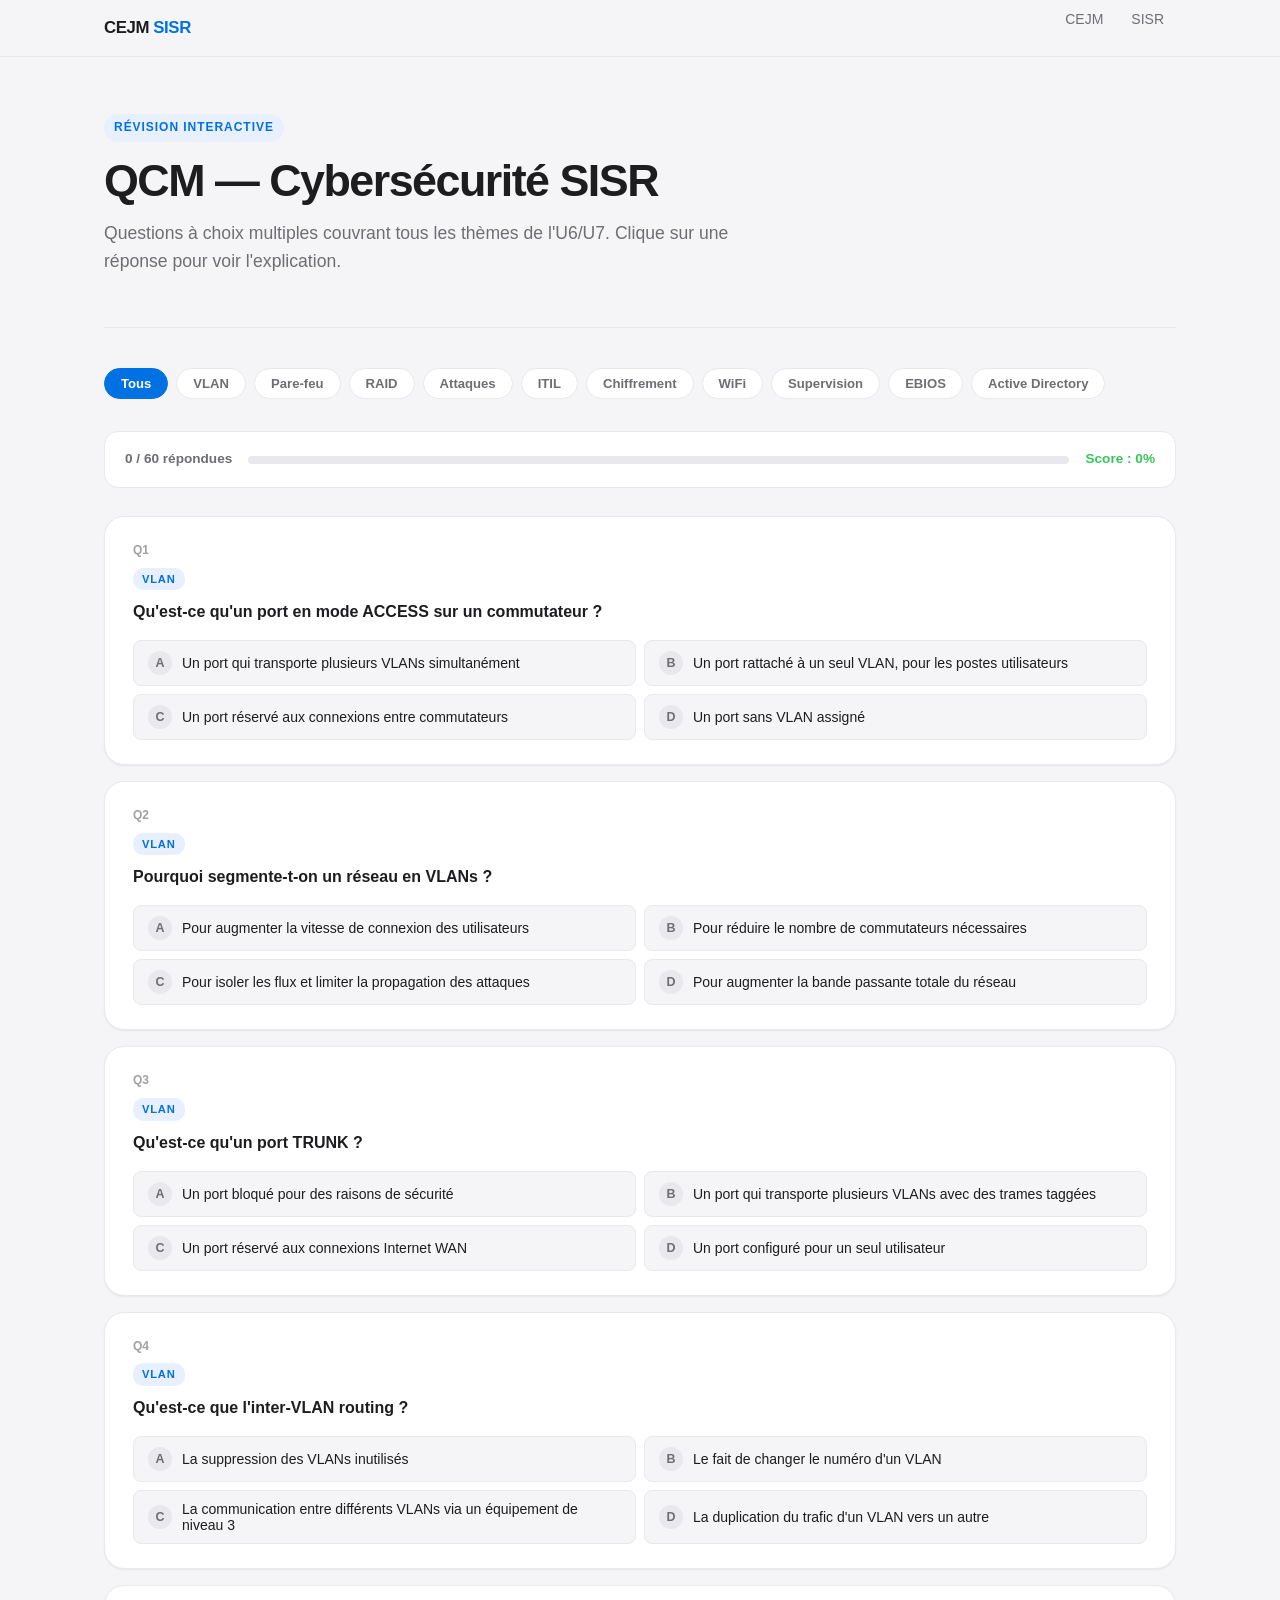
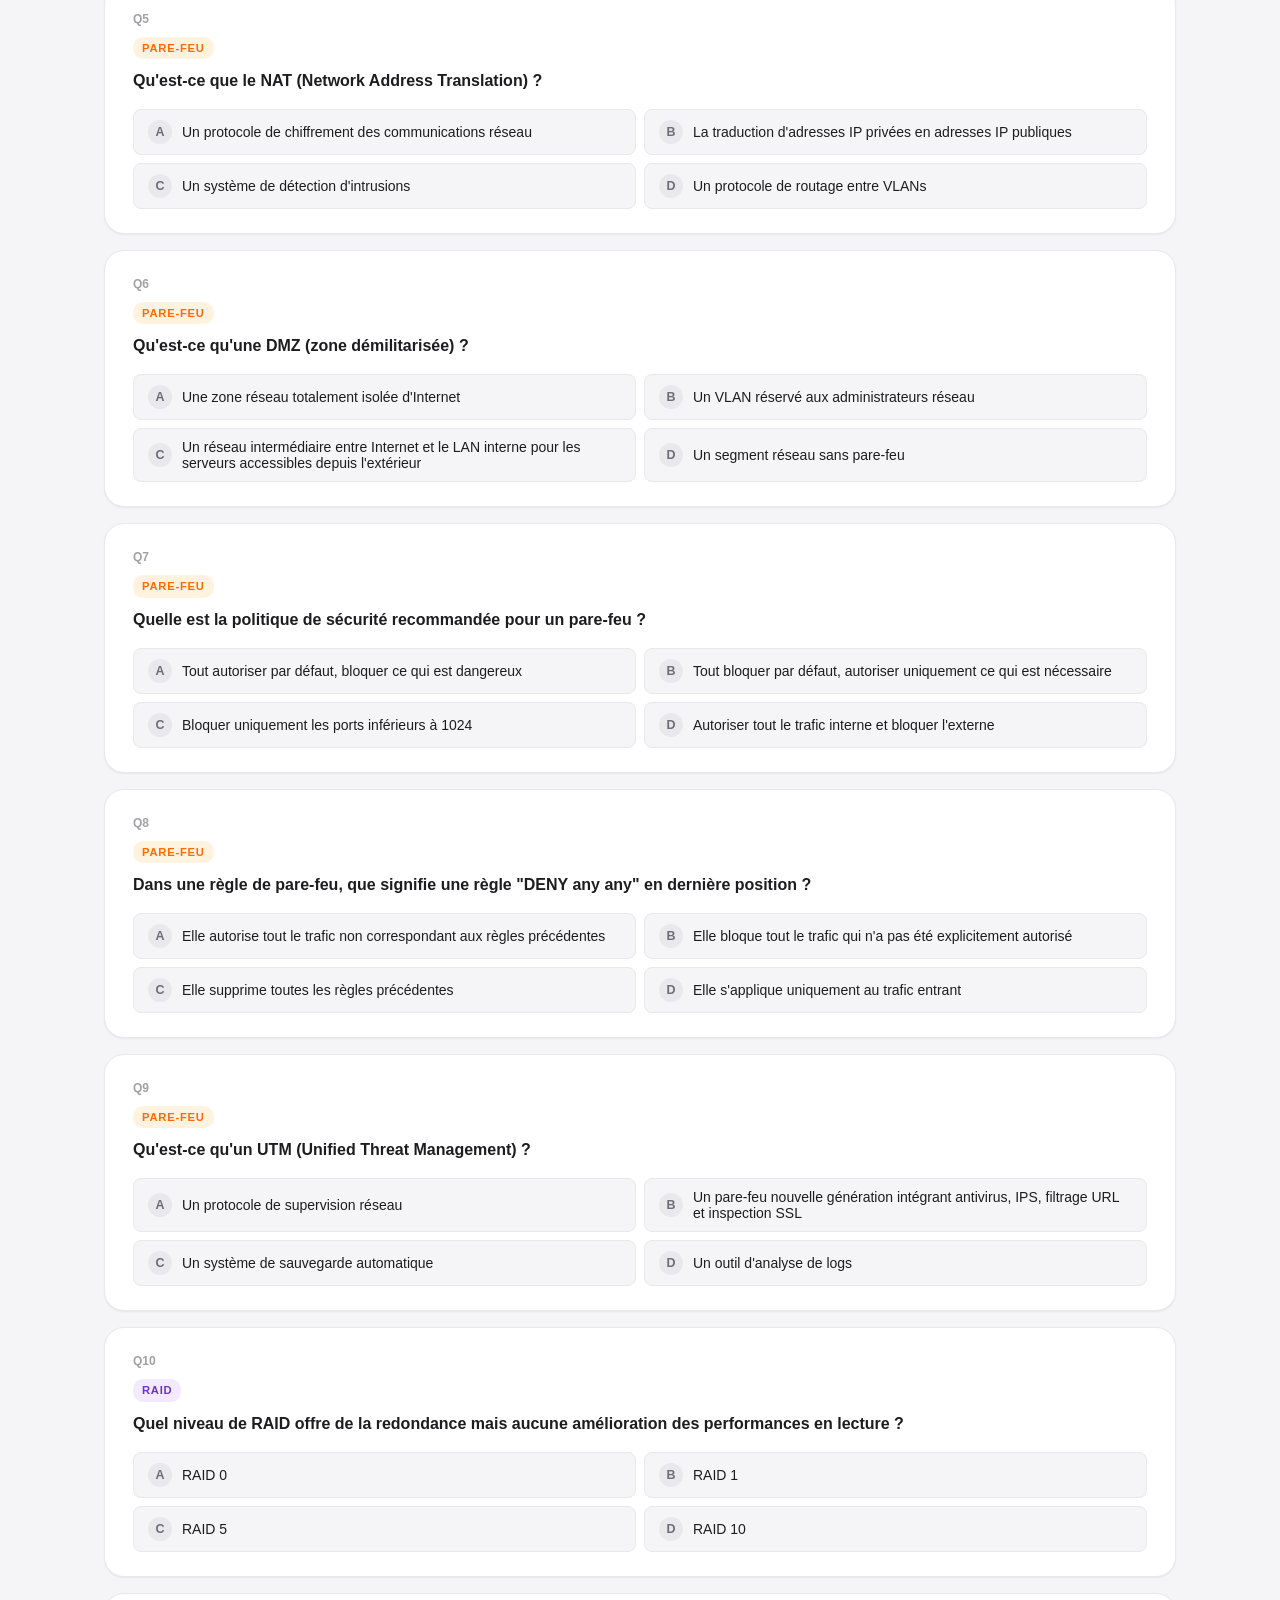
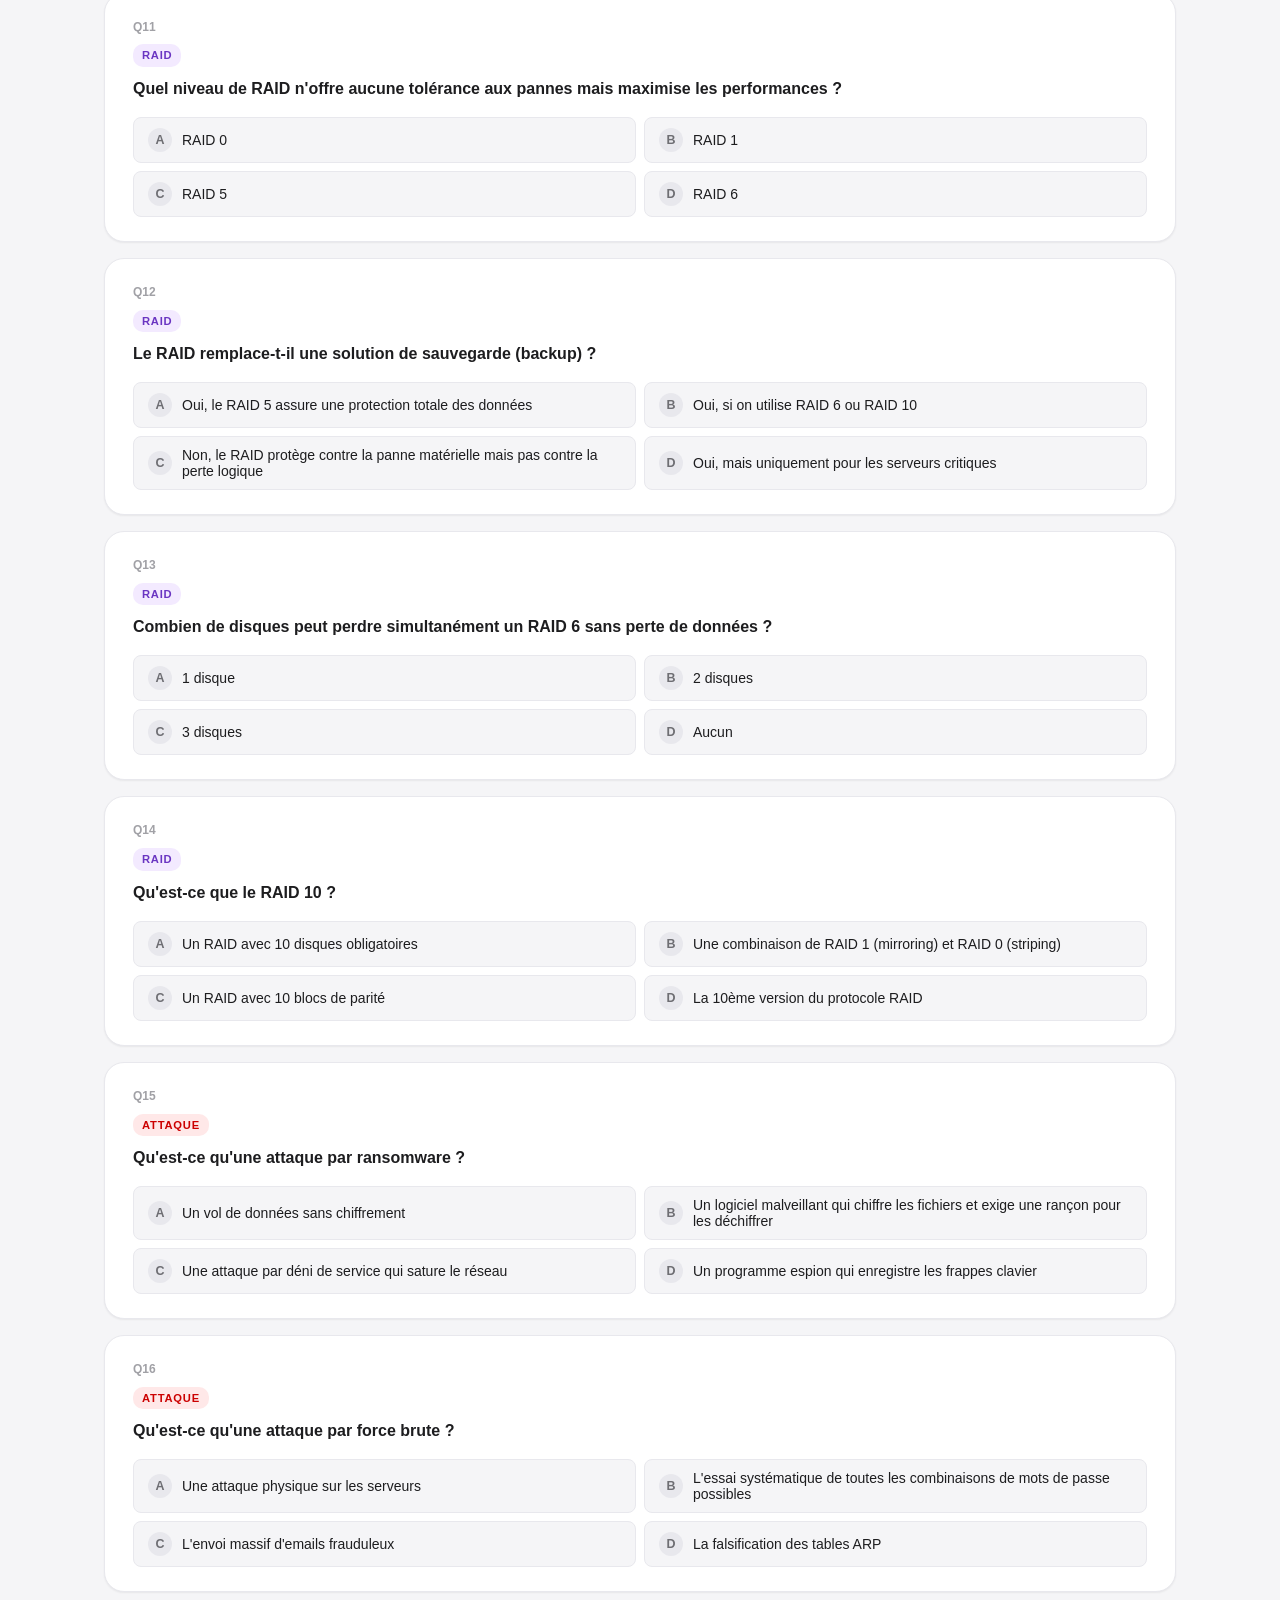
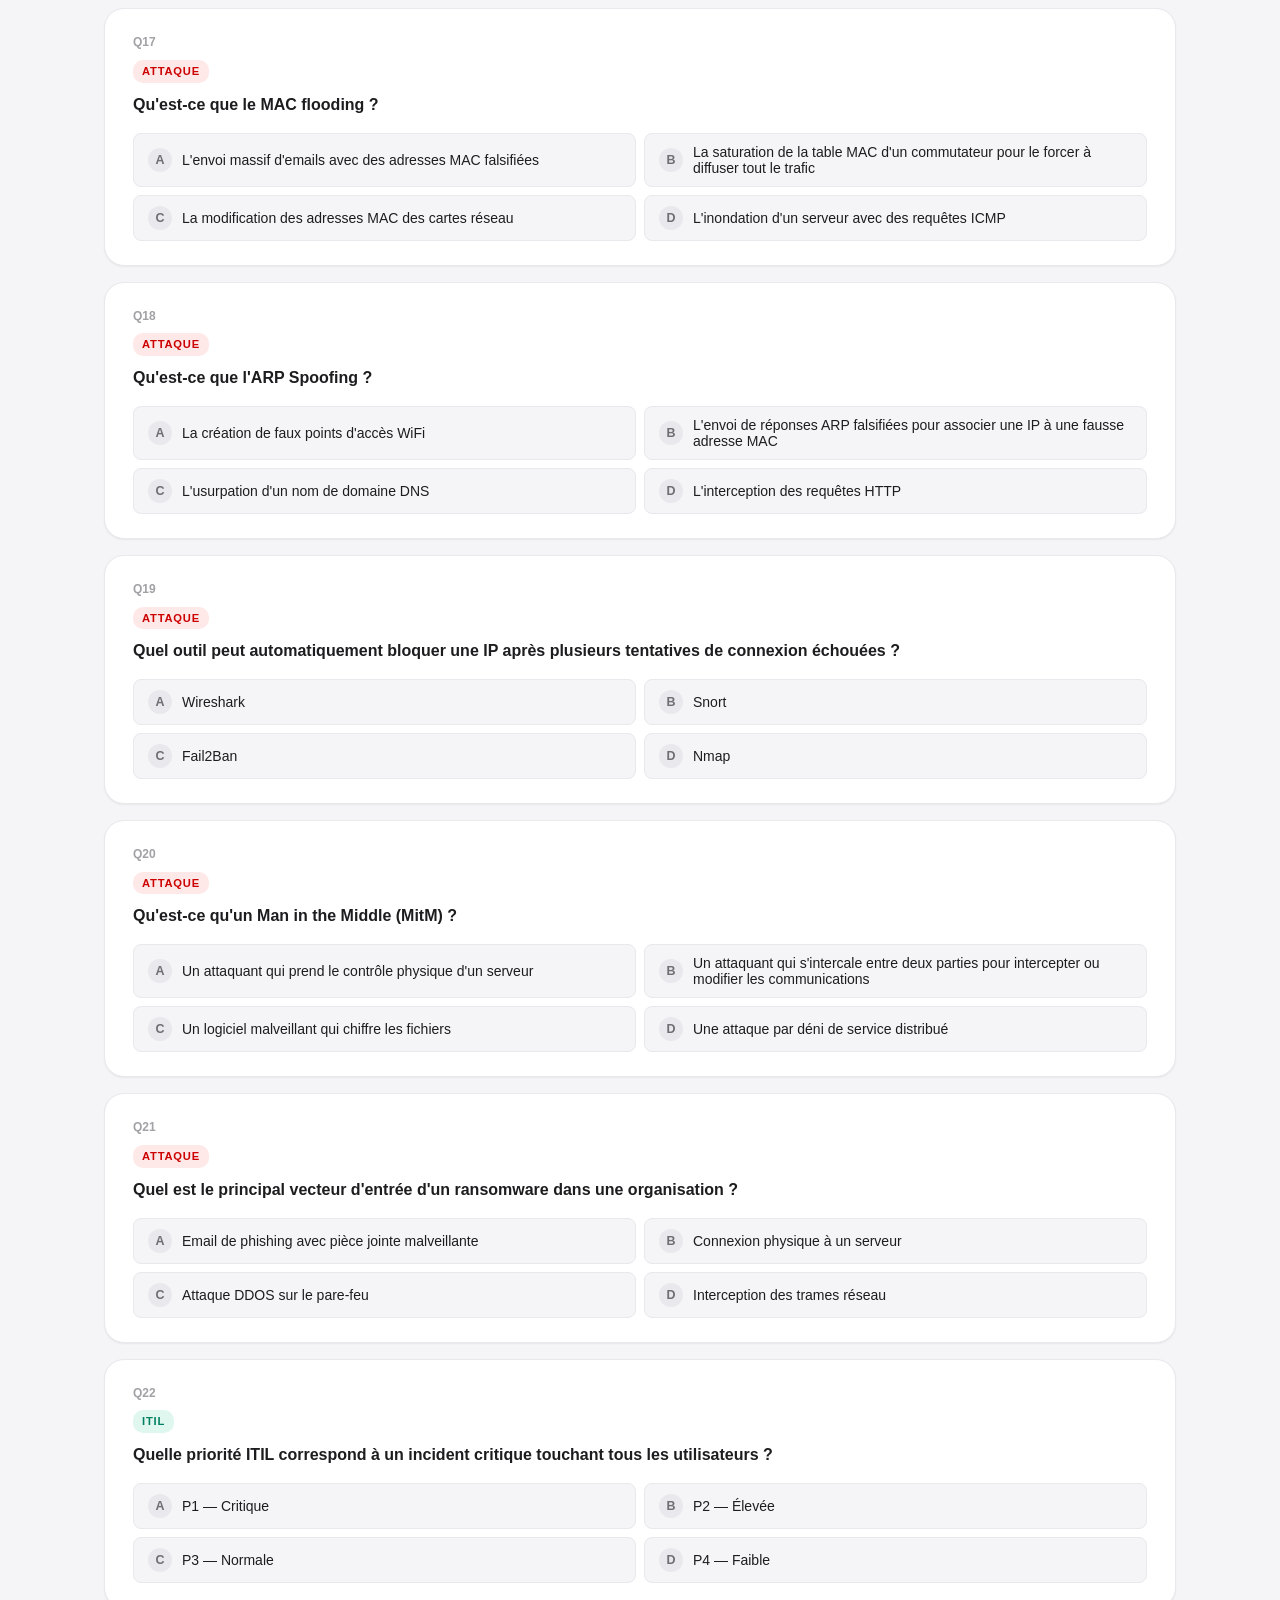
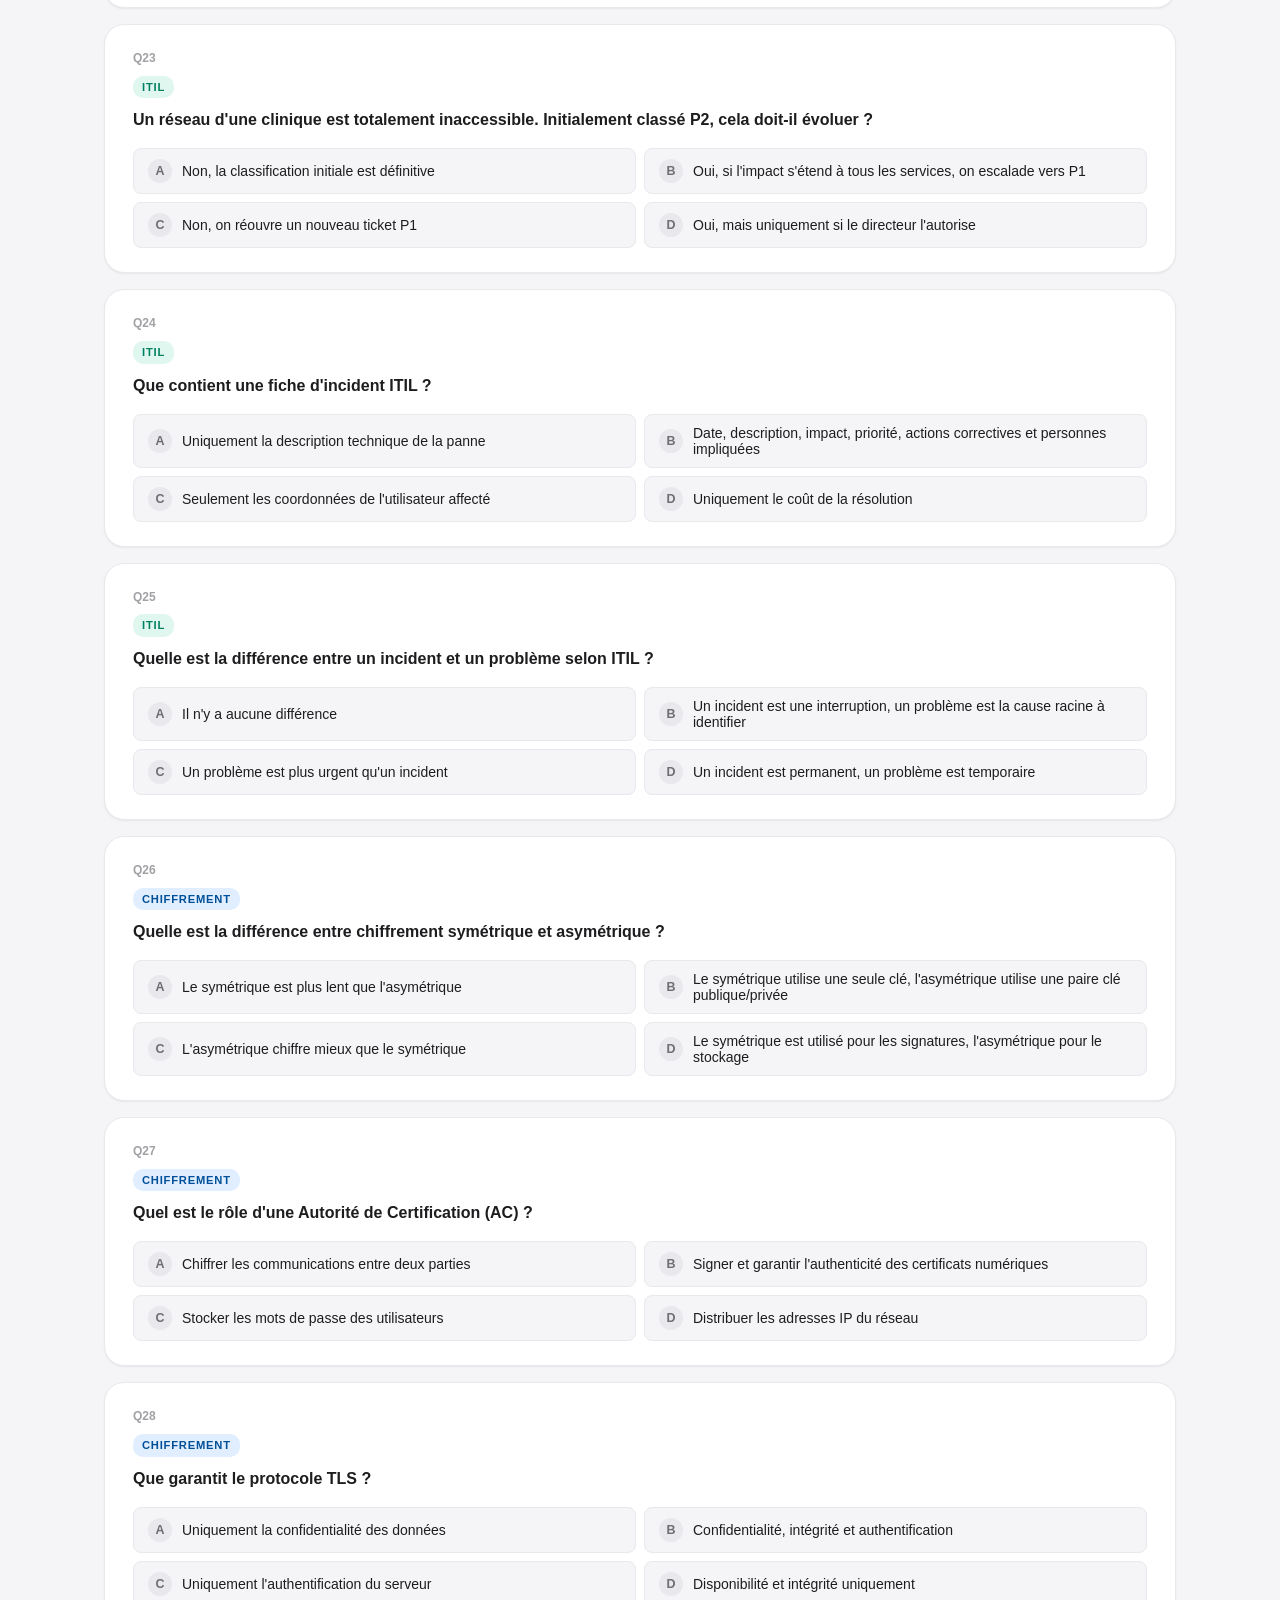
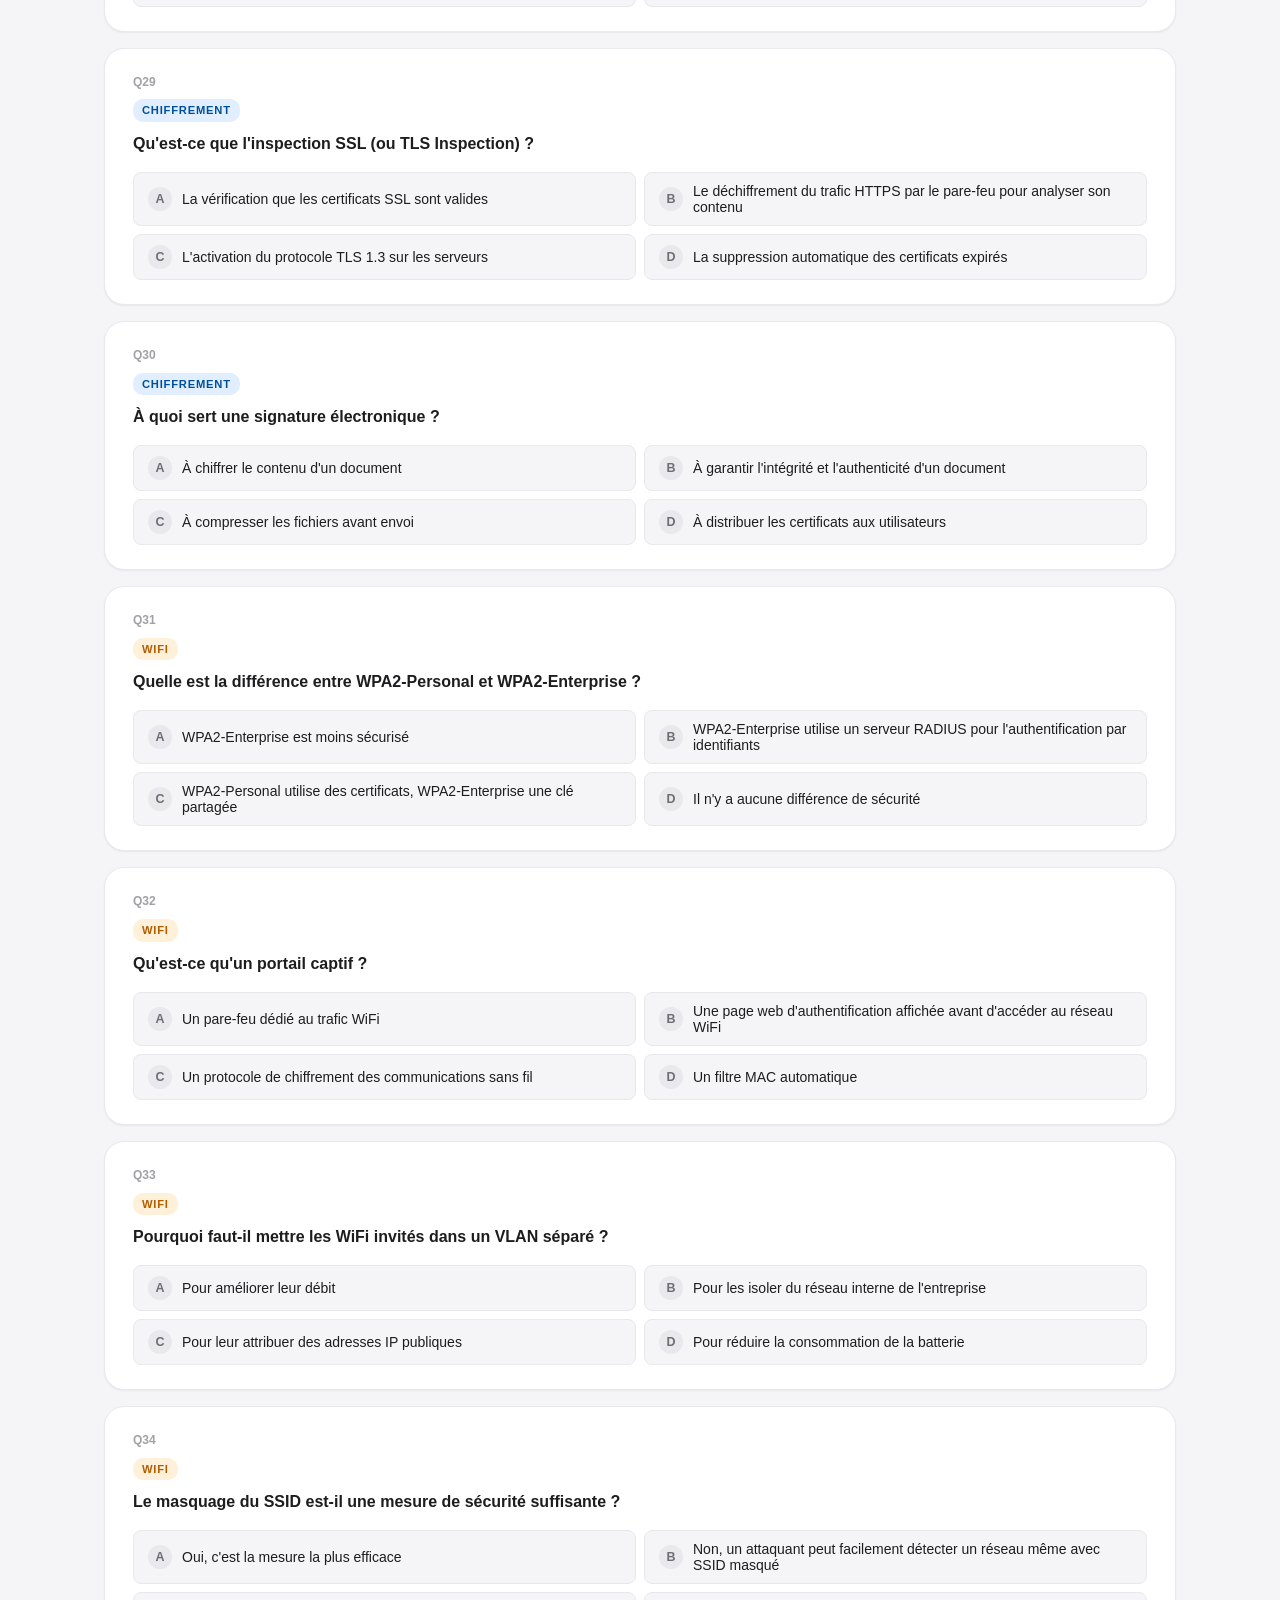
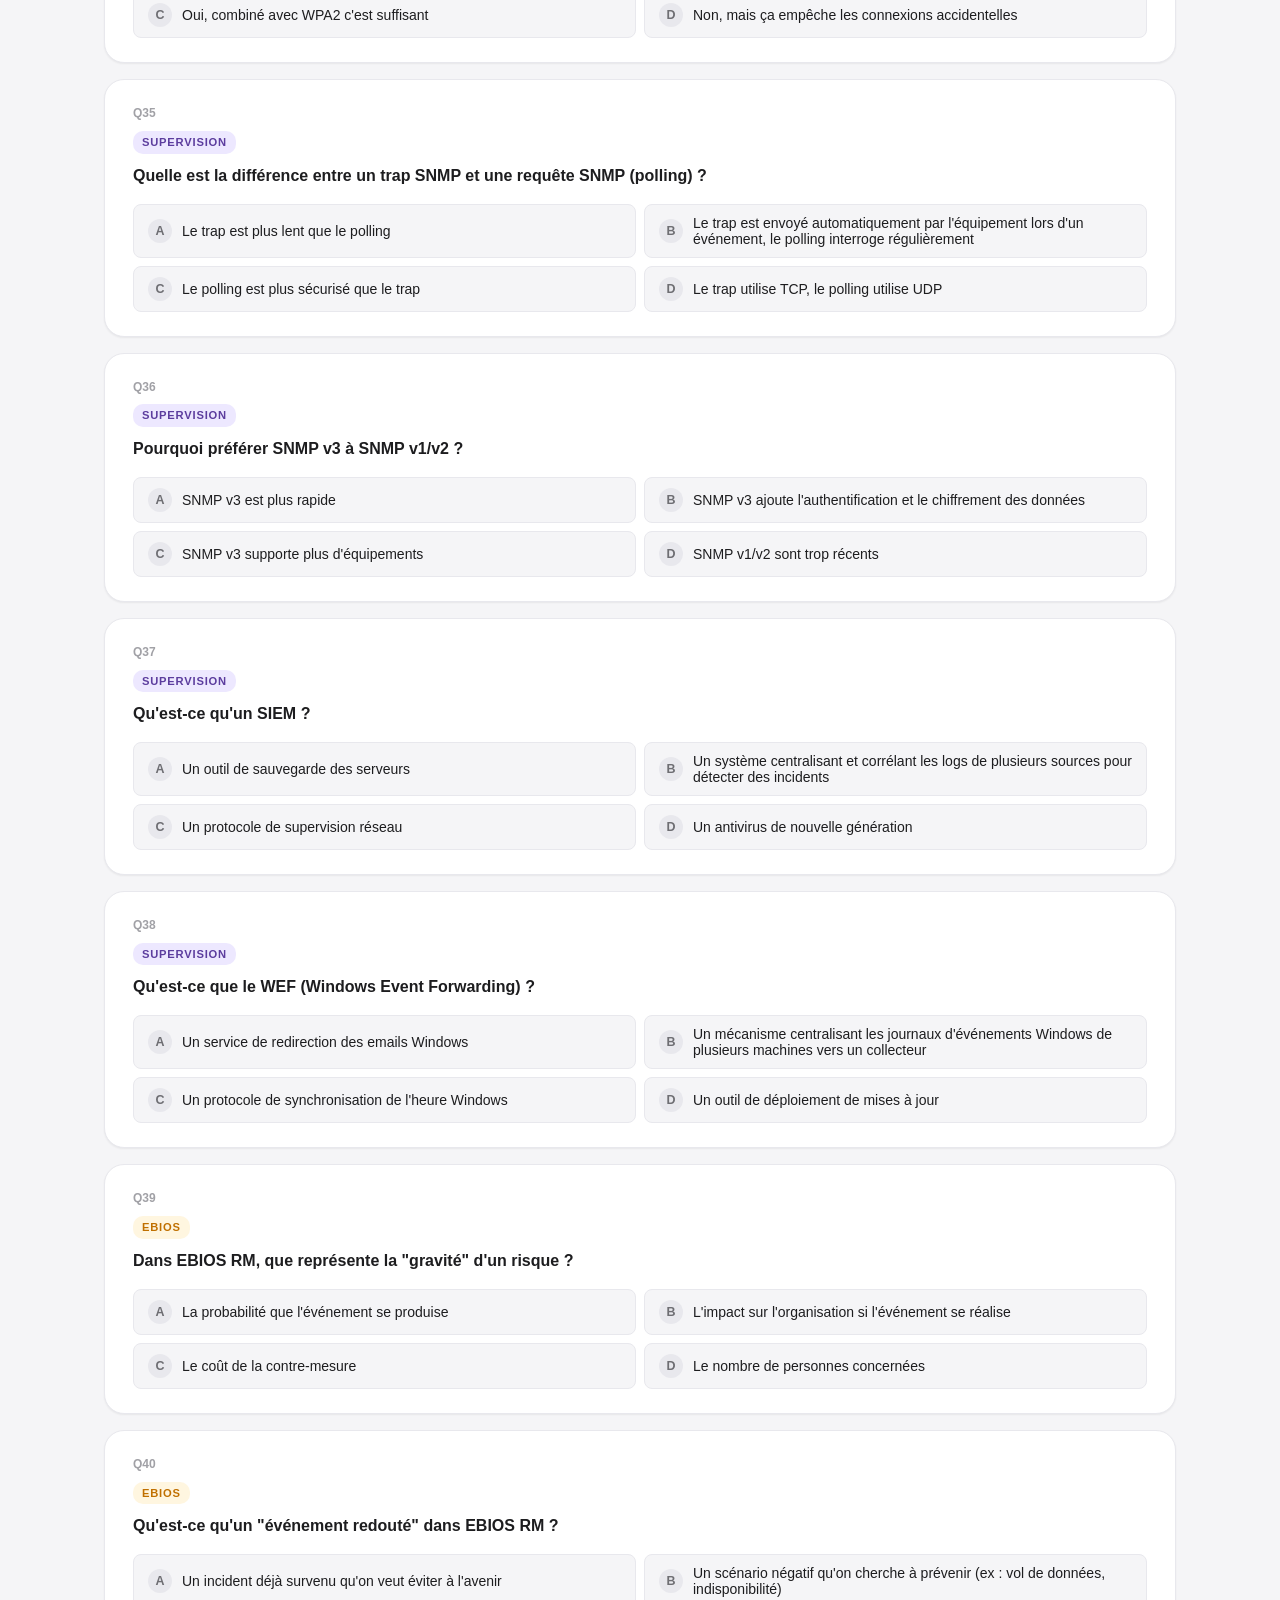
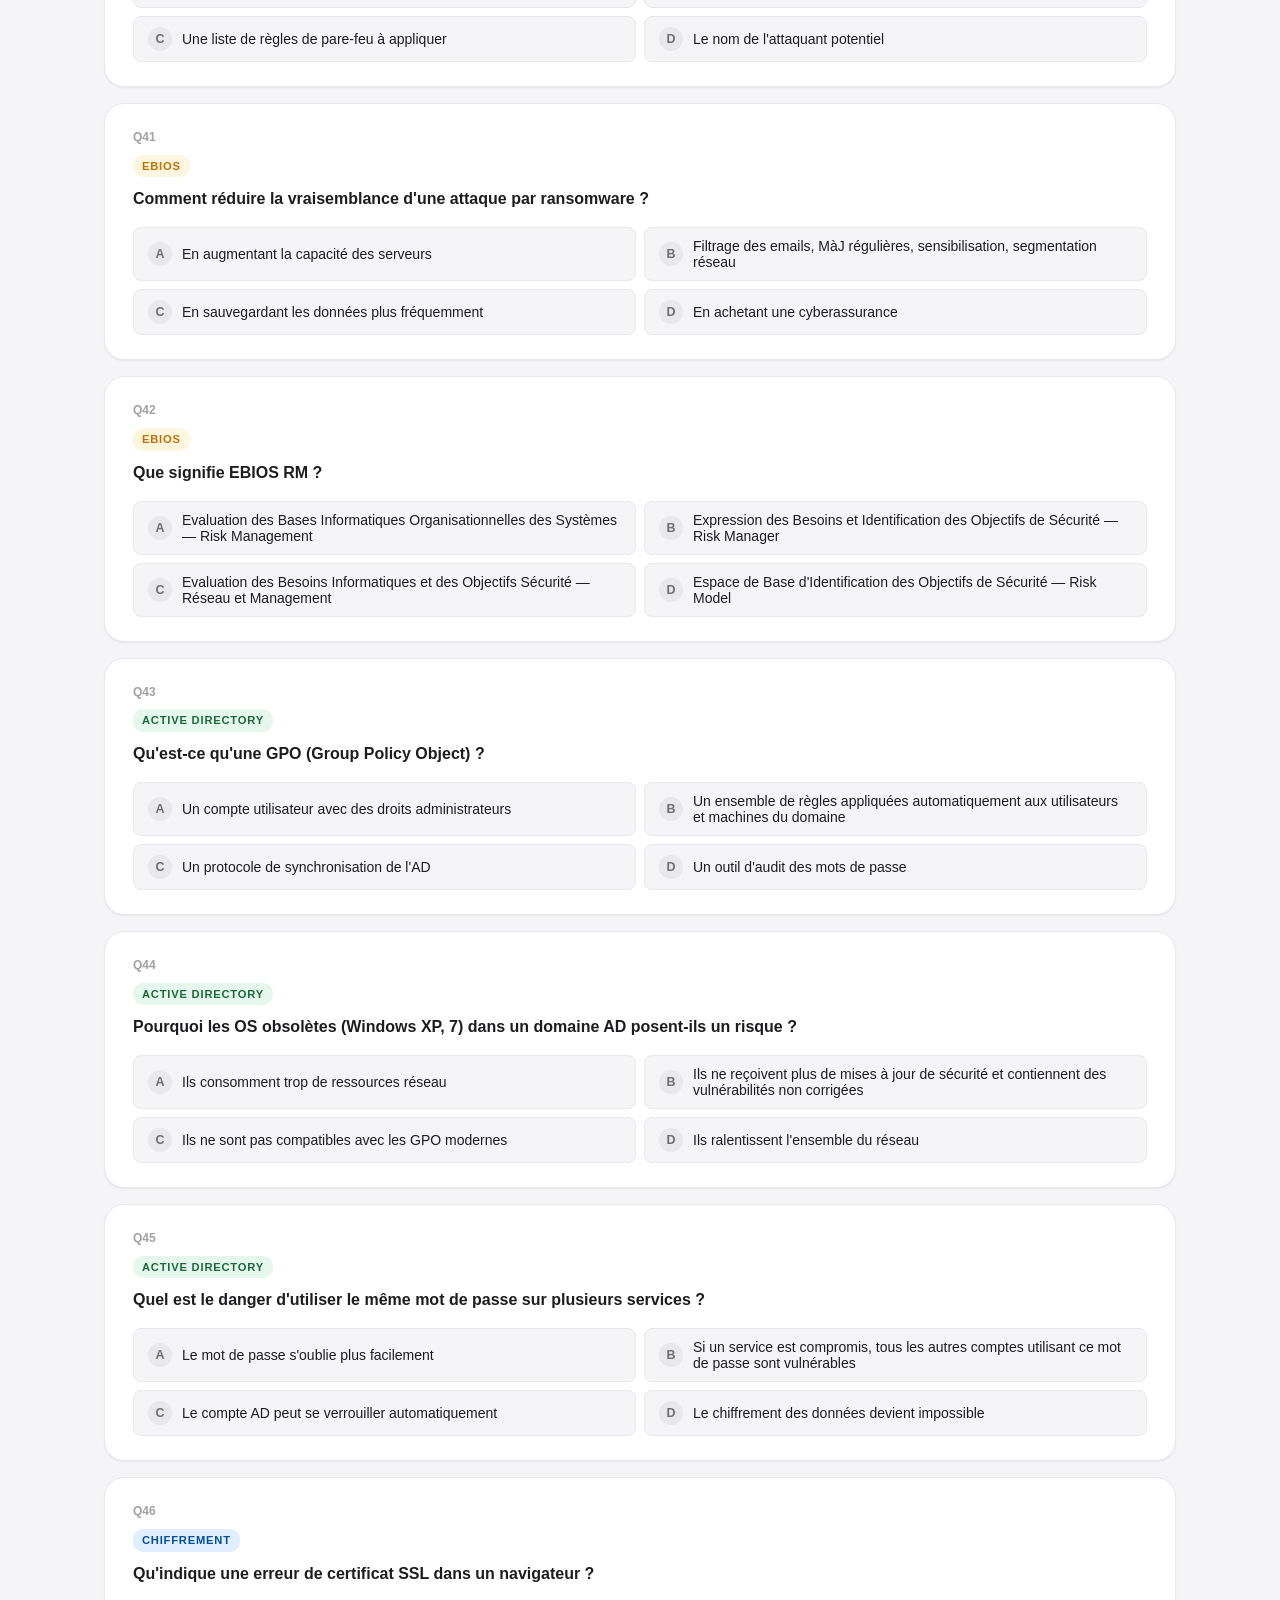
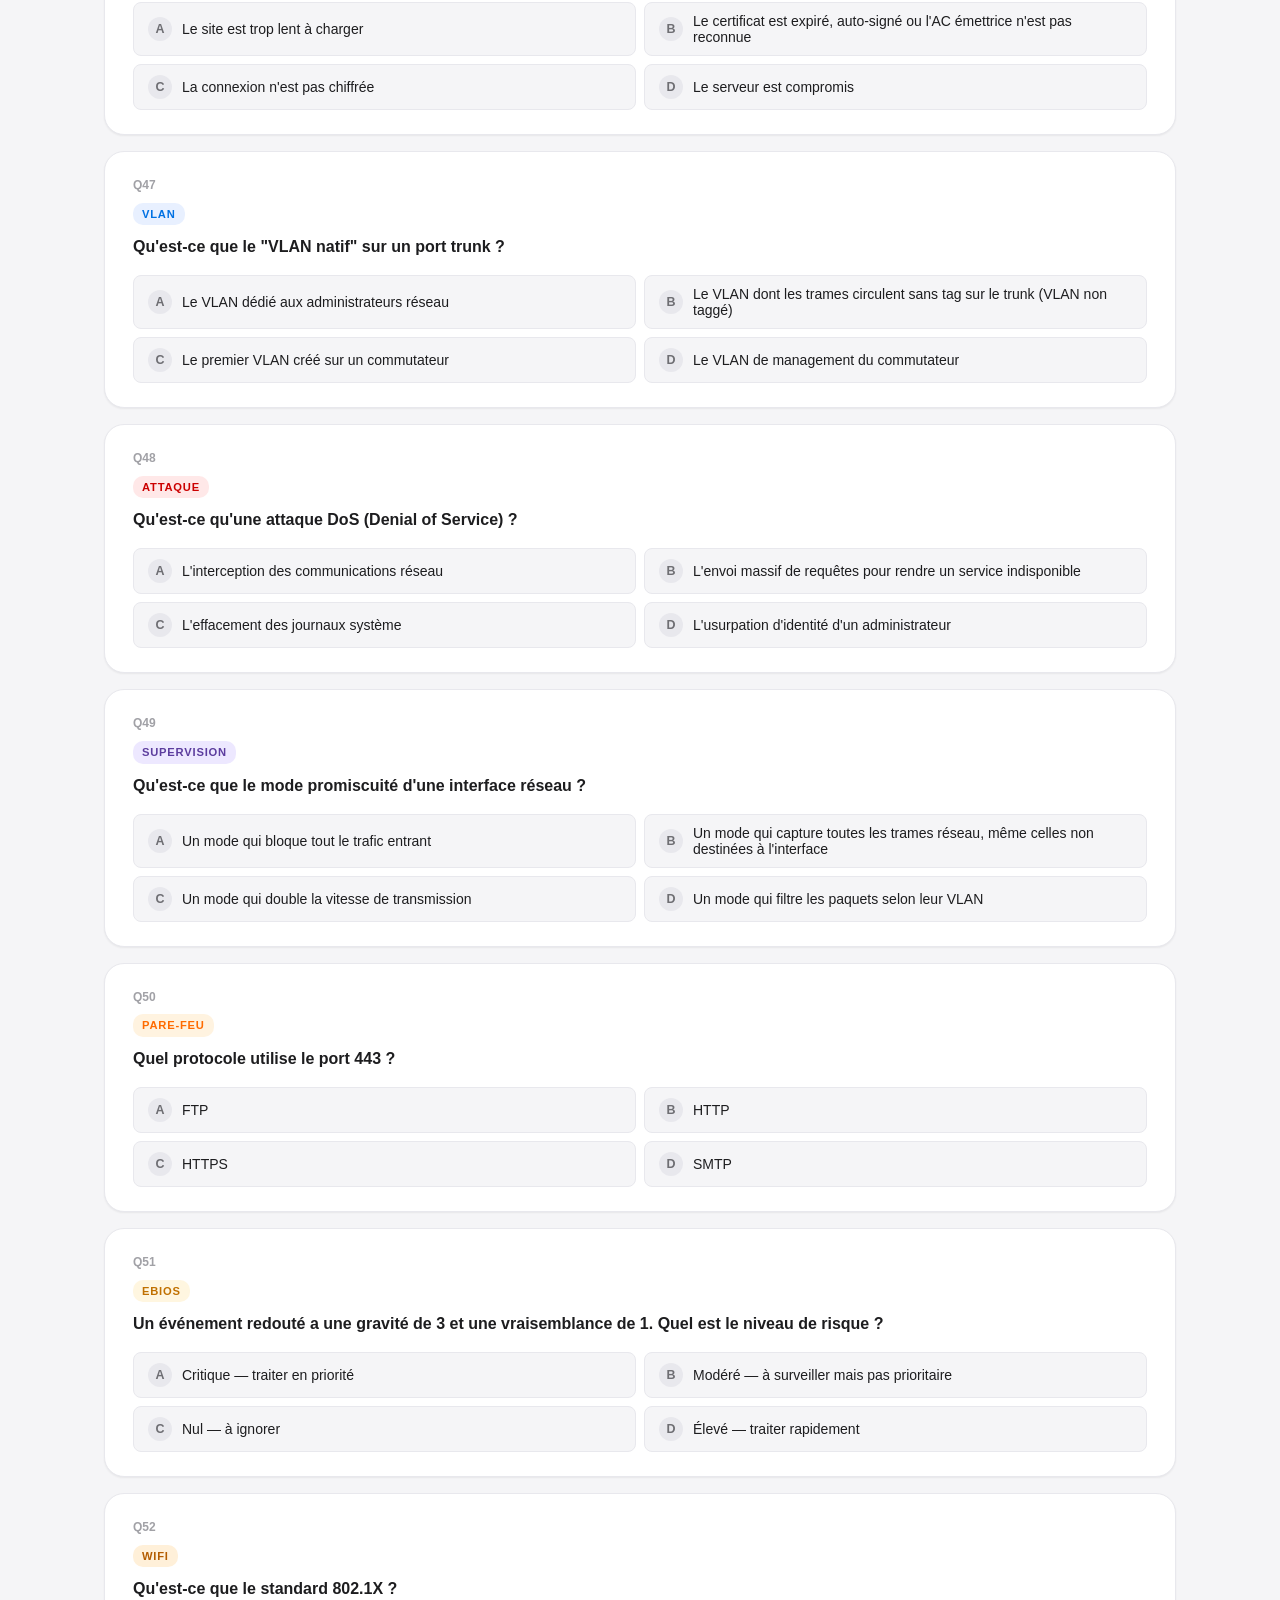
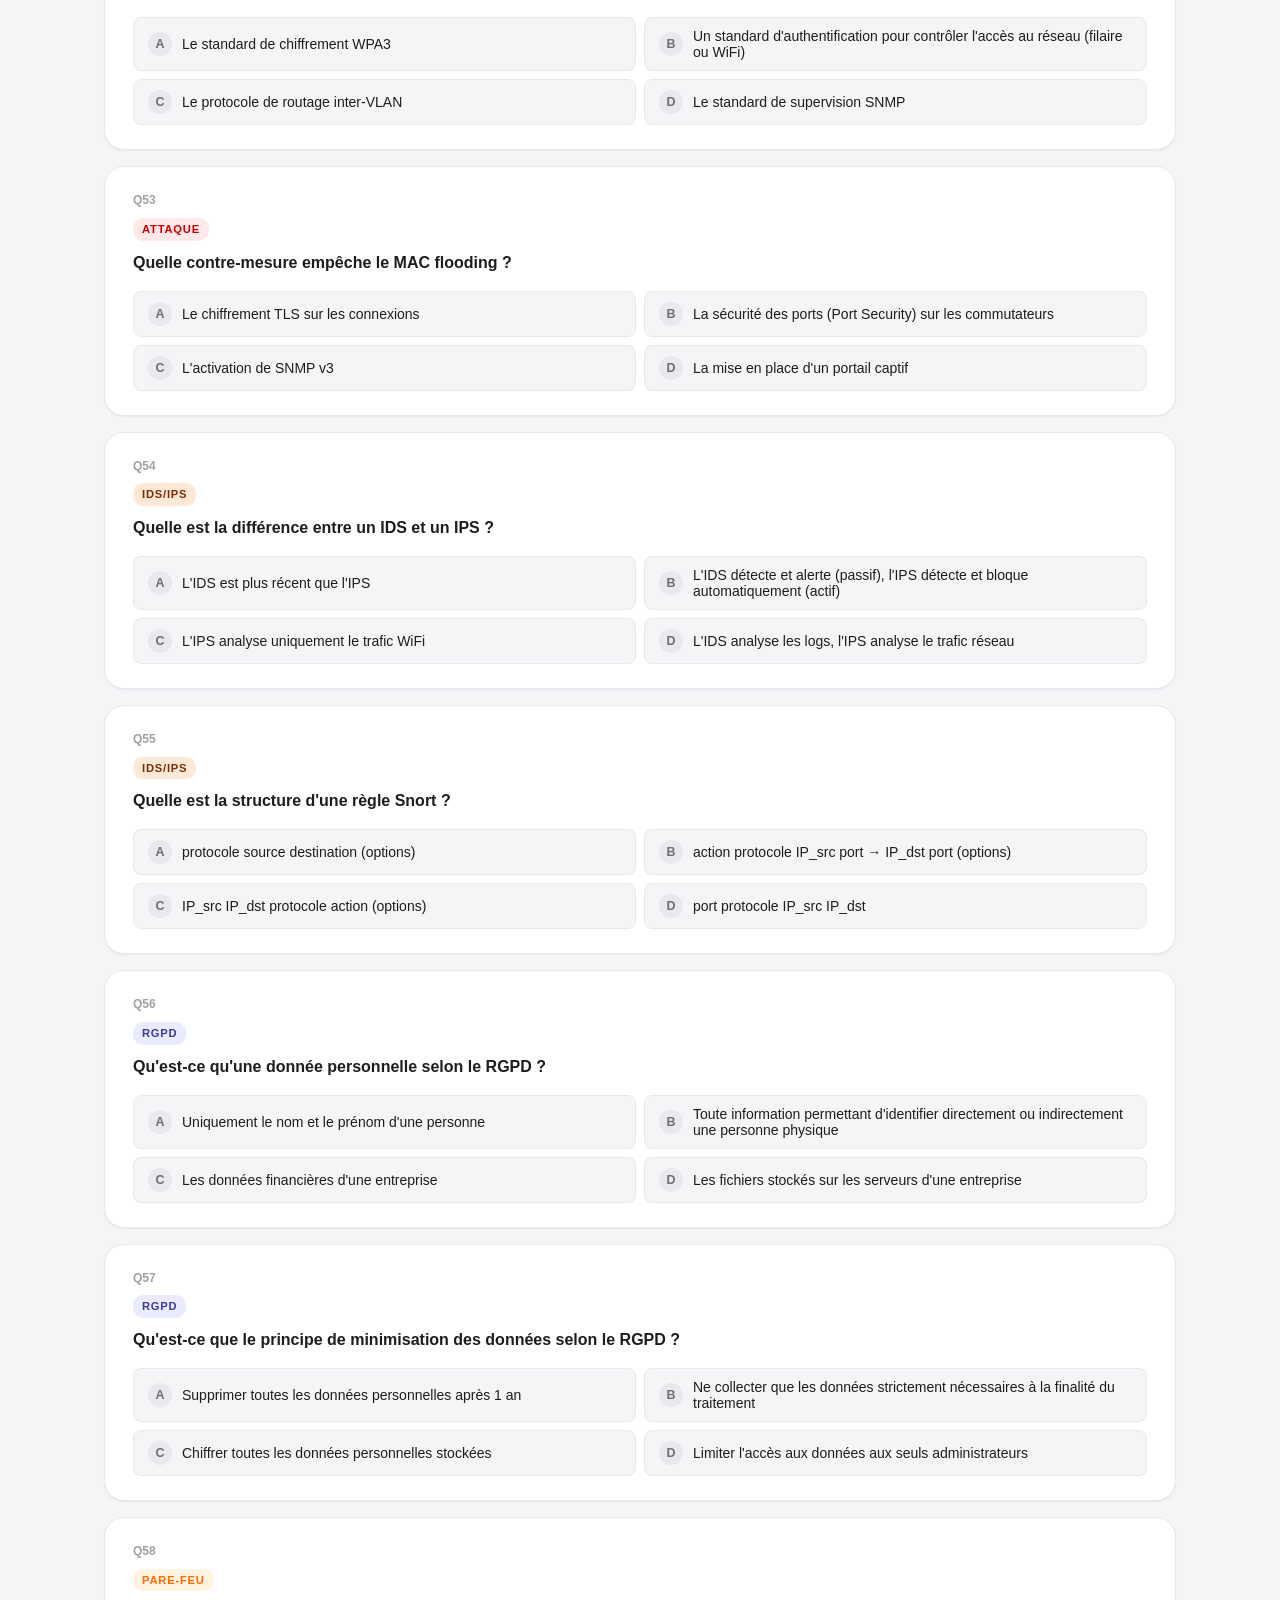
<file: sisr-qcm.html>
﻿<!DOCTYPE html>
<html lang="fr">
<head>
  <meta charset="UTF-8">
  <meta name="viewport" content="width=device-width, initial-scale=1.0">
  <title>QCM SISR — Révision Cybersécurité</title>
  <link rel="stylesheet" href="css/style.css">
  <style>
    .qcm-filters {
      display: flex;
      flex-wrap: wrap;
      gap: 8px;
      margin: 24px 0 32px;
    }
    .qcm-filter-btn {
      padding: 7px 16px;
      border-radius: 20px;
      border: 1px solid var(--border-light);
      background: var(--bg-card);
      font-size: 0.82rem;
      font-weight: 600;
      cursor: pointer;
      color: var(--text-secondary);
      transition: all 0.15s;
    }
    .qcm-filter-btn:hover, .qcm-filter-btn.active {
      background: var(--accent);
      color: #fff;
      border-color: var(--accent);
    }

    .qcm-progress {
      background: var(--bg-card);
      border: 1px solid var(--border-light);
      border-radius: var(--radius);
      padding: 16px 20px;
      display: flex;
      align-items: center;
      gap: 16px;
      margin-bottom: 28px;
    }
    .progress-bar-wrap {
      flex: 1;
      height: 8px;
      background: var(--border-light);
      border-radius: 4px;
      overflow: hidden;
    }
    .progress-bar-fill {
      height: 100%;
      background: var(--accent);
      border-radius: 4px;
      transition: width 0.4s ease;
      width: 0%;
    }
    .progress-text {
      font-size: 0.85rem;
      font-weight: 600;
      color: var(--text-secondary);
      white-space: nowrap;
    }
    .score-display {
      font-size: 0.85rem;
      font-weight: 700;
      color: var(--green);
    }

    .qcm-card {
      background: var(--bg-card);
      border: 1px solid var(--border-light);
      border-radius: var(--radius-lg);
      padding: 24px 28px;
      margin-bottom: 16px;
      box-shadow: var(--shadow-xs);
      transition: border-color 0.2s;
    }
    .qcm-card.correct { border-color: var(--green); background: #f0faf0; }
    .qcm-card.wrong { border-color: var(--red); background: #fff5f5; }

    .qcm-theme-tag {
      display: inline-block;
      font-size: 0.7rem;
      font-weight: 700;
      text-transform: uppercase;
      letter-spacing: 0.07em;
      color: var(--accent);
      background: var(--accent-soft);
      padding: 2px 9px;
      border-radius: 10px;
      margin-bottom: 10px;
    }
    .qcm-theme-tag.vlan { color: #0071e3; background: #e8f0ff; }
    .qcm-theme-tag.firewall { color: #ff6b00; background: #fff3e0; }
    .qcm-theme-tag.raid { color: #6a35c2; background: #f3eaff; }
    .qcm-theme-tag.attaque { color: #cc0000; background: #ffe8e8; }
    .qcm-theme-tag.itil { color: #008060; background: #e0f7f0; }
    .qcm-theme-tag.chiffrement { color: #005099; background: #e0eeff; }
    .qcm-theme-tag.wifi { color: #b35c00; background: #fff0d9; }
    .qcm-theme-tag.supervision { color: #5c3d9e; background: #ede8ff; }
    .qcm-theme-tag.ebios { color: #c07000; background: #fff6e0; }
    .qcm-theme-tag.ad { color: #1a6b3a; background: #e6f7ed; }
    .qcm-theme-tag.ids { color: #7a2c00; background: #ffe8d6; }
    .qcm-theme-tag.rgpd { color: #3a3a9e; background: #ebebff; }

    .qcm-question {
      font-size: 1rem;
      font-weight: 600;
      color: var(--text);
      margin-bottom: 16px;
      line-height: 1.5;
    }

    .qcm-choices {
      display: grid;
      grid-template-columns: 1fr 1fr;
      gap: 8px;
    }
    @media (max-width: 600px) { .qcm-choices { grid-template-columns: 1fr; } }

    .qcm-choice {
      padding: 10px 14px;
      border: 1.5px solid var(--border-light);
      border-radius: var(--radius-sm);
      cursor: pointer;
      font-size: 0.875rem;
      color: var(--text);
      background: var(--bg);
      transition: all 0.15s;
      text-align: left;
      display: flex;
      align-items: center;
      gap: 10px;
    }
    .qcm-choice:hover:not(:disabled) { border-color: var(--accent); background: var(--accent-soft); }
    .qcm-choice.selected-correct { border-color: var(--green); background: #dcf5e4; color: #1a6b3a; font-weight: 600; }
    .qcm-choice.selected-wrong { border-color: var(--red); background: #ffe0e0; color: #cc0000; font-weight: 600; }
    .qcm-choice.show-correct { border-color: var(--green); background: #dcf5e4; }
    .qcm-choice:disabled { cursor: default; }

    .choice-letter {
      width: 24px; height: 24px;
      border-radius: 50%;
      background: var(--border-light);
      color: var(--text-secondary);
      font-size: 0.78rem;
      font-weight: 700;
      display: flex; align-items: center; justify-content: center;
      flex-shrink: 0;
    }
    .selected-correct .choice-letter { background: var(--green); color: #fff; }
    .selected-wrong .choice-letter { background: var(--red); color: #fff; }
    .show-correct .choice-letter { background: var(--green); color: #fff; }

    .qcm-explication {
      display: none;
      margin-top: 14px;
      padding: 12px 16px;
      background: var(--bg);
      border-left: 3px solid var(--accent);
      border-radius: 0 var(--radius-sm) var(--radius-sm) 0;
      font-size: 0.875rem;
      color: var(--text-secondary);
      line-height: 1.6;
    }
    .qcm-explication.visible { display: block; }
    .qcm-explication strong { color: var(--text); }

    .qcm-num {
      font-size: 0.75rem;
      font-weight: 700;
      color: var(--text-muted);
      margin-bottom: 4px;
    }

    #resetBtn {
      display: none;
      margin: 20px auto 0;
      padding: 12px 28px;
      background: var(--accent);
      color: #fff;
      border: none;
      border-radius: 20px;
      font-size: 0.9rem;
      font-weight: 600;
      cursor: pointer;
    }
    #resetBtn:hover { opacity: 0.88; }

    .hidden { display: none !important; }
  </style>
</head>
<body>

  <header class="site-header">
    <nav class="nav">
      <a href="index.html" class="nav-logo">CEJM <span>SISR</span></a>
      <ul class="nav-links">
        <li><a href="index.html">CEJM</a></li>
        <li><a href="sisr-menu.html" class="active">SISR</a></li>
      </ul>
    </nav>
  </header>

  <main class="page">

    <div class="page-hero">
      <div class="badge">Révision interactive</div>
      <h1>QCM — Cybersécurité SISR</h1>
      <p>Questions à choix multiples couvrant tous les thèmes de l'U6/U7. Clique sur une réponse pour voir l'explication.</p>
    </div>

    <!-- FILTRES -->
    <div class="qcm-filters">
      <button class="qcm-filter-btn active" data-theme="all">Tous</button>
      <button class="qcm-filter-btn" data-theme="vlan">VLAN</button>
      <button class="qcm-filter-btn" data-theme="firewall">Pare-feu</button>
      <button class="qcm-filter-btn" data-theme="raid">RAID</button>
      <button class="qcm-filter-btn" data-theme="attaque">Attaques</button>
      <button class="qcm-filter-btn" data-theme="itil">ITIL</button>
      <button class="qcm-filter-btn" data-theme="chiffrement">Chiffrement</button>
      <button class="qcm-filter-btn" data-theme="wifi">WiFi</button>
      <button class="qcm-filter-btn" data-theme="supervision">Supervision</button>
      <button class="qcm-filter-btn" data-theme="ebios">EBIOS</button>
      <button class="qcm-filter-btn" data-theme="ad">Active Directory</button>
    </div>

    <!-- PROGRESS -->
    <div class="qcm-progress">
      <span class="progress-text" id="progressText">0 / 0 répondues</span>
      <div class="progress-bar-wrap"><div class="progress-bar-fill" id="progressBar"></div></div>
      <span class="score-display" id="scoreDisplay">Score : 0%</span>
    </div>

    <!-- QUESTIONS -->
    <div id="qcmContainer">

      <!-- ===== VLAN ===== -->
      <div class="qcm-card" data-theme="vlan">
        <div class="qcm-num">Q1</div>
        <span class="qcm-theme-tag vlan">VLAN</span>
        <div class="qcm-question">Qu'est-ce qu'un port en mode ACCESS sur un commutateur ?</div>
        <div class="qcm-choices">
          <button class="qcm-choice" data-correct="false"><span class="choice-letter">A</span> Un port qui transporte plusieurs VLANs simultanément</button>
          <button class="qcm-choice" data-correct="true"><span class="choice-letter">B</span> Un port rattaché à un seul VLAN, pour les postes utilisateurs</button>
          <button class="qcm-choice" data-correct="false"><span class="choice-letter">C</span> Un port réservé aux connexions entre commutateurs</button>
          <button class="qcm-choice" data-correct="false"><span class="choice-letter">D</span> Un port sans VLAN assigné</button>
        </div>
        <div class="qcm-explication">Un port <strong>Access</strong> appartient à un seul VLAN et connecte les équipements terminaux (PC, imprimante). Les trames y circulent sans tag VLAN. À l'opposé, un port <strong>Trunk</strong> transporte plusieurs VLANs taggés — utilisé entre commutateurs ou vers un routeur.</div>
      </div>

      <div class="qcm-card" data-theme="vlan">
        <div class="qcm-num">Q2</div>
        <span class="qcm-theme-tag vlan">VLAN</span>
        <div class="qcm-question">Pourquoi segmente-t-on un réseau en VLANs ?</div>
        <div class="qcm-choices">
          <button class="qcm-choice" data-correct="false"><span class="choice-letter">A</span> Pour augmenter la vitesse de connexion des utilisateurs</button>
          <button class="qcm-choice" data-correct="false"><span class="choice-letter">B</span> Pour réduire le nombre de commutateurs nécessaires</button>
          <button class="qcm-choice" data-correct="true"><span class="choice-letter">C</span> Pour isoler les flux et limiter la propagation des attaques</button>
          <button class="qcm-choice" data-correct="false"><span class="choice-letter">D</span> Pour augmenter la bande passante totale du réseau</button>
        </div>
        <div class="qcm-explication">La segmentation en VLANs sert à <strong>isoler les services</strong> (serveurs, DMZ, utilisateurs, invités, IoT). Si un équipement est compromis, l'attaque reste confinée dans son VLAN et ne peut pas se propager aux autres sans passer par le pare-feu.</div>
      </div>

      <div class="qcm-card" data-theme="vlan">
        <div class="qcm-num">Q3</div>
        <span class="qcm-theme-tag vlan">VLAN</span>
        <div class="qcm-question">Qu'est-ce qu'un port TRUNK ?</div>
        <div class="qcm-choices">
          <button class="qcm-choice" data-correct="false"><span class="choice-letter">A</span> Un port bloqué pour des raisons de sécurité</button>
          <button class="qcm-choice" data-correct="true"><span class="choice-letter">B</span> Un port qui transporte plusieurs VLANs avec des trames taggées</button>
          <button class="qcm-choice" data-correct="false"><span class="choice-letter">C</span> Un port réservé aux connexions Internet WAN</button>
          <button class="qcm-choice" data-correct="false"><span class="choice-letter">D</span> Un port configuré pour un seul utilisateur</button>
        </div>
        <div class="qcm-explication">Un port <strong>Trunk</strong> transporte plusieurs VLANs simultanément grâce au protocole <strong>802.1Q</strong> qui ajoute un tag (identifiant du VLAN) dans chaque trame. On l'utilise entre deux commutateurs ou entre un commutateur et un routeur (router-on-a-stick).</div>
      </div>

      <div class="qcm-card" data-theme="vlan">
        <div class="qcm-num">Q4</div>
        <span class="qcm-theme-tag vlan">VLAN</span>
        <div class="qcm-question">Qu'est-ce que l'inter-VLAN routing ?</div>
        <div class="qcm-choices">
          <button class="qcm-choice" data-correct="false"><span class="choice-letter">A</span> La suppression des VLANs inutilisés</button>
          <button class="qcm-choice" data-correct="false"><span class="choice-letter">B</span> Le fait de changer le numéro d'un VLAN</button>
          <button class="qcm-choice" data-correct="true"><span class="choice-letter">C</span> La communication entre différents VLANs via un équipement de niveau 3</button>
          <button class="qcm-choice" data-correct="false"><span class="choice-letter">D</span> La duplication du trafic d'un VLAN vers un autre</button>
        </div>
        <div class="qcm-explication">Les VLANs sont isolés par défaut. Pour qu'ils communiquent, il faut un <strong>routeur ou un commutateur de niveau 3</strong>. Ce trafic inter-VLAN passe par le pare-feu, ce qui permet de le filtrer et de le contrôler.</div>
      </div>

      <!-- ===== PARE-FEU ===== -->
      <div class="qcm-card" data-theme="firewall">
        <div class="qcm-num">Q5</div>
        <span class="qcm-theme-tag firewall">Pare-feu</span>
        <div class="qcm-question">Qu'est-ce que le NAT (Network Address Translation) ?</div>
        <div class="qcm-choices">
          <button class="qcm-choice" data-correct="false"><span class="choice-letter">A</span> Un protocole de chiffrement des communications réseau</button>
          <button class="qcm-choice" data-correct="true"><span class="choice-letter">B</span> La traduction d'adresses IP privées en adresses IP publiques</button>
          <button class="qcm-choice" data-correct="false"><span class="choice-letter">C</span> Un système de détection d'intrusions</button>
          <button class="qcm-choice" data-correct="false"><span class="choice-letter">D</span> Un protocole de routage entre VLANs</button>
        </div>
        <div class="qcm-explication">Le <strong>NAT</strong> traduit les adresses IP privées (192.168.x.x) en adresse IP publique pour sortir sur Internet. Il masque la topologie interne du réseau, ce qui est un avantage de sécurité. Le <strong>PAT/Port Forwarding</strong> redirige un port public vers un serveur interne spécifique.</div>
      </div>

      <div class="qcm-card" data-theme="firewall">
        <div class="qcm-num">Q6</div>
        <span class="qcm-theme-tag firewall">Pare-feu</span>
        <div class="qcm-question">Qu'est-ce qu'une DMZ (zone démilitarisée) ?</div>
        <div class="qcm-choices">
          <button class="qcm-choice" data-correct="false"><span class="choice-letter">A</span> Une zone réseau totalement isolée d'Internet</button>
          <button class="qcm-choice" data-correct="false"><span class="choice-letter">B</span> Un VLAN réservé aux administrateurs réseau</button>
          <button class="qcm-choice" data-correct="true"><span class="choice-letter">C</span> Un réseau intermédiaire entre Internet et le LAN interne pour les serveurs accessibles depuis l'extérieur</button>
          <button class="qcm-choice" data-correct="false"><span class="choice-letter">D</span> Un segment réseau sans pare-feu</button>
        </div>
        <div class="qcm-explication">La <strong>DMZ</strong> héberge les serveurs accessibles depuis Internet (serveur web, mail, FTP). Elle est séparée du LAN interne par un pare-feu. Si un serveur DMZ est compromis, l'attaquant n'a pas directement accès au réseau interne.</div>
      </div>

      <div class="qcm-card" data-theme="firewall">
        <div class="qcm-num">Q7</div>
        <span class="qcm-theme-tag firewall">Pare-feu</span>
        <div class="qcm-question">Quelle est la politique de sécurité recommandée pour un pare-feu ?</div>
        <div class="qcm-choices">
          <button class="qcm-choice" data-correct="false"><span class="choice-letter">A</span> Tout autoriser par défaut, bloquer ce qui est dangereux</button>
          <button class="qcm-choice" data-correct="true"><span class="choice-letter">B</span> Tout bloquer par défaut, autoriser uniquement ce qui est nécessaire</button>
          <button class="qcm-choice" data-correct="false"><span class="choice-letter">C</span> Bloquer uniquement les ports inférieurs à 1024</button>
          <button class="qcm-choice" data-correct="false"><span class="choice-letter">D</span> Autoriser tout le trafic interne et bloquer l'externe</button>
        </div>
        <div class="qcm-explication">La politique <strong>"tout refuser par défaut"</strong> (liste blanche) est la règle d'or. On n'autorise que les flux explicitement identifiés comme nécessaires. C'est l'opposé de la liste noire qui ne bloque que ce qui est connu comme dangereux.</div>
      </div>

      <div class="qcm-card" data-theme="firewall">
        <div class="qcm-num">Q8</div>
        <span class="qcm-theme-tag firewall">Pare-feu</span>
        <div class="qcm-question">Dans une règle de pare-feu, que signifie une règle "DENY any any" en dernière position ?</div>
        <div class="qcm-choices">
          <button class="qcm-choice" data-correct="false"><span class="choice-letter">A</span> Elle autorise tout le trafic non correspondant aux règles précédentes</button>
          <button class="qcm-choice" data-correct="true"><span class="choice-letter">B</span> Elle bloque tout le trafic qui n'a pas été explicitement autorisé</button>
          <button class="qcm-choice" data-correct="false"><span class="choice-letter">C</span> Elle supprime toutes les règles précédentes</button>
          <button class="qcm-choice" data-correct="false"><span class="choice-letter">D</span> Elle s'applique uniquement au trafic entrant</button>
        </div>
        <div class="qcm-explication">La règle <strong>DENY any any</strong> en dernière position est la règle implicite de rejet. Elle garantit que tout trafic non autorisé par les règles précédentes est bloqué. C'est l'implémentation de la politique "tout refuser par défaut".</div>
      </div>

      <div class="qcm-card" data-theme="firewall">
        <div class="qcm-num">Q9</div>
        <span class="qcm-theme-tag firewall">Pare-feu</span>
        <div class="qcm-question">Qu'est-ce qu'un UTM (Unified Threat Management) ?</div>
        <div class="qcm-choices">
          <button class="qcm-choice" data-correct="false"><span class="choice-letter">A</span> Un protocole de supervision réseau</button>
          <button class="qcm-choice" data-correct="true"><span class="choice-letter">B</span> Un pare-feu nouvelle génération intégrant antivirus, IPS, filtrage URL et inspection SSL</button>
          <button class="qcm-choice" data-correct="false"><span class="choice-letter">C</span> Un système de sauvegarde automatique</button>
          <button class="qcm-choice" data-correct="false"><span class="choice-letter">D</span> Un outil d'analyse de logs</button>
        </div>
        <div class="qcm-explication">Un <strong>UTM (ou NGFW - Next Generation Firewall)</strong> combine dans un seul équipement : pare-feu classique, IDS/IPS, antivirus, filtrage de contenu web, inspection SSL, et VPN. Il offre une protection multicouche en un seul dispositif.</div>
      </div>

      <!-- ===== RAID ===== -->
      <div class="qcm-card" data-theme="raid">
        <div class="qcm-num">Q10</div>
        <span class="qcm-theme-tag raid">RAID</span>
        <div class="qcm-question">Quel niveau de RAID offre de la redondance mais aucune amélioration des performances en lecture ?</div>
        <div class="qcm-choices">
          <button class="qcm-choice" data-correct="false"><span class="choice-letter">A</span> RAID 0</button>
          <button class="qcm-choice" data-correct="true"><span class="choice-letter">B</span> RAID 1</button>
          <button class="qcm-choice" data-correct="false"><span class="choice-letter">C</span> RAID 5</button>
          <button class="qcm-choice" data-correct="false"><span class="choice-letter">D</span> RAID 10</button>
        </div>
        <div class="qcm-explication">Le <strong>RAID 1</strong> (mirroring) duplique exactement les données sur 2 disques. Il tolère la panne d'un disque mais utilise 50% de l'espace total. Il améliore légèrement les lectures mais pas les écritures. Minimum 2 disques.</div>
      </div>

      <div class="qcm-card" data-theme="raid">
        <div class="qcm-num">Q11</div>
        <span class="qcm-theme-tag raid">RAID</span>
        <div class="qcm-question">Quel niveau de RAID n'offre aucune tolérance aux pannes mais maximise les performances ?</div>
        <div class="qcm-choices">
          <button class="qcm-choice" data-correct="true"><span class="choice-letter">A</span> RAID 0</button>
          <button class="qcm-choice" data-correct="false"><span class="choice-letter">B</span> RAID 1</button>
          <button class="qcm-choice" data-correct="false"><span class="choice-letter">C</span> RAID 5</button>
          <button class="qcm-choice" data-correct="false"><span class="choice-letter">D</span> RAID 6</button>
        </div>
        <div class="qcm-explication">Le <strong>RAID 0</strong> (striping) répartit les données sur plusieurs disques pour maximiser les performances. Si un seul disque tombe en panne, <strong>toutes les données sont perdues</strong>. Il est utilisé pour les performances uniquement, jamais pour des données critiques.</div>
      </div>

      <div class="qcm-card" data-theme="raid">
        <div class="qcm-num">Q12</div>
        <span class="qcm-theme-tag raid">RAID</span>
        <div class="qcm-question">Le RAID remplace-t-il une solution de sauvegarde (backup) ?</div>
        <div class="qcm-choices">
          <button class="qcm-choice" data-correct="false"><span class="choice-letter">A</span> Oui, le RAID 5 assure une protection totale des données</button>
          <button class="qcm-choice" data-correct="false"><span class="choice-letter">B</span> Oui, si on utilise RAID 6 ou RAID 10</button>
          <button class="qcm-choice" data-correct="true"><span class="choice-letter">C</span> Non, le RAID protège contre la panne matérielle mais pas contre la perte logique</button>
          <button class="qcm-choice" data-correct="false"><span class="choice-letter">D</span> Oui, mais uniquement pour les serveurs critiques</button>
        </div>
        <div class="qcm-explication">Le <strong>RAID ne remplace pas un backup</strong>. Si des données sont corrompues, chiffrées par un ransomware ou supprimées accidentellement, le RAID subit la même modification simultanément sur tous ses disques. Il faut des sauvegardes externes et hors ligne en complément.</div>
      </div>

      <div class="qcm-card" data-theme="raid">
        <div class="qcm-num">Q13</div>
        <span class="qcm-theme-tag raid">RAID</span>
        <div class="qcm-question">Combien de disques peut perdre simultanément un RAID 6 sans perte de données ?</div>
        <div class="qcm-choices">
          <button class="qcm-choice" data-correct="false"><span class="choice-letter">A</span> 1 disque</button>
          <button class="qcm-choice" data-correct="true"><span class="choice-letter">B</span> 2 disques</button>
          <button class="qcm-choice" data-correct="false"><span class="choice-letter">C</span> 3 disques</button>
          <button class="qcm-choice" data-correct="false"><span class="choice-letter">D</span> Aucun</button>
        </div>
        <div class="qcm-explication">Le <strong>RAID 6</strong> utilise une <strong>double parité</strong> (deux blocs de parité répartis). Il peut supporter la perte simultanée de 2 disques sans perte de données. Il nécessite au minimum 4 disques. C'est plus robuste que le RAID 5 (1 disque max).</div>
      </div>

      <div class="qcm-card" data-theme="raid">
        <div class="qcm-num">Q14</div>
        <span class="qcm-theme-tag raid">RAID</span>
        <div class="qcm-question">Qu'est-ce que le RAID 10 ?</div>
        <div class="qcm-choices">
          <button class="qcm-choice" data-correct="false"><span class="choice-letter">A</span> Un RAID avec 10 disques obligatoires</button>
          <button class="qcm-choice" data-correct="true"><span class="choice-letter">B</span> Une combinaison de RAID 1 (mirroring) et RAID 0 (striping)</button>
          <button class="qcm-choice" data-correct="false"><span class="choice-letter">C</span> Un RAID avec 10 blocs de parité</button>
          <button class="qcm-choice" data-correct="false"><span class="choice-letter">D</span> La 10ème version du protocole RAID</button>
        </div>
        <div class="qcm-explication">Le <strong>RAID 10</strong> combine le RAID 1 (miroir) et le RAID 0 (striping). Il offre à la fois <strong>hautes performances et redondance</strong>. Chaque paire de disques est en miroir, et les paires sont en striping. Nécessite 4 disques minimum. C'est le niveau recommandé pour les bases de données critiques.</div>
      </div>

      <!-- ===== ATTAQUES ===== -->
      <div class="qcm-card" data-theme="attaque">
        <div class="qcm-num">Q15</div>
        <span class="qcm-theme-tag attaque">Attaque</span>
        <div class="qcm-question">Qu'est-ce qu'une attaque par ransomware ?</div>
        <div class="qcm-choices">
          <button class="qcm-choice" data-correct="false"><span class="choice-letter">A</span> Un vol de données sans chiffrement</button>
          <button class="qcm-choice" data-correct="true"><span class="choice-letter">B</span> Un logiciel malveillant qui chiffre les fichiers et exige une rançon pour les déchiffrer</button>
          <button class="qcm-choice" data-correct="false"><span class="choice-letter">C</span> Une attaque par déni de service qui sature le réseau</button>
          <button class="qcm-choice" data-correct="false"><span class="choice-letter">D</span> Un programme espion qui enregistre les frappes clavier</button>
        </div>
        <div class="qcm-explication">Un <strong>ransomware</strong> chiffre les fichiers de la victime et demande une rançon (souvent en cryptomonnaie) pour fournir la clé de déchiffrement. Les vecteurs d'entrée principaux : phishing, vulnérabilité non corrigée, RDP exposé. Contre-mesures : sauvegardes hors ligne, segmentation réseau, MàJ régulières.</div>
      </div>

      <div class="qcm-card" data-theme="attaque">
        <div class="qcm-num">Q16</div>
        <span class="qcm-theme-tag attaque">Attaque</span>
        <div class="qcm-question">Qu'est-ce qu'une attaque par force brute ?</div>
        <div class="qcm-choices">
          <button class="qcm-choice" data-correct="false"><span class="choice-letter">A</span> Une attaque physique sur les serveurs</button>
          <button class="qcm-choice" data-correct="true"><span class="choice-letter">B</span> L'essai systématique de toutes les combinaisons de mots de passe possibles</button>
          <button class="qcm-choice" data-correct="false"><span class="choice-letter">C</span> L'envoi massif d'emails frauduleux</button>
          <button class="qcm-choice" data-correct="false"><span class="choice-letter">D</span> La falsification des tables ARP</button>
        </div>
        <div class="qcm-explication">La <strong>force brute</strong> consiste à tester automatiquement un maximum de mots de passe jusqu'à trouver le bon. Contre-mesures : <strong>Fail2Ban</strong> (bloque les IP après X tentatives), limitation du nombre de tentatives, MFA, mots de passe longs et complexes.</div>
      </div>

      <div class="qcm-card" data-theme="attaque">
        <div class="qcm-num">Q17</div>
        <span class="qcm-theme-tag attaque">Attaque</span>
        <div class="qcm-question">Qu'est-ce que le MAC flooding ?</div>
        <div class="qcm-choices">
          <button class="qcm-choice" data-correct="false"><span class="choice-letter">A</span> L'envoi massif d'emails avec des adresses MAC falsifiées</button>
          <button class="qcm-choice" data-correct="true"><span class="choice-letter">B</span> La saturation de la table MAC d'un commutateur pour le forcer à diffuser tout le trafic</button>
          <button class="qcm-choice" data-correct="false"><span class="choice-letter">C</span> La modification des adresses MAC des cartes réseau</button>
          <button class="qcm-choice" data-correct="false"><span class="choice-letter">D</span> L'inondation d'un serveur avec des requêtes ICMP</button>
        </div>
        <div class="qcm-explication">Le <strong>MAC flooding</strong> envoie des milliers de trames avec des adresses MAC aléatoires pour saturer la table CAM du commutateur. Quand la table est pleine, le switch envoie toutes les trames sur tous les ports (comportement de hub), permettant l'interception du trafic. Contre-mesure : <strong>Port Security</strong>.</div>
      </div>

      <div class="qcm-card" data-theme="attaque">
        <div class="qcm-num">Q18</div>
        <span class="qcm-theme-tag attaque">Attaque</span>
        <div class="qcm-question">Qu'est-ce que l'ARP Spoofing ?</div>
        <div class="qcm-choices">
          <button class="qcm-choice" data-correct="false"><span class="choice-letter">A</span> La création de faux points d'accès WiFi</button>
          <button class="qcm-choice" data-correct="true"><span class="choice-letter">B</span> L'envoi de réponses ARP falsifiées pour associer une IP à une fausse adresse MAC</button>
          <button class="qcm-choice" data-correct="false"><span class="choice-letter">C</span> L'usurpation d'un nom de domaine DNS</button>
          <button class="qcm-choice" data-correct="false"><span class="choice-letter">D</span> L'interception des requêtes HTTP</button>
        </div>
        <div class="qcm-explication">L'<strong>ARP Spoofing</strong> consiste à envoyer des réponses ARP falsifiées pour associer l'adresse IP d'une victime à la MAC de l'attaquant. Cela permet une attaque <strong>Man in the Middle</strong> (interception du trafic). Contre-mesure : DAI (Dynamic ARP Inspection) sur les commutateurs.</div>
      </div>

      <div class="qcm-card" data-theme="attaque">
        <div class="qcm-num">Q19</div>
        <span class="qcm-theme-tag attaque">Attaque</span>
        <div class="qcm-question">Quel outil peut automatiquement bloquer une IP après plusieurs tentatives de connexion échouées ?</div>
        <div class="qcm-choices">
          <button class="qcm-choice" data-correct="false"><span class="choice-letter">A</span> Wireshark</button>
          <button class="qcm-choice" data-correct="false"><span class="choice-letter">B</span> Snort</button>
          <button class="qcm-choice" data-correct="true"><span class="choice-letter">C</span> Fail2Ban</button>
          <button class="qcm-choice" data-correct="false"><span class="choice-letter">D</span> Nmap</button>
        </div>
        <div class="qcm-explication"><strong>Fail2Ban</strong> surveille les journaux système et bloque automatiquement les adresses IP qui tentent trop souvent de s'authentifier (force brute). Il crée des règles iptables temporaires pour bannir l'IP pendant une durée configurable.</div>
      </div>

      <div class="qcm-card" data-theme="attaque">
        <div class="qcm-num">Q20</div>
        <span class="qcm-theme-tag attaque">Attaque</span>
        <div class="qcm-question">Qu'est-ce qu'un Man in the Middle (MitM) ?</div>
        <div class="qcm-choices">
          <button class="qcm-choice" data-correct="false"><span class="choice-letter">A</span> Un attaquant qui prend le contrôle physique d'un serveur</button>
          <button class="qcm-choice" data-correct="true"><span class="choice-letter">B</span> Un attaquant qui s'intercale entre deux parties pour intercepter ou modifier les communications</button>
          <button class="qcm-choice" data-correct="false"><span class="choice-letter">C</span> Un logiciel malveillant qui chiffre les fichiers</button>
          <button class="qcm-choice" data-correct="false"><span class="choice-letter">D</span> Une attaque par déni de service distribué</button>
        </div>
        <div class="qcm-explication">Dans une attaque <strong>MitM</strong>, l'attaquant se positionne entre la victime et sa destination. Il peut lire, modifier ou injecter des données dans les communications. Souvent réalisée via ARP Spoofing ou rogue WiFi. Contre-mesure principale : <strong>chiffrement TLS</strong>.</div>
      </div>

      <div class="qcm-card" data-theme="attaque">
        <div class="qcm-num">Q21</div>
        <span class="qcm-theme-tag attaque">Attaque</span>
        <div class="qcm-question">Quel est le principal vecteur d'entrée d'un ransomware dans une organisation ?</div>
        <div class="qcm-choices">
          <button class="qcm-choice" data-correct="true"><span class="choice-letter">A</span> Email de phishing avec pièce jointe malveillante</button>
          <button class="qcm-choice" data-correct="false"><span class="choice-letter">B</span> Connexion physique à un serveur</button>
          <button class="qcm-choice" data-correct="false"><span class="choice-letter">C</span> Attaque DDOS sur le pare-feu</button>
          <button class="qcm-choice" data-correct="false"><span class="choice-letter">D</span> Interception des trames réseau</button>
        </div>
        <div class="qcm-explication">Le <strong>phishing</strong> est le vecteur d'entrée numéro 1 des ransomwares (environ 90% des attaques). Un email piégé avec une pièce jointe malveillante ou un lien vers un site frauduleux suffit. La sensibilisation des utilisateurs est donc aussi importante que les solutions techniques.</div>
      </div>

      <!-- ===== ITIL ===== -->
      <div class="qcm-card" data-theme="itil">
        <div class="qcm-num">Q22</div>
        <span class="qcm-theme-tag itil">ITIL</span>
        <div class="qcm-question">Quelle priorité ITIL correspond à un incident critique touchant tous les utilisateurs ?</div>
        <div class="qcm-choices">
          <button class="qcm-choice" data-correct="true"><span class="choice-letter">A</span> P1 — Critique</button>
          <button class="qcm-choice" data-correct="false"><span class="choice-letter">B</span> P2 — Élevée</button>
          <button class="qcm-choice" data-correct="false"><span class="choice-letter">C</span> P3 — Normale</button>
          <button class="qcm-choice" data-correct="false"><span class="choice-letter">D</span> P4 — Faible</button>
        </div>
        <div class="qcm-explication"><strong>P1 (Critique)</strong> : impact majeur sur l'activité, tous les utilisateurs ou services critiques sont touchés, résolution immédiate requise. <strong>P2 (Élevée)</strong> : impact important mais partiel. <strong>P3 (Normale)</strong> : impact limité, quelques utilisateurs touchés.</div>
      </div>

      <div class="qcm-card" data-theme="itil">
        <div class="qcm-num">Q23</div>
        <span class="qcm-theme-tag itil">ITIL</span>
        <div class="qcm-question">Un réseau d'une clinique est totalement inaccessible. Initialement classé P2, cela doit-il évoluer ?</div>
        <div class="qcm-choices">
          <button class="qcm-choice" data-correct="false"><span class="choice-letter">A</span> Non, la classification initiale est définitive</button>
          <button class="qcm-choice" data-correct="true"><span class="choice-letter">B</span> Oui, si l'impact s'étend à tous les services, on escalade vers P1</button>
          <button class="qcm-choice" data-correct="false"><span class="choice-letter">C</span> Non, on réouvre un nouveau ticket P1</button>
          <button class="qcm-choice" data-correct="false"><span class="choice-letter">D</span> Oui, mais uniquement si le directeur l'autorise</button>
        </div>
        <div class="qcm-explication">La priorité ITIL est <strong>réévaluée en temps réel</strong> selon l'évolution de la situation. Si un incident P2 s'aggrave et touche tous les utilisateurs, il faut <strong>escalader vers P1</strong>. C'est exactement ce type de question qui tombe à l'exam (cas BLANCA 2025).</div>
      </div>

      <div class="qcm-card" data-theme="itil">
        <div class="qcm-num">Q24</div>
        <span class="qcm-theme-tag itil">ITIL</span>
        <div class="qcm-question">Que contient une fiche d'incident ITIL ?</div>
        <div class="qcm-choices">
          <button class="qcm-choice" data-correct="false"><span class="choice-letter">A</span> Uniquement la description technique de la panne</button>
          <button class="qcm-choice" data-correct="true"><span class="choice-letter">B</span> Date, description, impact, priorité, actions correctives et personnes impliquées</button>
          <button class="qcm-choice" data-correct="false"><span class="choice-letter">C</span> Seulement les coordonnées de l'utilisateur affecté</button>
          <button class="qcm-choice" data-correct="false"><span class="choice-letter">D</span> Uniquement le coût de la résolution</button>
        </div>
        <div class="qcm-explication">Une fiche d'incident ITIL documente : <strong>date/heure</strong>, nature et description de l'incident, services impactés, niveau de priorité, actions correctives mises en place, personnes impliquées, et statut de résolution. Cette traçabilité est essentielle pour l'analyse post-incident.</div>
      </div>

      <div class="qcm-card" data-theme="itil">
        <div class="qcm-num">Q25</div>
        <span class="qcm-theme-tag itil">ITIL</span>
        <div class="qcm-question">Quelle est la différence entre un incident et un problème selon ITIL ?</div>
        <div class="qcm-choices">
          <button class="qcm-choice" data-correct="false"><span class="choice-letter">A</span> Il n'y a aucune différence</button>
          <button class="qcm-choice" data-correct="true"><span class="choice-letter">B</span> Un incident est une interruption, un problème est la cause racine à identifier</button>
          <button class="qcm-choice" data-correct="false"><span class="choice-letter">C</span> Un problème est plus urgent qu'un incident</button>
          <button class="qcm-choice" data-correct="false"><span class="choice-letter">D</span> Un incident est permanent, un problème est temporaire</button>
        </div>
        <div class="qcm-explication">Selon ITIL : un <strong>incident</strong> est toute interruption ou dégradation d'un service (on le résout le plus vite possible). Un <strong>problème</strong> est la cause racine d'un ou plusieurs incidents (on l'analyse pour éviter la récurrence). La gestion des problèmes est proactive.</div>
      </div>

      <!-- ===== CHIFFREMENT ===== -->
      <div class="qcm-card" data-theme="chiffrement">
        <div class="qcm-num">Q26</div>
        <span class="qcm-theme-tag chiffrement">Chiffrement</span>
        <div class="qcm-question">Quelle est la différence entre chiffrement symétrique et asymétrique ?</div>
        <div class="qcm-choices">
          <button class="qcm-choice" data-correct="false"><span class="choice-letter">A</span> Le symétrique est plus lent que l'asymétrique</button>
          <button class="qcm-choice" data-correct="true"><span class="choice-letter">B</span> Le symétrique utilise une seule clé, l'asymétrique utilise une paire clé publique/privée</button>
          <button class="qcm-choice" data-correct="false"><span class="choice-letter">C</span> L'asymétrique chiffre mieux que le symétrique</button>
          <button class="qcm-choice" data-correct="false"><span class="choice-letter">D</span> Le symétrique est utilisé pour les signatures, l'asymétrique pour le stockage</button>
        </div>
        <div class="qcm-explication"><strong>Symétrique (AES)</strong> : une seule clé partagée pour chiffrer/déchiffrer → rapide, mais problème de distribution de clé. <strong>Asymétrique (RSA)</strong> : clé publique (chiffre) + clé privée (déchiffre) → lent mais résout le problème de distribution. En pratique, TLS utilise les deux : asymétrique pour l'échange de clé, symétrique pour les données.</div>
      </div>

      <div class="qcm-card" data-theme="chiffrement">
        <div class="qcm-num">Q27</div>
        <span class="qcm-theme-tag chiffrement">Chiffrement</span>
        <div class="qcm-question">Quel est le rôle d'une Autorité de Certification (AC) ?</div>
        <div class="qcm-choices">
          <button class="qcm-choice" data-correct="false"><span class="choice-letter">A</span> Chiffrer les communications entre deux parties</button>
          <button class="qcm-choice" data-correct="true"><span class="choice-letter">B</span> Signer et garantir l'authenticité des certificats numériques</button>
          <button class="qcm-choice" data-correct="false"><span class="choice-letter">C</span> Stocker les mots de passe des utilisateurs</button>
          <button class="qcm-choice" data-correct="false"><span class="choice-letter">D</span> Distribuer les adresses IP du réseau</button>
        </div>
        <div class="qcm-explication">Une <strong>AC (Autorité de Certification)</strong> est un tiers de confiance qui signe numériquement les certificats pour attester qu'une clé publique appartient bien à une entité identifiée. Quand ton navigateur voit le cadenas HTTPS, c'est qu'il fait confiance à l'AC qui a signé le certificat du site.</div>
      </div>

      <div class="qcm-card" data-theme="chiffrement">
        <div class="qcm-num">Q28</div>
        <span class="qcm-theme-tag chiffrement">Chiffrement</span>
        <div class="qcm-question">Que garantit le protocole TLS ?</div>
        <div class="qcm-choices">
          <button class="qcm-choice" data-correct="false"><span class="choice-letter">A</span> Uniquement la confidentialité des données</button>
          <button class="qcm-choice" data-correct="true"><span class="choice-letter">B</span> Confidentialité, intégrité et authentification</button>
          <button class="qcm-choice" data-correct="false"><span class="choice-letter">C</span> Uniquement l'authentification du serveur</button>
          <button class="qcm-choice" data-correct="false"><span class="choice-letter">D</span> Disponibilité et intégrité uniquement</button>
        </div>
        <div class="qcm-explication"><strong>TLS</strong> garantit les 3 piliers : <strong>Confidentialité</strong> (les données sont chiffrées → personne ne peut lire), <strong>Intégrité</strong> (les données ne peuvent pas être modifiées sans détection), <strong>Authentification</strong> (le certificat prouve l'identité du serveur). C'est ce qu'on appelle les critères CID (Confidentialité, Intégrité, Disponibilité).</div>
      </div>

      <div class="qcm-card" data-theme="chiffrement">
        <div class="qcm-num">Q29</div>
        <span class="qcm-theme-tag chiffrement">Chiffrement</span>
        <div class="qcm-question">Qu'est-ce que l'inspection SSL (ou TLS Inspection) ?</div>
        <div class="qcm-choices">
          <button class="qcm-choice" data-correct="false"><span class="choice-letter">A</span> La vérification que les certificats SSL sont valides</button>
          <button class="qcm-choice" data-correct="true"><span class="choice-letter">B</span> Le déchiffrement du trafic HTTPS par le pare-feu pour analyser son contenu</button>
          <button class="qcm-choice" data-correct="false"><span class="choice-letter">C</span> L'activation du protocole TLS 1.3 sur les serveurs</button>
          <button class="qcm-choice" data-correct="false"><span class="choice-letter">D</span> La suppression automatique des certificats expirés</button>
        </div>
        <div class="qcm-explication">L'<strong>inspection SSL</strong> permet au pare-feu de déchiffrer le trafic HTTPS, de l'analyser (recherche de malwares, DLP), puis de le re-chiffrer. Pour que ça fonctionne, un <strong>certificat racine de l'entreprise doit être installé</strong> sur tous les postes clients. La CNIL impose d'en informer les employés.</div>
      </div>

      <div class="qcm-card" data-theme="chiffrement">
        <div class="qcm-num">Q30</div>
        <span class="qcm-theme-tag chiffrement">Chiffrement</span>
        <div class="qcm-question">À quoi sert une signature électronique ?</div>
        <div class="qcm-choices">
          <button class="qcm-choice" data-correct="false"><span class="choice-letter">A</span> À chiffrer le contenu d'un document</button>
          <button class="qcm-choice" data-correct="true"><span class="choice-letter">B</span> À garantir l'intégrité et l'authenticité d'un document</button>
          <button class="qcm-choice" data-correct="false"><span class="choice-letter">C</span> À compresser les fichiers avant envoi</button>
          <button class="qcm-choice" data-correct="false"><span class="choice-letter">D</span> À distribuer les certificats aux utilisateurs</button>
        </div>
        <div class="qcm-explication">La <strong>signature électronique</strong> = hachage du document + chiffrement du hash avec la clé privée de l'émetteur. Elle prouve que : 1) le document vient bien de l'expéditeur (authentification), 2) il n'a pas été modifié (intégrité). Elle ne chiffre pas le contenu.</div>
      </div>

      <!-- ===== WIFI ===== -->
      <div class="qcm-card" data-theme="wifi">
        <div class="qcm-num">Q31</div>
        <span class="qcm-theme-tag wifi">WiFi</span>
        <div class="qcm-question">Quelle est la différence entre WPA2-Personal et WPA2-Enterprise ?</div>
        <div class="qcm-choices">
          <button class="qcm-choice" data-correct="false"><span class="choice-letter">A</span> WPA2-Enterprise est moins sécurisé</button>
          <button class="qcm-choice" data-correct="true"><span class="choice-letter">B</span> WPA2-Enterprise utilise un serveur RADIUS pour l'authentification par identifiants</button>
          <button class="qcm-choice" data-correct="false"><span class="choice-letter">C</span> WPA2-Personal utilise des certificats, WPA2-Enterprise une clé partagée</button>
          <button class="qcm-choice" data-correct="false"><span class="choice-letter">D</span> Il n'y a aucune différence de sécurité</button>
        </div>
        <div class="qcm-explication"><strong>WPA2-Personal</strong> : clé pré-partagée (PSK) identique pour tous → si quelqu'un quitte l'entreprise, il faut changer la clé partout. <strong>WPA2-Enterprise (802.1X)</strong> : chaque utilisateur s'authentifie avec son propre identifiant/mot de passe via un serveur <strong>RADIUS</strong>. Recommandé pour les entreprises.</div>
      </div>

      <div class="qcm-card" data-theme="wifi">
        <div class="qcm-num">Q32</div>
        <span class="qcm-theme-tag wifi">WiFi</span>
        <div class="qcm-question">Qu'est-ce qu'un portail captif ?</div>
        <div class="qcm-choices">
          <button class="qcm-choice" data-correct="false"><span class="choice-letter">A</span> Un pare-feu dédié au trafic WiFi</button>
          <button class="qcm-choice" data-correct="true"><span class="choice-letter">B</span> Une page web d'authentification affichée avant d'accéder au réseau WiFi</button>
          <button class="qcm-choice" data-correct="false"><span class="choice-letter">C</span> Un protocole de chiffrement des communications sans fil</button>
          <button class="qcm-choice" data-correct="false"><span class="choice-letter">D</span> Un filtre MAC automatique</button>
        </div>
        <div class="qcm-explication">Un <strong>portail captif</strong> intercepte le trafic d'un utilisateur et le redirige vers une page d'authentification avant de lui donner accès au réseau. C'est la solution typique pour les WiFi invités (hôtels, écoles). Il peut être combiné avec un VLAN dédié aux invités pour les isoler du réseau interne.</div>
      </div>

      <div class="qcm-card" data-theme="wifi">
        <div class="qcm-num">Q33</div>
        <span class="qcm-theme-tag wifi">WiFi</span>
        <div class="qcm-question">Pourquoi faut-il mettre les WiFi invités dans un VLAN séparé ?</div>
        <div class="qcm-choices">
          <button class="qcm-choice" data-correct="false"><span class="choice-letter">A</span> Pour améliorer leur débit</button>
          <button class="qcm-choice" data-correct="true"><span class="choice-letter">B</span> Pour les isoler du réseau interne de l'entreprise</button>
          <button class="qcm-choice" data-correct="false"><span class="choice-letter">C</span> Pour leur attribuer des adresses IP publiques</button>
          <button class="qcm-choice" data-correct="false"><span class="choice-letter">D</span> Pour réduire la consommation de la batterie</button>
        </div>
        <div class="qcm-explication">Un <strong>VLAN dédié aux invités</strong> les isole totalement du réseau interne (serveurs, postes de travail). Même si un invité a une intention malveillante ou un appareil infecté, il ne peut pas atteindre les ressources internes. Tout son trafic sort directement sur Internet sans passer par le LAN.</div>
      </div>

      <div class="qcm-card" data-theme="wifi">
        <div class="qcm-num">Q34</div>
        <span class="qcm-theme-tag wifi">WiFi</span>
        <div class="qcm-question">Le masquage du SSID est-il une mesure de sécurité suffisante ?</div>
        <div class="qcm-choices">
          <button class="qcm-choice" data-correct="false"><span class="choice-letter">A</span> Oui, c'est la mesure la plus efficace</button>
          <button class="qcm-choice" data-correct="true"><span class="choice-letter">B</span> Non, un attaquant peut facilement détecter un réseau même avec SSID masqué</button>
          <button class="qcm-choice" data-correct="false"><span class="choice-letter">C</span> Oui, combiné avec WPA2 c'est suffisant</button>
          <button class="qcm-choice" data-correct="false"><span class="choice-letter">D</span> Non, mais ça empêche les connexions accidentelles</button>
        </div>
        <div class="qcm-explication">Masquer le SSID est une <strong>sécurité par l'obscurité</strong> très faible. Les appareils qui s'y connectent diffusent quand même des probe requests visibles avec Wireshark ou aircrack-ng. Ce n'est pas une mesure de sécurité réelle. WPA2/WPA3 + RADIUS est bien plus efficace.</div>
      </div>

      <!-- ===== SUPERVISION ===== -->
      <div class="qcm-card" data-theme="supervision">
        <div class="qcm-num">Q35</div>
        <span class="qcm-theme-tag supervision">Supervision</span>
        <div class="qcm-question">Quelle est la différence entre un trap SNMP et une requête SNMP (polling) ?</div>
        <div class="qcm-choices">
          <button class="qcm-choice" data-correct="false"><span class="choice-letter">A</span> Le trap est plus lent que le polling</button>
          <button class="qcm-choice" data-correct="true"><span class="choice-letter">B</span> Le trap est envoyé automatiquement par l'équipement lors d'un événement, le polling interroge régulièrement</button>
          <button class="qcm-choice" data-correct="false"><span class="choice-letter">C</span> Le polling est plus sécurisé que le trap</button>
          <button class="qcm-choice" data-correct="false"><span class="choice-letter">D</span> Le trap utilise TCP, le polling utilise UDP</button>
        </div>
        <div class="qcm-explication"><strong>Polling (actif)</strong> : le serveur de supervision interroge les équipements à intervalle régulier → peut rater un événement entre deux interrogations. <strong>Trap (passif)</strong> : l'équipement envoie une alerte immédiatement quand un événement survient → plus réactif. Pour la détection d'incidents, le trap est préférable.</div>
      </div>

      <div class="qcm-card" data-theme="supervision">
        <div class="qcm-num">Q36</div>
        <span class="qcm-theme-tag supervision">Supervision</span>
        <div class="qcm-question">Pourquoi préférer SNMP v3 à SNMP v1/v2 ?</div>
        <div class="qcm-choices">
          <button class="qcm-choice" data-correct="false"><span class="choice-letter">A</span> SNMP v3 est plus rapide</button>
          <button class="qcm-choice" data-correct="true"><span class="choice-letter">B</span> SNMP v3 ajoute l'authentification et le chiffrement des données</button>
          <button class="qcm-choice" data-correct="false"><span class="choice-letter">C</span> SNMP v3 supporte plus d'équipements</button>
          <button class="qcm-choice" data-correct="false"><span class="choice-letter">D</span> SNMP v1/v2 sont trop récents</button>
        </div>
        <div class="qcm-explication">SNMP v1/v2 transmettent les données en clair, y compris les <strong>community strings</strong> (mot de passe) — facilement interceptables. <strong>SNMP v3</strong> ajoute l'<strong>authentification</strong> (vérification de l'identité) et le <strong>chiffrement</strong> (confidentialité des échanges). C'est la seule version recommandée en production.</div>
      </div>

      <div class="qcm-card" data-theme="supervision">
        <div class="qcm-num">Q37</div>
        <span class="qcm-theme-tag supervision">Supervision</span>
        <div class="qcm-question">Qu'est-ce qu'un SIEM ?</div>
        <div class="qcm-choices">
          <button class="qcm-choice" data-correct="false"><span class="choice-letter">A</span> Un outil de sauvegarde des serveurs</button>
          <button class="qcm-choice" data-correct="true"><span class="choice-letter">B</span> Un système centralisant et corrélant les logs de plusieurs sources pour détecter des incidents</button>
          <button class="qcm-choice" data-correct="false"><span class="choice-letter">C</span> Un protocole de supervision réseau</button>
          <button class="qcm-choice" data-correct="false"><span class="choice-letter">D</span> Un antivirus de nouvelle génération</button>
        </div>
        <div class="qcm-explication">Un <strong>SIEM (Security Information and Event Management)</strong> collecte les logs de tous les équipements (pare-feu, AD, serveurs...), les corrèle pour détecter des comportements suspects, et génère des alertes. Exemple : détecter 50 tentatives de connexion échouées depuis une même IP sur 10 serveurs différents.</div>
      </div>

      <div class="qcm-card" data-theme="supervision">
        <div class="qcm-num">Q38</div>
        <span class="qcm-theme-tag supervision">Supervision</span>
        <div class="qcm-question">Qu'est-ce que le WEF (Windows Event Forwarding) ?</div>
        <div class="qcm-choices">
          <button class="qcm-choice" data-correct="false"><span class="choice-letter">A</span> Un service de redirection des emails Windows</button>
          <button class="qcm-choice" data-correct="true"><span class="choice-letter">B</span> Un mécanisme centralisant les journaux d'événements Windows de plusieurs machines vers un collecteur</button>
          <button class="qcm-choice" data-correct="false"><span class="choice-letter">C</span> Un protocole de synchronisation de l'heure Windows</button>
          <button class="qcm-choice" data-correct="false"><span class="choice-letter">D</span> Un outil de déploiement de mises à jour</button>
        </div>
        <div class="qcm-explication">Le <strong>WEF</strong> permet de centraliser les journaux d'événements Windows (connexions, erreurs, modifications GPO...) depuis plusieurs machines vers un serveur collecteur. Avantage : analyse centralisée, détection d'incidents multi-postes. Limite : ne collecte que les événements Windows (pas Linux, pas réseau).</div>
      </div>

      <!-- ===== EBIOS ===== -->
      <div class="qcm-card" data-theme="ebios">
        <div class="qcm-num">Q39</div>
        <span class="qcm-theme-tag ebios">EBIOS</span>
        <div class="qcm-question">Dans EBIOS RM, que représente la "gravité" d'un risque ?</div>
        <div class="qcm-choices">
          <button class="qcm-choice" data-correct="false"><span class="choice-letter">A</span> La probabilité que l'événement se produise</button>
          <button class="qcm-choice" data-correct="true"><span class="choice-letter">B</span> L'impact sur l'organisation si l'événement se réalise</button>
          <button class="qcm-choice" data-correct="false"><span class="choice-letter">C</span> Le coût de la contre-mesure</button>
          <button class="qcm-choice" data-correct="false"><span class="choice-letter">D</span> Le nombre de personnes concernées</button>
        </div>
        <div class="qcm-explication">La <strong>gravité</strong> mesure l'<strong>impact</strong> si l'événement se produit (de 1 Mineur à 4 Critique). La <strong>vraisemblance</strong> mesure la <strong>probabilité</strong> d'occurrence (de 1 Minimal à 4 Maximal). Le niveau de risque combine les deux. Moyen mémo : <strong>G</strong>ravité = <strong>G</strong>rosses conséquences.</div>
      </div>

      <div class="qcm-card" data-theme="ebios">
        <div class="qcm-num">Q40</div>
        <span class="qcm-theme-tag ebios">EBIOS</span>
        <div class="qcm-question">Qu'est-ce qu'un "événement redouté" dans EBIOS RM ?</div>
        <div class="qcm-choices">
          <button class="qcm-choice" data-correct="false"><span class="choice-letter">A</span> Un incident déjà survenu qu'on veut éviter à l'avenir</button>
          <button class="qcm-choice" data-correct="true"><span class="choice-letter">B</span> Un scénario négatif qu'on cherche à prévenir (ex : vol de données, indisponibilité)</button>
          <button class="qcm-choice" data-correct="false"><span class="choice-letter">C</span> Une liste de règles de pare-feu à appliquer</button>
          <button class="qcm-choice" data-correct="false"><span class="choice-letter">D</span> Le nom de l'attaquant potentiel</button>
        </div>
        <div class="qcm-explication">Un <strong>événement redouté</strong> est un scénario hypothétique qu'on veut éviter. Exemples : "vol de données clients", "indisponibilité du système de production", "destruction des sauvegardes". À chaque événement redouté, on associe une gravité et on identifie des mesures de sécurité.</div>
      </div>

      <div class="qcm-card" data-theme="ebios">
        <div class="qcm-num">Q41</div>
        <span class="qcm-theme-tag ebios">EBIOS</span>
        <div class="qcm-question">Comment réduire la vraisemblance d'une attaque par ransomware ?</div>
        <div class="qcm-choices">
          <button class="qcm-choice" data-correct="false"><span class="choice-letter">A</span> En augmentant la capacité des serveurs</button>
          <button class="qcm-choice" data-correct="true"><span class="choice-letter">B</span> Filtrage des emails, MàJ régulières, sensibilisation, segmentation réseau</button>
          <button class="qcm-choice" data-correct="false"><span class="choice-letter">C</span> En sauvegardant les données plus fréquemment</button>
          <button class="qcm-choice" data-correct="false"><span class="choice-letter">D</span> En achetant une cyberassurance</button>
        </div>
        <div class="qcm-explication">Pour réduire la <strong>vraisemblance</strong> (probabilité), on agit sur les <strong>vecteurs d'entrée</strong> : filtrage antispam, MàJ des systèmes (patch des vulnérabilités), sensibilisation anti-phishing, segmentation VLAN. Les sauvegardes réduisent la <strong>gravité</strong> (impact) mais pas la vraisemblance.</div>
      </div>

      <div class="qcm-card" data-theme="ebios">
        <div class="qcm-num">Q42</div>
        <span class="qcm-theme-tag ebios">EBIOS</span>
        <div class="qcm-question">Que signifie EBIOS RM ?</div>
        <div class="qcm-choices">
          <button class="qcm-choice" data-correct="false"><span class="choice-letter">A</span> Evaluation des Bases Informatiques Organisationnelles des Systèmes — Risk Management</button>
          <button class="qcm-choice" data-correct="true"><span class="choice-letter">B</span> Expression des Besoins et Identification des Objectifs de Sécurité — Risk Manager</button>
          <button class="qcm-choice" data-correct="false"><span class="choice-letter">C</span> Evaluation des Besoins Informatiques et des Objectifs Sécurité — Réseau et Management</button>
          <button class="qcm-choice" data-correct="false"><span class="choice-letter">D</span> Espace de Base d'Identification des Objectifs de Sécurité — Risk Model</button>
        </div>
        <div class="qcm-explication"><strong>EBIOS RM</strong> = Expression des Besoins et Identification des Objectifs de Sécurité — Risk Manager. C'est la méthode française d'analyse de risques publiée par l'<strong>ANSSI</strong> (Agence Nationale de la Sécurité des Systèmes d'Information). Elle est la référence nationale en gestion des risques cyber.</div>
      </div>

      <!-- ===== ACTIVE DIRECTORY ===== -->
      <div class="qcm-card" data-theme="ad">
        <div class="qcm-num">Q43</div>
        <span class="qcm-theme-tag ad">Active Directory</span>
        <div class="qcm-question">Qu'est-ce qu'une GPO (Group Policy Object) ?</div>
        <div class="qcm-choices">
          <button class="qcm-choice" data-correct="false"><span class="choice-letter">A</span> Un compte utilisateur avec des droits administrateurs</button>
          <button class="qcm-choice" data-correct="true"><span class="choice-letter">B</span> Un ensemble de règles appliquées automatiquement aux utilisateurs et machines du domaine</button>
          <button class="qcm-choice" data-correct="false"><span class="choice-letter">C</span> Un protocole de synchronisation de l'AD</button>
          <button class="qcm-choice" data-correct="false"><span class="choice-letter">D</span> Un outil d'audit des mots de passe</button>
        </div>
        <div class="qcm-explication">Une <strong>GPO</strong> permet d'appliquer des configurations centralisées : politique de mots de passe, verrouillage d'écran, restrictions logicielles, pare-feu Windows, scripts de démarrage... Elle s'applique automatiquement à tous les utilisateurs/machines d'une OU (Unité d'Organisation) ou du domaine.</div>
      </div>

      <div class="qcm-card" data-theme="ad">
        <div class="qcm-num">Q44</div>
        <span class="qcm-theme-tag ad">Active Directory</span>
        <div class="qcm-question">Pourquoi les OS obsolètes (Windows XP, 7) dans un domaine AD posent-ils un risque ?</div>
        <div class="qcm-choices">
          <button class="qcm-choice" data-correct="false"><span class="choice-letter">A</span> Ils consomment trop de ressources réseau</button>
          <button class="qcm-choice" data-correct="true"><span class="choice-letter">B</span> Ils ne reçoivent plus de mises à jour de sécurité et contiennent des vulnérabilités non corrigées</button>
          <button class="qcm-choice" data-correct="false"><span class="choice-letter">C</span> Ils ne sont pas compatibles avec les GPO modernes</button>
          <button class="qcm-choice" data-correct="false"><span class="choice-letter">D</span> Ils ralentissent l'ensemble du réseau</button>
        </div>
        <div class="qcm-explication">Les OS obsolètes ne reçoivent plus de <strong>correctifs de sécurité (patches)</strong> de Microsoft. Leurs vulnérabilités connues restent donc exploitables indéfiniment. Un attaquant peut facilement compromettre une machine Windows XP via des exploits publics et l'utiliser comme pivot pour attaquer le reste du réseau.</div>
      </div>

      <div class="qcm-card" data-theme="ad">
        <div class="qcm-num">Q45</div>
        <span class="qcm-theme-tag ad">Active Directory</span>
        <div class="qcm-question">Quel est le danger d'utiliser le même mot de passe sur plusieurs services ?</div>
        <div class="qcm-choices">
          <button class="qcm-choice" data-correct="false"><span class="choice-letter">A</span> Le mot de passe s'oublie plus facilement</button>
          <button class="qcm-choice" data-correct="true"><span class="choice-letter">B</span> Si un service est compromis, tous les autres comptes utilisant ce mot de passe sont vulnérables</button>
          <button class="qcm-choice" data-correct="false"><span class="choice-letter">C</span> Le compte AD peut se verrouiller automatiquement</button>
          <button class="qcm-choice" data-correct="false"><span class="choice-letter">D</span> Le chiffrement des données devient impossible</button>
        </div>
        <div class="qcm-explication">C'est l'attaque par <strong>credential stuffing</strong> : si ton mot de passe fuite sur un site compromis, les attaquants le testent automatiquement sur des centaines d'autres services (Gmail, LinkedIn, VPN d'entreprise...). Solution : <strong>un mot de passe unique par service</strong> + gestionnaire de mots de passe (Bitwarden, KeePass...).</div>
      </div>

      <!-- SUPPLÉMENTAIRES -->
      <div class="qcm-card" data-theme="chiffrement">
        <div class="qcm-num">Q46</div>
        <span class="qcm-theme-tag chiffrement">Chiffrement</span>
        <div class="qcm-question">Qu'indique une erreur de certificat SSL dans un navigateur ?</div>
        <div class="qcm-choices">
          <button class="qcm-choice" data-correct="false"><span class="choice-letter">A</span> Le site est trop lent à charger</button>
          <button class="qcm-choice" data-correct="true"><span class="choice-letter">B</span> Le certificat est expiré, auto-signé ou l'AC émettrice n'est pas reconnue</button>
          <button class="qcm-choice" data-correct="false"><span class="choice-letter">C</span> La connexion n'est pas chiffrée</button>
          <button class="qcm-choice" data-correct="false"><span class="choice-letter">D</span> Le serveur est compromis</button>
        </div>
        <div class="qcm-explication">Un message d'erreur certificat peut indiquer : certificat <strong>expiré</strong> (date dépassée), <strong>auto-signé</strong> (pas signé par une AC de confiance), ou AC émettrice <strong>non reconnue</strong> par le navigateur. Dans un contexte d'inspection SSL, c'est souvent que le certificat racine de l'entreprise n'est pas installé sur le poste client.</div>
      </div>

      <div class="qcm-card" data-theme="vlan">
        <div class="qcm-num">Q47</div>
        <span class="qcm-theme-tag vlan">VLAN</span>
        <div class="qcm-question">Qu'est-ce que le "VLAN natif" sur un port trunk ?</div>
        <div class="qcm-choices">
          <button class="qcm-choice" data-correct="false"><span class="choice-letter">A</span> Le VLAN dédié aux administrateurs réseau</button>
          <button class="qcm-choice" data-correct="true"><span class="choice-letter">B</span> Le VLAN dont les trames circulent sans tag sur le trunk (VLAN non taggé)</button>
          <button class="qcm-choice" data-correct="false"><span class="choice-letter">C</span> Le premier VLAN créé sur un commutateur</button>
          <button class="qcm-choice" data-correct="false"><span class="choice-letter">D</span> Le VLAN de management du commutateur</button>
        </div>
        <div class="qcm-explication">Le <strong>VLAN natif</strong> (par défaut VLAN 1) est le seul VLAN dont les trames traversent un trunk sans tag 802.1Q. Il est conseillé de le changer pour un VLAN inutilisé — laisser VLAN 1 en natif est une vulnérabilité (attaque de VLAN hopping).</div>
      </div>

      <div class="qcm-card" data-theme="attaque">
        <div class="qcm-num">Q48</div>
        <span class="qcm-theme-tag attaque">Attaque</span>
        <div class="qcm-question">Qu'est-ce qu'une attaque DoS (Denial of Service) ?</div>
        <div class="qcm-choices">
          <button class="qcm-choice" data-correct="false"><span class="choice-letter">A</span> L'interception des communications réseau</button>
          <button class="qcm-choice" data-correct="true"><span class="choice-letter">B</span> L'envoi massif de requêtes pour rendre un service indisponible</button>
          <button class="qcm-choice" data-correct="false"><span class="choice-letter">C</span> L'effacement des journaux système</button>
          <button class="qcm-choice" data-correct="false"><span class="choice-letter">D</span> L'usurpation d'identité d'un administrateur</button>
        </div>
        <div class="qcm-explication">Une attaque <strong>DoS</strong> sature un serveur ou un réseau de requêtes jusqu'à le rendre inaccessible aux utilisateurs légitimes. Quand l'attaque est distribuée depuis des milliers de machines (botnet), on parle de <strong>DDoS</strong>. Contre-mesures : rate limiting, CDN, scrubbing center, blackholing BGP.</div>
      </div>

      <div class="qcm-card" data-theme="supervision">
        <div class="qcm-num">Q49</div>
        <span class="qcm-theme-tag supervision">Supervision</span>
        <div class="qcm-question">Qu'est-ce que le mode promiscuité d'une interface réseau ?</div>
        <div class="qcm-choices">
          <button class="qcm-choice" data-correct="false"><span class="choice-letter">A</span> Un mode qui bloque tout le trafic entrant</button>
          <button class="qcm-choice" data-correct="true"><span class="choice-letter">B</span> Un mode qui capture toutes les trames réseau, même celles non destinées à l'interface</button>
          <button class="qcm-choice" data-correct="false"><span class="choice-letter">C</span> Un mode qui double la vitesse de transmission</button>
          <button class="qcm-choice" data-correct="false"><span class="choice-letter">D</span> Un mode qui filtre les paquets selon leur VLAN</button>
        </div>
        <div class="qcm-explication">En mode <strong>promiscuité</strong>, une interface réseau accepte et traite TOUTES les trames qui passent sur le segment, même celles destinées à d'autres machines. C'est nécessaire pour un <strong>IDS (Snort)</strong> ou un analyseur de réseau (Wireshark) pour capturer tout le trafic. Utilisé avec un port miroir (SPAN).</div>
      </div>

      <div class="qcm-card" data-theme="firewall">
        <div class="qcm-num">Q50</div>
        <span class="qcm-theme-tag firewall">Pare-feu</span>
        <div class="qcm-question">Quel protocole utilise le port 443 ?</div>
        <div class="qcm-choices">
          <button class="qcm-choice" data-correct="false"><span class="choice-letter">A</span> FTP</button>
          <button class="qcm-choice" data-correct="false"><span class="choice-letter">B</span> HTTP</button>
          <button class="qcm-choice" data-correct="true"><span class="choice-letter">C</span> HTTPS</button>
          <button class="qcm-choice" data-correct="false"><span class="choice-letter">D</span> SMTP</button>
        </div>
        <div class="qcm-explication">Les ports à connaître absolument : <strong>80 = HTTP</strong>, <strong>443 = HTTPS</strong>, 22 = SSH, 21 = FTP, 25 = SMTP (mail envoi), 110 = POP3, 143 = IMAP, 53 = DNS, 3389 = RDP, 389 = LDAP (AD). Ces ports apparaissent systématiquement dans les tables de règles pare-feu des sujets.</div>
      </div>

      <div class="qcm-card" data-theme="ebios">
        <div class="qcm-num">Q51</div>
        <span class="qcm-theme-tag ebios">EBIOS</span>
        <div class="qcm-question">Un événement redouté a une gravité de 3 et une vraisemblance de 1. Quel est le niveau de risque ?</div>
        <div class="qcm-choices">
          <button class="qcm-choice" data-correct="false"><span class="choice-letter">A</span> Critique — traiter en priorité</button>
          <button class="qcm-choice" data-correct="true"><span class="choice-letter">B</span> Modéré — à surveiller mais pas prioritaire</button>
          <button class="qcm-choice" data-correct="false"><span class="choice-letter">C</span> Nul — à ignorer</button>
          <button class="qcm-choice" data-correct="false"><span class="choice-letter">D</span> Élevé — traiter rapidement</button>
        </div>
        <div class="qcm-explication">Gravité 3 (impact fort) mais vraisemblance 1 (très peu probable) → risque <strong>modéré</strong>. Ce n'est pas prioritaire. Un risque devient critique quand les deux niveaux sont élevés. Par exemple : gravité 4 + vraisemblance 4 = risque critique à traiter immédiatement.</div>
      </div>

      <div class="qcm-card" data-theme="wifi">
        <div class="qcm-num">Q52</div>
        <span class="qcm-theme-tag wifi">WiFi</span>
        <div class="qcm-question">Qu'est-ce que le standard 802.1X ?</div>
        <div class="qcm-choices">
          <button class="qcm-choice" data-correct="false"><span class="choice-letter">A</span> Le standard de chiffrement WPA3</button>
          <button class="qcm-choice" data-correct="true"><span class="choice-letter">B</span> Un standard d'authentification pour contrôler l'accès au réseau (filaire ou WiFi)</button>
          <button class="qcm-choice" data-correct="false"><span class="choice-letter">C</span> Le protocole de routage inter-VLAN</button>
          <button class="qcm-choice" data-correct="false"><span class="choice-letter">D</span> Le standard de supervision SNMP</button>
        </div>
        <div class="qcm-explication"><strong>802.1X</strong> est un standard IEEE de contrôle d'accès réseau par port. Il nécessite 3 acteurs : le <strong>supplicant</strong> (client), l'<strong>authenticator</strong> (switch/AP) et le <strong>serveur RADIUS</strong> (authentification). Utilisé en WPA2/WPA3-Enterprise pour forcer l'authentification avant tout accès réseau.</div>
      </div>

      <div class="qcm-card" data-theme="attaque">
        <div class="qcm-num">Q53</div>
        <span class="qcm-theme-tag attaque">Attaque</span>
        <div class="qcm-question">Quelle contre-mesure empêche le MAC flooding ?</div>
        <div class="qcm-choices">
          <button class="qcm-choice" data-correct="false"><span class="choice-letter">A</span> Le chiffrement TLS sur les connexions</button>
          <button class="qcm-choice" data-correct="true"><span class="choice-letter">B</span> La sécurité des ports (Port Security) sur les commutateurs</button>
          <button class="qcm-choice" data-correct="false"><span class="choice-letter">C</span> L'activation de SNMP v3</button>
          <button class="qcm-choice" data-correct="false"><span class="choice-letter">D</span> La mise en place d'un portail captif</button>
        </div>
        <div class="qcm-explication">La <strong>sécurité des ports (Port Security)</strong> limite le nombre d'adresses MAC autorisées par port de commutateur. Si une machine inconnue tente de se connecter ou si trop de MACs sont détectées, le port se bloque automatiquement. On peut configurer la réaction : shutdown, restrict ou protect.</div>
      </div>

      <div class="qcm-card" data-theme="ids">
        <div class="qcm-num">Q54</div>
        <span class="qcm-theme-tag ids">IDS/IPS</span>
        <div class="qcm-question">Quelle est la différence entre un IDS et un IPS ?</div>
        <div class="qcm-choices">
          <button class="qcm-choice" data-correct="false"><span class="choice-letter">A</span> L'IDS est plus récent que l'IPS</button>
          <button class="qcm-choice" data-correct="true"><span class="choice-letter">B</span> L'IDS détecte et alerte (passif), l'IPS détecte et bloque automatiquement (actif)</button>
          <button class="qcm-choice" data-correct="false"><span class="choice-letter">C</span> L'IPS analyse uniquement le trafic WiFi</button>
          <button class="qcm-choice" data-correct="false"><span class="choice-letter">D</span> L'IDS analyse les logs, l'IPS analyse le trafic réseau</button>
        </div>
        <div class="qcm-explication"><strong>IDS (Intrusion Detection System)</strong> : surveille passivement et envoie des alertes. Ne bloque rien. Bon pour ne pas perturber le trafic légitime. <strong>IPS (Intrusion Prevention System)</strong> : est dans le flux du trafic, détecte ET bloque en temps réel. Risque de faux positifs qui bloquent du trafic légitime.</div>
      </div>

      <div class="qcm-card" data-theme="ids">
        <div class="qcm-num">Q55</div>
        <span class="qcm-theme-tag ids">IDS/IPS</span>
        <div class="qcm-question">Quelle est la structure d'une règle Snort ?</div>
        <div class="qcm-choices">
          <button class="qcm-choice" data-correct="false"><span class="choice-letter">A</span> protocole source destination (options)</button>
          <button class="qcm-choice" data-correct="true"><span class="choice-letter">B</span> action protocole IP_src port → IP_dst port (options)</button>
          <button class="qcm-choice" data-correct="false"><span class="choice-letter">C</span> IP_src IP_dst protocole action (options)</button>
          <button class="qcm-choice" data-correct="false"><span class="choice-letter">D</span> port protocole IP_src IP_dst</button>
        </div>
        <div class="qcm-explication">Format d'une règle Snort : <strong>alert tcp any any → 192.168.1.0/24 80 (msg:"HTTP détecté"; sid:1001; rev:1;)</strong>. Décomposé : action (alert/drop/log), protocole (tcp/udp/icmp), IP source + port source, flèche de direction, IP destination + port destination, options entre parenthèses.</div>
      </div>

      <div class="qcm-card" data-theme="rgpd">
        <div class="qcm-num">Q56</div>
        <span class="qcm-theme-tag rgpd">RGPD</span>
        <div class="qcm-question">Qu'est-ce qu'une donnée personnelle selon le RGPD ?</div>
        <div class="qcm-choices">
          <button class="qcm-choice" data-correct="false"><span class="choice-letter">A</span> Uniquement le nom et le prénom d'une personne</button>
          <button class="qcm-choice" data-correct="true"><span class="choice-letter">B</span> Toute information permettant d'identifier directement ou indirectement une personne physique</button>
          <button class="qcm-choice" data-correct="false"><span class="choice-letter">C</span> Les données financières d'une entreprise</button>
          <button class="qcm-choice" data-correct="false"><span class="choice-letter">D</span> Les fichiers stockés sur les serveurs d'une entreprise</button>
        </div>
        <div class="qcm-explication">Une <strong>donnée personnelle</strong> est toute info permettant d'identifier une personne : nom, prénom, email, numéro de téléphone, adresse IP, cookies, données de localisation, photo... Même une adresse IP est une donnée personnelle car elle peut identifier indirectement une personne.</div>
      </div>

      <div class="qcm-card" data-theme="rgpd">
        <div class="qcm-num">Q57</div>
        <span class="qcm-theme-tag rgpd">RGPD</span>
        <div class="qcm-question">Qu'est-ce que le principe de minimisation des données selon le RGPD ?</div>
        <div class="qcm-choices">
          <button class="qcm-choice" data-correct="false"><span class="choice-letter">A</span> Supprimer toutes les données personnelles après 1 an</button>
          <button class="qcm-choice" data-correct="true"><span class="choice-letter">B</span> Ne collecter que les données strictement nécessaires à la finalité du traitement</button>
          <button class="qcm-choice" data-correct="false"><span class="choice-letter">C</span> Chiffrer toutes les données personnelles stockées</button>
          <button class="qcm-choice" data-correct="false"><span class="choice-letter">D</span> Limiter l'accès aux données aux seuls administrateurs</button>
        </div>
        <div class="qcm-explication">La <strong>minimisation</strong> est un principe fondamental du RGPD : on ne collecte que ce qui est strictement nécessaire pour l'objectif visé. Par exemple, pour livrer un colis, on a besoin de l'adresse mais pas de la date de naissance. Collecter plus que nécessaire est une violation du RGPD.</div>
      </div>

      <div class="qcm-card" data-theme="firewall">
        <div class="qcm-num">Q58</div>
        <span class="qcm-theme-tag firewall">Pare-feu</span>
        <div class="qcm-question">Quel port est utilisé par défaut pour le RDP (Remote Desktop Protocol) ?</div>
        <div class="qcm-choices">
          <button class="qcm-choice" data-correct="false"><span class="choice-letter">A</span> 22</button>
          <button class="qcm-choice" data-correct="false"><span class="choice-letter">B</span> 443</button>
          <button class="qcm-choice" data-correct="true"><span class="choice-letter">C</span> 3389</button>
          <button class="qcm-choice" data-correct="false"><span class="choice-letter">D</span> 8080</button>
        </div>
        <div class="qcm-explication">Le port <strong>3389</strong> est le port par défaut de RDP (Bureau à distance Windows). C'est l'un des vecteurs d'entrée les plus ciblés pour les ransomwares et les brute force. Bonne pratique : ne jamais exposer RDP directement sur Internet, utiliser un VPN ou changer le port par défaut.</div>
      </div>

      <div class="qcm-card" data-theme="attaque">
        <div class="qcm-num">Q59</div>
        <span class="qcm-theme-tag attaque">Attaque</span>
        <div class="qcm-question">Qu'est-ce que le phishing ?</div>
        <div class="qcm-choices">
          <button class="qcm-choice" data-correct="false"><span class="choice-letter">A</span> Une technique d'analyse du trafic réseau</button>
          <button class="qcm-choice" data-correct="true"><span class="choice-letter">B</span> Une tentative de fraude via email ou site web frauduleux pour voler des identifiants</button>
          <button class="qcm-choice" data-correct="false"><span class="choice-letter">C</span> Une attaque qui sature la bande passante</button>
          <button class="qcm-choice" data-correct="false"><span class="choice-letter">D</span> Un logiciel qui scanne les ports ouverts</button>
        </div>
        <div class="qcm-explication">Le <strong>phishing</strong> (hameçonnage) utilise de faux emails ou sites web imitant des services légitimes (banque, Microsoft...) pour tromper l'utilisateur et lui voler ses identifiants ou lui faire exécuter un malware. Contre-mesures : sensibilisation, filtre antispam, MFA (même si le mot de passe est volé, le compte reste protégé).</div>
      </div>

      <div class="qcm-card" data-theme="vlan">
        <div class="qcm-num">Q60</div>
        <span class="qcm-theme-tag vlan">VLAN</span>
        <div class="qcm-question">Dans quel VLAN place-t-on typiquement les serveurs accessibles depuis Internet ?</div>
        <div class="qcm-choices">
          <button class="qcm-choice" data-correct="false"><span class="choice-letter">A</span> Dans le VLAN utilisateurs</button>
          <button class="qcm-choice" data-correct="true"><span class="choice-letter">B</span> Dans le VLAN DMZ</button>
          <button class="qcm-choice" data-correct="false"><span class="choice-letter">C</span> Dans le VLAN management</button>
          <button class="qcm-choice" data-correct="false"><span class="choice-letter">D</span> Dans le VLAN invités</button>
        </div>
        <div class="qcm-explication">Les serveurs accessibles depuis Internet (serveur web, mail, FTP) sont placés dans le <strong>VLAN DMZ</strong>. Cette zone est isolée du LAN interne par le pare-feu. Si un serveur DMZ est compromis, l'attaquant ne peut pas directement accéder aux postes utilisateurs ou aux serveurs internes.</div>
      </div>

    </div><!-- /qcmContainer -->

    <button id="resetBtn">🔄 Recommencer</button>

  </main>

  <footer class="site-footer">
    CEJM SISR · BTS Services Informatiques aux Organisations · Lycée René Descartes
  </footer>

  <button id="scrollTop" title="Retour en haut">↑</button>
  <script src="js/script.js"></script>
  <script>
    // ===== QCM LOGIC =====
    let answered = 0;
    let correct = 0;
    const total = document.querySelectorAll('.qcm-card').length;

    function updateProgress() {
      const pct = total > 0 ? Math.round((answered / total) * 100) : 0;
      const scorePct = answered > 0 ? Math.round((correct / answered) * 100) : 0;
      document.getElementById('progressText').textContent = `${answered} / ${total} répondues`;
      document.getElementById('progressBar').style.width = pct + '%';
      document.getElementById('scoreDisplay').textContent = `Score : ${scorePct}%`;
      if (answered === total) document.getElementById('resetBtn').style.display = 'block';
    }

    document.querySelectorAll('.qcm-card').forEach(card => {
      const choices = card.querySelectorAll('.qcm-choice');
      const expl = card.querySelector('.qcm-explication');

      choices.forEach(btn => {
        btn.addEventListener('click', function() {
          if (card.dataset.done) return;
          card.dataset.done = '1';
          answered++;

          const isCorrect = this.dataset.correct === 'true';
          if (isCorrect) {
            this.classList.add('selected-correct');
            card.classList.add('correct');
            correct++;
          } else {
            this.classList.add('selected-wrong');
            card.classList.add('wrong');
            // show correct
            choices.forEach(b => {
              if (b.dataset.correct === 'true') b.classList.add('show-correct');
            });
          }

          choices.forEach(b => b.disabled = true);
          expl.classList.add('visible');
          updateProgress();
        });
      });
    });

    // ===== FILTER =====
    document.querySelectorAll('.qcm-filter-btn').forEach(btn => {
      btn.addEventListener('click', function() {
        document.querySelectorAll('.qcm-filter-btn').forEach(b => b.classList.remove('active'));
        this.classList.add('active');
        const theme = this.dataset.theme;
        document.querySelectorAll('.qcm-card').forEach(card => {
          if (theme === 'all' || card.dataset.theme === theme) {
            card.classList.remove('hidden');
          } else {
            card.classList.add('hidden');
          }
        });
      });
    });

    // ===== RESET =====
    document.getElementById('resetBtn').addEventListener('click', function() {
      answered = 0; correct = 0;
      document.querySelectorAll('.qcm-card').forEach(card => {
        delete card.dataset.done;
        card.classList.remove('correct', 'wrong');
        card.querySelectorAll('.qcm-choice').forEach(b => {
          b.classList.remove('selected-correct', 'selected-wrong', 'show-correct');
          b.disabled = false;
        });
        card.querySelector('.qcm-explication').classList.remove('visible');
      });
      updateProgress();
      this.style.display = 'none';
    });

    updateProgress();
  </script>
</body>
</html>
</file>
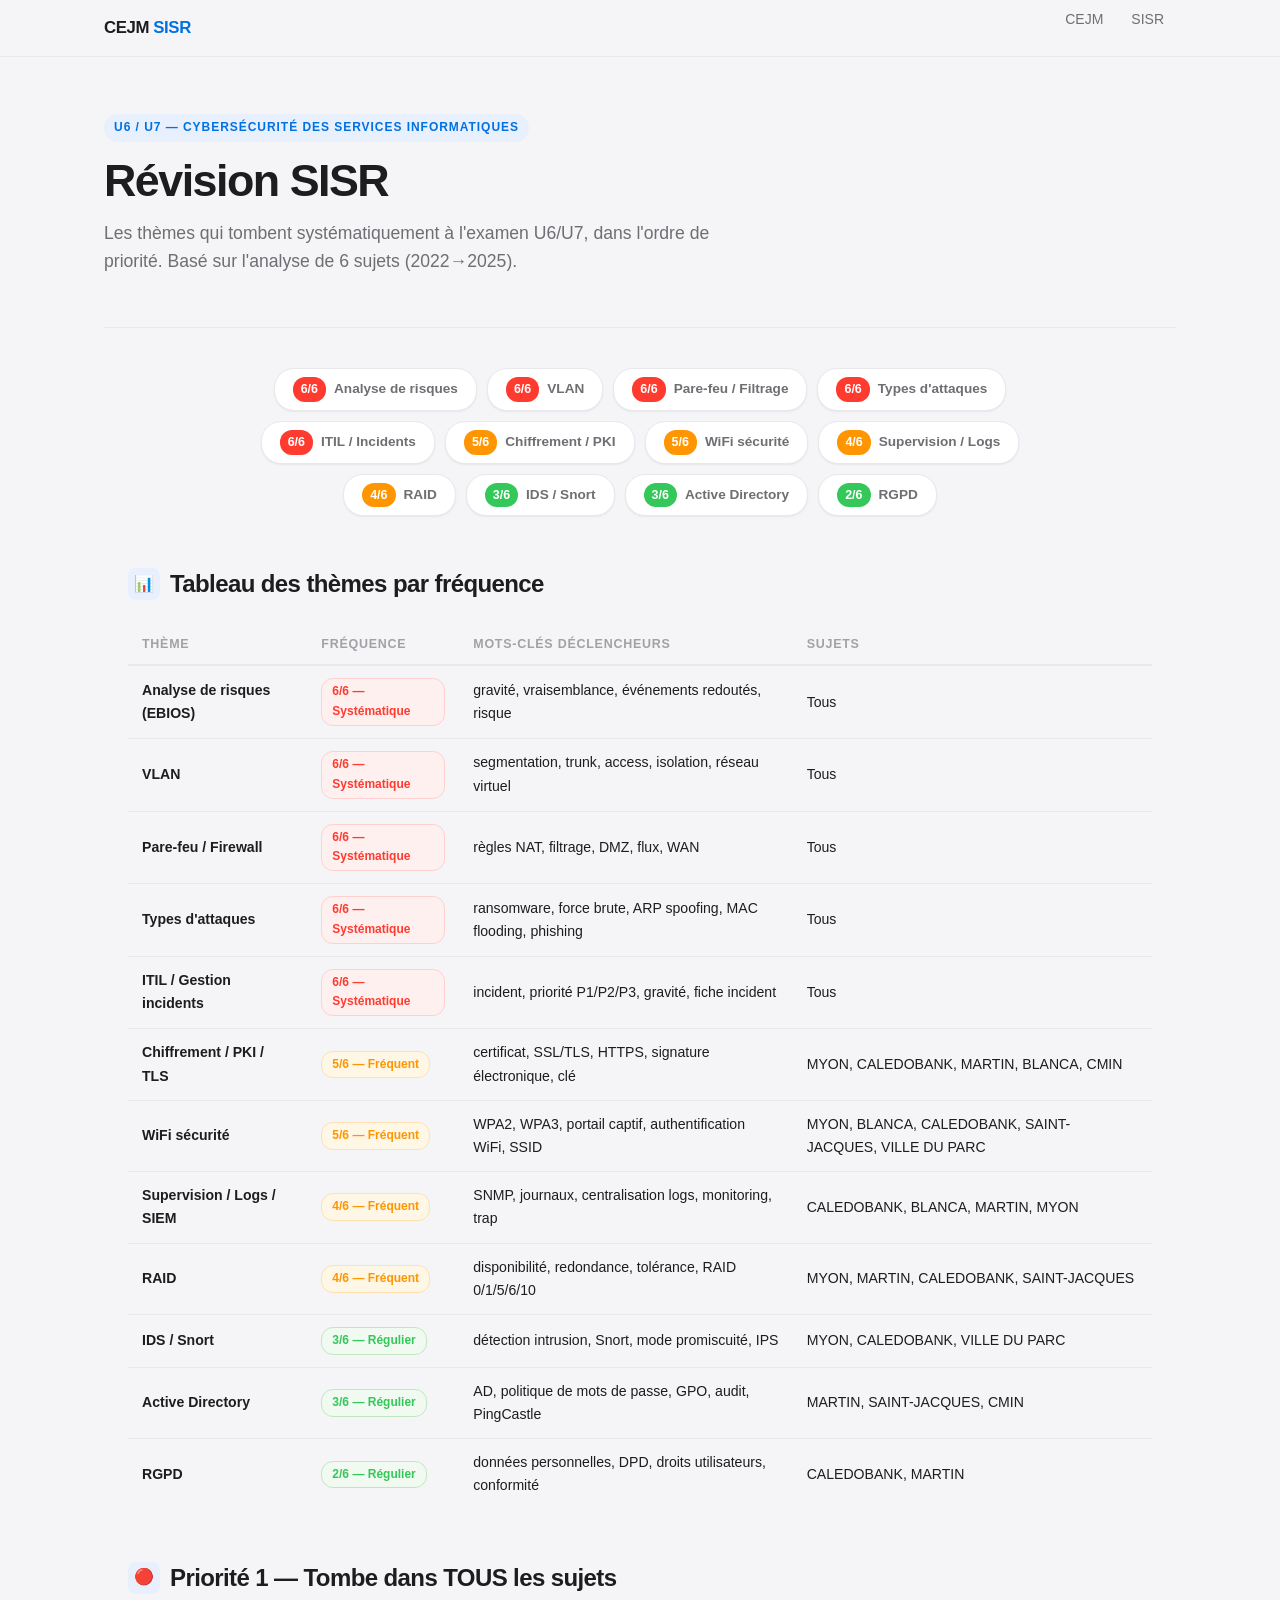
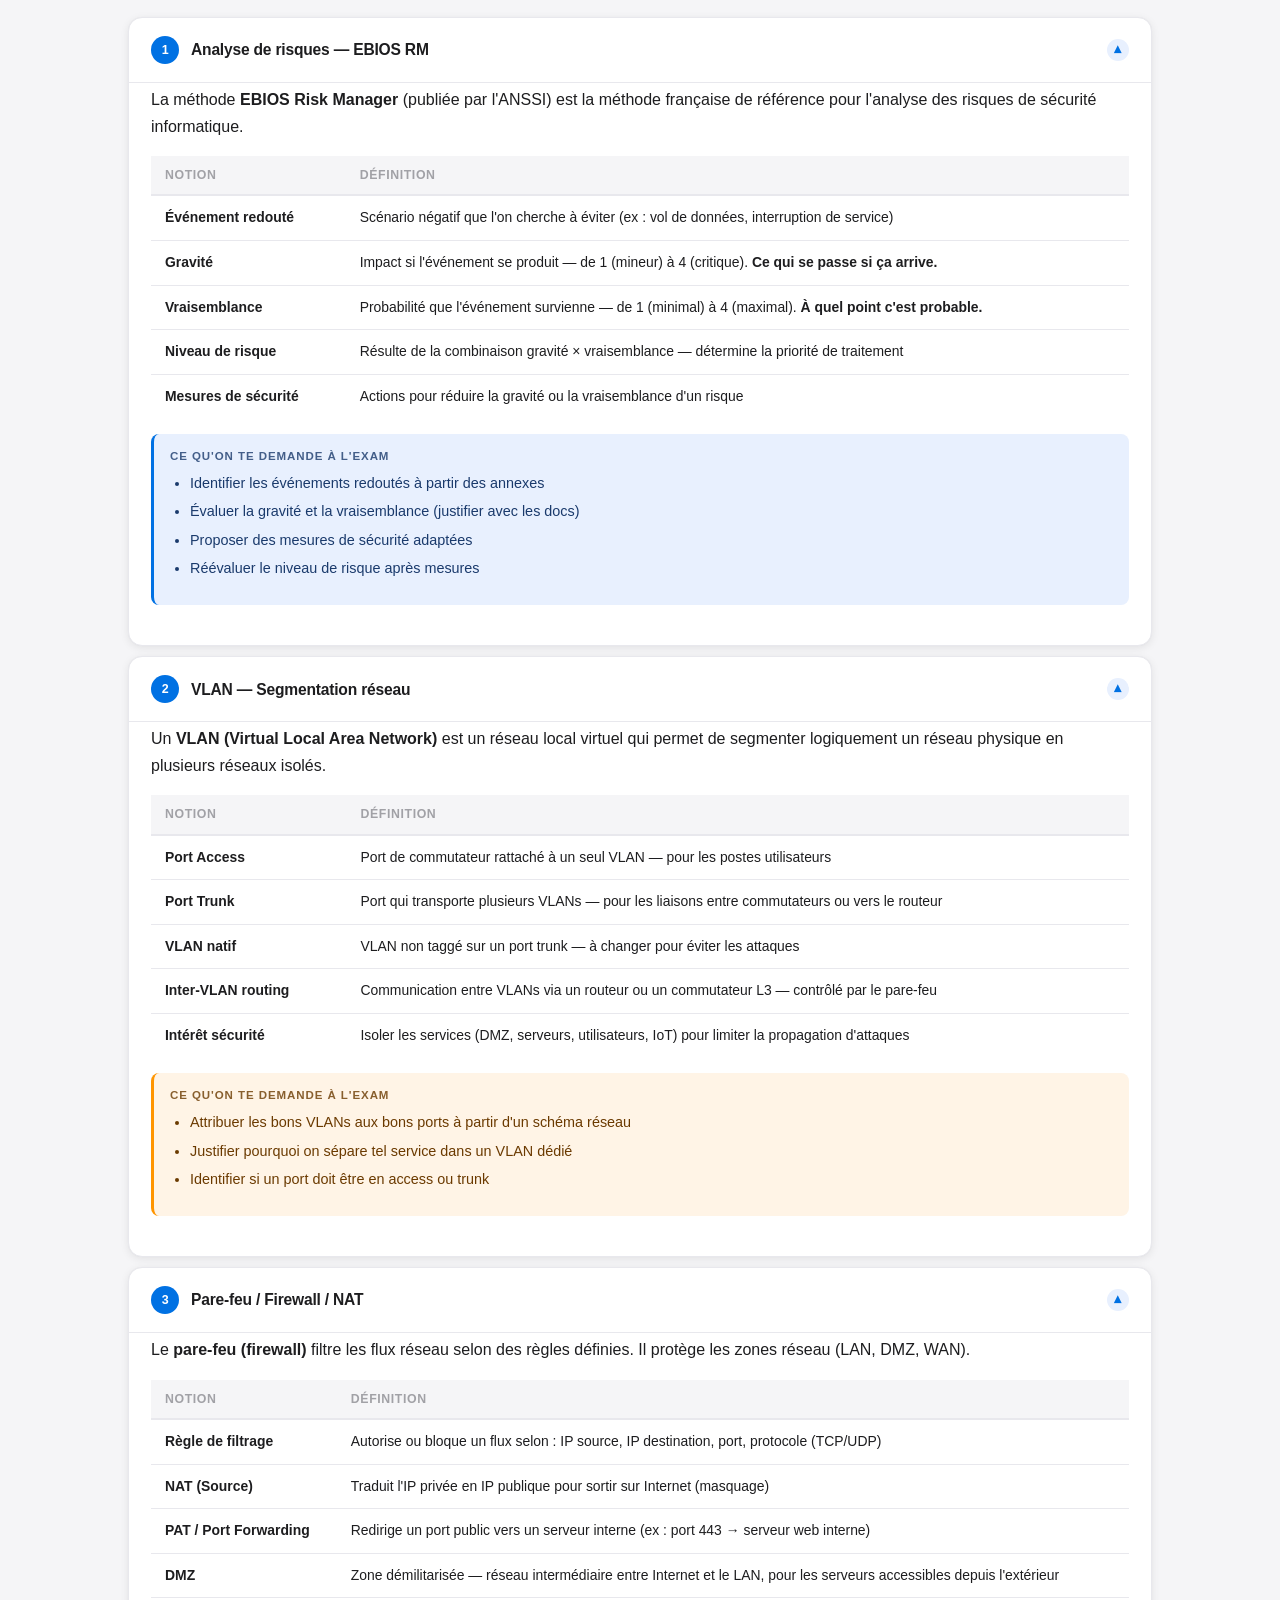
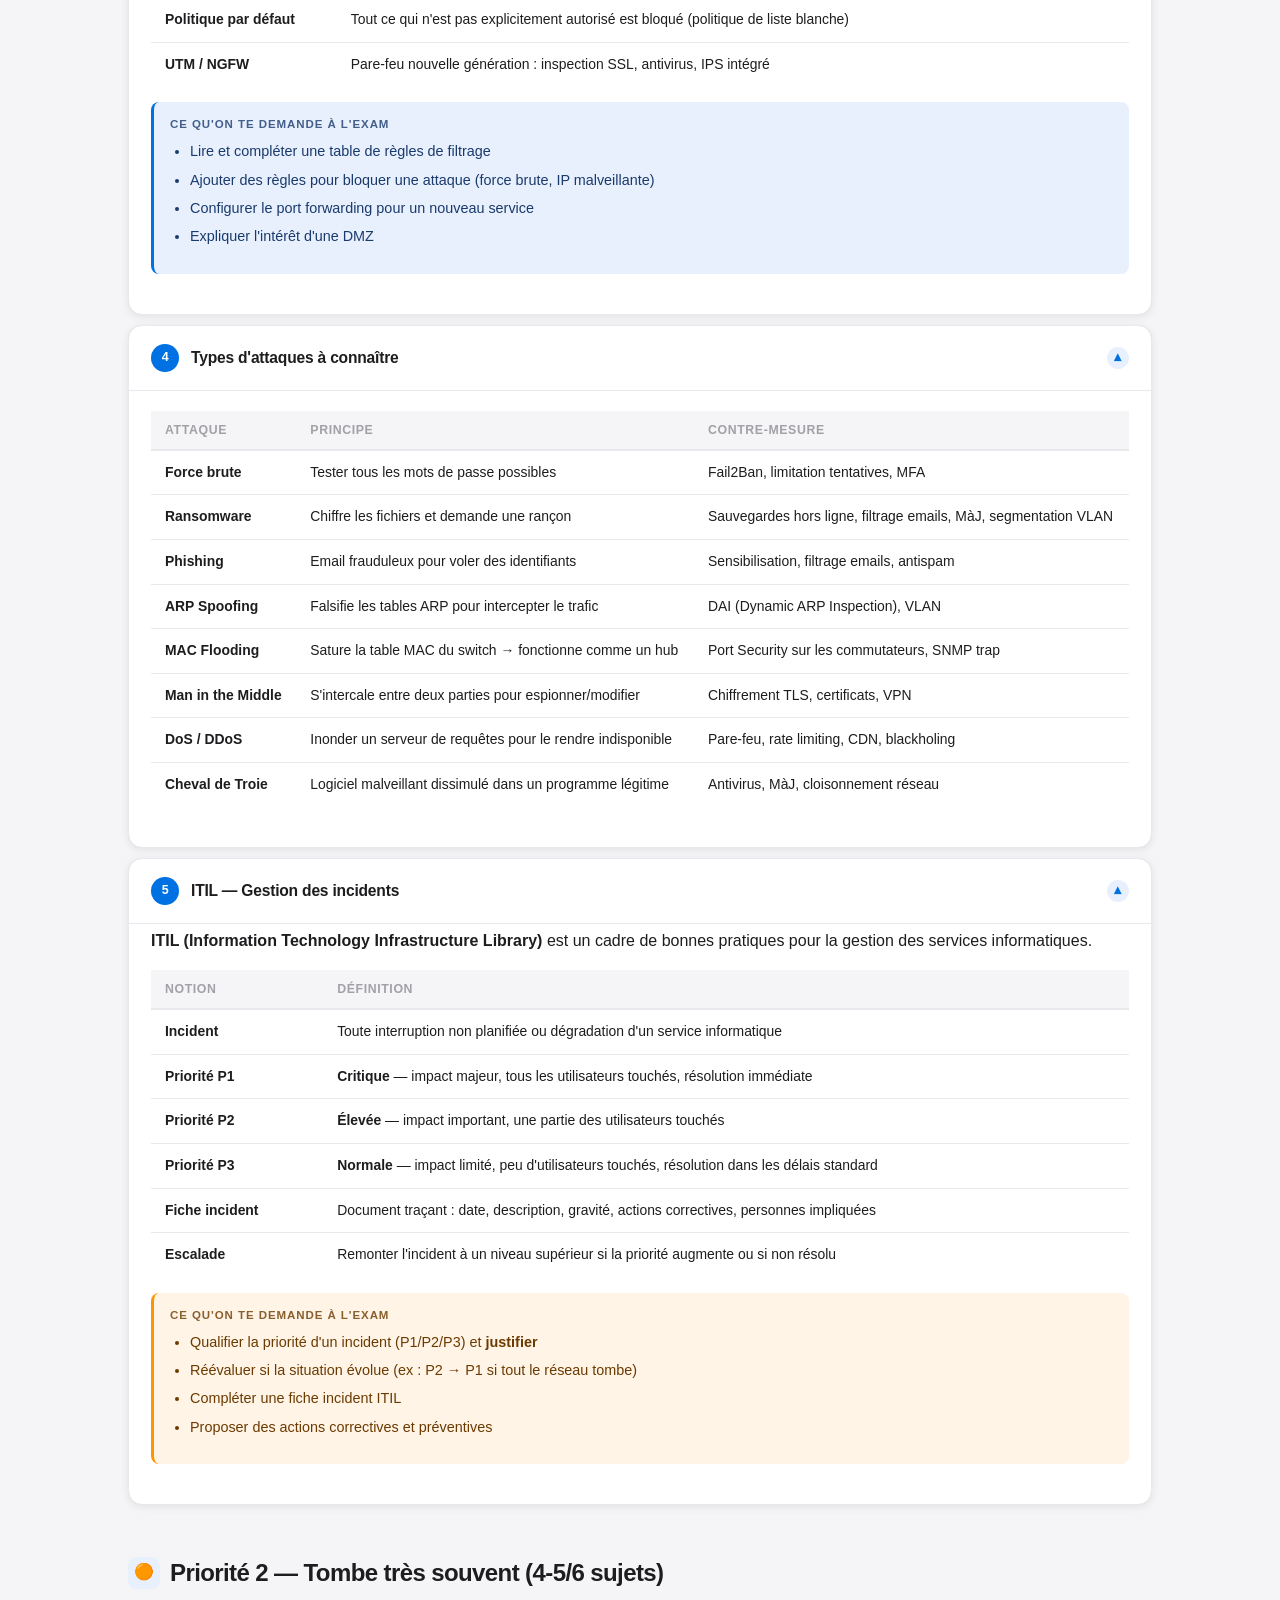
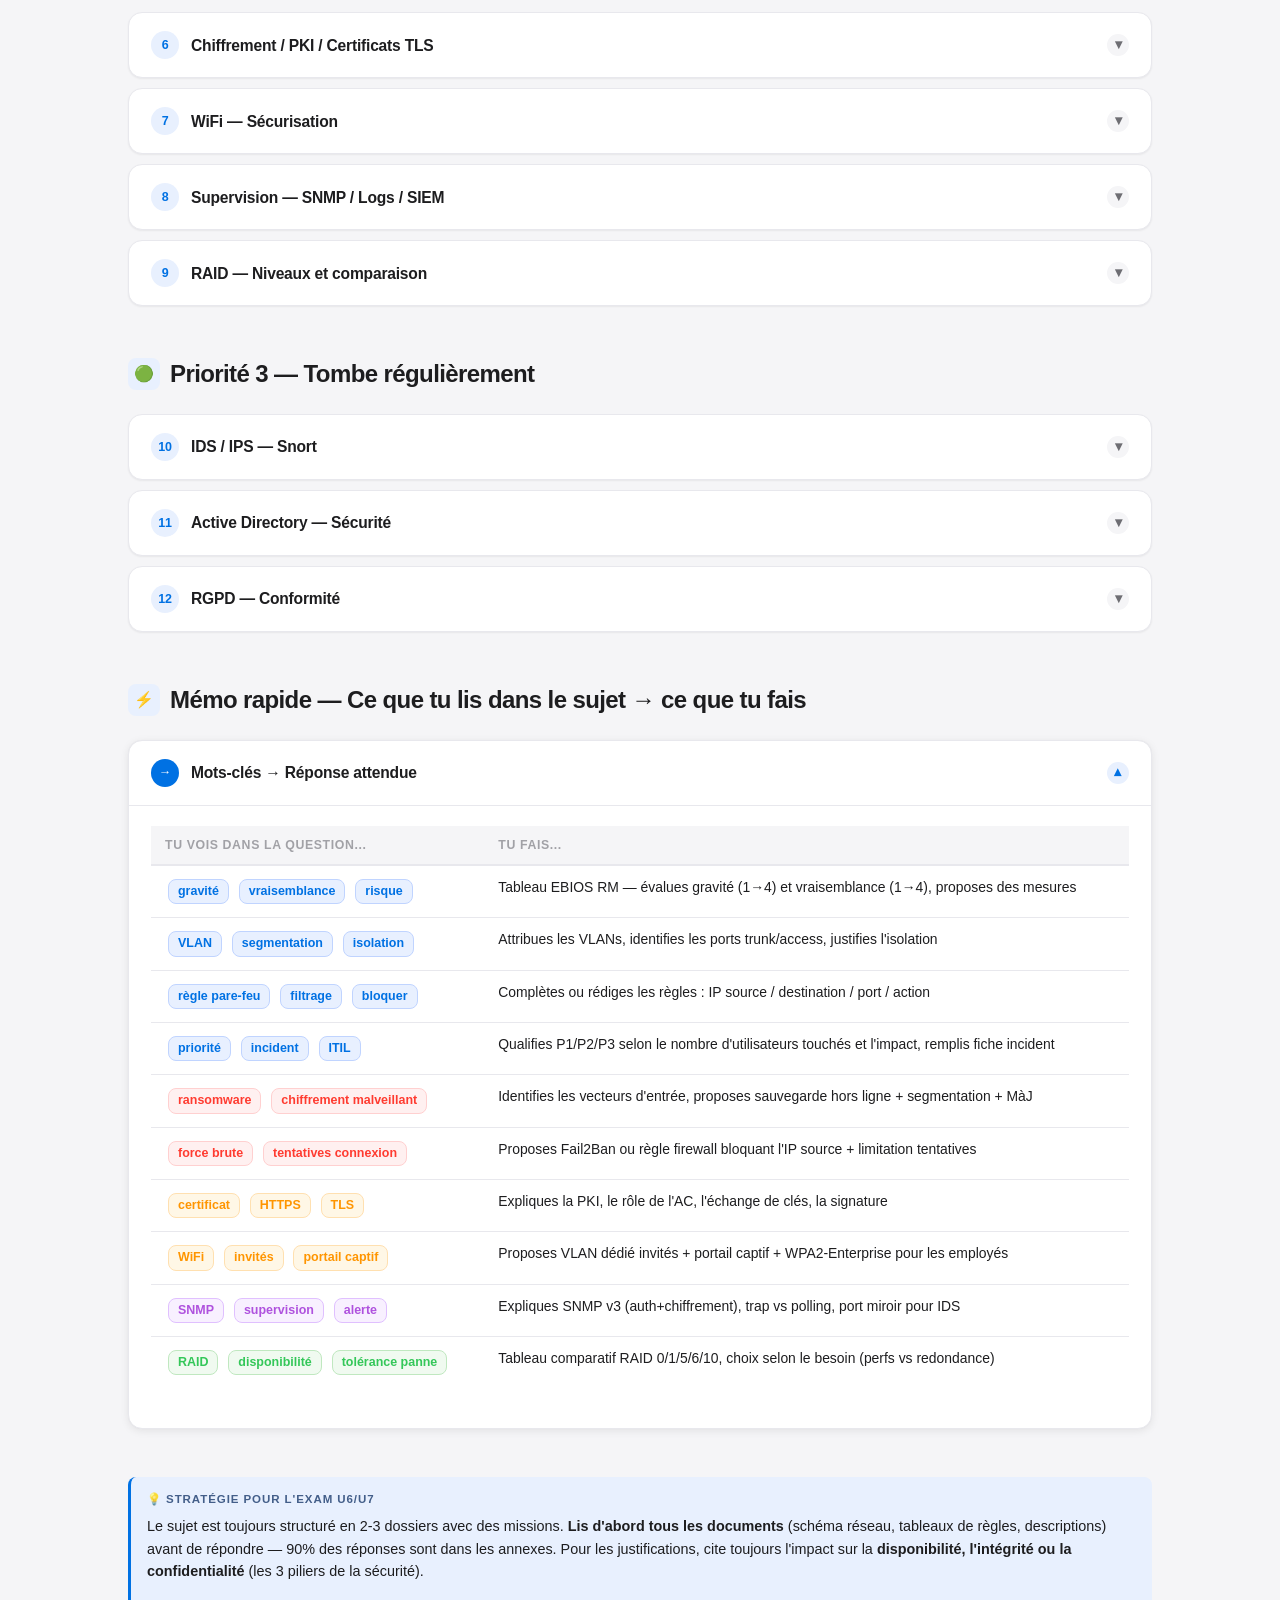
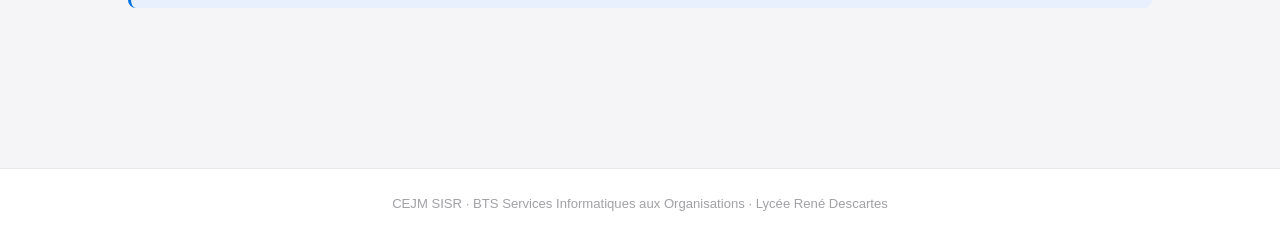
<file: sisr.html>
﻿<!DOCTYPE html>
<html lang="fr">
<head>
  <meta charset="UTF-8">
  <meta name="viewport" content="width=device-width, initial-scale=1.0">
  <title>Révision SISR — U6/U7 Cybersécurité</title>
  <link rel="stylesheet" href="css/style.css">
  <style>
    .score-row {
      display: flex;
      flex-wrap: wrap;
      gap: 10px;
      justify-content: center;
      margin: 32px auto 0;
      max-width: 900px;
      padding: 0 24px;
    }
    .score-pill {
      background: var(--bg-card);
      border: 1px solid var(--border-light);
      border-radius: 20px;
      padding: 8px 18px;
      font-size: 0.85rem;
      font-weight: 600;
      color: var(--text-secondary);
      box-shadow: var(--shadow-xs);
      display: flex;
      align-items: center;
      gap: 8px;
    }
    .score-pill .sp-badge {
      background: var(--accent);
      color: #fff;
      border-radius: 12px;
      padding: 2px 8px;
      font-size: 0.78rem;
      font-weight: 700;
    }
    .score-pill .sp-badge.red { background: var(--red); }
    .score-pill .sp-badge.orange { background: var(--orange); }
    .score-pill .sp-badge.green { background: var(--green); }
    .score-pill .sp-badge.purple { background: var(--purple); }

    .freq-table {
      width: 100%;
      border-collapse: collapse;
      font-size: 0.88rem;
      margin: 20px 0;
    }
    .freq-table th {
      background: var(--bg);
      padding: 10px 14px;
      text-align: left;
      font-size: 0.78rem;
      font-weight: 700;
      text-transform: uppercase;
      letter-spacing: 0.06em;
      color: var(--text-muted);
      border-bottom: 2px solid var(--border-light);
    }
    .freq-table td {
      padding: 12px 14px;
      border-bottom: 1px solid var(--border-light);
      vertical-align: middle;
    }
    .freq-table tr:last-child td { border-bottom: none; }
    .freq-badge {
      display: inline-block;
      padding: 3px 10px;
      border-radius: 12px;
      font-size: 0.75rem;
      font-weight: 700;
    }
    .freq-3 { background: #fff0f0; color: var(--red); border: 1px solid #ffd0d0; }
    .freq-2 { background: #fff7e6; color: var(--orange); border: 1px solid #ffe0b0; }
    .freq-1 { background: #f0faf0; color: var(--green); border: 1px solid #c0e8c0; }

    .concept-table {
      width: 100%;
      border-collapse: collapse;
      font-size: 0.87rem;
      margin: 16px 0;
    }
    .concept-table th {
      background: var(--bg);
      padding: 9px 14px;
      text-align: left;
      font-size: 0.77rem;
      font-weight: 700;
      text-transform: uppercase;
      letter-spacing: 0.05em;
      color: var(--text-muted);
      border-bottom: 2px solid var(--border-light);
    }
    .concept-table td {
      padding: 11px 14px;
      border-bottom: 1px solid var(--border-light);
      vertical-align: top;
      line-height: 1.55;
    }
    .concept-table tr:last-child td { border-bottom: none; }
    .concept-table td:first-child {
      font-weight: 700;
      color: var(--text);
      white-space: nowrap;
    }

    .raid-table {
      width: 100%;
      border-collapse: collapse;
      font-size: 0.87rem;
      margin: 16px 0;
    }
    .raid-table th {
      background: var(--bg);
      padding: 9px 14px;
      text-align: left;
      font-size: 0.77rem;
      font-weight: 700;
      text-transform: uppercase;
      letter-spacing: 0.05em;
      color: var(--text-muted);
      border-bottom: 2px solid var(--border-light);
    }
    .raid-table td {
      padding: 11px 14px;
      border-bottom: 1px solid var(--border-light);
      vertical-align: middle;
      text-align: center;
    }
    .raid-table td:first-child { text-align: left; font-weight: 700; }
    .raid-table td:nth-child(2) { text-align: left; }
    .raid-table tr:last-child td { border-bottom: none; }

    .ok { color: var(--green); font-weight: 700; }
    .no { color: var(--red); font-weight: 700; }

    .formule-box {
      background: #1a1a2e;
      color: #e0e0ff;
      border-radius: var(--radius);
      padding: 18px 22px;
      font-family: 'SF Mono', 'Monaco', monospace;
      font-size: 0.85rem;
      line-height: 1.8;
      margin: 16px 0;
    }
    .formule-box .fb-comment { color: #6a8caf; }
    .formule-box .fb-key { color: #79c0ff; font-weight: 700; }
    .formule-box .fb-val { color: #a5d6ff; }

    .kw {
      display: inline-block;
      background: #e8f0ff;
      color: var(--accent);
      border: 1px solid #c0d4ff;
      border-radius: 8px;
      padding: 2px 9px;
      font-size: 0.78rem;
      font-weight: 600;
      margin: 2px 3px;
    }
    .kw.red { background: #fff0f0; color: var(--red); border-color: #ffd0d0; }
    .kw.orange { background: #fff7e6; color: var(--orange); border-color: #ffe0b0; }
    .kw.green { background: #f0faf0; color: var(--green); border-color: #c0e8c0; }
    .kw.purple { background: #f8f0ff; color: var(--purple); border-color: #e0c0ff; }

    .prio-section {
      background: var(--bg-card);
      border: 1px solid var(--border-light);
      border-radius: var(--radius-lg);
      padding: 24px 28px;
      margin-bottom: 16px;
    }
    .prio-header {
      display: flex;
      align-items: center;
      gap: 12px;
      margin-bottom: 16px;
    }
    .prio-num {
      width: 36px; height: 36px;
      border-radius: 50%;
      display: flex; align-items: center; justify-content: center;
      font-size: 1rem; font-weight: 800; color: #fff;
      flex-shrink: 0;
    }
    .prio-num.red { background: var(--red); }
    .prio-num.orange { background: var(--orange); }
    .prio-num.green { background: var(--green); }
    .prio-title { font-size: 1.05rem; font-weight: 700; }
    .prio-sub { font-size: 0.82rem; color: var(--text-secondary); margin-top: 2px; }

    @media (max-width: 768px) {
      .freq-table, .concept-table, .raid-table { font-size: 0.8rem; }
      .freq-table td, .concept-table td, .raid-table td { padding: 8px 10px; }
    }
  </style>
</head>
<body>

  <header class="site-header">
    <nav class="nav">
      <a href="index.html" class="nav-logo">CEJM <span>SISR</span></a>
      <ul class="nav-links">
        <li><a href="index.html">CEJM</a></li>
        <li><a href="sisr-menu.html" class="active">SISR</a></li>
      </ul>
    </nav>
  </header>

  <main class="page">

    <!-- HERO -->
    <div class="page-hero">
      <div class="badge">U6 / U7 — Cybersécurité des services informatiques</div>
      <h1>Révision SISR</h1>
      <p>Les thèmes qui tombent systématiquement à l'examen U6/U7, dans l'ordre de priorité. Basé sur l'analyse de 6 sujets (2022→2025).</p>
    </div>

    <!-- SCORE PILLS -->
    <div class="score-row">
      <div class="score-pill"><span class="sp-badge red">6/6</span> Analyse de risques</div>
      <div class="score-pill"><span class="sp-badge red">6/6</span> VLAN</div>
      <div class="score-pill"><span class="sp-badge red">6/6</span> Pare-feu / Filtrage</div>
      <div class="score-pill"><span class="sp-badge red">6/6</span> Types d'attaques</div>
      <div class="score-pill"><span class="sp-badge red">6/6</span> ITIL / Incidents</div>
      <div class="score-pill"><span class="sp-badge orange">5/6</span> Chiffrement / PKI</div>
      <div class="score-pill"><span class="sp-badge orange">5/6</span> WiFi sécurité</div>
      <div class="score-pill"><span class="sp-badge orange">4/6</span> Supervision / Logs</div>
      <div class="score-pill"><span class="sp-badge orange">4/6</span> RAID</div>
      <div class="score-pill"><span class="sp-badge green">3/6</span> IDS / Snort</div>
      <div class="score-pill"><span class="sp-badge green">3/6</span> Active Directory</div>
      <div class="score-pill"><span class="sp-badge green">2/6</span> RGPD</div>
    </div>

    <!-- TABLEAU DE FRÉQUENCE -->
    <div style="max-width:1120px; margin:48px auto 0; padding:0 24px;">
      <h2 class="section-title"><span class="icon">📊</span>Tableau des thèmes par fréquence</h2>
      <table class="freq-table">
        <thead>
          <tr>
            <th>Thème</th>
            <th>Fréquence</th>
            <th>Mots-clés déclencheurs</th>
            <th>Sujets</th>
          </tr>
        </thead>
        <tbody>
          <tr>
            <td><strong>Analyse de risques (EBIOS)</strong></td>
            <td><span class="freq-badge freq-3">6/6 — Systématique</span></td>
            <td>gravité, vraisemblance, événements redoutés, risque</td>
            <td>Tous</td>
          </tr>
          <tr>
            <td><strong>VLAN</strong></td>
            <td><span class="freq-badge freq-3">6/6 — Systématique</span></td>
            <td>segmentation, trunk, access, isolation, réseau virtuel</td>
            <td>Tous</td>
          </tr>
          <tr>
            <td><strong>Pare-feu / Firewall</strong></td>
            <td><span class="freq-badge freq-3">6/6 — Systématique</span></td>
            <td>règles NAT, filtrage, DMZ, flux, WAN</td>
            <td>Tous</td>
          </tr>
          <tr>
            <td><strong>Types d'attaques</strong></td>
            <td><span class="freq-badge freq-3">6/6 — Systématique</span></td>
            <td>ransomware, force brute, ARP spoofing, MAC flooding, phishing</td>
            <td>Tous</td>
          </tr>
          <tr>
            <td><strong>ITIL / Gestion incidents</strong></td>
            <td><span class="freq-badge freq-3">6/6 — Systématique</span></td>
            <td>incident, priorité P1/P2/P3, gravité, fiche incident</td>
            <td>Tous</td>
          </tr>
          <tr>
            <td><strong>Chiffrement / PKI / TLS</strong></td>
            <td><span class="freq-badge freq-2">5/6 — Fréquent</span></td>
            <td>certificat, SSL/TLS, HTTPS, signature électronique, clé</td>
            <td>MYON, CALEDOBANK, MARTIN, BLANCA, CMIN</td>
          </tr>
          <tr>
            <td><strong>WiFi sécurité</strong></td>
            <td><span class="freq-badge freq-2">5/6 — Fréquent</span></td>
            <td>WPA2, WPA3, portail captif, authentification WiFi, SSID</td>
            <td>MYON, BLANCA, CALEDOBANK, SAINT-JACQUES, VILLE DU PARC</td>
          </tr>
          <tr>
            <td><strong>Supervision / Logs / SIEM</strong></td>
            <td><span class="freq-badge freq-2">4/6 — Fréquent</span></td>
            <td>SNMP, journaux, centralisation logs, monitoring, trap</td>
            <td>CALEDOBANK, BLANCA, MARTIN, MYON</td>
          </tr>
          <tr>
            <td><strong>RAID</strong></td>
            <td><span class="freq-badge freq-2">4/6 — Fréquent</span></td>
            <td>disponibilité, redondance, tolérance, RAID 0/1/5/6/10</td>
            <td>MYON, MARTIN, CALEDOBANK, SAINT-JACQUES</td>
          </tr>
          <tr>
            <td><strong>IDS / Snort</strong></td>
            <td><span class="freq-badge freq-1">3/6 — Régulier</span></td>
            <td>détection intrusion, Snort, mode promiscuité, IPS</td>
            <td>MYON, CALEDOBANK, VILLE DU PARC</td>
          </tr>
          <tr>
            <td><strong>Active Directory</strong></td>
            <td><span class="freq-badge freq-1">3/6 — Régulier</span></td>
            <td>AD, politique de mots de passe, GPO, audit, PingCastle</td>
            <td>MARTIN, SAINT-JACQUES, CMIN</td>
          </tr>
          <tr>
            <td><strong>RGPD</strong></td>
            <td><span class="freq-badge freq-1">2/6 — Régulier</span></td>
            <td>données personnelles, DPD, droits utilisateurs, conformité</td>
            <td>CALEDOBANK, MARTIN</td>
          </tr>
        </tbody>
      </table>
    </div>

    <!-- PRIORITÉ 1 : THÈMES SYSTÉMATIQUES -->
    <div style="max-width:1120px; margin:48px auto 0; padding:0 24px;">
      <h2 class="section-title"><span class="icon">🔴</span>Priorité 1 — Tombe dans TOUS les sujets</h2>

      <div class="accordion-group">

        <!-- ANALYSE DE RISQUES -->
        <div class="accordion open">
          <div class="accordion-header">
            <div class="acc-left"><div class="acc-num">1</div>Analyse de risques — EBIOS RM</div>
            <div class="acc-chevron">▾</div>
          </div>
          <div class="accordion-body">
            <div class="accordion-content">
              <p>La méthode <strong>EBIOS Risk Manager</strong> (publiée par l'ANSSI) est la méthode française de référence pour l'analyse des risques de sécurité informatique.</p>

              <table class="concept-table">
                <thead><tr><th>Notion</th><th>Définition</th></tr></thead>
                <tbody>
                  <tr>
                    <td>Événement redouté</td>
                    <td>Scénario négatif que l'on cherche à éviter (ex : vol de données, interruption de service)</td>
                  </tr>
                  <tr>
                    <td>Gravité</td>
                    <td>Impact si l'événement se produit — de 1 (mineur) à 4 (critique). <strong>Ce qui se passe si ça arrive.</strong></td>
                  </tr>
                  <tr>
                    <td>Vraisemblance</td>
                    <td>Probabilité que l'événement survienne — de 1 (minimal) à 4 (maximal). <strong>À quel point c'est probable.</strong></td>
                  </tr>
                  <tr>
                    <td>Niveau de risque</td>
                    <td>Résulte de la combinaison gravité × vraisemblance — détermine la priorité de traitement</td>
                  </tr>
                  <tr>
                    <td>Mesures de sécurité</td>
                    <td>Actions pour réduire la gravité ou la vraisemblance d'un risque</td>
                  </tr>
                </tbody>
              </table>

              <div class="callout callout-blue">
                <div class="callout-title">Ce qu'on te demande à l'exam</div>
                <ul>
                  <li>Identifier les événements redoutés à partir des annexes</li>
                  <li>Évaluer la gravité et la vraisemblance (justifier avec les docs)</li>
                  <li>Proposer des mesures de sécurité adaptées</li>
                  <li>Réévaluer le niveau de risque après mesures</li>
                </ul>
              </div>
            </div>
          </div>
        </div>

        <!-- VLAN -->
        <div class="accordion open">
          <div class="accordion-header">
            <div class="acc-left"><div class="acc-num">2</div>VLAN — Segmentation réseau</div>
            <div class="acc-chevron">▾</div>
          </div>
          <div class="accordion-body">
            <div class="accordion-content">
              <p>Un <strong>VLAN (Virtual Local Area Network)</strong> est un réseau local virtuel qui permet de segmenter logiquement un réseau physique en plusieurs réseaux isolés.</p>

              <table class="concept-table">
                <thead><tr><th>Notion</th><th>Définition</th></tr></thead>
                <tbody>
                  <tr>
                    <td>Port Access</td>
                    <td>Port de commutateur rattaché à un seul VLAN — pour les postes utilisateurs</td>
                  </tr>
                  <tr>
                    <td>Port Trunk</td>
                    <td>Port qui transporte plusieurs VLANs — pour les liaisons entre commutateurs ou vers le routeur</td>
                  </tr>
                  <tr>
                    <td>VLAN natif</td>
                    <td>VLAN non taggé sur un port trunk — à changer pour éviter les attaques</td>
                  </tr>
                  <tr>
                    <td>Inter-VLAN routing</td>
                    <td>Communication entre VLANs via un routeur ou un commutateur L3 — contrôlé par le pare-feu</td>
                  </tr>
                  <tr>
                    <td>Intérêt sécurité</td>
                    <td>Isoler les services (DMZ, serveurs, utilisateurs, IoT) pour limiter la propagation d'attaques</td>
                  </tr>
                </tbody>
              </table>

              <div class="callout callout-orange">
                <div class="callout-title">Ce qu'on te demande à l'exam</div>
                <ul>
                  <li>Attribuer les bons VLANs aux bons ports à partir d'un schéma réseau</li>
                  <li>Justifier pourquoi on sépare tel service dans un VLAN dédié</li>
                  <li>Identifier si un port doit être en access ou trunk</li>
                </ul>
              </div>
            </div>
          </div>
        </div>

        <!-- PARE-FEU -->
        <div class="accordion open">
          <div class="accordion-header">
            <div class="acc-left"><div class="acc-num">3</div>Pare-feu / Firewall / NAT</div>
            <div class="acc-chevron">▾</div>
          </div>
          <div class="accordion-body">
            <div class="accordion-content">
              <p>Le <strong>pare-feu (firewall)</strong> filtre les flux réseau selon des règles définies. Il protège les zones réseau (LAN, DMZ, WAN).</p>

              <table class="concept-table">
                <thead><tr><th>Notion</th><th>Définition</th></tr></thead>
                <tbody>
                  <tr>
                    <td>Règle de filtrage</td>
                    <td>Autorise ou bloque un flux selon : IP source, IP destination, port, protocole (TCP/UDP)</td>
                  </tr>
                  <tr>
                    <td>NAT (Source)</td>
                    <td>Traduit l'IP privée en IP publique pour sortir sur Internet (masquage)</td>
                  </tr>
                  <tr>
                    <td>PAT / Port Forwarding</td>
                    <td>Redirige un port public vers un serveur interne (ex : port 443 → serveur web interne)</td>
                  </tr>
                  <tr>
                    <td>DMZ</td>
                    <td>Zone démilitarisée — réseau intermédiaire entre Internet et le LAN, pour les serveurs accessibles depuis l'extérieur</td>
                  </tr>
                  <tr>
                    <td>Politique par défaut</td>
                    <td>Tout ce qui n'est pas explicitement autorisé est bloqué (politique de liste blanche)</td>
                  </tr>
                  <tr>
                    <td>UTM / NGFW</td>
                    <td>Pare-feu nouvelle génération : inspection SSL, antivirus, IPS intégré</td>
                  </tr>
                </tbody>
              </table>

              <div class="callout callout-blue">
                <div class="callout-title">Ce qu'on te demande à l'exam</div>
                <ul>
                  <li>Lire et compléter une table de règles de filtrage</li>
                  <li>Ajouter des règles pour bloquer une attaque (force brute, IP malveillante)</li>
                  <li>Configurer le port forwarding pour un nouveau service</li>
                  <li>Expliquer l'intérêt d'une DMZ</li>
                </ul>
              </div>
            </div>
          </div>
        </div>

        <!-- TYPES D'ATTAQUES -->
        <div class="accordion open">
          <div class="accordion-header">
            <div class="acc-left"><div class="acc-num">4</div>Types d'attaques à connaître</div>
            <div class="acc-chevron">▾</div>
          </div>
          <div class="accordion-body">
            <div class="accordion-content">
              <table class="concept-table">
                <thead><tr><th>Attaque</th><th>Principe</th><th>Contre-mesure</th></tr></thead>
                <tbody>
                  <tr>
                    <td>Force brute</td>
                    <td>Tester tous les mots de passe possibles</td>
                    <td>Fail2Ban, limitation tentatives, MFA</td>
                  </tr>
                  <tr>
                    <td>Ransomware</td>
                    <td>Chiffre les fichiers et demande une rançon</td>
                    <td>Sauvegardes hors ligne, filtrage emails, MàJ, segmentation VLAN</td>
                  </tr>
                  <tr>
                    <td>Phishing</td>
                    <td>Email frauduleux pour voler des identifiants</td>
                    <td>Sensibilisation, filtrage emails, antispam</td>
                  </tr>
                  <tr>
                    <td>ARP Spoofing</td>
                    <td>Falsifie les tables ARP pour intercepter le trafic</td>
                    <td>DAI (Dynamic ARP Inspection), VLAN</td>
                  </tr>
                  <tr>
                    <td>MAC Flooding</td>
                    <td>Sature la table MAC du switch → fonctionne comme un hub</td>
                    <td>Port Security sur les commutateurs, SNMP trap</td>
                  </tr>
                  <tr>
                    <td>Man in the Middle</td>
                    <td>S'intercale entre deux parties pour espionner/modifier</td>
                    <td>Chiffrement TLS, certificats, VPN</td>
                  </tr>
                  <tr>
                    <td>DoS / DDoS</td>
                    <td>Inonder un serveur de requêtes pour le rendre indisponible</td>
                    <td>Pare-feu, rate limiting, CDN, blackholing</td>
                  </tr>
                  <tr>
                    <td>Cheval de Troie</td>
                    <td>Logiciel malveillant dissimulé dans un programme légitime</td>
                    <td>Antivirus, MàJ, cloisonnement réseau</td>
                  </tr>
                </tbody>
              </table>
            </div>
          </div>
        </div>

        <!-- ITIL -->
        <div class="accordion open">
          <div class="accordion-header">
            <div class="acc-left"><div class="acc-num">5</div>ITIL — Gestion des incidents</div>
            <div class="acc-chevron">▾</div>
          </div>
          <div class="accordion-body">
            <div class="accordion-content">
              <p><strong>ITIL (Information Technology Infrastructure Library)</strong> est un cadre de bonnes pratiques pour la gestion des services informatiques.</p>

              <table class="concept-table">
                <thead><tr><th>Notion</th><th>Définition</th></tr></thead>
                <tbody>
                  <tr>
                    <td>Incident</td>
                    <td>Toute interruption non planifiée ou dégradation d'un service informatique</td>
                  </tr>
                  <tr>
                    <td>Priorité P1</td>
                    <td><strong>Critique</strong> — impact majeur, tous les utilisateurs touchés, résolution immédiate</td>
                  </tr>
                  <tr>
                    <td>Priorité P2</td>
                    <td><strong>Élevée</strong> — impact important, une partie des utilisateurs touchés</td>
                  </tr>
                  <tr>
                    <td>Priorité P3</td>
                    <td><strong>Normale</strong> — impact limité, peu d'utilisateurs touchés, résolution dans les délais standard</td>
                  </tr>
                  <tr>
                    <td>Fiche incident</td>
                    <td>Document traçant : date, description, gravité, actions correctives, personnes impliquées</td>
                  </tr>
                  <tr>
                    <td>Escalade</td>
                    <td>Remonter l'incident à un niveau supérieur si la priorité augmente ou si non résolu</td>
                  </tr>
                </tbody>
              </table>

              <div class="callout callout-orange">
                <div class="callout-title">Ce qu'on te demande à l'exam</div>
                <ul>
                  <li>Qualifier la priorité d'un incident (P1/P2/P3) et <strong>justifier</strong></li>
                  <li>Réévaluer si la situation évolue (ex : P2 → P1 si tout le réseau tombe)</li>
                  <li>Compléter une fiche incident ITIL</li>
                  <li>Proposer des actions correctives et préventives</li>
                </ul>
              </div>
            </div>
          </div>
        </div>

      </div><!-- /accordion-group priorité 1 -->


      <!-- PRIORITÉ 2 : THÈMES FRÉQUENTS -->
      <h2 class="section-title" style="margin-top:48px;"><span class="icon">🟠</span>Priorité 2 — Tombe très souvent (4-5/6 sujets)</h2>

      <div class="accordion-group">

        <!-- CHIFFREMENT / PKI -->
        <div class="accordion">
          <div class="accordion-header">
            <div class="acc-left"><div class="acc-num">6</div>Chiffrement / PKI / Certificats TLS</div>
            <div class="acc-chevron">▾</div>
          </div>
          <div class="accordion-body">
            <div class="accordion-content">
              <table class="concept-table">
                <thead><tr><th>Notion</th><th>Définition</th></tr></thead>
                <tbody>
                  <tr>
                    <td>Chiffrement symétrique</td>
                    <td>Une seule clé pour chiffrer et déchiffrer — rapide mais problème de partage de clé (ex : AES)</td>
                  </tr>
                  <tr>
                    <td>Chiffrement asymétrique</td>
                    <td>Paire clé publique / clé privée — la publique chiffre, la privée déchiffre (ex : RSA)</td>
                  </tr>
                  <tr>
                    <td>Certificat TLS/SSL</td>
                    <td>Document numérique signé par une AC qui associe une identité à une clé publique</td>
                  </tr>
                  <tr>
                    <td>AC (Autorité de Certification)</td>
                    <td>Tiers de confiance qui signe les certificats et garantit leur authenticité</td>
                  </tr>
                  <tr>
                    <td>TLS (HTTPS)</td>
                    <td>Protocole qui chiffre les communications web — garantit confidentialité + intégrité + authentification</td>
                  </tr>
                  <tr>
                    <td>Signature électronique</td>
                    <td>Hachage du document chiffré avec la clé privée — garantit l'intégrité et l'authenticité</td>
                  </tr>
                  <tr>
                    <td>Inspection SSL</td>
                    <td>Le pare-feu déchiffre le trafic HTTPS pour l'analyser — nécessite un certificat racine installé sur les clients</td>
                  </tr>
                </tbody>
              </table>
            </div>
          </div>
        </div>

        <!-- WIFI -->
        <div class="accordion">
          <div class="accordion-header">
            <div class="acc-left"><div class="acc-num">7</div>WiFi — Sécurisation</div>
            <div class="acc-chevron">▾</div>
          </div>
          <div class="accordion-body">
            <div class="accordion-content">
              <table class="concept-table">
                <thead><tr><th>Mécanisme</th><th>Explication</th></tr></thead>
                <tbody>
                  <tr>
                    <td>WPA2 / WPA3</td>
                    <td>Protocoles de sécurité WiFi — WPA3 est plus récent et plus sûr (chiffrement individualisé)</td>
                  </tr>
                  <tr>
                    <td>WPA2-Enterprise (802.1X)</td>
                    <td>Authentification par identifiant/mot de passe via serveur RADIUS — pour les entreprises</td>
                  </tr>
                  <tr>
                    <td>Portail captif</td>
                    <td>Page web d'authentification avant accès au réseau WiFi — pour les invités</td>
                  </tr>
                  <tr>
                    <td>SSID masqué</td>
                    <td>Masquer le nom du réseau — sécurité faible, ne suffit pas seul</td>
                  </tr>
                  <tr>
                    <td>Filtrage MAC</td>
                    <td>Autoriser uniquement les adresses MAC connues — contournable par spoofing</td>
                  </tr>
                  <tr>
                    <td>VLAN WiFi invité</td>
                    <td>Isoler les invités WiFi dans un VLAN séparé pour ne pas accéder au réseau interne</td>
                  </tr>
                </tbody>
              </table>
            </div>
          </div>
        </div>

        <!-- SUPERVISION / LOGS -->
        <div class="accordion">
          <div class="accordion-header">
            <div class="acc-left"><div class="acc-num">8</div>Supervision — SNMP / Logs / SIEM</div>
            <div class="acc-chevron">▾</div>
          </div>
          <div class="accordion-body">
            <div class="accordion-content">
              <table class="concept-table">
                <thead><tr><th>Outil / Notion</th><th>Explication</th></tr></thead>
                <tbody>
                  <tr>
                    <td>SNMP v3</td>
                    <td>Protocole de supervision réseau — v3 ajoute authentification + chiffrement (contrairement à v1/v2)</td>
                  </tr>
                  <tr>
                    <td>Trap SNMP</td>
                    <td>Alerte envoyée automatiquement par un équipement vers le serveur de supervision en cas d'événement — plus réactif que le polling</td>
                  </tr>
                  <tr>
                    <td>Logs / Journaux</td>
                    <td>Fichiers enregistrant les événements système (connexions, erreurs, accès) — essentiels pour l'analyse forensique</td>
                  </tr>
                  <tr>
                    <td>SIEM</td>
                    <td>Système centralisant et corrélant les logs de plusieurs sources pour détecter les incidents</td>
                  </tr>
                  <tr>
                    <td>WEF (Windows Event Forwarding)</td>
                    <td>Centralisation des journaux Windows d'événements vers un collecteur central</td>
                  </tr>
                  <tr>
                    <td>Syslog</td>
                    <td>Protocole standard de centralisation des logs sur les systèmes Linux/réseaux</td>
                  </tr>
                </tbody>
              </table>
            </div>
          </div>
        </div>

        <!-- RAID -->
        <div class="accordion">
          <div class="accordion-header">
            <div class="acc-left"><div class="acc-num">9</div>RAID — Niveaux et comparaison</div>
            <div class="acc-chevron">▾</div>
          </div>
          <div class="accordion-body">
            <div class="accordion-content">
              <p><strong>RAID (Redundant Array of Independent Disks)</strong> permet d'améliorer les performances et/ou la tolérance aux pannes d'un système de stockage.</p>

              <table class="raid-table">
                <thead>
                  <tr>
                    <th>Niveau</th>
                    <th>Principe</th>
                    <th>Tolérance panne</th>
                    <th>Perfs lecture</th>
                    <th>Disques min.</th>
                  </tr>
                </thead>
                <tbody>
                  <tr>
                    <td>RAID 0</td>
                    <td>Striping — données réparties sur tous les disques</td>
                    <td><span class="no">Aucune</span></td>
                    <td><span class="ok">Excellentes</span></td>
                    <td>2</td>
                  </tr>
                  <tr>
                    <td>RAID 1</td>
                    <td>Mirroring — copie identique sur 2 disques</td>
                    <td><span class="ok">1 disque</span></td>
                    <td>Bonnes</td>
                    <td>2</td>
                  </tr>
                  <tr>
                    <td>RAID 5</td>
                    <td>Striping + parité répartie sur tous les disques</td>
                    <td><span class="ok">1 disque</span></td>
                    <td>Bonnes</td>
                    <td>3</td>
                  </tr>
                  <tr>
                    <td>RAID 6</td>
                    <td>Striping + double parité</td>
                    <td><span class="ok">2 disques</span></td>
                    <td>Bonnes</td>
                    <td>4</td>
                  </tr>
                  <tr>
                    <td>RAID 10</td>
                    <td>RAID 1 + RAID 0 (mirroring + striping)</td>
                    <td><span class="ok">1 disque/paire</span></td>
                    <td><span class="ok">Excellentes</span></td>
                    <td>4</td>
                  </tr>
                </tbody>
              </table>

              <div class="callout callout-green">
                <div class="callout-title">À retenir pour l'exam</div>
                Le RAID ne remplace pas une sauvegarde (backup). Si les données sont corrompues ou chiffrées par ransomware, le RAID est aussi touché. Il protège contre la défaillance matérielle, pas contre la perte logique de données.
              </div>
            </div>
          </div>
        </div>

      </div><!-- /accordion-group priorité 2 -->


      <!-- PRIORITÉ 3 : THÈMES RÉGULIERS -->
      <h2 class="section-title" style="margin-top:48px;"><span class="icon">🟢</span>Priorité 3 — Tombe régulièrement</h2>

      <div class="accordion-group">

        <!-- IDS / SNORT -->
        <div class="accordion">
          <div class="accordion-header">
            <div class="acc-left"><div class="acc-num">10</div>IDS / IPS — Snort</div>
            <div class="acc-chevron">▾</div>
          </div>
          <div class="accordion-body">
            <div class="accordion-content">
              <table class="concept-table">
                <thead><tr><th>Notion</th><th>Explication</th></tr></thead>
                <tbody>
                  <tr>
                    <td>IDS</td>
                    <td>Intrusion Detection System — surveille et <strong>alerte</strong> en cas d'activité suspecte (passif)</td>
                  </tr>
                  <tr>
                    <td>IPS</td>
                    <td>Intrusion Prevention System — détecte ET <strong>bloque</strong> automatiquement (actif)</td>
                  </tr>
                  <tr>
                    <td>Mode promiscuité</td>
                    <td>Interface réseau qui capture TOUT le trafic (pas seulement celui qui lui est destiné) — nécessaire pour l'IDS</td>
                  </tr>
                  <tr>
                    <td>Port miroir (SPAN)</td>
                    <td>Copie le trafic d'un port vers un autre — permet à l'IDS de tout analyser sans être dans le flux</td>
                  </tr>
                  <tr>
                    <td>Règle Snort</td>
                    <td>Format : <code>action protocole IP_src port → IP_dst port (options)</code></td>
                  </tr>
                </tbody>
              </table>

              <div class="formule-box">
                <span class="fb-comment"># Exemple règle Snort — alerte si ping vers serveur web</span><br>
                <span class="fb-key">alert</span> <span class="fb-val">icmp any any -&gt; 192.168.1.10 any</span><br>
                <span class="fb-val">(msg:"Ping vers serveur web"; sid:1000001; rev:1;)</span>
              </div>
            </div>
          </div>
        </div>

        <!-- ACTIVE DIRECTORY -->
        <div class="accordion">
          <div class="accordion-header">
            <div class="acc-left"><div class="acc-num">11</div>Active Directory — Sécurité</div>
            <div class="acc-chevron">▾</div>
          </div>
          <div class="accordion-body">
            <div class="accordion-content">
              <table class="concept-table">
                <thead><tr><th>Notion</th><th>Explication</th></tr></thead>
                <tbody>
                  <tr>
                    <td>GPO (Group Policy Object)</td>
                    <td>Stratégies appliquées automatiquement aux utilisateurs/machines — mots de passe, droits, verrouillage</td>
                  </tr>
                  <tr>
                    <td>Politique de mdp</td>
                    <td>Longueur minimale, complexité, durée de validité, historique — à auditer régulièrement</td>
                  </tr>
                  <tr>
                    <td>Comptes administrateurs</td>
                    <td>Ne jamais utiliser pour des tâches courantes — risque si mise en cache des identifiants</td>
                  </tr>
                  <tr>
                    <td>PingCastle</td>
                    <td>Outil d'audit AD qui identifie les vulnérabilités (mots de passe faibles, OS obsolètes, comptes inactifs)</td>
                  </tr>
                  <tr>
                    <td>OS obsolètes</td>
                    <td>Machines avec Windows 7/XP → plus de mises à jour → vulnérabilités non corrigées</td>
                  </tr>
                </tbody>
              </table>
            </div>
          </div>
        </div>

        <!-- RGPD -->
        <div class="accordion">
          <div class="accordion-header">
            <div class="acc-left"><div class="acc-num">12</div>RGPD — Conformité</div>
            <div class="acc-chevron">▾</div>
          </div>
          <div class="accordion-body">
            <div class="accordion-content">
              <table class="concept-table">
                <thead><tr><th>Notion</th><th>Explication</th></tr></thead>
                <tbody>
                  <tr>
                    <td>Données personnelles</td>
                    <td>Toute info permettant d'identifier une personne physique (nom, email, IP, localisation...)</td>
                  </tr>
                  <tr>
                    <td>DPD / DPO</td>
                    <td>Délégué à la Protection des Données — obligatoire pour certaines organisations</td>
                  </tr>
                  <tr>
                    <td>Droits des personnes</td>
                    <td>Droit d'accès, rectification, effacement (droit à l'oubli), portabilité, opposition</td>
                  </tr>
                  <tr>
                    <td>Minimisation</td>
                    <td>Ne collecter que les données strictement nécessaires à la finalité</td>
                  </tr>
                  <tr>
                    <td>Base légale</td>
                    <td>Consentement, contrat, obligation légale ou intérêt légitime — obligatoire pour tout traitement</td>
                  </tr>
                  <tr>
                    <td>Inspection SSL / CNIL</td>
                    <td>L'employeur doit informer les salariés de l'inspection du trafic HTTPS (vie privée au travail)</td>
                  </tr>
                </tbody>
              </table>
            </div>
          </div>
        </div>

      </div><!-- /accordion-group priorité 3 -->


      <!-- FICHE MÉMO RAPIDE -->
      <h2 class="section-title" style="margin-top:48px;"><span class="icon">⚡</span>Mémo rapide — Ce que tu lis dans le sujet → ce que tu fais</h2>

      <div class="accordion-group">
        <div class="accordion open">
          <div class="accordion-header">
            <div class="acc-left"><div class="acc-num">→</div>Mots-clés → Réponse attendue</div>
            <div class="acc-chevron">▾</div>
          </div>
          <div class="accordion-body">
            <div class="accordion-content">
              <table class="concept-table">
                <thead><tr><th>Tu vois dans la question...</th><th>Tu fais...</th></tr></thead>
                <tbody>
                  <tr>
                    <td><span class="kw">gravité</span> <span class="kw">vraisemblance</span> <span class="kw">risque</span></td>
                    <td>Tableau EBIOS RM — évalues gravité (1→4) et vraisemblance (1→4), proposes des mesures</td>
                  </tr>
                  <tr>
                    <td><span class="kw">VLAN</span> <span class="kw">segmentation</span> <span class="kw">isolation</span></td>
                    <td>Attribues les VLANs, identifies les ports trunk/access, justifies l'isolation</td>
                  </tr>
                  <tr>
                    <td><span class="kw">règle pare-feu</span> <span class="kw">filtrage</span> <span class="kw">bloquer</span></td>
                    <td>Complètes ou rédiges les règles : IP source / destination / port / action</td>
                  </tr>
                  <tr>
                    <td><span class="kw">priorité</span> <span class="kw">incident</span> <span class="kw">ITIL</span></td>
                    <td>Qualifies P1/P2/P3 selon le nombre d'utilisateurs touchés et l'impact, remplis fiche incident</td>
                  </tr>
                  <tr>
                    <td><span class="kw red">ransomware</span> <span class="kw red">chiffrement malveillant</span></td>
                    <td>Identifies les vecteurs d'entrée, proposes sauvegarde hors ligne + segmentation + MàJ</td>
                  </tr>
                  <tr>
                    <td><span class="kw red">force brute</span> <span class="kw red">tentatives connexion</span></td>
                    <td>Proposes Fail2Ban ou règle firewall bloquant l'IP source + limitation tentatives</td>
                  </tr>
                  <tr>
                    <td><span class="kw orange">certificat</span> <span class="kw orange">HTTPS</span> <span class="kw orange">TLS</span></td>
                    <td>Expliques la PKI, le rôle de l'AC, l'échange de clés, la signature</td>
                  </tr>
                  <tr>
                    <td><span class="kw orange">WiFi</span> <span class="kw orange">invités</span> <span class="kw orange">portail captif</span></td>
                    <td>Proposes VLAN dédié invités + portail captif + WPA2-Enterprise pour les employés</td>
                  </tr>
                  <tr>
                    <td><span class="kw purple">SNMP</span> <span class="kw purple">supervision</span> <span class="kw purple">alerte</span></td>
                    <td>Expliques SNMP v3 (auth+chiffrement), trap vs polling, port miroir pour IDS</td>
                  </tr>
                  <tr>
                    <td><span class="kw green">RAID</span> <span class="kw green">disponibilité</span> <span class="kw green">tolérance panne</span></td>
                    <td>Tableau comparatif RAID 0/1/5/6/10, choix selon le besoin (perfs vs redondance)</td>
                  </tr>
                </tbody>
              </table>
            </div>
          </div>
        </div>
      </div>

      <!-- CALLOUT FINAL -->
      <div class="callout callout-blue" style="margin: 48px 0 80px;">
        <div class="callout-title">💡 Stratégie pour l'exam U6/U7</div>
        <p>Le sujet est toujours structuré en 2-3 dossiers avec des missions. <strong>Lis d'abord tous les documents</strong> (schéma réseau, tableaux de règles, descriptions) avant de répondre — 90% des réponses sont dans les annexes. Pour les justifications, cite toujours l'impact sur la <strong>disponibilité, l'intégrité ou la confidentialité</strong> (les 3 piliers de la sécurité).</p>
      </div>

    </div><!-- /container -->

  </main>

  <footer class="site-footer">
    CEJM SISR · BTS Services Informatiques aux Organisations · Lycée René Descartes
  </footer>

  <button id="scrollTop" title="Retour en haut">↑</button>
  <script src="js/script.js"></script>
</body>
</html>
</file>
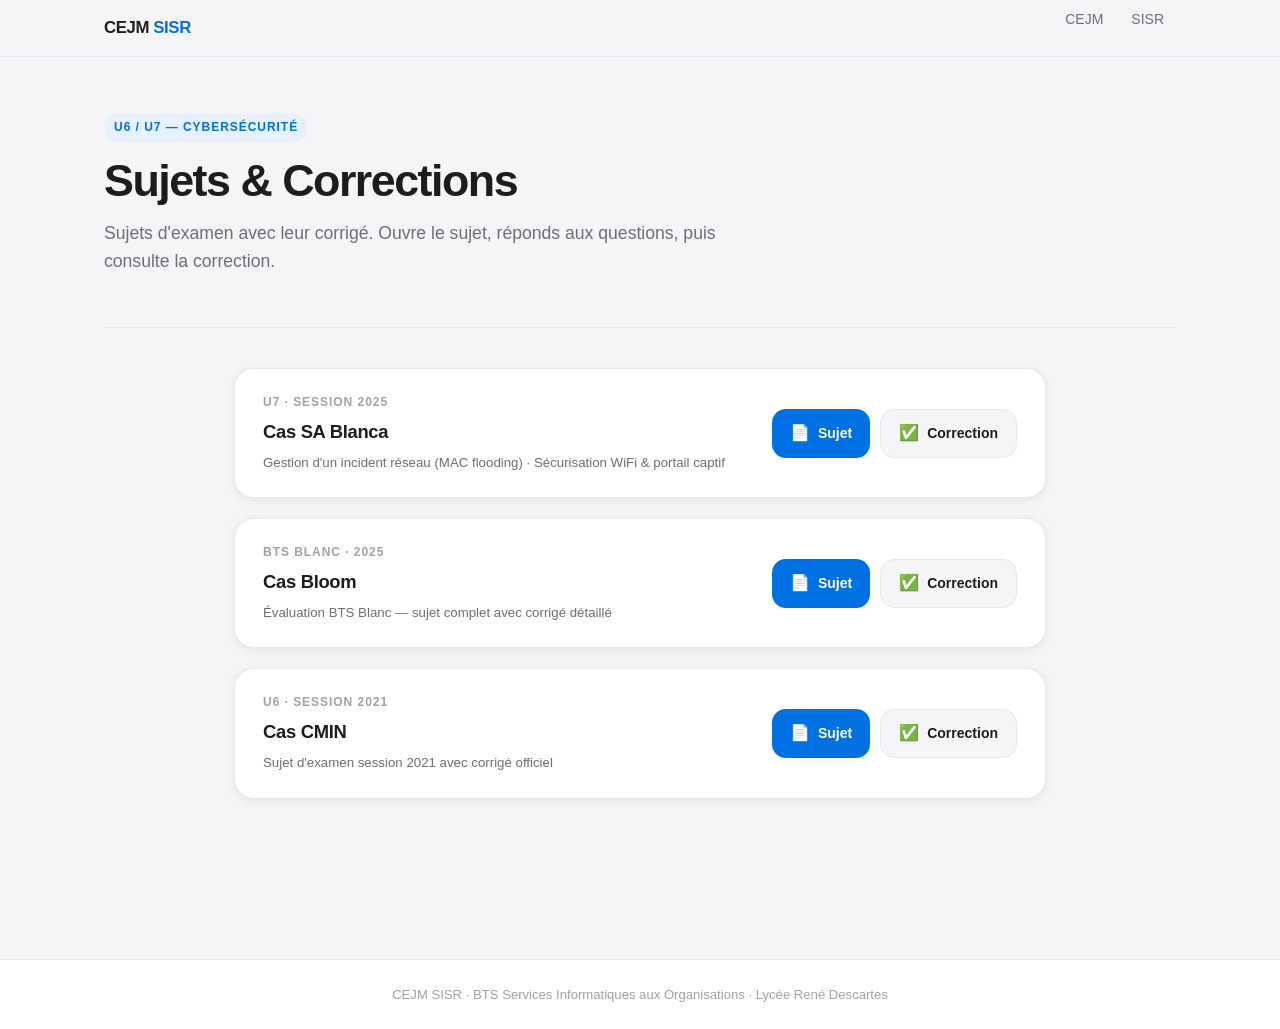
<file: sujets.html>
﻿<!DOCTYPE html>
<html lang="fr">
<head>
  <meta charset="UTF-8">
  <meta name="viewport" content="width=device-width, initial-scale=1.0">
  <title>Sujets & Corrections — SISR</title>
  <link rel="stylesheet" href="css/style.css">
  <style>
    .sujets-grid {
      display: flex;
      flex-direction: column;
      gap: 20px;
      max-width: 860px;
      margin: 0 auto;
      padding: 0 24px 80px;
    }

    .sujet-row {
      background: var(--bg-card);
      border: 1px solid var(--border-light);
      border-radius: var(--radius-lg);
      padding: 24px 28px;
      display: flex;
      align-items: center;
      gap: 20px;
      box-shadow: var(--shadow-sm);
    }

    .sujet-info {
      flex: 1;
    }
    .sujet-year {
      font-size: 0.75rem;
      font-weight: 700;
      text-transform: uppercase;
      letter-spacing: 0.08em;
      color: var(--text-muted);
      margin-bottom: 4px;
    }
    .sujet-name {
      font-size: 1.15rem;
      font-weight: 700;
      color: var(--text);
      letter-spacing: -0.3px;
    }
    .sujet-desc {
      font-size: 0.83rem;
      color: var(--text-secondary);
      margin-top: 4px;
    }

    .sujet-btns {
      display: flex;
      gap: 10px;
      flex-shrink: 0;
    }

    .pdf-btn {
      display: flex;
      align-items: center;
      gap: 8px;
      padding: 10px 18px;
      border-radius: var(--radius);
      font-size: 0.875rem;
      font-weight: 600;
      text-decoration: none;
      transition: opacity 0.15s;
      cursor: pointer;
    }
    .pdf-btn:hover { opacity: 0.82; }

    .btn-sujet {
      background: var(--accent);
      color: #fff;
    }
    .btn-corr {
      background: var(--bg);
      color: var(--text);
      border: 1px solid var(--border-light);
    }

    .pdf-icon {
      font-size: 1rem;
      flex-shrink: 0;
    }

    @media (max-width: 640px) {
      .sujet-row {
        flex-direction: column;
        align-items: flex-start;
        padding: 20px;
      }
      .sujet-btns {
        width: 100%;
      }
      .pdf-btn {
        flex: 1;
        justify-content: center;
      }
    }
  </style>
</head>
<body>

  <header class="site-header">
    <nav class="nav">
      <a href="index.html" class="nav-logo">CEJM <span>SISR</span></a>
      <ul class="nav-links">
        <li><a href="index.html">CEJM</a></li>
        <li><a href="sisr-menu.html" class="active">SISR</a></li>
      </ul>
    </nav>
  </header>

  <main class="page">

    <div class="page-hero">
      <div class="badge">U6 / U7 — Cybersécurité</div>
      <h1>Sujets & Corrections</h1>
      <p>Sujets d'examen avec leur corrigé. Ouvre le sujet, réponds aux questions, puis consulte la correction.</p>
    </div>

    <div class="sujets-grid">

      <!-- BLANCA 2025 -->
      <div class="sujet-row fade-up">
        <div class="sujet-info">
          <div class="sujet-year">U7 · Session 2025</div>
          <div class="sujet-name">Cas SA Blanca</div>
          <div class="sujet-desc">Gestion d'un incident réseau (MAC flooding) · Sécurisation WiFi & portail captif</div>
        </div>
        <div class="sujet-btns">
          <a href="pdfs/blanca-2025-sujet.pdf" target="_blank" class="pdf-btn btn-sujet">
            <span class="pdf-icon">📄</span> Sujet
          </a>
          <a href="pdfs/blanca-2025-correction.pdf" target="_blank" class="pdf-btn btn-corr">
            <span class="pdf-icon">✅</span> Correction
          </a>
        </div>
      </div>

      <!-- BLOOM 2025 -->
      <div class="sujet-row fade-up delay-1">
        <div class="sujet-info">
          <div class="sujet-year">BTS Blanc · 2025</div>
          <div class="sujet-name">Cas Bloom</div>
          <div class="sujet-desc">Évaluation BTS Blanc — sujet complet avec corrigé détaillé</div>
        </div>
        <div class="sujet-btns">
          <a href="pdfs/bloom-2025-sujet.pdf" target="_blank" class="pdf-btn btn-sujet">
            <span class="pdf-icon">📄</span> Sujet
          </a>
          <a href="pdfs/bloom-2025-correction.pdf" target="_blank" class="pdf-btn btn-corr">
            <span class="pdf-icon">✅</span> Correction
          </a>
        </div>
      </div>

      <!-- CMIN 2021 -->
      <div class="sujet-row fade-up delay-2">
        <div class="sujet-info">
          <div class="sujet-year">U6 · Session 2021</div>
          <div class="sujet-name">Cas CMIN</div>
          <div class="sujet-desc">Sujet d'examen session 2021 avec corrigé officiel</div>
        </div>
        <div class="sujet-btns">
          <a href="pdfs/cmin-2021-sujet.pdf" target="_blank" class="pdf-btn btn-sujet">
            <span class="pdf-icon">📄</span> Sujet
          </a>
          <a href="pdfs/cmin-2021-correction.pdf" target="_blank" class="pdf-btn btn-corr">
            <span class="pdf-icon">✅</span> Correction
          </a>
        </div>
      </div>

    </div>

  </main>

  <footer class="site-footer">
    CEJM SISR · BTS Services Informatiques aux Organisations · Lycée René Descartes
  </footer>

  <button id="scrollTop" title="Retour en haut">↑</button>
  <script src="js/script.js"></script>
</body>
</html>
</file>
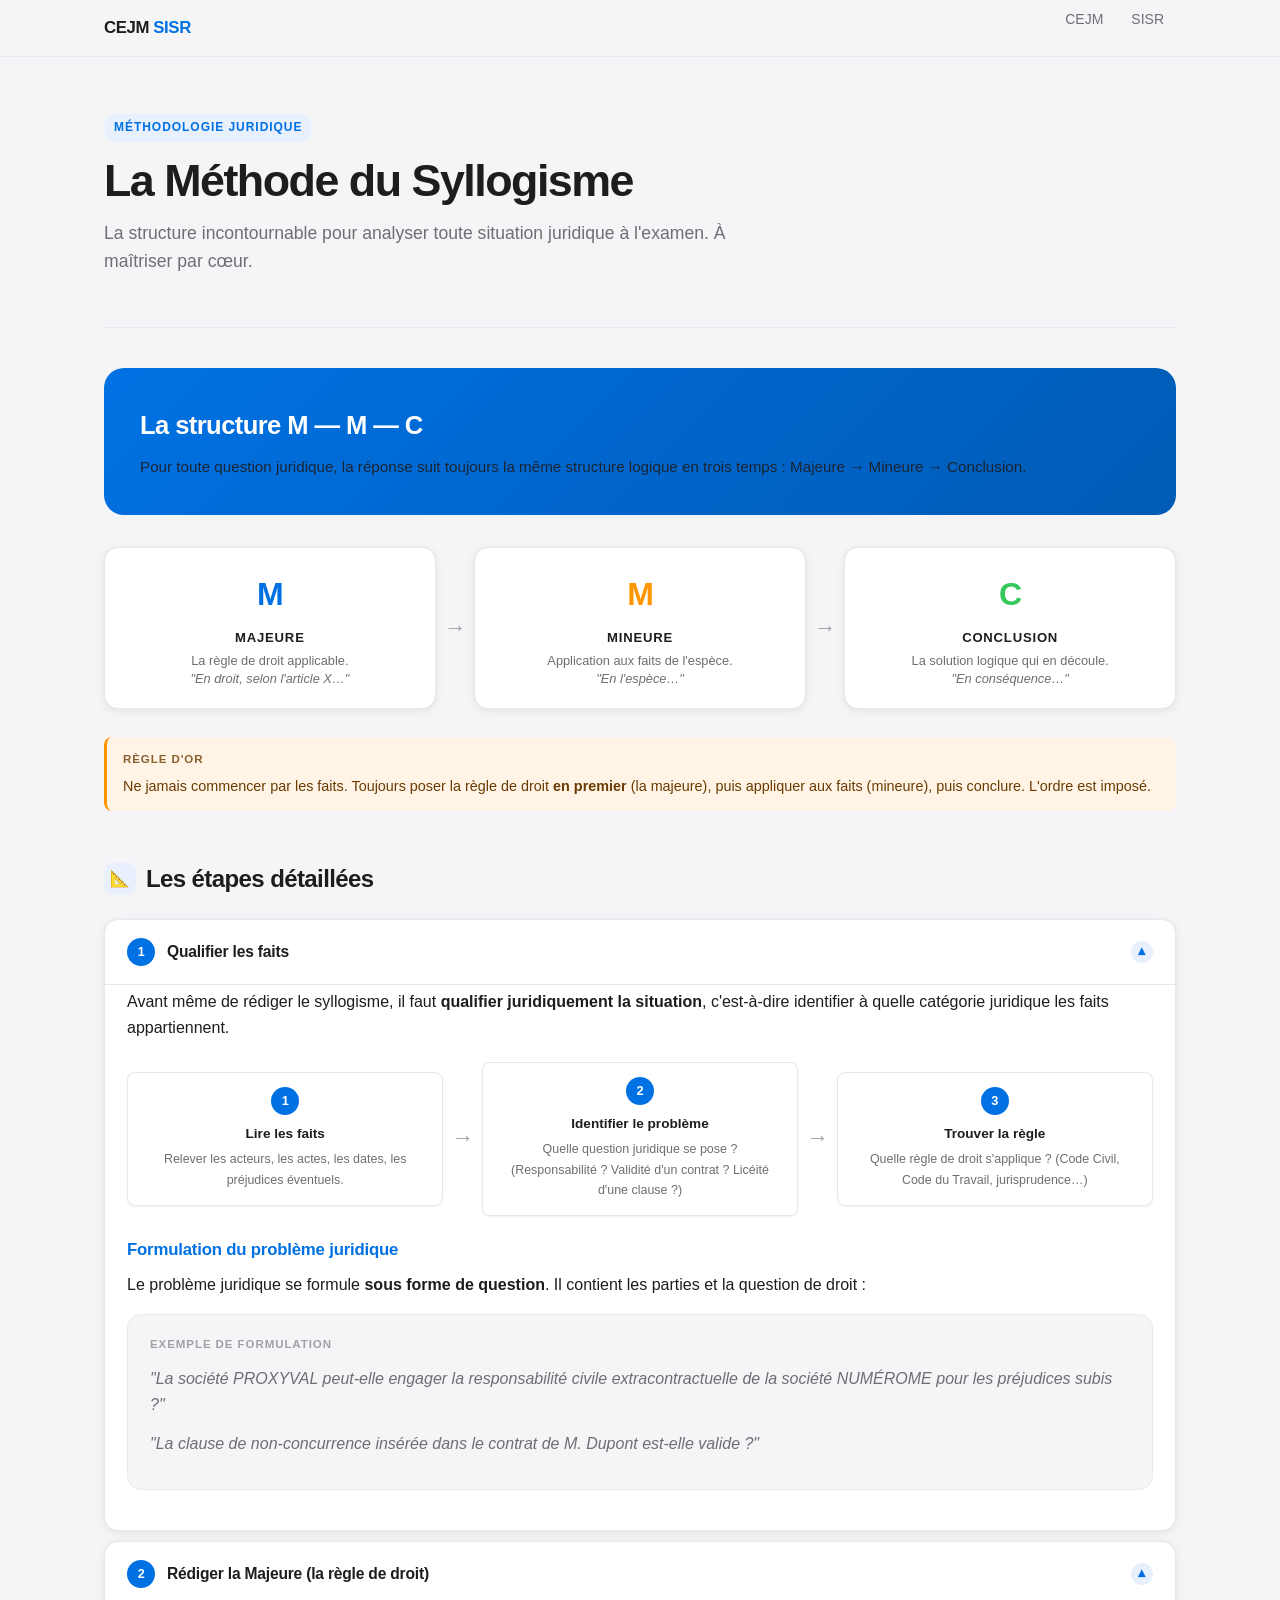
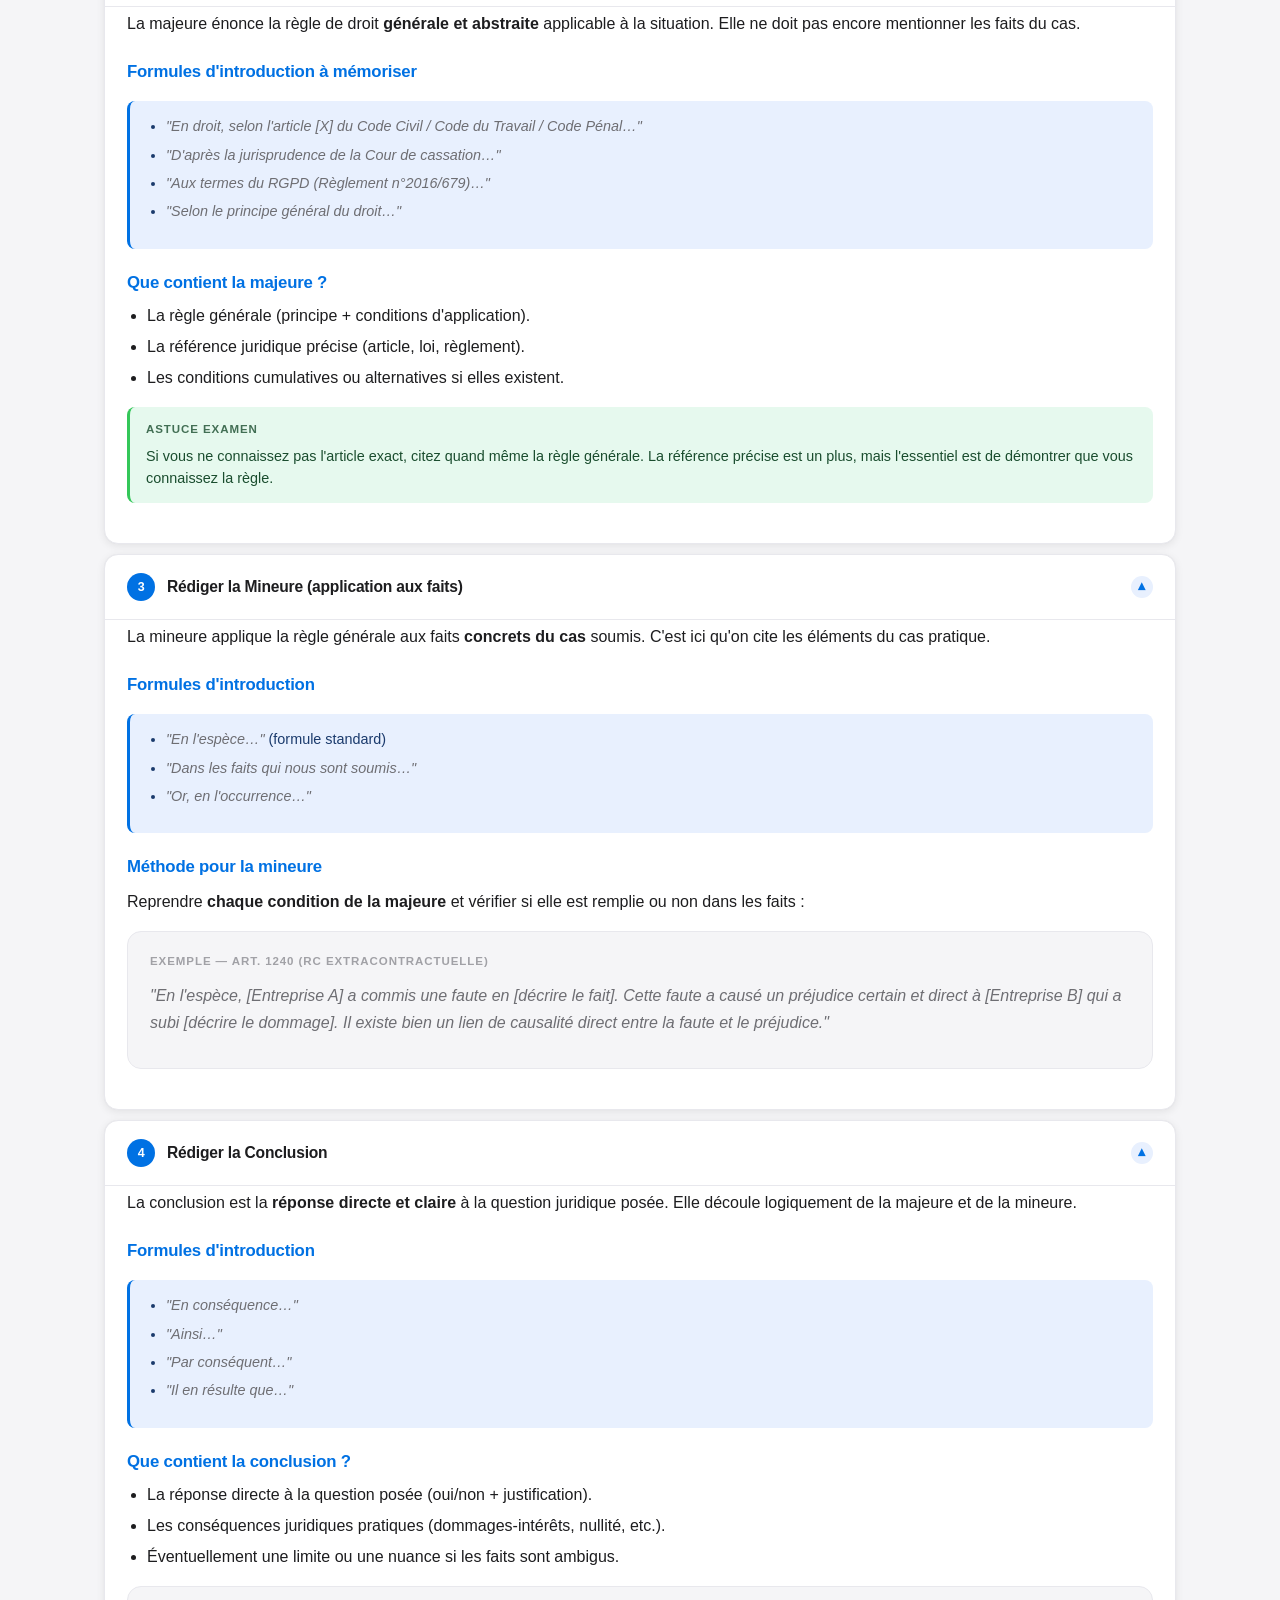
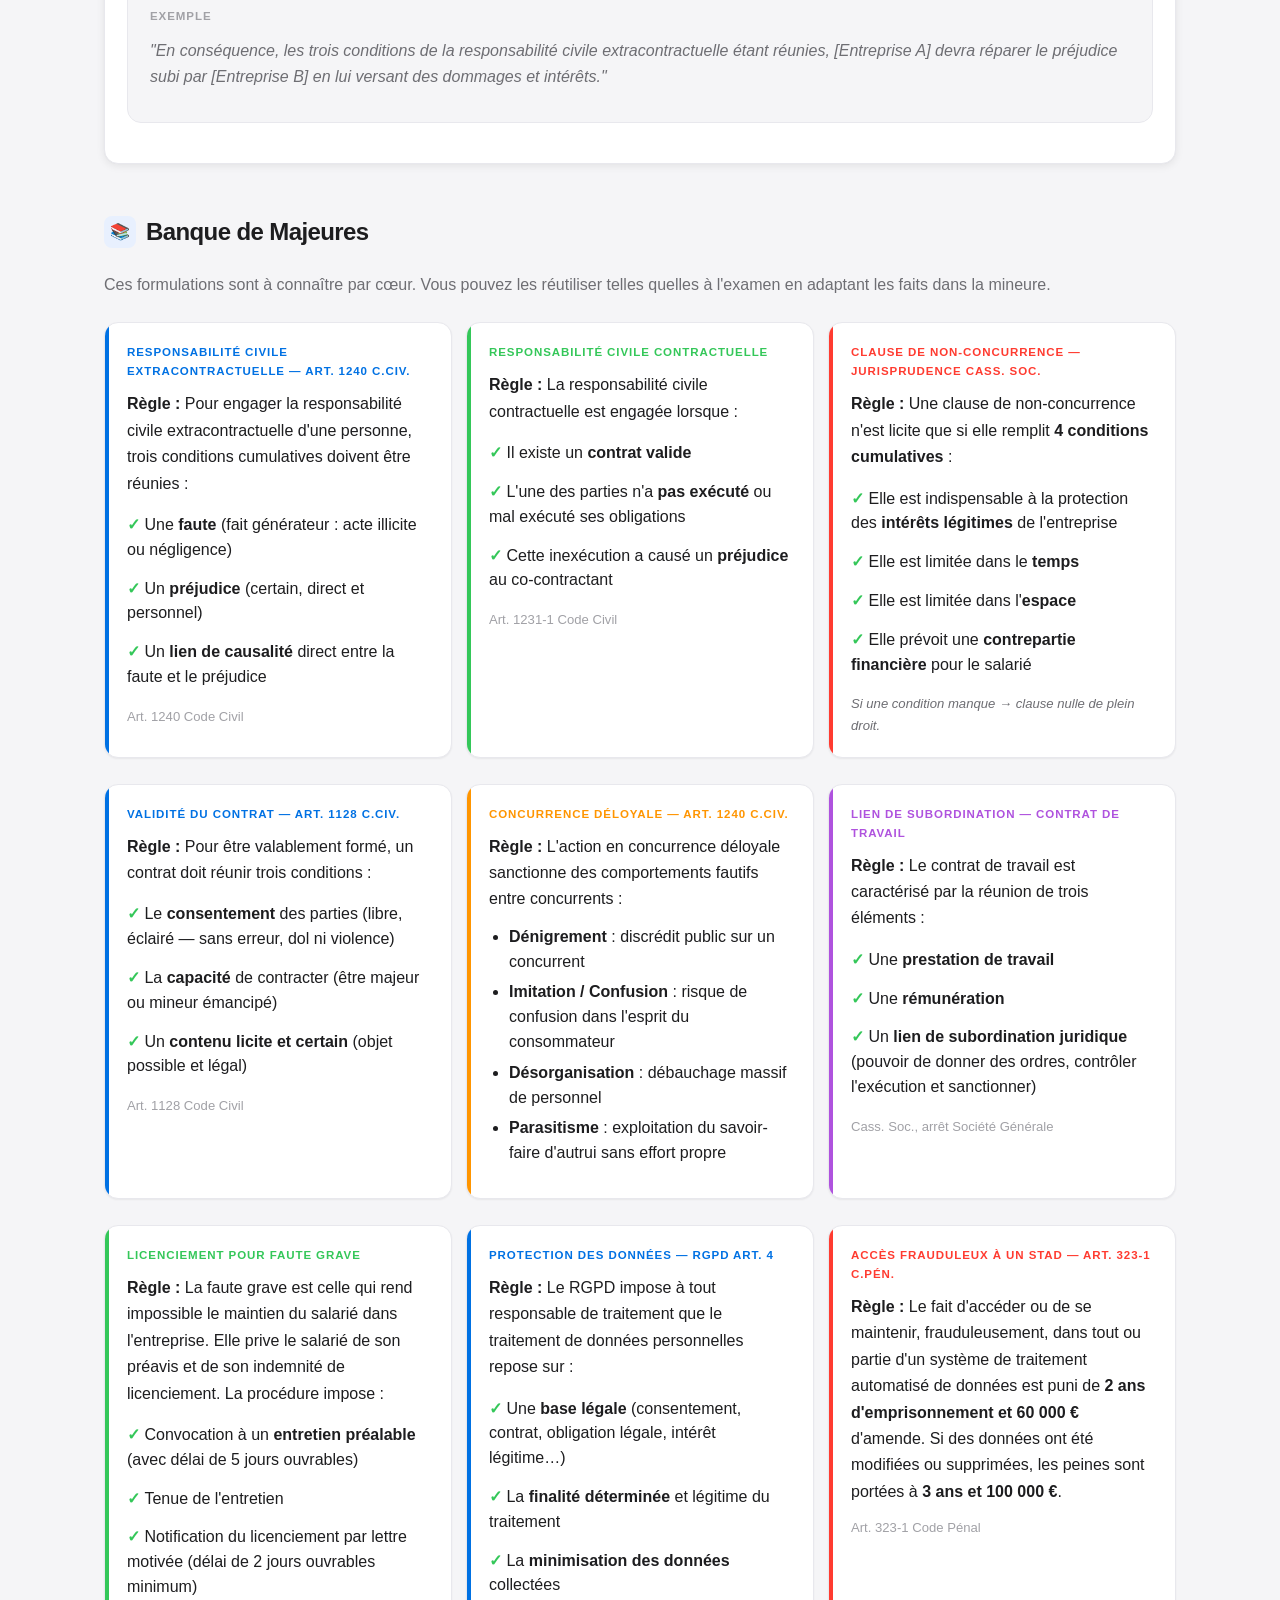
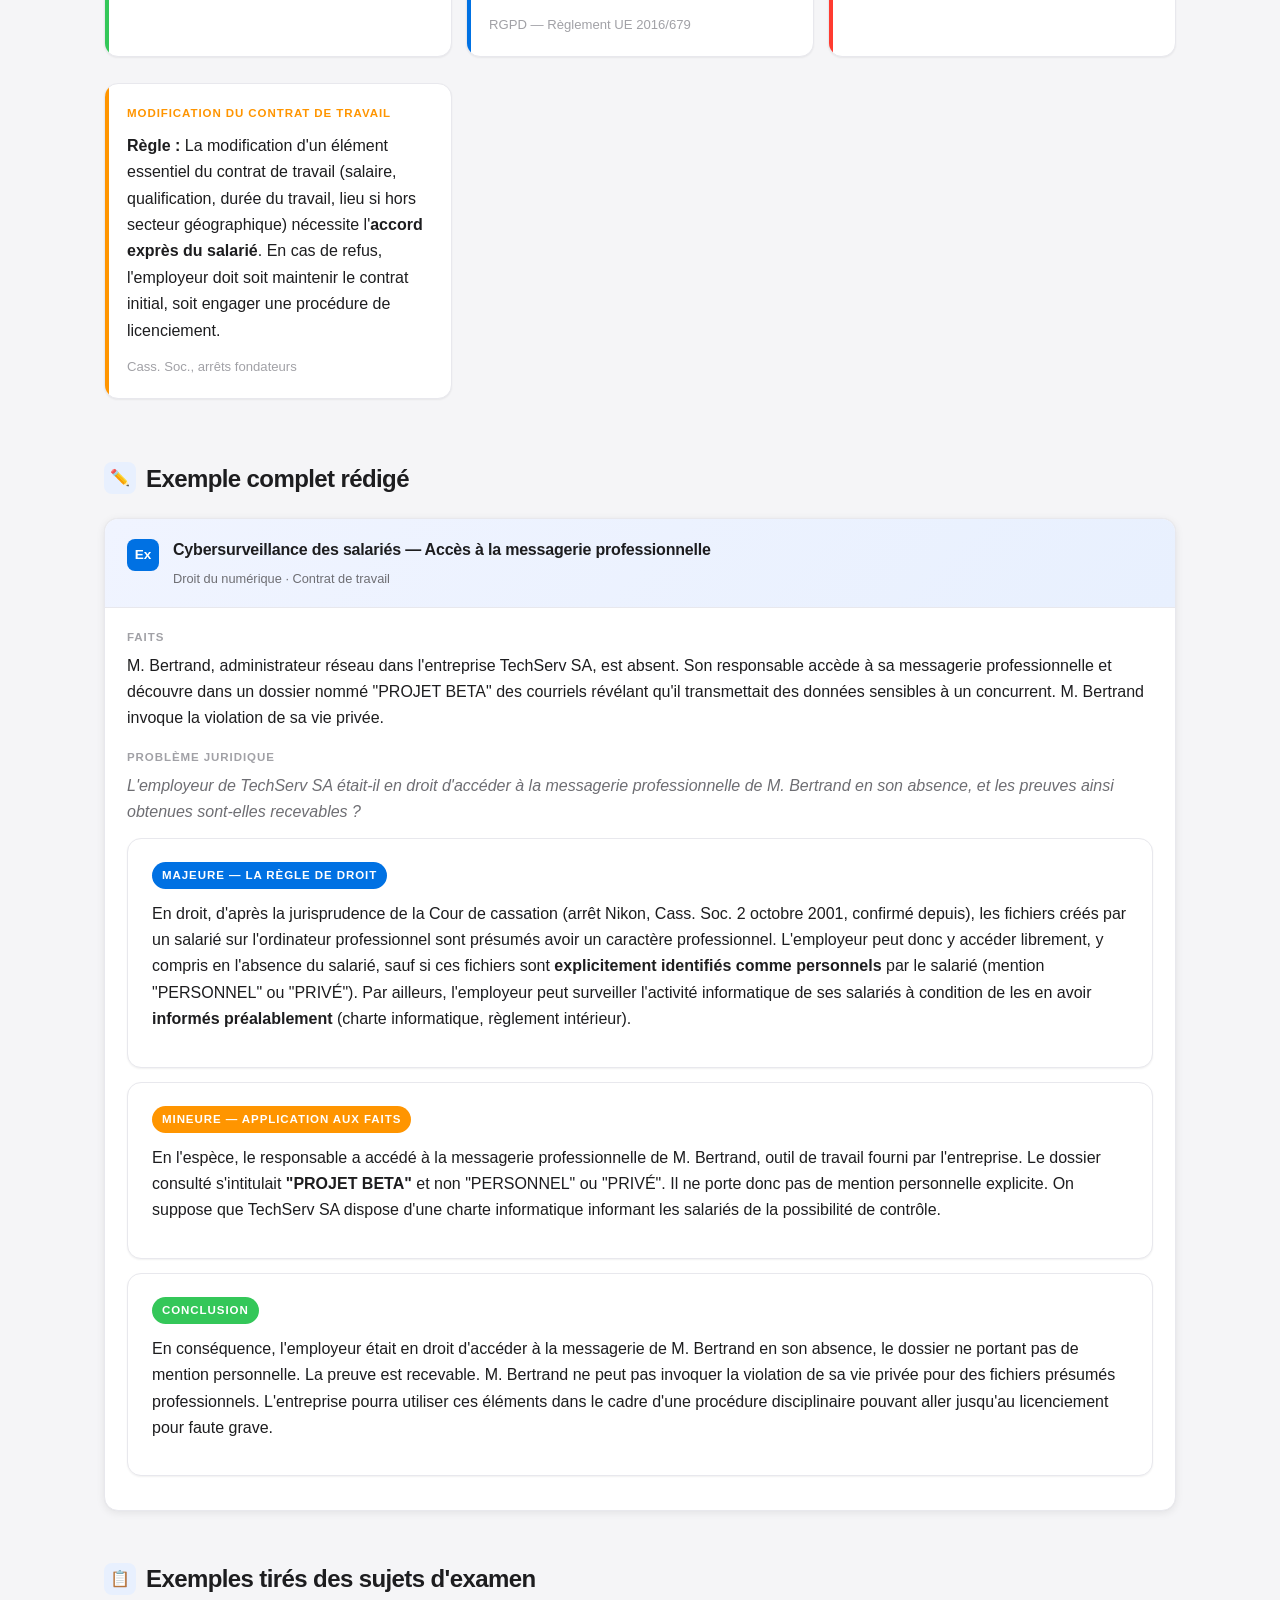
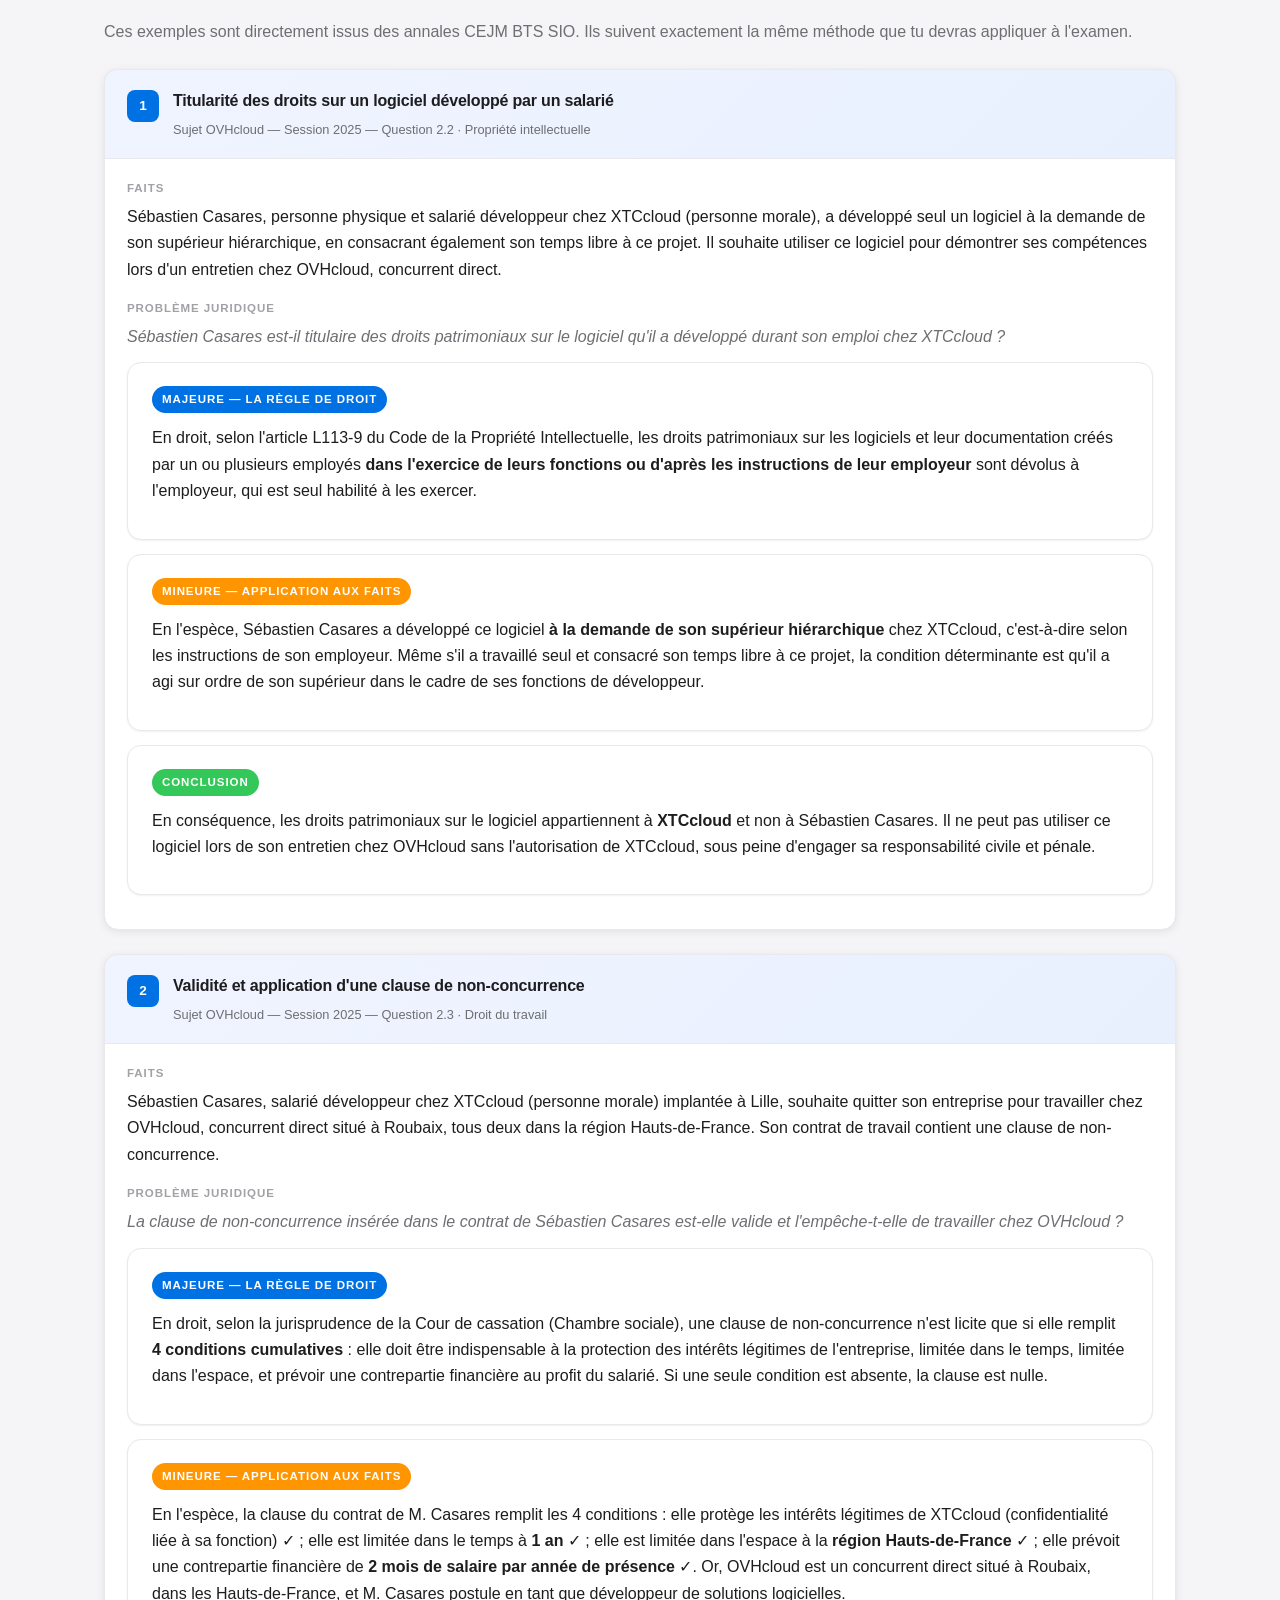
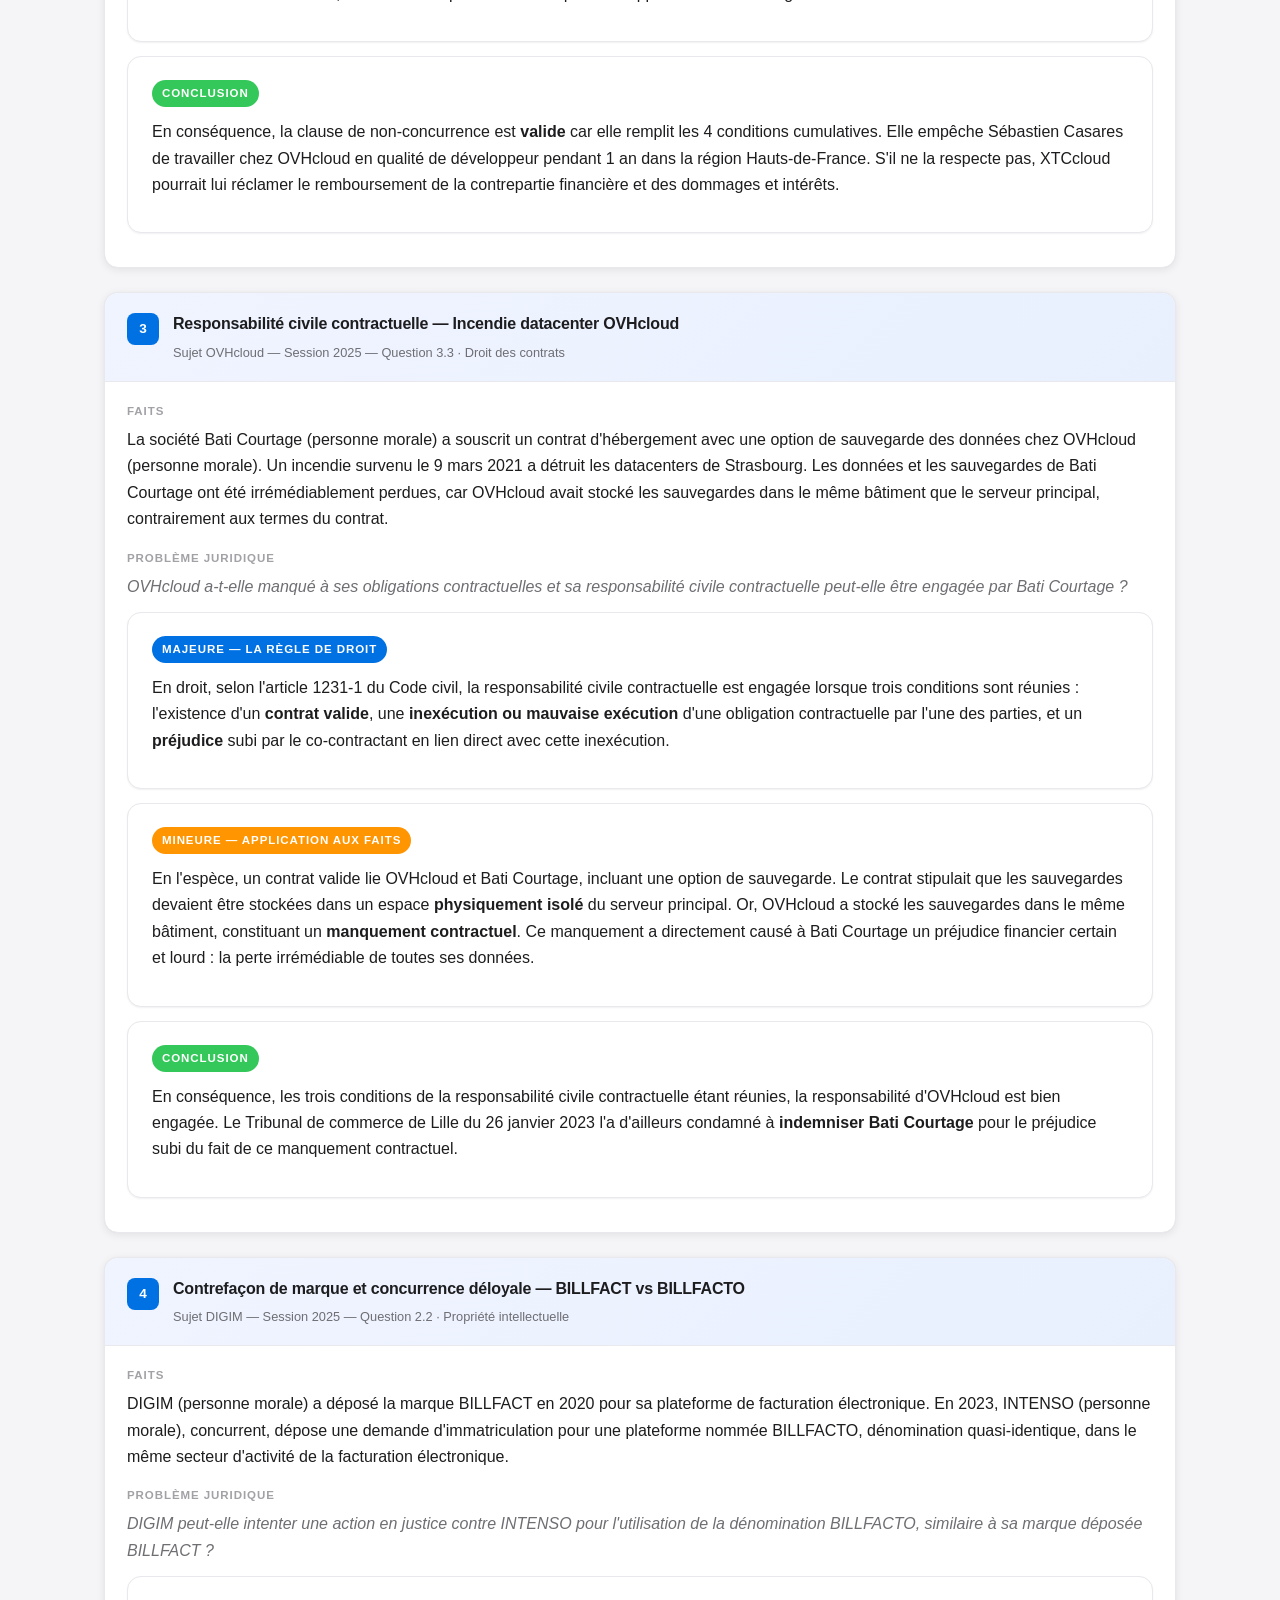
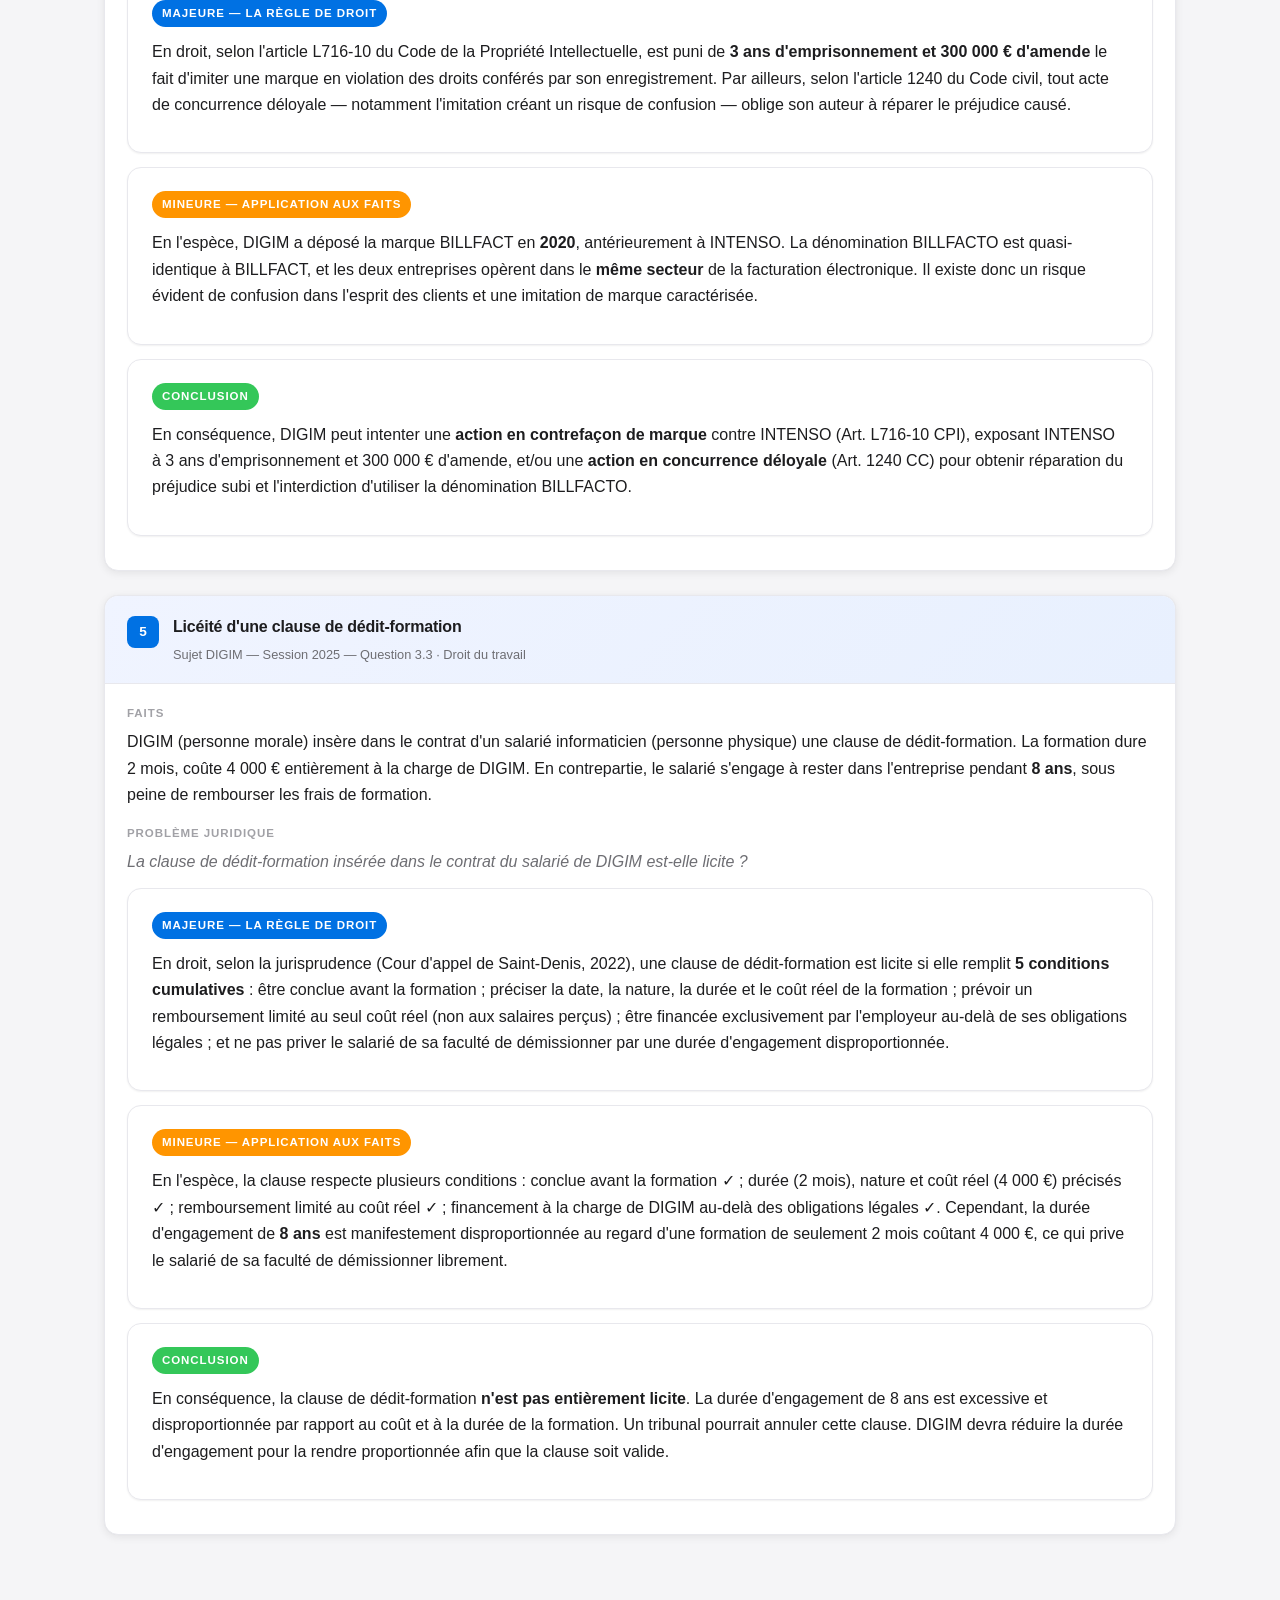
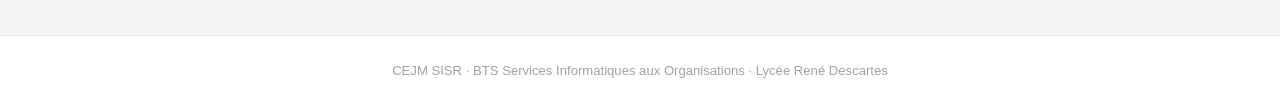
<file: syllogisme.html>
﻿<!DOCTYPE html>
<html lang="fr">
<head>
  <meta charset="UTF-8">
  <meta name="viewport" content="width=device-width, initial-scale=1.0">
  <title>Méthode Syllogisme — CEJM BTS SIO SISR</title>
  <link rel="stylesheet" href="css/style.css">
  <style>
    .method-hero {
      background: linear-gradient(135deg, #0071e3 0%, #005bb5 100%);
      border-radius: var(--radius-lg);
      padding: 36px 36px;
      color: #fff;
      margin-bottom: 32px;
    }
    .method-hero h2 { font-size: 1.6rem; font-weight: 800; letter-spacing: -0.6px; margin-bottom: 8px; }
    .method-hero p { opacity: 0.88; font-size: 0.95rem; line-height: 1.6; margin: 0; }

    .mmc-flow {
      display: grid;
      grid-template-columns: 1fr auto 1fr auto 1fr;
      align-items: center;
      gap: 8px;
      margin: 28px 0;
    }
    .mmc-box {
      background: var(--bg-card);
      border: 1px solid var(--border-light);
      border-radius: var(--radius);
      padding: 20px;
      text-align: center;
      box-shadow: var(--shadow-sm);
    }
    .mmc-box .mmc-letter {
      font-size: 2rem;
      font-weight: 800;
      letter-spacing: -1px;
      margin-bottom: 6px;
    }
    .mmc-box.m1 .mmc-letter { color: var(--accent); }
    .mmc-box.m2 .mmc-letter { color: var(--orange); }
    .mmc-box.c .mmc-letter { color: var(--green); }
    .mmc-box .mmc-label { font-size: 0.82rem; font-weight: 700; text-transform: uppercase; letter-spacing: 0.06em; margin-bottom: 4px; }
    .mmc-box .mmc-desc { font-size: 0.8rem; color: var(--text-secondary); line-height: 1.4; }
    .mmc-arrow { font-size: 1.4rem; color: var(--text-muted); }

    .qual-flow {
      display: grid;
      grid-template-columns: 1fr auto 1fr auto 1fr;
      align-items: center;
      gap: 8px;
      margin: 20px 0;
    }
    .qual-box {
      background: var(--bg-card);
      border: 1px solid var(--border-light);
      border-radius: var(--radius-sm);
      padding: 14px 16px;
      text-align: center;
      box-shadow: var(--shadow-xs);
    }
    .qual-box .q-num {
      width: 28px; height: 28px;
      border-radius: 50%;
      background: var(--accent);
      color: #fff;
      font-size: 0.8rem;
      font-weight: 700;
      display: flex; align-items: center; justify-content: center;
      margin: 0 auto 8px;
    }
    .qual-box .q-title { font-size: 0.85rem; font-weight: 700; margin-bottom: 4px; }
    .qual-box .q-desc { font-size: 0.78rem; color: var(--text-secondary); }

    .example-bloc {
      background: var(--bg);
      border: 1px solid var(--border-light);
      border-radius: var(--radius);
      padding: 20px 22px;
      margin: 16px 0;
    }
    .example-bloc .ex-label {
      font-size: 0.72rem;
      font-weight: 700;
      text-transform: uppercase;
      letter-spacing: 0.08em;
      color: var(--text-muted);
      margin-bottom: 12px;
    }

    .banque-grid {
      display: grid;
      grid-template-columns: repeat(auto-fill, minmax(320px, 1fr));
      gap: 14px;
      margin: 20px 0;
    }

    @media (max-width: 768px) {
      .mmc-flow { grid-template-columns: 1fr; }
      .mmc-arrow { display: none; }
      .qual-flow { grid-template-columns: 1fr; }
      .qual-box .mmc-arrow { display: none; }
      .banque-grid { grid-template-columns: 1fr; }
    }
  </style>
</head>
<body>

  <header class="site-header">
    <nav class="nav">
      <a href="index.html" class="nav-logo">CEJM <span>SISR</span></a>
      <ul class="nav-links">
        <li><a href="index.html" class="active">CEJM</a></li>
        <li><a href="sisr-menu.html">SISR</a></li>
      </ul>
    </nav>
  </header>

  <main class="page">

    <!-- HERO -->
    <div class="page-hero">
      <div class="badge">Méthodologie juridique</div>
      <h1>La Méthode du Syllogisme</h1>
      <p>La structure incontournable pour analyser toute situation juridique à l'examen. À maîtriser par cœur.</p>
    </div>

    <!-- MÉTHODE MMC -->
    <div class="method-hero">
      <h2>La structure M — M — C</h2>
      <p>Pour toute question juridique, la réponse suit toujours la même structure logique en trois temps : Majeure → Mineure → Conclusion.</p>
    </div>

    <div class="mmc-flow">
      <div class="mmc-box m1">
        <div class="mmc-letter">M</div>
        <div class="mmc-label">Majeure</div>
        <div class="mmc-desc">La règle de droit applicable.<br><em>"En droit, selon l'article X…"</em></div>
      </div>
      <div class="mmc-arrow">→</div>
      <div class="mmc-box m2">
        <div class="mmc-letter">M</div>
        <div class="mmc-label">Mineure</div>
        <div class="mmc-desc">Application aux faits de l'espèce.<br><em>"En l'espèce…"</em></div>
      </div>
      <div class="mmc-arrow">→</div>
      <div class="mmc-box c">
        <div class="mmc-letter">C</div>
        <div class="mmc-label">Conclusion</div>
        <div class="mmc-desc">La solution logique qui en découle.<br><em>"En conséquence…"</em></div>
      </div>
    </div>

    <div class="callout callout-orange" style="margin-bottom:32px;">
      <div class="callout-title">Règle d'or</div>
      Ne jamais commencer par les faits. Toujours poser la règle de droit <strong>en premier</strong> (la majeure), puis appliquer aux faits (mineure), puis conclure. L'ordre est imposé.
    </div>


    <!-- ÉTAPES DÉTAILLÉES -->
    <h2 class="section-title"><span class="icon">📐</span>Les étapes détaillées</h2>

    <div class="accordion-group">

      <div class="accordion open">
        <div class="accordion-header">
          <div class="acc-left"><div class="acc-num">1</div>Qualifier les faits</div>
          <div class="acc-chevron">▾</div>
        </div>
        <div class="accordion-body">
          <div class="accordion-content">
            <p>Avant même de rédiger le syllogisme, il faut <strong>qualifier juridiquement la situation</strong>, c'est-à-dire identifier à quelle catégorie juridique les faits appartiennent.</p>

            <div class="qual-flow">
              <div class="qual-box">
                <div class="q-num">1</div>
                <div class="q-title">Lire les faits</div>
                <div class="q-desc">Relever les acteurs, les actes, les dates, les préjudices éventuels.</div>
              </div>
              <div class="mmc-arrow">→</div>
              <div class="qual-box">
                <div class="q-num">2</div>
                <div class="q-title">Identifier le problème</div>
                <div class="q-desc">Quelle question juridique se pose ? (Responsabilité ? Validité d'un contrat ? Licéité d'une clause ?)</div>
              </div>
              <div class="mmc-arrow">→</div>
              <div class="qual-box">
                <div class="q-num">3</div>
                <div class="q-title">Trouver la règle</div>
                <div class="q-desc">Quelle règle de droit s'applique ? (Code Civil, Code du Travail, jurisprudence…)</div>
              </div>
            </div>

            <h3>Formulation du problème juridique</h3>
            <p>Le problème juridique se formule <strong>sous forme de question</strong>. Il contient les parties et la question de droit :</p>
            <div class="example-bloc">
              <div class="ex-label">Exemple de formulation</div>
              <p><em>"La société PROXYVAL peut-elle engager la responsabilité civile extracontractuelle de la société NUMÉROME pour les préjudices subis ?"</em></p>
              <p><em>"La clause de non-concurrence insérée dans le contrat de M. Dupont est-elle valide ?"</em></p>
            </div>
          </div>
        </div>
      </div>

      <div class="accordion open">
        <div class="accordion-header">
          <div class="acc-left"><div class="acc-num">2</div>Rédiger la Majeure (la règle de droit)</div>
          <div class="acc-chevron">▾</div>
        </div>
        <div class="accordion-body">
          <div class="accordion-content">
            <p>La majeure énonce la règle de droit <strong>générale et abstraite</strong> applicable à la situation. Elle ne doit pas encore mentionner les faits du cas.</p>

            <h3>Formules d'introduction à mémoriser</h3>
            <div class="callout callout-blue">
              <ul>
                <li><em>"En droit, selon l'article [X] du Code Civil / Code du Travail / Code Pénal…"</em></li>
                <li><em>"D'après la jurisprudence de la Cour de cassation…"</em></li>
                <li><em>"Aux termes du RGPD (Règlement n°2016/679)…"</em></li>
                <li><em>"Selon le principe général du droit…"</em></li>
              </ul>
            </div>

            <h3>Que contient la majeure ?</h3>
            <ul>
              <li>La règle générale (principe + conditions d'application).</li>
              <li>La référence juridique précise (article, loi, règlement).</li>
              <li>Les conditions cumulatives ou alternatives si elles existent.</li>
            </ul>

            <div class="callout callout-green">
              <div class="callout-title">Astuce examen</div>
              Si vous ne connaissez pas l'article exact, citez quand même la règle générale. La référence précise est un plus, mais l'essentiel est de démontrer que vous connaissez la règle.
            </div>
          </div>
        </div>
      </div>

      <div class="accordion open">
        <div class="accordion-header">
          <div class="acc-left"><div class="acc-num">3</div>Rédiger la Mineure (application aux faits)</div>
          <div class="acc-chevron">▾</div>
        </div>
        <div class="accordion-body">
          <div class="accordion-content">
            <p>La mineure applique la règle générale aux faits <strong>concrets du cas</strong> soumis. C'est ici qu'on cite les éléments du cas pratique.</p>

            <h3>Formules d'introduction</h3>
            <div class="callout callout-blue">
              <ul>
                <li><em>"En l'espèce…"</em> (formule standard)</li>
                <li><em>"Dans les faits qui nous sont soumis…"</em></li>
                <li><em>"Or, en l'occurrence…"</em></li>
              </ul>
            </div>

            <h3>Méthode pour la mineure</h3>
            <p>Reprendre <strong>chaque condition de la majeure</strong> et vérifier si elle est remplie ou non dans les faits :</p>
            <div class="example-bloc">
              <div class="ex-label">Exemple — Art. 1240 (RC extracontractuelle)</div>
              <p><em>"En l'espèce, [Entreprise A] a commis une faute en [décrire le fait]. Cette faute a causé un préjudice certain et direct à [Entreprise B] qui a subi [décrire le dommage]. Il existe bien un lien de causalité direct entre la faute et le préjudice."</em></p>
            </div>
          </div>
        </div>
      </div>

      <div class="accordion open">
        <div class="accordion-header">
          <div class="acc-left"><div class="acc-num">4</div>Rédiger la Conclusion</div>
          <div class="acc-chevron">▾</div>
        </div>
        <div class="accordion-body">
          <div class="accordion-content">
            <p>La conclusion est la <strong>réponse directe et claire</strong> à la question juridique posée. Elle découle logiquement de la majeure et de la mineure.</p>

            <h3>Formules d'introduction</h3>
            <div class="callout callout-blue">
              <ul>
                <li><em>"En conséquence…"</em></li>
                <li><em>"Ainsi…"</em></li>
                <li><em>"Par conséquent…"</em></li>
                <li><em>"Il en résulte que…"</em></li>
              </ul>
            </div>

            <h3>Que contient la conclusion ?</h3>
            <ul>
              <li>La réponse directe à la question posée (oui/non + justification).</li>
              <li>Les conséquences juridiques pratiques (dommages-intérêts, nullité, etc.).</li>
              <li>Éventuellement une limite ou une nuance si les faits sont ambigus.</li>
            </ul>

            <div class="example-bloc">
              <div class="ex-label">Exemple</div>
              <p><em>"En conséquence, les trois conditions de la responsabilité civile extracontractuelle étant réunies, [Entreprise A] devra réparer le préjudice subi par [Entreprise B] en lui versant des dommages et intérêts."</em></p>
            </div>
          </div>
        </div>
      </div>

    </div><!-- /accordion-group -->


    <!-- BANQUE DE MAJEURES -->
    <h2 class="section-title" style="margin-top:48px;"><span class="icon">📚</span>Banque de Majeures</h2>
    <p style="color:var(--text-secondary); margin-bottom:24px;">Ces formulations sont à connaître par cœur. Vous pouvez les réutiliser telles quelles à l'examen en adaptant les faits dans la mineure.</p>

    <div class="banque-grid">

      <div class="majeure-card">
        <div class="m-title">Responsabilité Civile Extracontractuelle — Art. 1240 C.Civ.</div>
        <p><strong>Règle :</strong> Pour engager la responsabilité civile extracontractuelle d'une personne, trois conditions cumulatives doivent être réunies :</p>
        <ul class="condition-list">
          <li>Une <strong>faute</strong> (fait générateur : acte illicite ou négligence)</li>
          <li>Un <strong>préjudice</strong> (certain, direct et personnel)</li>
          <li>Un <strong>lien de causalité</strong> direct entre la faute et le préjudice</li>
        </ul>
        <p style="font-size:0.82rem; color:var(--text-muted); margin:8px 0 0;">Art. 1240 Code Civil</p>
      </div>

      <div class="majeure-card green">
        <div class="m-title" style="color:var(--green)">Responsabilité Civile Contractuelle</div>
        <p><strong>Règle :</strong> La responsabilité civile contractuelle est engagée lorsque :</p>
        <ul class="condition-list">
          <li>Il existe un <strong>contrat valide</strong></li>
          <li>L'une des parties n'a <strong>pas exécuté</strong> ou mal exécuté ses obligations</li>
          <li>Cette inexécution a causé un <strong>préjudice</strong> au co-contractant</li>
        </ul>
        <p style="font-size:0.82rem; color:var(--text-muted); margin:8px 0 0;">Art. 1231-1 Code Civil</p>
      </div>

      <div class="majeure-card red">
        <div class="m-title">Clause de Non-Concurrence — Jurisprudence Cass. Soc.</div>
        <p><strong>Règle :</strong> Une clause de non-concurrence n'est licite que si elle remplit <strong>4 conditions cumulatives</strong> :</p>
        <ul class="condition-list">
          <li>Elle est indispensable à la protection des <strong>intérêts légitimes</strong> de l'entreprise</li>
          <li>Elle est limitée dans le <strong>temps</strong></li>
          <li>Elle est limitée dans l'<strong>espace</strong></li>
          <li>Elle prévoit une <strong>contrepartie financière</strong> pour le salarié</li>
        </ul>
        <p style="font-size:0.82rem; color:var(--text-muted); margin:8px 0 0;"><em>Si une condition manque → clause nulle de plein droit.</em></p>
      </div>

      <div class="majeure-card">
        <div class="m-title">Validité du Contrat — Art. 1128 C.Civ.</div>
        <p><strong>Règle :</strong> Pour être valablement formé, un contrat doit réunir trois conditions :</p>
        <ul class="condition-list">
          <li>Le <strong>consentement</strong> des parties (libre, éclairé — sans erreur, dol ni violence)</li>
          <li>La <strong>capacité</strong> de contracter (être majeur ou mineur émancipé)</li>
          <li>Un <strong>contenu licite et certain</strong> (objet possible et légal)</li>
        </ul>
        <p style="font-size:0.82rem; color:var(--text-muted); margin:8px 0 0;">Art. 1128 Code Civil</p>
      </div>

      <div class="majeure-card orange">
        <div class="m-title" style="color:var(--orange)">Concurrence Déloyale — Art. 1240 C.Civ.</div>
        <p><strong>Règle :</strong> L'action en concurrence déloyale sanctionne des comportements fautifs entre concurrents :</p>
        <ul>
          <li><strong>Dénigrement</strong> : discrédit public sur un concurrent</li>
          <li><strong>Imitation / Confusion</strong> : risque de confusion dans l'esprit du consommateur</li>
          <li><strong>Désorganisation</strong> : débauchage massif de personnel</li>
          <li><strong>Parasitisme</strong> : exploitation du savoir-faire d'autrui sans effort propre</li>
        </ul>
      </div>

      <div class="majeure-card purple">
        <div class="m-title" style="color:var(--purple)">Lien de Subordination — Contrat de Travail</div>
        <p><strong>Règle :</strong> Le contrat de travail est caractérisé par la réunion de trois éléments :</p>
        <ul class="condition-list">
          <li>Une <strong>prestation de travail</strong></li>
          <li>Une <strong>rémunération</strong></li>
          <li>Un <strong>lien de subordination juridique</strong> (pouvoir de donner des ordres, contrôler l'exécution et sanctionner)</li>
        </ul>
        <p style="font-size:0.82rem; color:var(--text-muted); margin:8px 0 0;">Cass. Soc., arrêt Société Générale</p>
      </div>

      <div class="majeure-card green">
        <div class="m-title" style="color:var(--green)">Licenciement pour Faute Grave</div>
        <p><strong>Règle :</strong> La faute grave est celle qui rend impossible le maintien du salarié dans l'entreprise. Elle prive le salarié de son préavis et de son indemnité de licenciement. La procédure impose :</p>
        <ul class="condition-list">
          <li>Convocation à un <strong>entretien préalable</strong> (avec délai de 5 jours ouvrables)</li>
          <li>Tenue de l'entretien</li>
          <li>Notification du licenciement par lettre motivée (délai de 2 jours ouvrables minimum)</li>
        </ul>
      </div>

      <div class="majeure-card">
        <div class="m-title">Protection des Données — RGPD Art. 4</div>
        <p><strong>Règle :</strong> Le RGPD impose à tout responsable de traitement que le traitement de données personnelles repose sur :</p>
        <ul class="condition-list">
          <li>Une <strong>base légale</strong> (consentement, contrat, obligation légale, intérêt légitime…)</li>
          <li>La <strong>finalité déterminée</strong> et légitime du traitement</li>
          <li>La <strong>minimisation des données</strong> collectées</li>
        </ul>
        <p style="font-size:0.82rem; color:var(--text-muted); margin:8px 0 0;">RGPD — Règlement UE 2016/679</p>
      </div>

      <div class="majeure-card red">
        <div class="m-title">Accès Frauduleux à un STAD — Art. 323-1 C.Pén.</div>
        <p><strong>Règle :</strong> Le fait d'accéder ou de se maintenir, frauduleusement, dans tout ou partie d'un système de traitement automatisé de données est puni de <strong>2 ans d'emprisonnement et 60 000 €</strong> d'amende. Si des données ont été modifiées ou supprimées, les peines sont portées à <strong>3 ans et 100 000 €</strong>.</p>
        <p style="font-size:0.82rem; color:var(--text-muted); margin:8px 0 0;">Art. 323-1 Code Pénal</p>
      </div>

      <div class="majeure-card orange">
        <div class="m-title" style="color:var(--orange)">Modification du Contrat de Travail</div>
        <p><strong>Règle :</strong> La modification d'un élément essentiel du contrat de travail (salaire, qualification, durée du travail, lieu si hors secteur géographique) nécessite l'<strong>accord exprès du salarié</strong>. En cas de refus, l'employeur doit soit maintenir le contrat initial, soit engager une procédure de licenciement.</p>
        <p style="font-size:0.82rem; color:var(--text-muted); margin:8px 0 0;">Cass. Soc., arrêts fondateurs</p>
      </div>

    </div><!-- /banque-grid -->


    <!-- EXEMPLE COMPLET -->
    <h2 class="section-title" style="margin-top:48px;"><span class="icon">✏️</span>Exemple complet rédigé</h2>

    <div class="cas-card">
      <div class="cas-header">
        <div class="cas-num">Ex</div>
        <div>
          <div class="cas-title">Cybersurveillance des salariés — Accès à la messagerie professionnelle</div>
          <div class="cas-sub">Droit du numérique · Contrat de travail</div>
        </div>
      </div>
      <div class="cas-body">
        <div class="cas-section-label">Faits</div>
        <p>M. Bertrand, administrateur réseau dans l'entreprise TechServ SA, est absent. Son responsable accède à sa messagerie professionnelle et découvre dans un dossier nommé "PROJET BETA" des courriels révélant qu'il transmettait des données sensibles à un concurrent. M. Bertrand invoque la violation de sa vie privée.</p>

        <div class="cas-section-label">Problème juridique</div>
        <p><em>L'employeur de TechServ SA était-il en droit d'accéder à la messagerie professionnelle de M. Bertrand en son absence, et les preuves ainsi obtenues sont-elles recevables ?</em></p>

        <div class="syllogisme-step">
          <span class="step-label majeure">MAJEURE — La Règle de droit</span>
          <p>En droit, d'après la jurisprudence de la Cour de cassation (arrêt Nikon, Cass. Soc. 2 octobre 2001, confirmé depuis), les fichiers créés par un salarié sur l'ordinateur professionnel sont présumés avoir un caractère professionnel. L'employeur peut donc y accéder librement, y compris en l'absence du salarié, sauf si ces fichiers sont <strong>explicitement identifiés comme personnels</strong> par le salarié (mention "PERSONNEL" ou "PRIVÉ"). Par ailleurs, l'employeur peut surveiller l'activité informatique de ses salariés à condition de les en avoir <strong>informés préalablement</strong> (charte informatique, règlement intérieur).</p>
        </div>

        <div class="syllogisme-step">
          <span class="step-label mineure">MINEURE — Application aux faits</span>
          <p>En l'espèce, le responsable a accédé à la messagerie professionnelle de M. Bertrand, outil de travail fourni par l'entreprise. Le dossier consulté s'intitulait <strong>"PROJET BETA"</strong> et non "PERSONNEL" ou "PRIVÉ". Il ne porte donc pas de mention personnelle explicite. On suppose que TechServ SA dispose d'une charte informatique informant les salariés de la possibilité de contrôle.</p>
        </div>

        <div class="syllogisme-step">
          <span class="step-label conclusion">CONCLUSION</span>
          <p>En conséquence, l'employeur était en droit d'accéder à la messagerie de M. Bertrand en son absence, le dossier ne portant pas de mention personnelle. La preuve est recevable. M. Bertrand ne peut pas invoquer la violation de sa vie privée pour des fichiers présumés professionnels. L'entreprise pourra utiliser ces éléments dans le cadre d'une procédure disciplinaire pouvant aller jusqu'au licenciement pour faute grave.</p>
        </div>
      </div>
    </div>

    <!-- EXEMPLES TIRÉS DES SUJETS D'EXAMEN -->
    <h2 class="section-title" style="margin-top:48px;"><span class="icon">📋</span>Exemples tirés des sujets d'examen</h2>
    <p style="color:var(--text-secondary); margin-bottom:24px;">Ces exemples sont directement issus des annales CEJM BTS SIO. Ils suivent exactement la même méthode que tu devras appliquer à l'examen.</p>

    <!-- EXEMPLE 1 : OVHcloud 2025 — Droits logiciel -->
    <div class="cas-card">
      <div class="cas-header">
        <div class="cas-num">1</div>
        <div>
          <div class="cas-title">Titularité des droits sur un logiciel développé par un salarié</div>
          <div class="cas-sub">Sujet OVHcloud — Session 2025 — Question 2.2 · Propriété intellectuelle</div>
        </div>
      </div>
      <div class="cas-body">
        <div class="cas-section-label">Faits</div>
        <p>Sébastien Casares, personne physique et salarié développeur chez XTCcloud (personne morale), a développé seul un logiciel à la demande de son supérieur hiérarchique, en consacrant également son temps libre à ce projet. Il souhaite utiliser ce logiciel pour démontrer ses compétences lors d'un entretien chez OVHcloud, concurrent direct.</p>

        <div class="cas-section-label">Problème juridique</div>
        <p><em>Sébastien Casares est-il titulaire des droits patrimoniaux sur le logiciel qu'il a développé durant son emploi chez XTCcloud ?</em></p>

        <div class="syllogisme-step">
          <span class="step-label majeure">MAJEURE — La Règle de droit</span>
          <p>En droit, selon l'article L113-9 du Code de la Propriété Intellectuelle, les droits patrimoniaux sur les logiciels et leur documentation créés par un ou plusieurs employés <strong>dans l'exercice de leurs fonctions ou d'après les instructions de leur employeur</strong> sont dévolus à l'employeur, qui est seul habilité à les exercer.</p>
        </div>

        <div class="syllogisme-step">
          <span class="step-label mineure">MINEURE — Application aux faits</span>
          <p>En l'espèce, Sébastien Casares a développé ce logiciel <strong>à la demande de son supérieur hiérarchique</strong> chez XTCcloud, c'est-à-dire selon les instructions de son employeur. Même s'il a travaillé seul et consacré son temps libre à ce projet, la condition déterminante est qu'il a agi sur ordre de son supérieur dans le cadre de ses fonctions de développeur.</p>
        </div>

        <div class="syllogisme-step">
          <span class="step-label conclusion">CONCLUSION</span>
          <p>En conséquence, les droits patrimoniaux sur le logiciel appartiennent à <strong>XTCcloud</strong> et non à Sébastien Casares. Il ne peut pas utiliser ce logiciel lors de son entretien chez OVHcloud sans l'autorisation de XTCcloud, sous peine d'engager sa responsabilité civile et pénale.</p>
        </div>
      </div>
    </div>

    <!-- EXEMPLE 2 : OVHcloud 2025 — Clause de non-concurrence -->
    <div class="cas-card" style="margin-top:24px;">
      <div class="cas-header">
        <div class="cas-num">2</div>
        <div>
          <div class="cas-title">Validité et application d'une clause de non-concurrence</div>
          <div class="cas-sub">Sujet OVHcloud — Session 2025 — Question 2.3 · Droit du travail</div>
        </div>
      </div>
      <div class="cas-body">
        <div class="cas-section-label">Faits</div>
        <p>Sébastien Casares, salarié développeur chez XTCcloud (personne morale) implantée à Lille, souhaite quitter son entreprise pour travailler chez OVHcloud, concurrent direct situé à Roubaix, tous deux dans la région Hauts-de-France. Son contrat de travail contient une clause de non-concurrence.</p>

        <div class="cas-section-label">Problème juridique</div>
        <p><em>La clause de non-concurrence insérée dans le contrat de Sébastien Casares est-elle valide et l'empêche-t-elle de travailler chez OVHcloud ?</em></p>

        <div class="syllogisme-step">
          <span class="step-label majeure">MAJEURE — La Règle de droit</span>
          <p>En droit, selon la jurisprudence de la Cour de cassation (Chambre sociale), une clause de non-concurrence n'est licite que si elle remplit <strong>4 conditions cumulatives</strong> : elle doit être indispensable à la protection des intérêts légitimes de l'entreprise, limitée dans le temps, limitée dans l'espace, et prévoir une contrepartie financière au profit du salarié. Si une seule condition est absente, la clause est nulle.</p>
        </div>

        <div class="syllogisme-step">
          <span class="step-label mineure">MINEURE — Application aux faits</span>
          <p>En l'espèce, la clause du contrat de M. Casares remplit les 4 conditions : elle protège les intérêts légitimes de XTCcloud (confidentialité liée à sa fonction) ✓ ; elle est limitée dans le temps à <strong>1 an</strong> ✓ ; elle est limitée dans l'espace à la <strong>région Hauts-de-France</strong> ✓ ; elle prévoit une contrepartie financière de <strong>2 mois de salaire par année de présence</strong> ✓. Or, OVHcloud est un concurrent direct situé à Roubaix, dans les Hauts-de-France, et M. Casares postule en tant que développeur de solutions logicielles.</p>
        </div>

        <div class="syllogisme-step">
          <span class="step-label conclusion">CONCLUSION</span>
          <p>En conséquence, la clause de non-concurrence est <strong>valide</strong> car elle remplit les 4 conditions cumulatives. Elle empêche Sébastien Casares de travailler chez OVHcloud en qualité de développeur pendant 1 an dans la région Hauts-de-France. S'il ne la respecte pas, XTCcloud pourrait lui réclamer le remboursement de la contrepartie financière et des dommages et intérêts.</p>
        </div>
      </div>
    </div>

    <!-- EXEMPLE 3 : OVHcloud 2025 — Responsabilité civile contractuelle -->
    <div class="cas-card" style="margin-top:24px;">
      <div class="cas-header">
        <div class="cas-num">3</div>
        <div>
          <div class="cas-title">Responsabilité civile contractuelle — Incendie datacenter OVHcloud</div>
          <div class="cas-sub">Sujet OVHcloud — Session 2025 — Question 3.3 · Droit des contrats</div>
        </div>
      </div>
      <div class="cas-body">
        <div class="cas-section-label">Faits</div>
        <p>La société Bati Courtage (personne morale) a souscrit un contrat d'hébergement avec une option de sauvegarde des données chez OVHcloud (personne morale). Un incendie survenu le 9 mars 2021 a détruit les datacenters de Strasbourg. Les données et les sauvegardes de Bati Courtage ont été irrémédiablement perdues, car OVHcloud avait stocké les sauvegardes dans le même bâtiment que le serveur principal, contrairement aux termes du contrat.</p>

        <div class="cas-section-label">Problème juridique</div>
        <p><em>OVHcloud a-t-elle manqué à ses obligations contractuelles et sa responsabilité civile contractuelle peut-elle être engagée par Bati Courtage ?</em></p>

        <div class="syllogisme-step">
          <span class="step-label majeure">MAJEURE — La Règle de droit</span>
          <p>En droit, selon l'article 1231-1 du Code civil, la responsabilité civile contractuelle est engagée lorsque trois conditions sont réunies : l'existence d'un <strong>contrat valide</strong>, une <strong>inexécution ou mauvaise exécution</strong> d'une obligation contractuelle par l'une des parties, et un <strong>préjudice</strong> subi par le co-contractant en lien direct avec cette inexécution.</p>
        </div>

        <div class="syllogisme-step">
          <span class="step-label mineure">MINEURE — Application aux faits</span>
          <p>En l'espèce, un contrat valide lie OVHcloud et Bati Courtage, incluant une option de sauvegarde. Le contrat stipulait que les sauvegardes devaient être stockées dans un espace <strong>physiquement isolé</strong> du serveur principal. Or, OVHcloud a stocké les sauvegardes dans le même bâtiment, constituant un <strong>manquement contractuel</strong>. Ce manquement a directement causé à Bati Courtage un préjudice financier certain et lourd : la perte irrémédiable de toutes ses données.</p>
        </div>

        <div class="syllogisme-step">
          <span class="step-label conclusion">CONCLUSION</span>
          <p>En conséquence, les trois conditions de la responsabilité civile contractuelle étant réunies, la responsabilité d'OVHcloud est bien engagée. Le Tribunal de commerce de Lille du 26 janvier 2023 l'a d'ailleurs condamné à <strong>indemniser Bati Courtage</strong> pour le préjudice subi du fait de ce manquement contractuel.</p>
        </div>
      </div>
    </div>

    <!-- EXEMPLE 4 : DIGIM 2025 — Contrefaçon de marque -->
    <div class="cas-card" style="margin-top:24px;">
      <div class="cas-header">
        <div class="cas-num">4</div>
        <div>
          <div class="cas-title">Contrefaçon de marque et concurrence déloyale — BILLFACT vs BILLFACTO</div>
          <div class="cas-sub">Sujet DIGIM — Session 2025 — Question 2.2 · Propriété intellectuelle</div>
        </div>
      </div>
      <div class="cas-body">
        <div class="cas-section-label">Faits</div>
        <p>DIGIM (personne morale) a déposé la marque BILLFACT en 2020 pour sa plateforme de facturation électronique. En 2023, INTENSO (personne morale), concurrent, dépose une demande d'immatriculation pour une plateforme nommée BILLFACTO, dénomination quasi-identique, dans le même secteur d'activité de la facturation électronique.</p>

        <div class="cas-section-label">Problème juridique</div>
        <p><em>DIGIM peut-elle intenter une action en justice contre INTENSO pour l'utilisation de la dénomination BILLFACTO, similaire à sa marque déposée BILLFACT ?</em></p>

        <div class="syllogisme-step">
          <span class="step-label majeure">MAJEURE — La Règle de droit</span>
          <p>En droit, selon l'article L716-10 du Code de la Propriété Intellectuelle, est puni de <strong>3 ans d'emprisonnement et 300 000 € d'amende</strong> le fait d'imiter une marque en violation des droits conférés par son enregistrement. Par ailleurs, selon l'article 1240 du Code civil, tout acte de concurrence déloyale — notamment l'imitation créant un risque de confusion — oblige son auteur à réparer le préjudice causé.</p>
        </div>

        <div class="syllogisme-step">
          <span class="step-label mineure">MINEURE — Application aux faits</span>
          <p>En l'espèce, DIGIM a déposé la marque BILLFACT en <strong>2020</strong>, antérieurement à INTENSO. La dénomination BILLFACTO est quasi-identique à BILLFACT, et les deux entreprises opèrent dans le <strong>même secteur</strong> de la facturation électronique. Il existe donc un risque évident de confusion dans l'esprit des clients et une imitation de marque caractérisée.</p>
        </div>

        <div class="syllogisme-step">
          <span class="step-label conclusion">CONCLUSION</span>
          <p>En conséquence, DIGIM peut intenter une <strong>action en contrefaçon de marque</strong> contre INTENSO (Art. L716-10 CPI), exposant INTENSO à 3 ans d'emprisonnement et 300 000 € d'amende, et/ou une <strong>action en concurrence déloyale</strong> (Art. 1240 CC) pour obtenir réparation du préjudice subi et l'interdiction d'utiliser la dénomination BILLFACTO.</p>
        </div>
      </div>
    </div>

    <!-- EXEMPLE 5 : DIGIM 2025 — Clause de dédit-formation -->
    <div class="cas-card" style="margin-top:24px;">
      <div class="cas-header">
        <div class="cas-num">5</div>
        <div>
          <div class="cas-title">Licéité d'une clause de dédit-formation</div>
          <div class="cas-sub">Sujet DIGIM — Session 2025 — Question 3.3 · Droit du travail</div>
        </div>
      </div>
      <div class="cas-body">
        <div class="cas-section-label">Faits</div>
        <p>DIGIM (personne morale) insère dans le contrat d'un salarié informaticien (personne physique) une clause de dédit-formation. La formation dure 2 mois, coûte 4 000 € entièrement à la charge de DIGIM. En contrepartie, le salarié s'engage à rester dans l'entreprise pendant <strong>8 ans</strong>, sous peine de rembourser les frais de formation.</p>

        <div class="cas-section-label">Problème juridique</div>
        <p><em>La clause de dédit-formation insérée dans le contrat du salarié de DIGIM est-elle licite ?</em></p>

        <div class="syllogisme-step">
          <span class="step-label majeure">MAJEURE — La Règle de droit</span>
          <p>En droit, selon la jurisprudence (Cour d'appel de Saint-Denis, 2022), une clause de dédit-formation est licite si elle remplit <strong>5 conditions cumulatives</strong> : être conclue avant la formation ; préciser la date, la nature, la durée et le coût réel de la formation ; prévoir un remboursement limité au seul coût réel (non aux salaires perçus) ; être financée exclusivement par l'employeur au-delà de ses obligations légales ; et ne pas priver le salarié de sa faculté de démissionner par une durée d'engagement disproportionnée.</p>
        </div>

        <div class="syllogisme-step">
          <span class="step-label mineure">MINEURE — Application aux faits</span>
          <p>En l'espèce, la clause respecte plusieurs conditions : conclue avant la formation ✓ ; durée (2 mois), nature et coût réel (4 000 €) précisés ✓ ; remboursement limité au coût réel ✓ ; financement à la charge de DIGIM au-delà des obligations légales ✓. Cependant, la durée d'engagement de <strong>8 ans</strong> est manifestement disproportionnée au regard d'une formation de seulement 2 mois coûtant 4 000 €, ce qui prive le salarié de sa faculté de démissionner librement.</p>
        </div>

        <div class="syllogisme-step">
          <span class="step-label conclusion">CONCLUSION</span>
          <p>En conséquence, la clause de dédit-formation <strong>n'est pas entièrement licite</strong>. La durée d'engagement de 8 ans est excessive et disproportionnée par rapport au coût et à la durée de la formation. Un tribunal pourrait annuler cette clause. DIGIM devra réduire la durée d'engagement pour la rendre proportionnée afin que la clause soit valide.</p>
        </div>
      </div>
    </div>

  </main>

  <footer class="site-footer">
    CEJM SISR · BTS Services Informatiques aux Organisations · Lycée René Descartes
  </footer>

  <button id="scrollTop" title="Retour en haut">↑</button>
  <script src="js/script.js"></script>
</body>
</html>
</file>
<file: css/style.css>
/* ============================================================
   CEJM SISR — Design System Apple-inspired
   ============================================================ */

:root {
  --bg: #f5f5f7;
  --bg-card: #ffffff;
  --bg-section: #fbfbfd;
  --text: #1d1d1f;
  --text-secondary: #6e6e73;
  --text-muted: #a1a1a6;
  --accent: #0071e3;
  --accent-soft: #e8f0fe;
  --accent-dark: #0051a8;
  --border: #d2d2d7;
  --border-light: #e8e8ed;
  --radius-sm: 8px;
  --radius: 14px;
  --radius-lg: 20px;
  --shadow-xs: 0 1px 2px rgba(0,0,0,0.06);
  --shadow-sm: 0 2px 8px rgba(0,0,0,0.08), 0 0 1px rgba(0,0,0,0.04);
  --shadow-md: 0 4px 20px rgba(0,0,0,0.1), 0 0 1px rgba(0,0,0,0.06);
  --shadow-lg: 0 8px 40px rgba(0,0,0,0.12), 0 0 1px rgba(0,0,0,0.06);
  --font: -apple-system, BlinkMacSystemFont, "SF Pro Display", "Segoe UI", Helvetica, Arial, sans-serif;
  --transition: 0.25s cubic-bezier(0.4, 0, 0.2, 1);
  --green: #34c759;
  --red: #ff3b30;
  --orange: #ff9500;
  --purple: #af52de;
}

/* ——————————————————————————————————————
   RESET & BASE
—————————————————————————————————————— */
*, *::before, *::after { box-sizing: border-box; margin: 0; padding: 0; }

html { scroll-behavior: smooth; -webkit-font-smoothing: antialiased; }

body {
  font-family: var(--font);
  background: var(--bg);
  color: var(--text);
  line-height: 1.65;
  font-size: 16px;
  min-height: 100vh;
}

/* ——————————————————————————————————————
   HEADER / NAV
—————————————————————————————————————— */
.site-header {
  position: sticky;
  top: 0;
  z-index: 200;
  background: rgba(245,245,247,0.85);
  backdrop-filter: saturate(180%) blur(20px);
  -webkit-backdrop-filter: saturate(180%) blur(20px);
  border-bottom: 1px solid var(--border-light);
}

.nav {
  max-width: 1120px;
  margin: 0 auto;
  padding: 0 24px;
  height: 56px;
  display: flex;
  align-items: center;
  justify-content: space-between;
  gap: 16px;
}

.nav-logo {
  font-size: 1.05rem;
  font-weight: 700;
  letter-spacing: -0.4px;
  color: var(--text);
  text-decoration: none;
  white-space: nowrap;
}

.nav-logo span { color: var(--accent); }

.nav-links {
  display: flex;
  gap: 4px;
  list-style: none;
  flex-wrap: wrap;
}

.nav-links a {
  text-decoration: none;
  font-size: 0.875rem;
  font-weight: 500;
  color: var(--text-secondary);
  padding: 6px 12px;
  border-radius: 20px;
  transition: all var(--transition);
  white-space: nowrap;
}

.nav-links a:hover { color: var(--text); background: rgba(0,0,0,0.06); }
.nav-links a.active { color: #fff; background: var(--accent); }

/* ——————————————————————————————————————
   DROPDOWN NAV
—————————————————————————————————————— */
.nav-dropdown { position: relative; list-style: none; }

.nav-dropdown > a {
  display: flex;
  align-items: center;
  gap: 5px;
  cursor: pointer;
}

.nav-dropdown > a .dd-arrow {
  font-size: 0.6rem;
  opacity: 0.6;
  transition: transform 0.2s;
  display: inline-block;
}

.nav-dropdown:hover > a .dd-arrow { transform: rotate(180deg); }

.dropdown-menu {
  /* Invisible par défaut — on garde l'élément dans le DOM pour éviter tout "gap" */
  opacity: 0;
  visibility: hidden;
  pointer-events: none;
  position: absolute;
  top: calc(100% + 4px);
  left: 50%;
  transform: translateX(-50%) translateY(-4px);
  background: var(--bg-card);
  border: 1px solid var(--border-light);
  border-radius: var(--radius);
  box-shadow: var(--shadow-md);
  min-width: 190px;
  padding: 8px;
  z-index: 500;
  list-style: none;
  transition: opacity 0.18s ease, transform 0.18s ease, visibility 0.18s;
}

/* Pont transparent qui comble le micro-gap entre le lien et le menu */
.dropdown-menu::before {
  content: '';
  position: absolute;
  top: -8px;
  left: 0;
  right: 0;
  height: 8px;
}

.nav-dropdown:hover .dropdown-menu,
.nav-dropdown:focus-within .dropdown-menu {
  opacity: 1;
  visibility: visible;
  pointer-events: auto;
  transform: translateX(-50%) translateY(0);
}

.dropdown-menu li a {
  display: block;
  padding: 8px 14px;
  border-radius: 10px;
  font-size: 0.875rem;
  font-weight: 500;
  color: var(--text-secondary);
  text-decoration: none;
  white-space: nowrap;
  transition: all 0.15s;
}

.dropdown-menu li a:hover { background: var(--bg); color: var(--text); }
.dropdown-menu li a.active { color: var(--accent); font-weight: 600; }

.dropdown-menu .dd-separator {
  height: 1px;
  background: var(--border-light);
  margin: 6px 0;
}

/* ——————————————————————————————————————
   LAYOUT
—————————————————————————————————————— */
.page { max-width: 1120px; margin: 0 auto; padding: 0 24px 80px; }

.page-hero {
  padding: 56px 0 40px;
  border-bottom: 1px solid var(--border-light);
  margin-bottom: 40px;
}

.page-hero .badge {
  display: inline-block;
  font-size: 0.75rem;
  font-weight: 600;
  letter-spacing: 0.08em;
  text-transform: uppercase;
  color: var(--accent);
  background: var(--accent-soft);
  padding: 4px 10px;
  border-radius: 20px;
  margin-bottom: 14px;
}

.page-hero h1 {
  font-size: clamp(2rem, 4vw, 2.8rem);
  font-weight: 700;
  letter-spacing: -1.5px;
  line-height: 1.1;
  margin-bottom: 14px;
}

.page-hero p {
  font-size: 1.1rem;
  color: var(--text-secondary);
  max-width: 640px;
  line-height: 1.6;
}

/* ——————————————————————————————————————
   SEARCH BAR
—————————————————————————————————————— */
.search-wrap {
  position: relative;
  max-width: 480px;
  margin: 24px 0 0;
}

.search-wrap svg {
  position: absolute;
  left: 14px;
  top: 50%;
  transform: translateY(-50%);
  color: var(--text-muted);
  pointer-events: none;
}

#searchInput {
  width: 100%;
  padding: 12px 16px 12px 42px;
  border: 1px solid var(--border);
  border-radius: 12px;
  background: var(--bg-card);
  font-family: var(--font);
  font-size: 0.925rem;
  color: var(--text);
  outline: none;
  transition: all var(--transition);
  box-shadow: var(--shadow-xs);
}

#searchInput:focus {
  border-color: var(--accent);
  box-shadow: 0 0 0 3px rgba(0,113,227,0.15);
}

#searchInput::placeholder { color: var(--text-muted); }

/* ——————————————————————————————————————
   TYPOGRAPHY
—————————————————————————————————————— */
h2.section-title {
  font-size: 1.5rem;
  font-weight: 700;
  letter-spacing: -0.6px;
  margin: 48px 0 20px;
  color: var(--text);
  display: flex;
  align-items: center;
  gap: 10px;
}

h2.section-title .icon {
  width: 32px; height: 32px;
  border-radius: 8px;
  display: flex; align-items: center; justify-content: center;
  font-size: 1rem;
  background: var(--accent-soft);
}

h3 {
  font-size: 1.05rem;
  font-weight: 700;
  color: var(--accent);
  margin: 20px 0 8px;
  letter-spacing: -0.2px;
}

p { margin-bottom: 12px; color: var(--text); }

ul, ol { padding-left: 20px; margin-bottom: 12px; }
li { margin-bottom: 6px; line-height: 1.55; }
strong { font-weight: 700; color: var(--text); }
em { color: var(--text-secondary); }

/* ——————————————————————————————————————
   ACCORDION
—————————————————————————————————————— */
.accordion-group { display: flex; flex-direction: column; gap: 10px; }

.accordion {
  background: var(--bg-card);
  border: 1px solid var(--border-light);
  border-radius: var(--radius);
  overflow: hidden;
  box-shadow: var(--shadow-xs);
  transition: box-shadow var(--transition);
}

.accordion:hover { box-shadow: var(--shadow-sm); }
.accordion.open { box-shadow: var(--shadow-sm); }

.accordion-header {
  padding: 18px 22px;
  cursor: pointer;
  display: flex;
  justify-content: space-between;
  align-items: center;
  gap: 12px;
  font-weight: 600;
  font-size: 0.975rem;
  letter-spacing: -0.2px;
  background: transparent;
  transition: background var(--transition);
  user-select: none;
}

.accordion-header:hover { background: rgba(0,0,0,0.02); }

.accordion-header .acc-left {
  display: flex;
  align-items: center;
  gap: 12px;
}

.acc-num {
  width: 28px; height: 28px;
  border-radius: 50%;
  background: var(--accent-soft);
  color: var(--accent);
  font-size: 0.78rem;
  font-weight: 700;
  display: flex; align-items: center; justify-content: center;
  flex-shrink: 0;
}

.accordion.open .acc-num {
  background: var(--accent);
  color: #fff;
}

.acc-chevron {
  width: 22px; height: 22px;
  border-radius: 50%;
  background: var(--bg);
  display: flex; align-items: center; justify-content: center;
  flex-shrink: 0;
  transition: transform var(--transition), background var(--transition);
  font-size: 0.85rem;
  color: var(--text-secondary);
}

.accordion.open .acc-chevron { transform: rotate(180deg); background: var(--accent-soft); color: var(--accent); }

.accordion-body {
  max-height: 0;
  overflow: hidden;
  transition: max-height 0.4s cubic-bezier(0.4, 0, 0.2, 1);
}

.accordion.open .accordion-body { max-height: 6000px; }

.accordion-content {
  padding: 4px 22px 24px;
  border-top: 1px solid var(--border-light);
}

/* ——————————————————————————————————————
   CALLOUT BOXES
—————————————————————————————————————— */
.callout {
  border-radius: var(--radius-sm);
  padding: 14px 16px;
  margin: 16px 0;
  font-size: 0.9rem;
  line-height: 1.55;
}

.callout-blue {
  background: #e8f0fe;
  border-left: 3px solid var(--accent);
  color: #1a3a6c;
}

.callout-green {
  background: #e6f9ee;
  border-left: 3px solid var(--green);
  color: #1a4d2e;
}

.callout-red {
  background: #fff0ee;
  border-left: 3px solid var(--red);
  color: #6b1a15;
}

.callout-orange {
  background: #fff4e6;
  border-left: 3px solid var(--orange);
  color: #6b3a00;
}

.callout-purple {
  background: #f3e8fd;
  border-left: 3px solid var(--purple);
  color: #4a1f6b;
}

.callout strong { color: inherit; }

.callout-title {
  font-size: 0.72rem;
  font-weight: 700;
  letter-spacing: 0.08em;
  text-transform: uppercase;
  margin-bottom: 6px;
  opacity: 0.8;
}

/* ——————————————————————————————————————
   TAG / BADGE
—————————————————————————————————————— */
.tag {
  display: inline-block;
  font-size: 0.72rem;
  font-weight: 600;
  padding: 3px 8px;
  border-radius: 6px;
  margin: 2px;
  text-transform: uppercase;
  letter-spacing: 0.05em;
}

.tag-blue { background: var(--accent-soft); color: var(--accent); }
.tag-green { background: #e6f9ee; color: #1a8c3f; }
.tag-red { background: #fff0ee; color: #cc2200; }
.tag-orange { background: #fff4e6; color: #cc5500; }
.tag-purple { background: #f3e8fd; color: #7d3cad; }
.tag-gray { background: #f0f0f5; color: var(--text-secondary); }

/* ——————————————————————————————————————
   KEY POINT GRID
—————————————————————————————————————— */
.key-grid {
  display: grid;
  grid-template-columns: repeat(auto-fill, minmax(240px, 1fr));
  gap: 12px;
  margin: 16px 0;
}

.key-card {
  background: var(--bg);
  border: 1px solid var(--border-light);
  border-radius: var(--radius-sm);
  padding: 14px 16px;
}

.key-card .key-icon {
  font-size: 1.3rem;
  margin-bottom: 8px;
}

.key-card .key-label {
  font-size: 0.78rem;
  font-weight: 600;
  text-transform: uppercase;
  letter-spacing: 0.06em;
  color: var(--text-muted);
  margin-bottom: 4px;
}

.key-card .key-value {
  font-size: 0.9rem;
  font-weight: 600;
  color: var(--text);
}

/* ——————————————————————————————————————
   DEFINITION LIST
—————————————————————————————————————— */
.def-list { display: flex; flex-direction: column; gap: 10px; margin: 14px 0; }

.def-item {
  display: grid;
  grid-template-columns: auto 1fr;
  gap: 12px;
  align-items: start;
  padding: 12px 14px;
  background: var(--bg);
  border-radius: var(--radius-sm);
  border: 1px solid var(--border-light);
}

.def-term {
  font-size: 0.82rem;
  font-weight: 700;
  color: var(--accent);
  white-space: nowrap;
  padding-top: 2px;
}

.def-desc {
  font-size: 0.9rem;
  color: var(--text);
  line-height: 1.5;
}

/* ——————————————————————————————————————
   SYLLOGISME BOXES
—————————————————————————————————————— */
.syllogisme-step {
  background: var(--bg-card);
  border: 1px solid var(--border-light);
  border-radius: var(--radius);
  padding: 22px 24px;
  margin-bottom: 14px;
  position: relative;
  box-shadow: var(--shadow-xs);
}

.step-label {
  display: inline-flex;
  align-items: center;
  gap: 6px;
  font-size: 0.72rem;
  font-weight: 700;
  letter-spacing: 0.08em;
  text-transform: uppercase;
  padding: 4px 10px;
  border-radius: 20px;
  margin-bottom: 12px;
}

.step-label.majeure { background: var(--accent); color: #fff; }
.step-label.mineure { background: var(--orange); color: #fff; }
.step-label.conclusion { background: var(--green); color: #fff; }

.majeure-card {
  background: var(--bg-card);
  border: 1px solid var(--border-light);
  border-radius: var(--radius);
  padding: 20px 22px;
  margin-bottom: 12px;
  box-shadow: var(--shadow-xs);
  position: relative;
  overflow: hidden;
}

.majeure-card::before {
  content: '';
  position: absolute;
  top: 0; left: 0;
  width: 4px; height: 100%;
  background: var(--accent);
  border-radius: 4px 0 0 4px;
}

.majeure-card.red::before { background: var(--red); }
.majeure-card.green::before { background: var(--green); }
.majeure-card.orange::before { background: var(--orange); }
.majeure-card.purple::before { background: var(--purple); }

.majeure-card .m-title {
  font-size: 0.72rem;
  font-weight: 700;
  letter-spacing: 0.08em;
  text-transform: uppercase;
  color: var(--accent);
  margin-bottom: 10px;
}
.majeure-card.red .m-title { color: var(--red); }
.majeure-card.green .m-title { color: var(--green); }
.majeure-card.orange .m-title { color: var(--orange); }
.majeure-card.purple .m-title { color: var(--purple); }

.condition-list { list-style: none; padding: 0; }
.condition-list li { padding: 4px 0; }
.condition-list li::before { content: "✓ "; color: var(--green); font-weight: 700; }

/* ——————————————————————————————————————
   INDEX / HOME CARDS
—————————————————————————————————————— */
.hero-section {
  text-align: center;
  padding: 80px 24px 60px;
  max-width: 700px;
  margin: 0 auto;
}

.hero-eyebrow {
  font-size: 0.8rem;
  font-weight: 600;
  letter-spacing: 0.1em;
  text-transform: uppercase;
  color: var(--accent);
  margin-bottom: 16px;
}

.hero-title {
  font-size: clamp(2.4rem, 6vw, 3.6rem);
  font-weight: 800;
  letter-spacing: -2px;
  line-height: 1.05;
  margin-bottom: 18px;
  color: var(--text);
}

.hero-subtitle {
  font-size: 1.15rem;
  color: var(--text-secondary);
  line-height: 1.6;
  margin-bottom: 0;
}

.cards-grid {
  display: grid;
  grid-template-columns: repeat(auto-fill, minmax(260px, 1fr));
  gap: 16px;
  padding: 0 24px 80px;
  max-width: 1120px;
  margin: 0 auto;
}

.home-card {
  background: var(--bg-card);
  border: 1px solid var(--border-light);
  border-radius: var(--radius-lg);
  padding: 28px;
  text-decoration: none;
  color: var(--text);
  box-shadow: var(--shadow-sm);
  transition: all var(--transition);
  display: flex;
  flex-direction: column;
  gap: 12px;
  position: relative;
  overflow: hidden;
}

.home-card:hover {
  transform: translateY(-3px);
  box-shadow: var(--shadow-lg);
  border-color: transparent;
}

.home-card .card-icon {
  width: 48px; height: 48px;
  border-radius: 12px;
  display: flex; align-items: center; justify-content: center;
  font-size: 1.5rem;
  margin-bottom: 4px;
}

.home-card .card-eyebrow {
  font-size: 0.72rem;
  font-weight: 600;
  text-transform: uppercase;
  letter-spacing: 0.07em;
  color: var(--text-muted);
}

.home-card .card-title {
  font-size: 1.2rem;
  font-weight: 700;
  letter-spacing: -0.4px;
  line-height: 1.2;
}

.home-card .card-desc {
  font-size: 0.875rem;
  color: var(--text-secondary);
  line-height: 1.5;
  flex: 1;
}

.home-card .card-arrow {
  align-self: flex-start;
  font-size: 0.8rem;
  font-weight: 600;
  color: var(--accent);
  display: flex;
  align-items: center;
  gap: 4px;
  margin-top: 4px;
}

.home-card.blue .card-icon { background: #dbeafe; }
.home-card.indigo .card-icon { background: #e0e7ff; }
.home-card.emerald .card-icon { background: #d1fae5; }
.home-card.amber .card-icon { background: #fef3c7; }

/* ——————————————————————————————————————
   TOC (Table of Contents)
—————————————————————————————————————— */
.toc-nav {
  background: var(--bg-card);
  border: 1px solid var(--border-light);
  border-radius: var(--radius);
  padding: 20px 22px;
  margin-bottom: 32px;
  box-shadow: var(--shadow-xs);
}

.toc-title {
  font-size: 0.78rem;
  font-weight: 700;
  text-transform: uppercase;
  letter-spacing: 0.08em;
  color: var(--text-muted);
  margin-bottom: 12px;
}

.toc-list {
  list-style: none;
  padding: 0;
  display: flex;
  flex-wrap: wrap;
  gap: 8px;
}

.toc-list a {
  text-decoration: none;
  font-size: 0.85rem;
  font-weight: 500;
  color: var(--accent);
  background: var(--accent-soft);
  padding: 5px 12px;
  border-radius: 20px;
  transition: all var(--transition);
}

.toc-list a:hover { background: var(--accent); color: #fff; }

/* ——————————————————————————————————————
   STICKY SECTION HEADER
—————————————————————————————————————— */
.theme-header {
  background: var(--bg-card);
  border: 1px solid var(--border-light);
  border-radius: var(--radius);
  padding: 16px 20px;
  margin: 40px 0 16px;
  display: flex;
  align-items: center;
  gap: 14px;
  box-shadow: var(--shadow-xs);
}

.theme-num {
  width: 36px; height: 36px;
  border-radius: 10px;
  background: var(--accent);
  color: #fff;
  font-size: 0.95rem;
  font-weight: 800;
  display: flex; align-items: center; justify-content: center;
  flex-shrink: 0;
}

.theme-info { flex: 1; }
.theme-info .theme-label {
  font-size: 0.7rem;
  font-weight: 600;
  letter-spacing: 0.08em;
  text-transform: uppercase;
  color: var(--text-muted);
}
.theme-info .theme-name {
  font-size: 1.15rem;
  font-weight: 700;
  letter-spacing: -0.4px;
}

/* ——————————————————————————————————————
   TABLE
—————————————————————————————————————— */
.styled-table {
  width: 100%;
  border-collapse: collapse;
  margin: 16px 0;
  font-size: 0.88rem;
  border-radius: var(--radius-sm);
  overflow: hidden;
  box-shadow: var(--shadow-xs);
}

.styled-table thead tr {
  background: var(--text);
  color: #fff;
}

.styled-table th {
  padding: 10px 14px;
  text-align: left;
  font-weight: 600;
  font-size: 0.8rem;
  letter-spacing: 0.05em;
  text-transform: uppercase;
}

.styled-table td {
  padding: 10px 14px;
  border-bottom: 1px solid var(--border-light);
  vertical-align: top;
}

.styled-table tr:nth-child(even) td { background: var(--bg); }
.styled-table tr:last-child td { border-bottom: none; }

/* ——————————————————————————————————————
   PROGRESS / STEPS
—————————————————————————————————————— */
.steps {
  display: flex;
  flex-direction: column;
  gap: 0;
  position: relative;
  padding-left: 36px;
  margin: 16px 0;
}

.steps::before {
  content: '';
  position: absolute;
  left: 13px; top: 16px; bottom: 16px;
  width: 2px;
  background: var(--border);
}

.step {
  position: relative;
  padding: 0 0 20px 20px;
}

.step:last-child { padding-bottom: 0; }

.step-dot {
  position: absolute;
  left: -36px;
  top: 2px;
  width: 26px; height: 26px;
  border-radius: 50%;
  background: var(--accent);
  color: #fff;
  font-size: 0.75rem;
  font-weight: 700;
  display: flex; align-items: center; justify-content: center;
  border: 3px solid var(--bg);
}

.step-title {
  font-size: 0.9rem;
  font-weight: 700;
  margin-bottom: 4px;
  color: var(--text);
}

.step-body {
  font-size: 0.875rem;
  color: var(--text-secondary);
  line-height: 1.55;
}

/* ——————————————————————————————————————
   CAS PRATIQUE
—————————————————————————————————————— */
.cas-card {
  background: var(--bg-card);
  border: 1px solid var(--border-light);
  border-radius: var(--radius);
  overflow: hidden;
  margin-bottom: 20px;
  box-shadow: var(--shadow-sm);
}

.cas-header {
  padding: 18px 22px;
  background: linear-gradient(135deg, #f0f4ff 0%, #e8f0fe 100%);
  border-bottom: 1px solid var(--border-light);
  display: flex;
  align-items: flex-start;
  gap: 14px;
}

.cas-num {
  width: 32px; height: 32px;
  border-radius: 8px;
  background: var(--accent);
  color: #fff;
  font-size: 0.85rem;
  font-weight: 700;
  display: flex; align-items: center; justify-content: center;
  flex-shrink: 0;
  margin-top: 2px;
}

.cas-title {
  font-size: 1.0rem;
  font-weight: 700;
  letter-spacing: -0.2px;
  margin-bottom: 4px;
}

.cas-sub {
  font-size: 0.8rem;
  color: var(--text-secondary);
}

.cas-body { padding: 20px 22px; }

.cas-section-label {
  font-size: 0.72rem;
  font-weight: 700;
  letter-spacing: 0.08em;
  text-transform: uppercase;
  color: var(--text-muted);
  margin: 16px 0 6px;
}

.cas-section-label:first-child { margin-top: 0; }

/* ——————————————————————————————————————
   FOOTER
—————————————————————————————————————— */
.site-footer {
  border-top: 1px solid var(--border-light);
  padding: 24px;
  text-align: center;
  font-size: 0.82rem;
  color: var(--text-muted);
  background: var(--bg-card);
}

/* ——————————————————————————————————————
   SEARCH HIGHLIGHT
—————————————————————————————————————— */
mark {
  background: #ffeb3b;
  color: var(--text);
  border-radius: 2px;
  padding: 0 2px;
}

.hidden { display: none !important; }

/* ——————————————————————————————————————
   SCROLL TO TOP
—————————————————————————————————————— */
#scrollTop {
  position: fixed;
  bottom: 28px;
  right: 28px;
  width: 40px; height: 40px;
  border-radius: 50%;
  background: var(--text);
  color: #fff;
  border: none;
  cursor: pointer;
  display: flex; align-items: center; justify-content: center;
  font-size: 1rem;
  box-shadow: var(--shadow-md);
  opacity: 0;
  transform: translateY(10px);
  transition: all var(--transition);
  z-index: 100;
}

#scrollTop.visible { opacity: 1; transform: translateY(0); }
#scrollTop:hover { background: var(--accent); }

/* ——————————————————————————————————————
   ANIMATIONS
—————————————————————————————————————— */
@keyframes fadeUp {
  from { opacity: 0; transform: translateY(16px); }
  to { opacity: 1; transform: translateY(0); }
}

.fade-up { animation: fadeUp 0.5s ease-out both; }
.delay-1 { animation-delay: 0.05s; }
.delay-2 { animation-delay: 0.1s; }
.delay-3 { animation-delay: 0.15s; }
.delay-4 { animation-delay: 0.2s; }

/* ——————————————————————————————————————
   RESPONSIVE
—————————————————————————————————————— */

/* Mobile nav hidden by default on desktop */
.mobile-nav { display: none; }

@media (max-width: 768px) {
  .nav-links { display: none; }

  .mobile-nav {
    display: flex;
    position: fixed;
    bottom: 0; left: 0;
    width: 100%;
    background: rgba(245,245,247,0.95);
    backdrop-filter: blur(20px);
    border-top: 1px solid var(--border-light);
    padding: 8px 12px 16px;
    gap: 4px;
    z-index: 200;
    overflow-x: auto;
    -webkit-overflow-scrolling: touch;
  }

  .mobile-nav a {
    flex: 0 0 auto;
    text-decoration: none;
    font-size: 0.8rem;
    font-weight: 600;
    color: var(--text-secondary);
    padding: 8px 14px;
    border-radius: 20px;
    white-space: nowrap;
    transition: all var(--transition);
  }

  .mobile-nav a.active { background: var(--accent); color: #fff; }
  .mobile-nav a:not(.active):hover { background: rgba(0,0,0,0.06); color: var(--text); }

  .page { padding-bottom: 120px; }
  .hero-section { padding: 48px 0 32px; }
  .cards-grid { padding: 0 16px 80px; }
  .page { padding: 0 16px 120px; }
  #scrollTop { bottom: 80px; }
}

@media (max-width: 480px) {
  .key-grid { grid-template-columns: 1fr; }
  .styled-table { font-size: 0.8rem; }
  .styled-table th, .styled-table td { padding: 8px 10px; }
}
</file>
